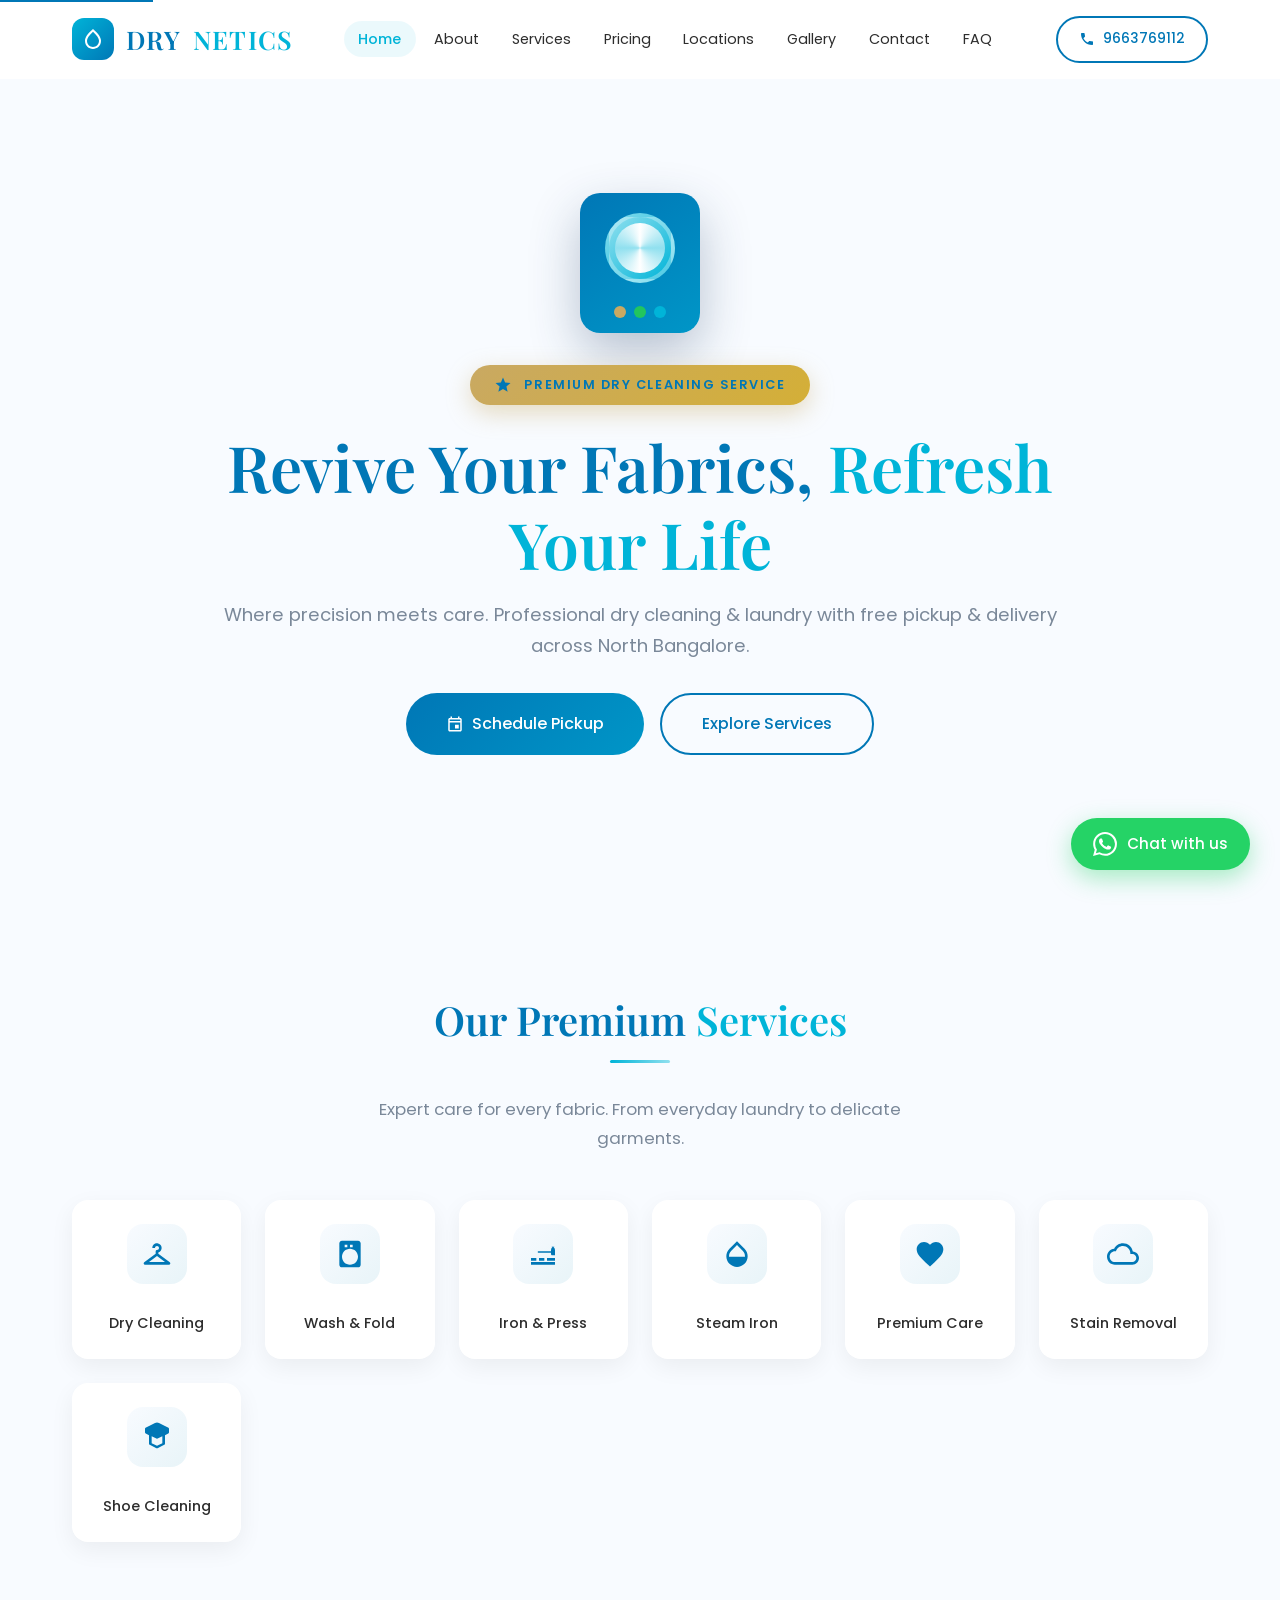
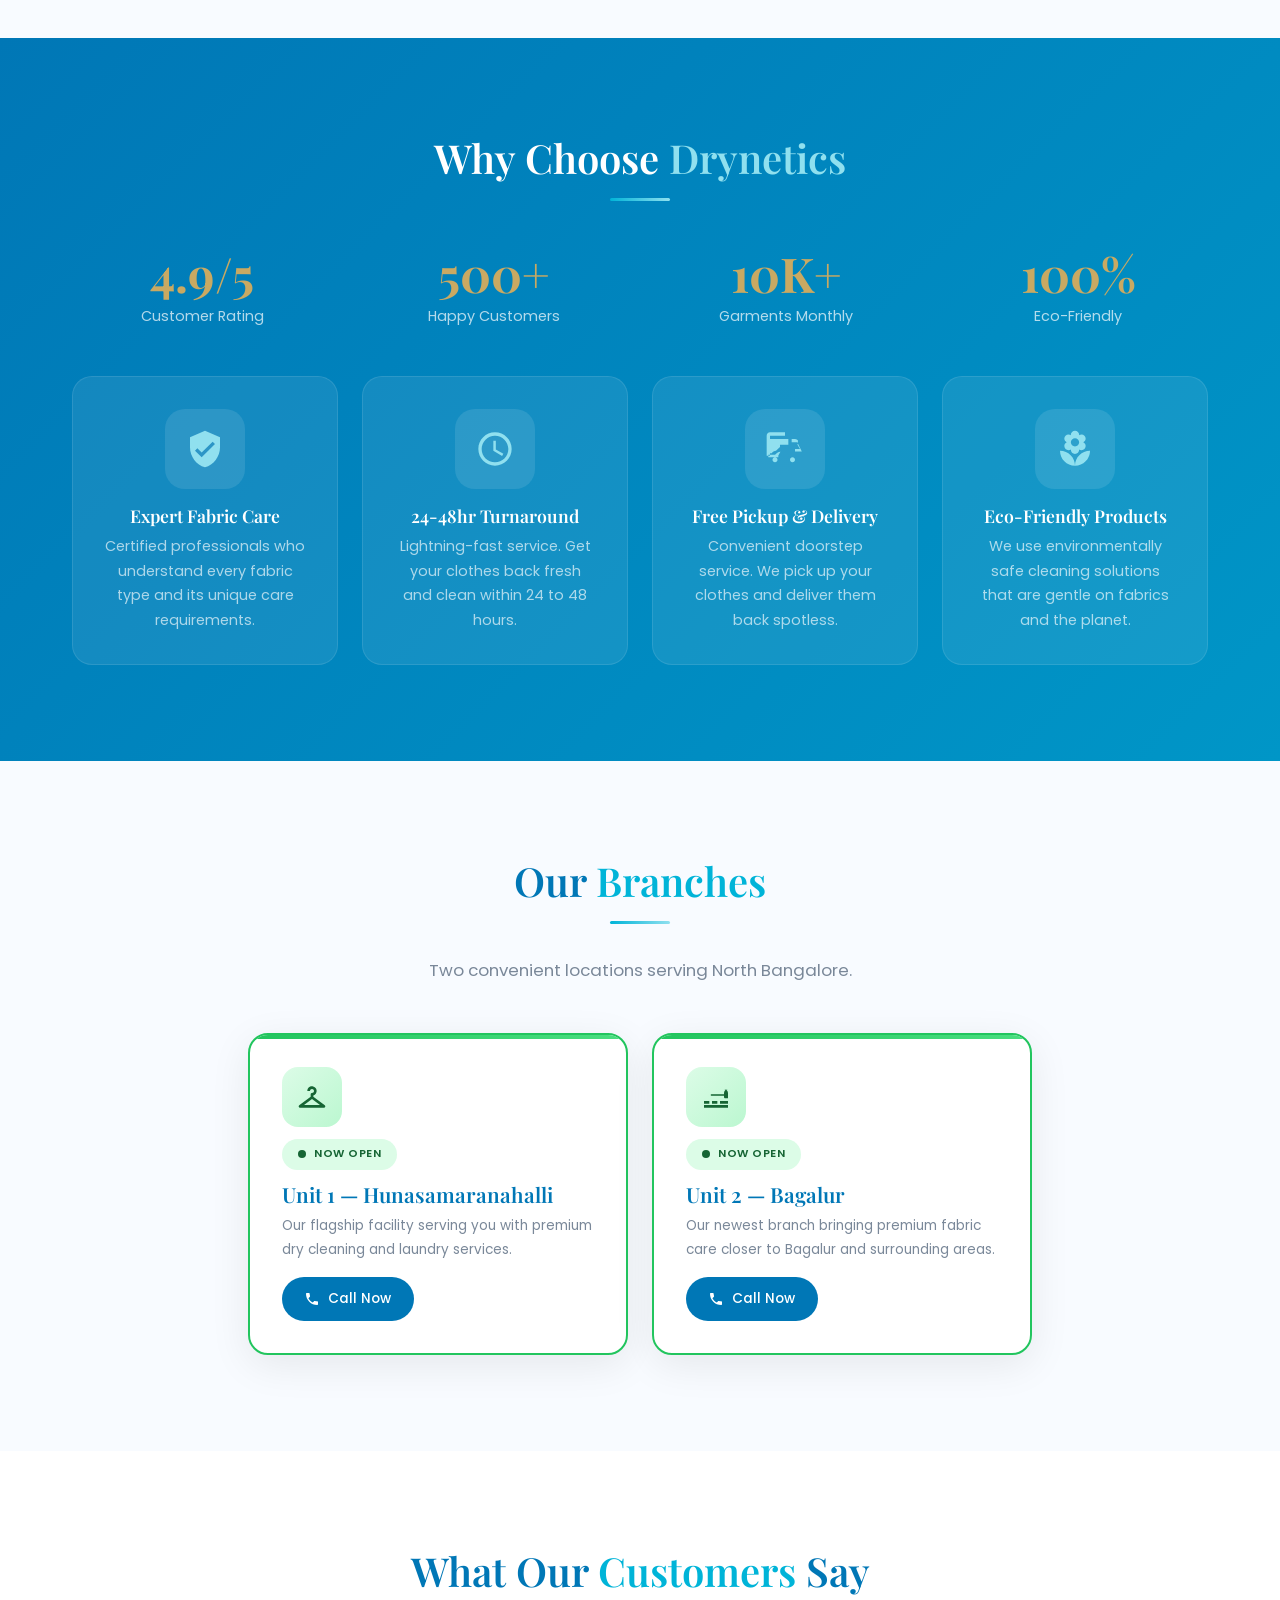
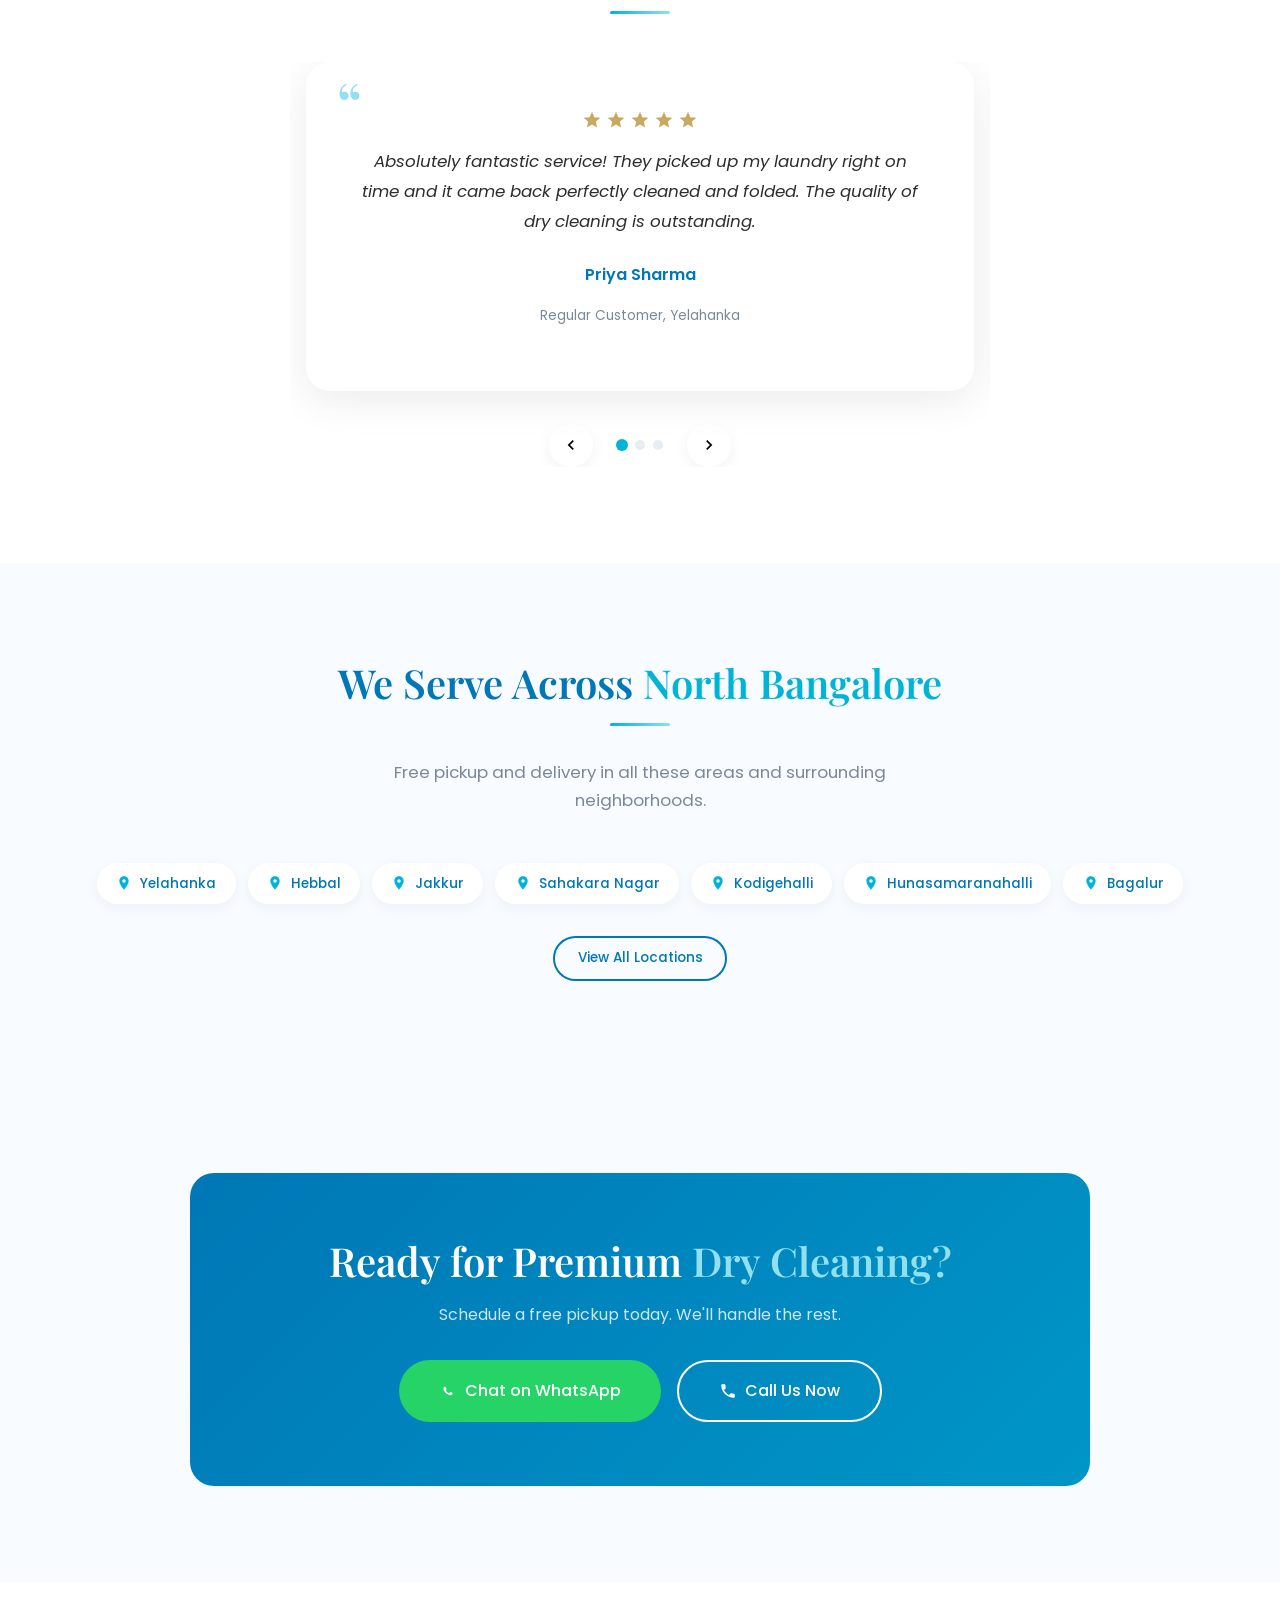
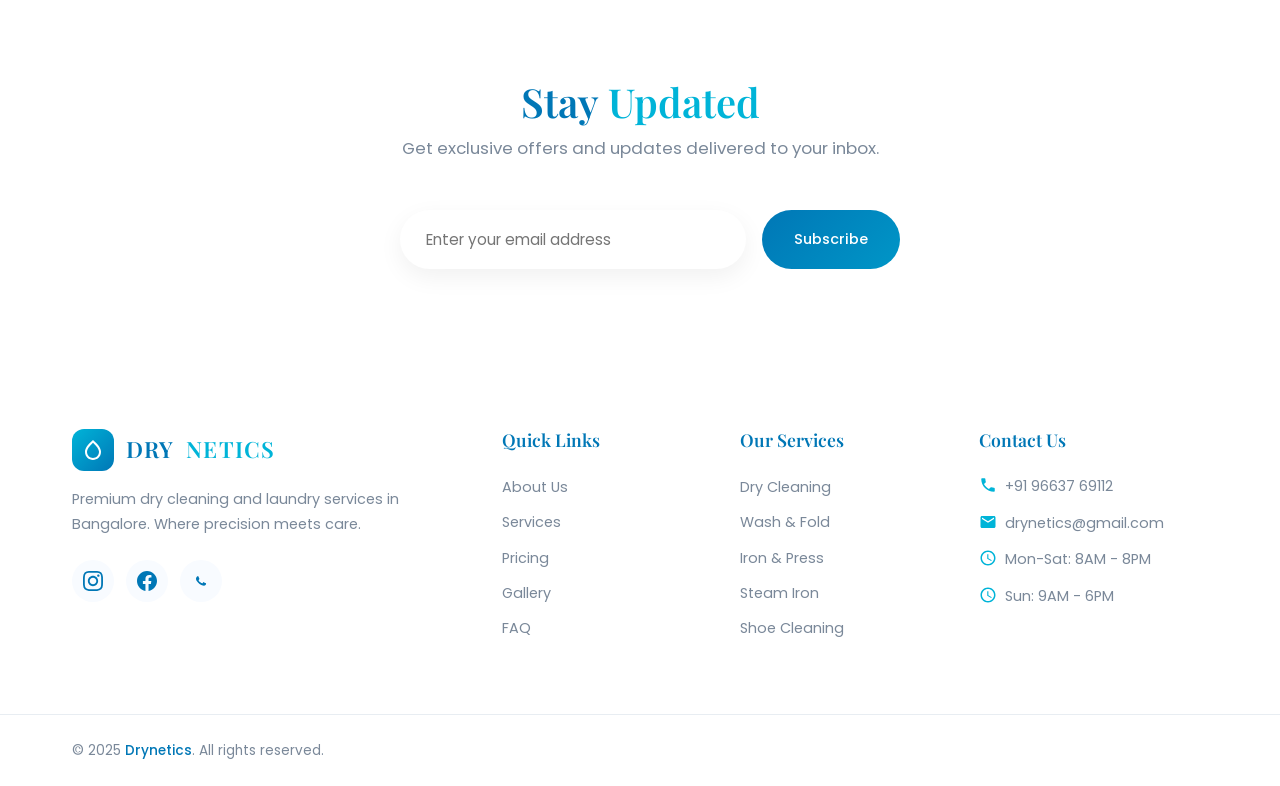
<file: index.html>
<!DOCTYPE html>
<html lang="en">
<head>
    <meta charset="UTF-8">
    <meta name="viewport" content="width=device-width, initial-scale=1.0">
    <meta name="description" content="Drynetics - Bangalore's premium dry cleaning and laundry service. Expert fabric care with free pickup & delivery across North Bangalore. Wash & Fold, Dry Cleaning, Iron & Press, and more.">
    <meta name="keywords" content="dry cleaning Bangalore, laundry service, premium dry cleaning, wash and fold, iron press, Yelahanka, Hebbal, Bagalur">
    <meta property="og:title" content="Drynetics - Premium Dry Cleaning in Bangalore">
    <meta property="og:description" content="Where precision meets care. Expert dry cleaning with free pickup & delivery across North Bangalore.">
    <meta property="og:type" content="website">
    <meta property="og:url" content="https://drynetics.com">
    <link rel="canonical" href="https://drynetics.com">
    <title>Drynetics | Premium Dry Cleaning & Laundry Service in Bangalore</title>

    <link rel="preconnect" href="https://fonts.googleapis.com">
    <link rel="preconnect" href="https://fonts.gstatic.com" crossorigin>
    <link href="https://fonts.googleapis.com/css2?family=Playfair+Display:wght@400;500;600;700&family=Poppins:wght@300;400;500;600&display=swap" rel="stylesheet">

    <link rel="stylesheet" href="css/variables.css">
    <link rel="stylesheet" href="css/reset.css">
    <link rel="stylesheet" href="css/typography.css">
    <link rel="stylesheet" href="css/layout.css">
    <link rel="stylesheet" href="css/components.css">
    <link rel="stylesheet" href="css/header.css">
    <link rel="stylesheet" href="css/footer.css">
    <link rel="stylesheet" href="css/whatsapp.css">
    <link rel="stylesheet" href="css/animations.css">
    <link rel="stylesheet" href="css/home.css">
</head>
<body>
    <a href="#main-content" class="skip-link">Skip to content</a>

    <!-- Animated Bubbles (homepage only) -->
    <div class="bubbles-bg">
        <div class="bubble"></div><div class="bubble"></div><div class="bubble"></div><div class="bubble"></div>
        <div class="bubble"></div><div class="bubble"></div><div class="bubble"></div><div class="bubble"></div>
    </div>

    <!-- HEADER -->
    <header class="site-header" id="site-header">
        <div class="header-container">
            <a href="index.html" class="logo">
                <div class="logo-icon">
                    <svg viewBox="0 0 24 24"><path d="M12 2c-5.33 4.55-8 8.48-8 11.8 0 4.98 3.8 8.2 8 8.2s8-3.22 8-8.2c0-3.32-2.67-7.25-8-11.8zm0 18c-3.35 0-6-2.57-6-6.2 0-2.34 1.95-5.44 6-9.14 4.05 3.7 6 6.79 6 9.14 0 3.63-2.65 6.2-6 6.2z"/></svg>
                </div>
                DRY<span>NETICS</span>
            </a>
            <nav class="main-nav" id="main-nav">
                <ul class="nav-list">
                    <li><a href="index.html" class="nav-link active">Home</a></li>
                    <li><a href="about.html" class="nav-link">About</a></li>
                    <li><a href="services.html" class="nav-link">Services</a></li>
                    <li><a href="pricing.html" class="nav-link">Pricing</a></li>
                    <li><a href="locations.html" class="nav-link">Locations</a></li>
                    <li><a href="gallery.html" class="nav-link">Gallery</a></li>
                    <li><a href="contact.html" class="nav-link">Contact</a></li>
                    <li><a href="faq.html" class="nav-link">FAQ</a></li>
                </ul>
                <a href="tel:+919663769112" class="mobile-phone-link">
                    <svg viewBox="0 0 24 24"><path d="M6.62 10.79c1.44 2.83 3.76 5.14 6.59 6.59l2.2-2.2c.27-.27.67-.36 1.02-.24 1.12.37 2.33.57 3.57.57.55 0 1 .45 1 1V20c0 .55-.45 1-1 1-9.39 0-17-7.61-17-17 0-.55.45-1 1-1h3.5c.55 0 1 .45 1 1 0 1.25.2 2.45.57 3.57.11.35.03.74-.25 1.02l-2.2 2.2z"/></svg>
                    Call: 9663769112
                </a>
            </nav>
            <a href="tel:+919663769112" class="header-cta">
                <svg viewBox="0 0 24 24"><path d="M6.62 10.79c1.44 2.83 3.76 5.14 6.59 6.59l2.2-2.2c.27-.27.67-.36 1.02-.24 1.12.37 2.33.57 3.57.57.55 0 1 .45 1 1V20c0 .55-.45 1-1 1-9.39 0-17-7.61-17-17 0-.55.45-1 1-1h3.5c.55 0 1 .45 1 1 0 1.25.2 2.45.57 3.57.11.35.03.74-.25 1.02l-2.2 2.2z"/></svg>
                9663769112
            </a>
            <button class="menu-toggle" id="menu-toggle" aria-label="Toggle navigation" aria-expanded="false">
                <span class="hamburger-line"></span>
                <span class="hamburger-line"></span>
                <span class="hamburger-line"></span>
            </button>
        </div>
        <div class="nav-overlay" id="nav-overlay"></div>
    </header>

    <!-- MAIN CONTENT -->
    <main id="main-content">

        <!-- HERO -->
        <section class="hero">
            <div class="hero-content">
                <div class="hero-icon">
                    <div class="washing-machine">
                        <div class="machine-buttons">
                            <div class="machine-btn"></div>
                            <div class="machine-btn"></div>
                            <div class="machine-btn"></div>
                        </div>
                    </div>
                </div>
                <div class="hero-badge">
                    <svg viewBox="0 0 24 24"><path d="M12 17.27L18.18 21l-1.64-7.03L22 9.24l-7.19-.61L12 2 9.19 8.63 2 9.24l5.46 4.73L5.82 21z"/></svg>
                    Premium Dry Cleaning Service
                </div>
                <h1>Revive Your Fabrics, <span class="text-accent">Refresh Your Life</span></h1>
                <p class="tagline">Where precision meets care. Professional dry cleaning &amp; laundry with free pickup &amp; delivery across North Bangalore.</p>
                <div class="hero-buttons">
                    <a href="contact.html" class="btn btn-primary btn-lg">
                        <svg viewBox="0 0 24 24"><path d="M19 4h-1V2h-2v2H8V2H6v2H5c-1.11 0-1.99.9-1.99 2L3 20c0 1.1.89 2 2 2h14c1.1 0 2-.9 2-2V6c0-1.1-.9-2-2-2zm0 16H5V10h14v10zm0-12H5V6h14v2zm-7 5h5v5h-5v-5z"/></svg>
                        Schedule Pickup
                    </a>
                    <a href="services.html" class="btn btn-outline btn-lg">
                        Explore Services
                    </a>
                </div>
            </div>
        </section>

        <!-- SERVICES OVERVIEW -->
        <section class="section" id="services">
            <div class="container">
                <div class="section-heading reveal">
                    <h2>Our Premium <span class="text-accent">Services</span></h2>
                    <div class="divider"></div>
                    <p>Expert care for every fabric. From everyday laundry to delicate garments.</p>
                </div>
                <div class="services-grid reveal">
                    <a href="services.html#dry-cleaning" class="service-card">
                        <div class="icon-box icon-box-primary">
                            <svg viewBox="0 0 24 24"><path d="M21.6 18.2L13 11.75v-.91c1.65-.49 2.8-2.17 2.43-4.05-.26-1.31-1.3-2.4-2.61-2.7C10.54 3.57 8.5 5.3 8.5 7.5h2c0-.83.67-1.5 1.5-1.5s1.5.67 1.5 1.5c0 .84-.69 1.52-1.53 1.5-.54-.01-.97.45-.97.99v1.76L2.4 18.2c-.77.58-.36 1.8.6 1.8h18c.96 0 1.37-1.22.6-1.8zM6 18l6-4.5 6 4.5H6z"/></svg>
                        </div>
                        <span>Dry Cleaning</span>
                    </a>
                    <a href="services.html#wash-fold" class="service-card">
                        <div class="icon-box icon-box-primary">
                            <svg viewBox="0 0 24 24"><path d="M18 2H6c-1.1 0-2 .9-2 2v16c0 1.1.9 2 2 2h12c1.1 0 2-.9 2-2V4c0-1.1-.9-2-2-2zm-6 18c-3.31 0-6-2.69-6-6s2.69-6 6-6 6 2.69 6 6-2.69 6-6 6zM8 5h2v2H8V5zm4 0h2v2h-2V5z"/></svg>
                        </div>
                        <span>Wash &amp; Fold</span>
                    </a>
                    <a href="services.html#iron-press" class="service-card">
                        <div class="icon-box icon-box-primary">
                            <svg viewBox="0 0 24 24"><path d="M21 6c-1.66 0-3 1.34-3 3v1H8.5c-.28 0-.5.22-.5.5s.22.5.5.5H18v1c0 .55.45 1 1 1h2V9c0-1.66-1.34-3-3-3zM3 18h18v2H3v-2zm0-3h4v2H3v-2zm6 0h4v2H9v-2zm6 0h6v2h-6v-2z"/></svg>
                        </div>
                        <span>Iron &amp; Press</span>
                    </a>
                    <a href="services.html#steam-iron" class="service-card">
                        <div class="icon-box icon-box-primary">
                            <svg viewBox="0 0 24 24"><path d="M17.66 8L12 2.35 6.34 8C4.78 9.56 4 11.64 4 13.64s.78 4.11 2.34 5.67 3.61 2.35 5.66 2.35 4.1-.79 5.66-2.35S20 15.64 20 13.64 19.22 9.56 17.66 8zM6 14c.01-2 .62-3.27 1.76-4.4L12 5.27l4.24 4.38C17.38 10.77 17.99 12 18 14H6z"/></svg>
                        </div>
                        <span>Steam Iron</span>
                    </a>
                    <a href="services.html#premium-care" class="service-card">
                        <div class="icon-box icon-box-primary">
                            <svg viewBox="0 0 24 24"><path d="M12 21.35l-1.45-1.32C5.4 15.36 2 12.28 2 8.5 2 5.42 4.42 3 7.5 3c1.74 0 3.41.81 4.5 2.09C13.09 3.81 14.76 3 16.5 3 19.58 3 22 5.42 22 8.5c0 3.78-3.4 6.86-8.55 11.54L12 21.35z"/></svg>
                        </div>
                        <span>Premium Care</span>
                    </a>
                    <a href="services.html#stain-removal" class="service-card">
                        <div class="icon-box icon-box-primary">
                            <svg viewBox="0 0 24 24"><path d="M19.36 10.04C18.67 6.59 15.64 4 12 4 9.11 4 6.6 5.64 5.35 8.04 2.34 8.36 0 10.91 0 14c0 3.31 2.69 6 6 6h13c2.76 0 5-2.24 5-5 0-2.64-2.05-4.78-4.64-4.96zM19 18H6c-2.21 0-4-1.79-4-4s1.79-4 4-4h.71C7.37 7.69 9.48 6 12 6c3.04 0 5.5 2.46 5.5 5.5v.5H19c1.66 0 3 1.34 3 3s-1.34 3-3 3z"/></svg>
                        </div>
                        <span>Stain Removal</span>
                    </a>
                    <a href="services.html#shoe-cleaning" class="service-card">
                        <div class="icon-box icon-box-primary">
                            <svg viewBox="0 0 24 24"><path d="M13.5 1.515a3 3 0 0 0-3 0L3.39 5.09a1 1 0 0 0-.39.79v2.62a1 1 0 0 0 .55.89l2.45 1.23V17a1 1 0 0 0 .55.89l5 2.5a1 1 0 0 0 .89 0l5-2.5A1 1 0 0 0 18 17v-6.38l2.45-1.23a1 1 0 0 0 .55-.89V5.88a1 1 0 0 0-.39-.79L13.5 1.515zM16 16.62l-4 2-4-2v-5.26l3.55 1.78a1 1 0 0 0 .9 0L16 11.36v5.26z"/></svg>
                        </div>
                        <span>Shoe Cleaning</span>
                    </a>
                </div>
            </div>
        </section>

        <!-- TRUST / STATS -->
        <section class="section section-dark" id="why-us">
            <div class="container">
                <div class="section-heading reveal">
                    <h2>Why Choose <span style="color: var(--accent-light)">Drynetics</span></h2>
                    <div class="divider"></div>
                </div>
                <div class="stats-row reveal">
                    <div class="stat-item">
                        <div class="stat-number">4.9/5</div>
                        <div class="stat-label">Customer Rating</div>
                    </div>
                    <div class="stat-item">
                        <div class="stat-number">500+</div>
                        <div class="stat-label">Happy Customers</div>
                    </div>
                    <div class="stat-item">
                        <div class="stat-number">10K+</div>
                        <div class="stat-label">Garments Monthly</div>
                    </div>
                    <div class="stat-item">
                        <div class="stat-number">100%</div>
                        <div class="stat-label">Eco-Friendly</div>
                    </div>
                </div>
                <div class="trust-grid reveal">
                    <div class="trust-card">
                        <div class="icon-box icon-box-lg">
                            <svg viewBox="0 0 24 24"><path d="M12 1L3 5v6c0 5.55 3.84 10.74 9 12 5.16-1.26 9-6.45 9-12V5l-9-4zm-2 16l-4-4 1.41-1.41L10 14.17l6.59-6.59L18 9l-8 8z"/></svg>
                        </div>
                        <h3>Expert Fabric Care</h3>
                        <p>Certified professionals who understand every fabric type and its unique care requirements.</p>
                    </div>
                    <div class="trust-card">
                        <div class="icon-box icon-box-lg">
                            <svg viewBox="0 0 24 24"><path d="M11.99 2C6.47 2 2 6.48 2 12s4.47 10 9.99 10C17.52 22 22 17.52 22 12S17.52 2 11.99 2zM12 20c-4.42 0-8-3.58-8-8s3.58-8 8-8 8 3.58 8 8-3.58 8-8 8zm.5-13H11v6l5.25 3.15.75-1.23-4.5-2.67z"/></svg>
                        </div>
                        <h3>24-48hr Turnaround</h3>
                        <p>Lightning-fast service. Get your clothes back fresh and clean within 24 to 48 hours.</p>
                    </div>
                    <div class="trust-card">
                        <div class="icon-box icon-box-lg">
                            <svg viewBox="0 0 24 24"><path d="M18 18.5c0 .83-.67 1.5-1.5 1.5S15 19.33 15 18.5s.67-1.5 1.5-1.5 1.5.67 1.5 1.5zM19.5 9.5L21 12h-3v1.5h4.08L19.37 8H16V6h2.02c.76 0 1.45.43 1.79 1.11L19.5 9.5zM7.5 18.5c0 .83-.67 1.5-1.5 1.5s-1.5-.67-1.5-1.5S5.17 17 6 17s1.5.67 1.5 1.5zM8 15.86V17H2v-1.5h4.06c.69-1.04 1.86-1.72 3.19-1.86L8 15.86zM14 9.5V6H3v8.5h1.05c.5-.87 1.44-1.5 2.53-1.5h.01l2.41-2.14V9.5h5zM12 4V2H3c-1.1 0-2 .9-2 2v12h2V4h9z"/></svg>
                        </div>
                        <h3>Free Pickup &amp; Delivery</h3>
                        <p>Convenient doorstep service. We pick up your clothes and deliver them back spotless.</p>
                    </div>
                    <div class="trust-card">
                        <div class="icon-box icon-box-lg">
                            <svg viewBox="0 0 24 24"><path d="M12 22c4.97 0 9-4.03 9-9-4.97 0-9 4.03-9 9zM5.6 10.25c0 1.38 1.12 2.5 2.5 2.5.53 0 1.01-.16 1.42-.44l-.02.19c0 1.38 1.12 2.5 2.5 2.5s2.5-1.12 2.5-2.5l-.02-.19c.4.28.89.44 1.42.44 1.38 0 2.5-1.12 2.5-2.5 0-1-.59-1.85-1.43-2.25.84-.4 1.43-1.25 1.43-2.25 0-1.38-1.12-2.5-2.5-2.5-.53 0-1.01.16-1.42.44l.02-.19C14.5 2.12 13.38 1 12 1S9.5 2.12 9.5 3.5l.02.19c-.4-.28-.89-.44-1.42-.44-1.38 0-2.5 1.12-2.5 2.5 0 1 .59 1.85 1.43 2.25-.84.4-1.43 1.25-1.43 2.25zM12 5.5c1.38 0 2.5 1.12 2.5 2.5s-1.12 2.5-2.5 2.5S9.5 9.38 9.5 8s1.12-2.5 2.5-2.5zM3 13c0 4.97 4.03 9 9 9 0-4.97-4.03-9-9-9z"/></svg>
                        </div>
                        <h3>Eco-Friendly Products</h3>
                        <p>We use environmentally safe cleaning solutions that are gentle on fabrics and the planet.</p>
                    </div>
                </div>
            </div>
        </section>

        <!-- BRANCHES -->
        <section class="section" id="branches">
            <div class="container">
                <div class="section-heading reveal">
                    <h2>Our <span class="text-accent">Branches</span></h2>
                    <div class="divider"></div>
                    <p>Two convenient locations serving North Bangalore.</p>
                </div>
                <div class="branches-row reveal">
                    <div class="branch-card">
                        <div class="icon-box icon-box-success" style="margin-bottom: 0.75rem;">
                            <svg viewBox="0 0 24 24"><path d="M21.6 18.2L13 11.75v-.91c1.65-.49 2.8-2.17 2.43-4.05-.26-1.31-1.3-2.4-2.61-2.7C10.54 3.57 8.5 5.3 8.5 7.5h2c0-.83.67-1.5 1.5-1.5s1.5.67 1.5 1.5c0 .84-.69 1.52-1.53 1.5-.54-.01-.97.45-.97.99v1.76L2.4 18.2c-.77.58-.36 1.8.6 1.8h18c.96 0 1.37-1.22.6-1.8zM6 18l6-4.5 6 4.5H6z"/></svg>
                        </div>
                        <div class="branch-status"><span class="status-dot"></span> Now Open</div>
                        <h3>Unit 1 — Hunasamaranahalli</h3>
                        <p>Our flagship facility serving you with premium dry cleaning and laundry services.</p>
                        <a href="tel:+919663769112" class="branch-cta">
                            <svg viewBox="0 0 24 24"><path d="M6.62 10.79c1.44 2.83 3.76 5.14 6.59 6.59l2.2-2.2c.27-.27.67-.36 1.02-.24 1.12.37 2.33.57 3.57.57.55 0 1 .45 1 1V20c0 .55-.45 1-1 1-9.39 0-17-7.61-17-17 0-.55.45-1 1-1h3.5c.55 0 1 .45 1 1 0 1.25.2 2.45.57 3.57.11.35.03.74-.25 1.02l-2.2 2.2z"/></svg>
                            Call Now
                        </a>
                    </div>
                    <div class="branch-card">
                        <div class="icon-box icon-box-success" style="margin-bottom: 0.75rem;">
                            <svg viewBox="0 0 24 24"><path d="M21 6c-1.66 0-3 1.34-3 3v1H8.5c-.28 0-.5.22-.5.5s.22.5.5.5H18v1c0 .55.45 1 1 1h2V9c0-1.66-1.34-3-3-3zM3 18h18v2H3v-2zm0-3h4v2H3v-2zm6 0h4v2H9v-2zm6 0h6v2h-6v-2z"/></svg>
                        </div>
                        <div class="branch-status"><span class="status-dot"></span> Now Open</div>
                        <h3>Unit 2 — Bagalur</h3>
                        <p>Our newest branch bringing premium fabric care closer to Bagalur and surrounding areas.</p>
                        <a href="tel:+919663769112" class="branch-cta">
                            <svg viewBox="0 0 24 24"><path d="M6.62 10.79c1.44 2.83 3.76 5.14 6.59 6.59l2.2-2.2c.27-.27.67-.36 1.02-.24 1.12.37 2.33.57 3.57.57.55 0 1 .45 1 1V20c0 .55-.45 1-1 1-9.39 0-17-7.61-17-17 0-.55.45-1 1-1h3.5c.55 0 1 .45 1 1 0 1.25.2 2.45.57 3.57.11.35.03.74-.25 1.02l-2.2 2.2z"/></svg>
                            Call Now
                        </a>
                    </div>
                </div>
            </div>
        </section>

        <!-- TESTIMONIALS -->
        <section class="section section-alt" id="testimonials">
            <div class="container">
                <div class="section-heading reveal">
                    <h2>What Our <span class="text-accent">Customers</span> Say</h2>
                    <div class="divider"></div>
                </div>
                <div class="testimonials-wrapper reveal">
                    <div class="testimonials-track">
                        <div class="testimonial-slide">
                            <div class="testimonial-card">
                                <div class="testimonial-stars">
                                    <svg viewBox="0 0 24 24"><path d="M12 17.27L18.18 21l-1.64-7.03L22 9.24l-7.19-.61L12 2 9.19 8.63 2 9.24l5.46 4.73L5.82 21z"/></svg>
                                    <svg viewBox="0 0 24 24"><path d="M12 17.27L18.18 21l-1.64-7.03L22 9.24l-7.19-.61L12 2 9.19 8.63 2 9.24l5.46 4.73L5.82 21z"/></svg>
                                    <svg viewBox="0 0 24 24"><path d="M12 17.27L18.18 21l-1.64-7.03L22 9.24l-7.19-.61L12 2 9.19 8.63 2 9.24l5.46 4.73L5.82 21z"/></svg>
                                    <svg viewBox="0 0 24 24"><path d="M12 17.27L18.18 21l-1.64-7.03L22 9.24l-7.19-.61L12 2 9.19 8.63 2 9.24l5.46 4.73L5.82 21z"/></svg>
                                    <svg viewBox="0 0 24 24"><path d="M12 17.27L18.18 21l-1.64-7.03L22 9.24l-7.19-.61L12 2 9.19 8.63 2 9.24l5.46 4.73L5.82 21z"/></svg>
                                </div>
                                <p class="testimonial-text">Absolutely fantastic service! They picked up my laundry right on time and it came back perfectly cleaned and folded. The quality of dry cleaning is outstanding.</p>
                                <p class="testimonial-author">Priya Sharma</p>
                                <p class="testimonial-role">Regular Customer, Yelahanka</p>
                            </div>
                        </div>
                        <div class="testimonial-slide">
                            <div class="testimonial-card">
                                <div class="testimonial-stars">
                                    <svg viewBox="0 0 24 24"><path d="M12 17.27L18.18 21l-1.64-7.03L22 9.24l-7.19-.61L12 2 9.19 8.63 2 9.24l5.46 4.73L5.82 21z"/></svg>
                                    <svg viewBox="0 0 24 24"><path d="M12 17.27L18.18 21l-1.64-7.03L22 9.24l-7.19-.61L12 2 9.19 8.63 2 9.24l5.46 4.73L5.82 21z"/></svg>
                                    <svg viewBox="0 0 24 24"><path d="M12 17.27L18.18 21l-1.64-7.03L22 9.24l-7.19-.61L12 2 9.19 8.63 2 9.24l5.46 4.73L5.82 21z"/></svg>
                                    <svg viewBox="0 0 24 24"><path d="M12 17.27L18.18 21l-1.64-7.03L22 9.24l-7.19-.61L12 2 9.19 8.63 2 9.24l5.46 4.73L5.82 21z"/></svg>
                                    <svg viewBox="0 0 24 24"><path d="M12 17.27L18.18 21l-1.64-7.03L22 9.24l-7.19-.61L12 2 9.19 8.63 2 9.24l5.46 4.73L5.82 21z"/></svg>
                                </div>
                                <p class="testimonial-text">We've been using Drynetics for our hotel linen service and the results are consistently excellent. Their corporate service is professional and reliable.</p>
                                <p class="testimonial-author">Rajesh Kumar</p>
                                <p class="testimonial-role">Hotel Manager, Hebbal</p>
                            </div>
                        </div>
                        <div class="testimonial-slide">
                            <div class="testimonial-card">
                                <div class="testimonial-stars">
                                    <svg viewBox="0 0 24 24"><path d="M12 17.27L18.18 21l-1.64-7.03L22 9.24l-7.19-.61L12 2 9.19 8.63 2 9.24l5.46 4.73L5.82 21z"/></svg>
                                    <svg viewBox="0 0 24 24"><path d="M12 17.27L18.18 21l-1.64-7.03L22 9.24l-7.19-.61L12 2 9.19 8.63 2 9.24l5.46 4.73L5.82 21z"/></svg>
                                    <svg viewBox="0 0 24 24"><path d="M12 17.27L18.18 21l-1.64-7.03L22 9.24l-7.19-.61L12 2 9.19 8.63 2 9.24l5.46 4.73L5.82 21z"/></svg>
                                    <svg viewBox="0 0 24 24"><path d="M12 17.27L18.18 21l-1.64-7.03L22 9.24l-7.19-.61L12 2 9.19 8.63 2 9.24l5.46 4.73L5.82 21z"/></svg>
                                    <svg viewBox="0 0 24 24"><path d="M12 17.27L18.18 21l-1.64-7.03L22 9.24l-7.19-.61L12 2 9.19 8.63 2 9.24l5.46 4.73L5.82 21z"/></svg>
                                </div>
                                <p class="testimonial-text">The stain removal service saved my favourite silk saree! I was amazed at how they restored it. Highly recommend Drynetics for delicate garments.</p>
                                <p class="testimonial-author">Anitha Reddy</p>
                                <p class="testimonial-role">Customer, Jakkur</p>
                            </div>
                        </div>
                    </div>
                    <div class="testimonial-nav">
                        <button class="testimonial-btn testimonial-prev" aria-label="Previous testimonial">
                            <svg viewBox="0 0 24 24"><path d="M15.41 7.41L14 6l-6 6 6 6 1.41-1.41L10.83 12z"/></svg>
                        </button>
                        <div class="testimonial-dots">
                            <button class="testimonial-dot active" aria-label="Testimonial 1"></button>
                            <button class="testimonial-dot" aria-label="Testimonial 2"></button>
                            <button class="testimonial-dot" aria-label="Testimonial 3"></button>
                        </div>
                        <button class="testimonial-btn testimonial-next" aria-label="Next testimonial">
                            <svg viewBox="0 0 24 24"><path d="M10 6L8.59 7.41 13.17 12l-4.58 4.59L10 18l6-6z"/></svg>
                        </button>
                    </div>
                </div>
            </div>
        </section>

        <!-- SERVICE AREAS -->
        <section class="section" id="areas">
            <div class="container">
                <div class="section-heading reveal">
                    <h2>We Serve Across <span class="text-accent">North Bangalore</span></h2>
                    <div class="divider"></div>
                    <p>Free pickup and delivery in all these areas and surrounding neighborhoods.</p>
                </div>
                <div class="areas-list reveal">
                    <span class="pill">
                        <svg viewBox="0 0 24 24"><path d="M12 2C8.13 2 5 5.13 5 9c0 5.25 7 13 7 13s7-7.75 7-13c0-3.87-3.13-7-7-7zm0 9.5c-1.38 0-2.5-1.12-2.5-2.5s1.12-2.5 2.5-2.5 2.5 1.12 2.5 2.5-1.12 2.5-2.5 2.5z"/></svg>
                        Yelahanka
                    </span>
                    <span class="pill">
                        <svg viewBox="0 0 24 24"><path d="M12 2C8.13 2 5 5.13 5 9c0 5.25 7 13 7 13s7-7.75 7-13c0-3.87-3.13-7-7-7zm0 9.5c-1.38 0-2.5-1.12-2.5-2.5s1.12-2.5 2.5-2.5 2.5 1.12 2.5 2.5-1.12 2.5-2.5 2.5z"/></svg>
                        Hebbal
                    </span>
                    <span class="pill">
                        <svg viewBox="0 0 24 24"><path d="M12 2C8.13 2 5 5.13 5 9c0 5.25 7 13 7 13s7-7.75 7-13c0-3.87-3.13-7-7-7zm0 9.5c-1.38 0-2.5-1.12-2.5-2.5s1.12-2.5 2.5-2.5 2.5 1.12 2.5 2.5-1.12 2.5-2.5 2.5z"/></svg>
                        Jakkur
                    </span>
                    <span class="pill">
                        <svg viewBox="0 0 24 24"><path d="M12 2C8.13 2 5 5.13 5 9c0 5.25 7 13 7 13s7-7.75 7-13c0-3.87-3.13-7-7-7zm0 9.5c-1.38 0-2.5-1.12-2.5-2.5s1.12-2.5 2.5-2.5 2.5 1.12 2.5 2.5-1.12 2.5-2.5 2.5z"/></svg>
                        Sahakara Nagar
                    </span>
                    <span class="pill">
                        <svg viewBox="0 0 24 24"><path d="M12 2C8.13 2 5 5.13 5 9c0 5.25 7 13 7 13s7-7.75 7-13c0-3.87-3.13-7-7-7zm0 9.5c-1.38 0-2.5-1.12-2.5-2.5s1.12-2.5 2.5-2.5 2.5 1.12 2.5 2.5-1.12 2.5-2.5 2.5z"/></svg>
                        Kodigehalli
                    </span>
                    <span class="pill">
                        <svg viewBox="0 0 24 24"><path d="M12 2C8.13 2 5 5.13 5 9c0 5.25 7 13 7 13s7-7.75 7-13c0-3.87-3.13-7-7-7zm0 9.5c-1.38 0-2.5-1.12-2.5-2.5s1.12-2.5 2.5-2.5 2.5 1.12 2.5 2.5-1.12 2.5-2.5 2.5z"/></svg>
                        Hunasamaranahalli
                    </span>
                    <span class="pill">
                        <svg viewBox="0 0 24 24"><path d="M12 2C8.13 2 5 5.13 5 9c0 5.25 7 13 7 13s7-7.75 7-13c0-3.87-3.13-7-7-7zm0 9.5c-1.38 0-2.5-1.12-2.5-2.5s1.12-2.5 2.5-2.5 2.5 1.12 2.5 2.5-1.12 2.5-2.5 2.5z"/></svg>
                        Bagalur
                    </span>
                </div>
                <div class="text-center">
                    <a href="locations.html" class="btn btn-outline btn-sm">View All Locations</a>
                </div>
            </div>
        </section>

        <!-- CTA -->
        <section class="section">
            <div class="container">
                <div class="cta-section reveal">
                    <h2>Ready for Premium <span style="color: var(--accent-light)">Dry Cleaning?</span></h2>
                    <p>Schedule a free pickup today. We'll handle the rest.</p>
                    <div class="cta-buttons">
                        <a href="https://wa.me/919663769112?text=Hi%20Drynetics!%20I'd%20like%20to%20schedule%20a%20pickup." class="btn btn-whatsapp btn-lg" target="_blank" rel="noopener">
                            <svg viewBox="0 0 24 24"><path d="M17.472 14.382c-.297-.149-1.758-.867-2.03-.967-.273-.099-.471-.148-.67.15-.197.297-.767.966-.94 1.164-.173.199-.347.223-.644.075-.297-.15-1.255-.463-2.39-1.475-.883-.788-1.48-1.761-1.653-2.059-.173-.297-.018-.458.13-.606.134-.133.298-.347.446-.52.149-.174.198-.298.298-.497.099-.198.05-.371-.025-.52-.075-.149-.669-1.612-.916-2.207-.242-.579-.487-.5-.669-.51-.173-.008-.371-.01-.57-.01-.198 0-.52.074-.792.372-.272.297-1.04 1.016-1.04 2.479 0 1.462 1.065 2.875 1.213 3.074.149.198 2.096 3.2 5.077 4.487.709.306 1.262.489 1.694.625.712.227 1.36.195 1.871.118.571-.085 1.758-.719 2.006-1.413.248-.694.248-1.289.173-1.413-.074-.124-.272-.198-.57-.347z"/></svg>
                            Chat on WhatsApp
                        </a>
                        <a href="tel:+919663769112" class="btn btn-outline-white btn-lg">
                            <svg viewBox="0 0 24 24"><path d="M6.62 10.79c1.44 2.83 3.76 5.14 6.59 6.59l2.2-2.2c.27-.27.67-.36 1.02-.24 1.12.37 2.33.57 3.57.57.55 0 1 .45 1 1V20c0 .55-.45 1-1 1-9.39 0-17-7.61-17-17 0-.55.45-1 1-1h3.5c.55 0 1 .45 1 1 0 1.25.2 2.45.57 3.57.11.35.03.74-.25 1.02l-2.2 2.2z"/></svg>
                            Call Us Now
                        </a>
                    </div>
                </div>
            </div>
        </section>

        <!-- NEWSLETTER -->
        <section class="section section-alt newsletter-section" id="newsletter">
            <div class="container">
                <div class="section-heading reveal">
                    <h2>Stay <span class="text-accent">Updated</span></h2>
                    <p>Get exclusive offers and updates delivered to your inbox.</p>
                </div>
                <div class="reveal">
                    <form class="newsletter-form" onsubmit="event.preventDefault(); this.querySelector('button').textContent='Thank you!'; this.querySelector('input').value='';">
                        <input type="email" placeholder="Enter your email address" required>
                        <button type="submit">Subscribe</button>
                    </form>
                </div>
            </div>
        </section>
    </main>

    <!-- WHATSAPP FLOAT -->
    <a href="https://wa.me/919663769112?text=Hi%20Drynetics!%20I'm%20interested%20in%20your%20dry%20cleaning%20services." class="whatsapp-float" target="_blank" rel="noopener" aria-label="Chat on WhatsApp">
        <svg viewBox="0 0 24 24"><path d="M17.472 14.382c-.297-.149-1.758-.867-2.03-.967-.273-.099-.471-.148-.67.15-.197.297-.767.966-.94 1.164-.173.199-.347.223-.644.075-.297-.15-1.255-.463-2.39-1.475-.883-.788-1.48-1.761-1.653-2.059-.173-.297-.018-.458.13-.606.134-.133.298-.347.446-.52.149-.174.198-.298.298-.497.099-.198.05-.371-.025-.52-.075-.149-.669-1.612-.916-2.207-.242-.579-.487-.5-.669-.51-.173-.008-.371-.01-.57-.01-.198 0-.52.074-.792.372-.272.297-1.04 1.016-1.04 2.479 0 1.462 1.065 2.875 1.213 3.074.149.198 2.096 3.2 5.077 4.487.709.306 1.262.489 1.694.625.712.227 1.36.195 1.871.118.571-.085 1.758-.719 2.006-1.413.248-.694.248-1.289.173-1.413-.074-.124-.272-.198-.57-.347m-5.421 7.403h-.004a9.87 9.87 0 01-5.031-1.378l-.361-.214-3.741.982.998-3.648-.235-.374a9.86 9.86 0 01-1.51-5.26c.001-5.45 4.436-9.884 9.888-9.884 2.64 0 5.122 1.03 6.988 2.898a9.825 9.825 0 012.893 6.994c-.003 5.45-4.437 9.884-9.885 9.884m8.413-18.297A11.815 11.815 0 0012.05 0C5.495 0 .16 5.335.157 11.892c0 2.096.547 4.142 1.588 5.945L.057 24l6.305-1.654a11.882 11.882 0 005.683 1.448h.005c6.554 0 11.89-5.335 11.893-11.893a11.821 11.821 0 00-3.48-8.413z"/></svg>
        <span>Chat with us</span>
    </a>

    <!-- FOOTER -->
    <footer class="site-footer">
        <div class="footer-top">
            <div class="footer-grid">
                <div class="footer-col footer-brand">
                    <a href="index.html" class="logo">
                        <div class="logo-icon">
                            <svg viewBox="0 0 24 24"><path d="M12 2c-5.33 4.55-8 8.48-8 11.8 0 4.98 3.8 8.2 8 8.2s8-3.22 8-8.2c0-3.32-2.67-7.25-8-11.8zm0 18c-3.35 0-6-2.57-6-6.2 0-2.34 1.95-5.44 6-9.14 4.05 3.7 6 6.79 6 9.14 0 3.63-2.65 6.2-6 6.2z"/></svg>
                        </div>
                        DRY<span>NETICS</span>
                    </a>
                    <p>Premium dry cleaning and laundry services in Bangalore. Where precision meets care.</p>
                    <div class="footer-social">
                        <a href="#" aria-label="Instagram">
                            <svg viewBox="0 0 24 24"><path d="M12 2.163c3.204 0 3.584.012 4.85.07 3.252.148 4.771 1.691 4.919 4.919.058 1.265.069 1.645.069 4.849 0 3.205-.012 3.584-.069 4.849-.149 3.225-1.664 4.771-4.919 4.919-1.266.058-1.644.07-4.85.07-3.204 0-3.584-.012-4.849-.07-3.26-.149-4.771-1.699-4.919-4.92-.058-1.265-.07-1.644-.07-4.849 0-3.204.013-3.583.07-4.849.149-3.227 1.664-4.771 4.919-4.919 1.266-.057 1.645-.069 4.849-.069zm0-2.163c-3.259 0-3.667.014-4.947.072-4.358.2-6.78 2.618-6.98 6.98-.059 1.281-.073 1.689-.073 4.948 0 3.259.014 3.668.072 4.948.2 4.358 2.618 6.78 6.98 6.98 1.281.058 1.689.072 4.948.072 3.259 0 3.668-.014 4.948-.072 4.354-.2 6.782-2.618 6.979-6.98.059-1.28.073-1.689.073-4.948 0-3.259-.014-3.667-.072-4.947-.196-4.354-2.617-6.78-6.979-6.98-1.281-.059-1.69-.073-4.949-.073zm0 5.838c-3.403 0-6.162 2.759-6.162 6.162s2.759 6.163 6.162 6.163 6.162-2.759 6.162-6.163c0-3.403-2.759-6.162-6.162-6.162zm0 10.162c-2.209 0-4-1.79-4-4 0-2.209 1.791-4 4-4s4 1.791 4 4c0 2.21-1.791 4-4 4zm6.406-11.845c-.796 0-1.441.645-1.441 1.44s.645 1.44 1.441 1.44c.795 0 1.439-.645 1.439-1.44s-.644-1.44-1.439-1.44z"/></svg>
                        </a>
                        <a href="#" aria-label="Facebook">
                            <svg viewBox="0 0 24 24"><path d="M24 12.073c0-6.627-5.373-12-12-12s-12 5.373-12 12c0 5.99 4.388 10.954 10.125 11.854v-8.385H7.078v-3.47h3.047V9.43c0-3.007 1.792-4.669 4.533-4.669 1.312 0 2.686.235 2.686.235v2.953H15.83c-1.491 0-1.956.925-1.956 1.874v2.25h3.328l-.532 3.47h-2.796v8.385C19.612 23.027 24 18.062 24 12.073z"/></svg>
                        </a>
                        <a href="https://wa.me/919663769112" target="_blank" rel="noopener" aria-label="WhatsApp">
                            <svg viewBox="0 0 24 24"><path d="M17.472 14.382c-.297-.149-1.758-.867-2.03-.967-.273-.099-.471-.148-.67.15-.197.297-.767.966-.94 1.164-.173.199-.347.223-.644.075-.297-.15-1.255-.463-2.39-1.475-.883-.788-1.48-1.761-1.653-2.059-.173-.297-.018-.458.13-.606.134-.133.298-.347.446-.52.149-.174.198-.298.298-.497.099-.198.05-.371-.025-.52-.075-.149-.669-1.612-.916-2.207-.242-.579-.487-.5-.669-.51-.173-.008-.371-.01-.57-.01-.198 0-.52.074-.792.372-.272.297-1.04 1.016-1.04 2.479 0 1.462 1.065 2.875 1.213 3.074.149.198 2.096 3.2 5.077 4.487.709.306 1.262.489 1.694.625.712.227 1.36.195 1.871.118.571-.085 1.758-.719 2.006-1.413.248-.694.248-1.289.173-1.413-.074-.124-.272-.198-.57-.347z"/></svg>
                        </a>
                    </div>
                </div>
                <div class="footer-col">
                    <h4>Quick Links</h4>
                    <ul>
                        <li><a href="about.html">About Us</a></li>
                        <li><a href="services.html">Services</a></li>
                        <li><a href="pricing.html">Pricing</a></li>
                        <li><a href="gallery.html">Gallery</a></li>
                        <li><a href="faq.html">FAQ</a></li>
                    </ul>
                </div>
                <div class="footer-col">
                    <h4>Our Services</h4>
                    <ul>
                        <li><a href="services.html#dry-cleaning">Dry Cleaning</a></li>
                        <li><a href="services.html#wash-fold">Wash &amp; Fold</a></li>
                        <li><a href="services.html#iron-press">Iron &amp; Press</a></li>
                        <li><a href="services.html#steam-iron">Steam Iron</a></li>
                        <li><a href="services.html#shoe-cleaning">Shoe Cleaning</a></li>
                    </ul>
                </div>
                <div class="footer-col footer-contact-info">
                    <h4>Contact Us</h4>
                    <p>
                        <svg viewBox="0 0 24 24"><path d="M6.62 10.79c1.44 2.83 3.76 5.14 6.59 6.59l2.2-2.2c.27-.27.67-.36 1.02-.24 1.12.37 2.33.57 3.57.57.55 0 1 .45 1 1V20c0 .55-.45 1-1 1-9.39 0-17-7.61-17-17 0-.55.45-1 1-1h3.5c.55 0 1 .45 1 1 0 1.25.2 2.45.57 3.57.11.35.03.74-.25 1.02l-2.2 2.2z"/></svg>
                        <a href="tel:+919663769112">+91 96637 69112</a>
                    </p>
                    <p>
                        <svg viewBox="0 0 24 24"><path d="M20 4H4c-1.1 0-1.99.9-1.99 2L2 18c0 1.1.9 2 2 2h16c1.1 0 2-.9 2-2V6c0-1.1-.9-2-2-2zm0 4l-8 5-8-5V6l8 5 8-5v2z"/></svg>
                        <a href="mailto:drynetics@gmail.com">drynetics@gmail.com</a>
                    </p>
                    <p>
                        <svg viewBox="0 0 24 24"><path d="M11.99 2C6.47 2 2 6.48 2 12s4.47 10 9.99 10C17.52 22 22 17.52 22 12S17.52 2 11.99 2zM12 20c-4.42 0-8-3.58-8-8s3.58-8 8-8 8 3.58 8 8-3.58 8-8 8zm.5-13H11v6l5.25 3.15.75-1.23-4.5-2.67z"/></svg>
                        Mon-Sat: 8AM - 8PM
                    </p>
                    <p>
                        <svg viewBox="0 0 24 24"><path d="M11.99 2C6.47 2 2 6.48 2 12s4.47 10 9.99 10C17.52 22 22 17.52 22 12S17.52 2 11.99 2zM12 20c-4.42 0-8-3.58-8-8s3.58-8 8-8 8 3.58 8 8-3.58 8-8 8zm.5-13H11v6l5.25 3.15.75-1.23-4.5-2.67z"/></svg>
                        Sun: 9AM - 6PM
                    </p>
                </div>
            </div>
        </div>
        <div class="footer-bottom">
            <p>&copy; 2025 <a href="index.html">Drynetics</a>. All rights reserved.</p>
        </div>
    </footer>

    <script src="js/main.js"></script>
    <script src="js/scroll-reveal.js"></script>
    <script src="js/testimonials.js"></script>
</body>
</html>
</file>
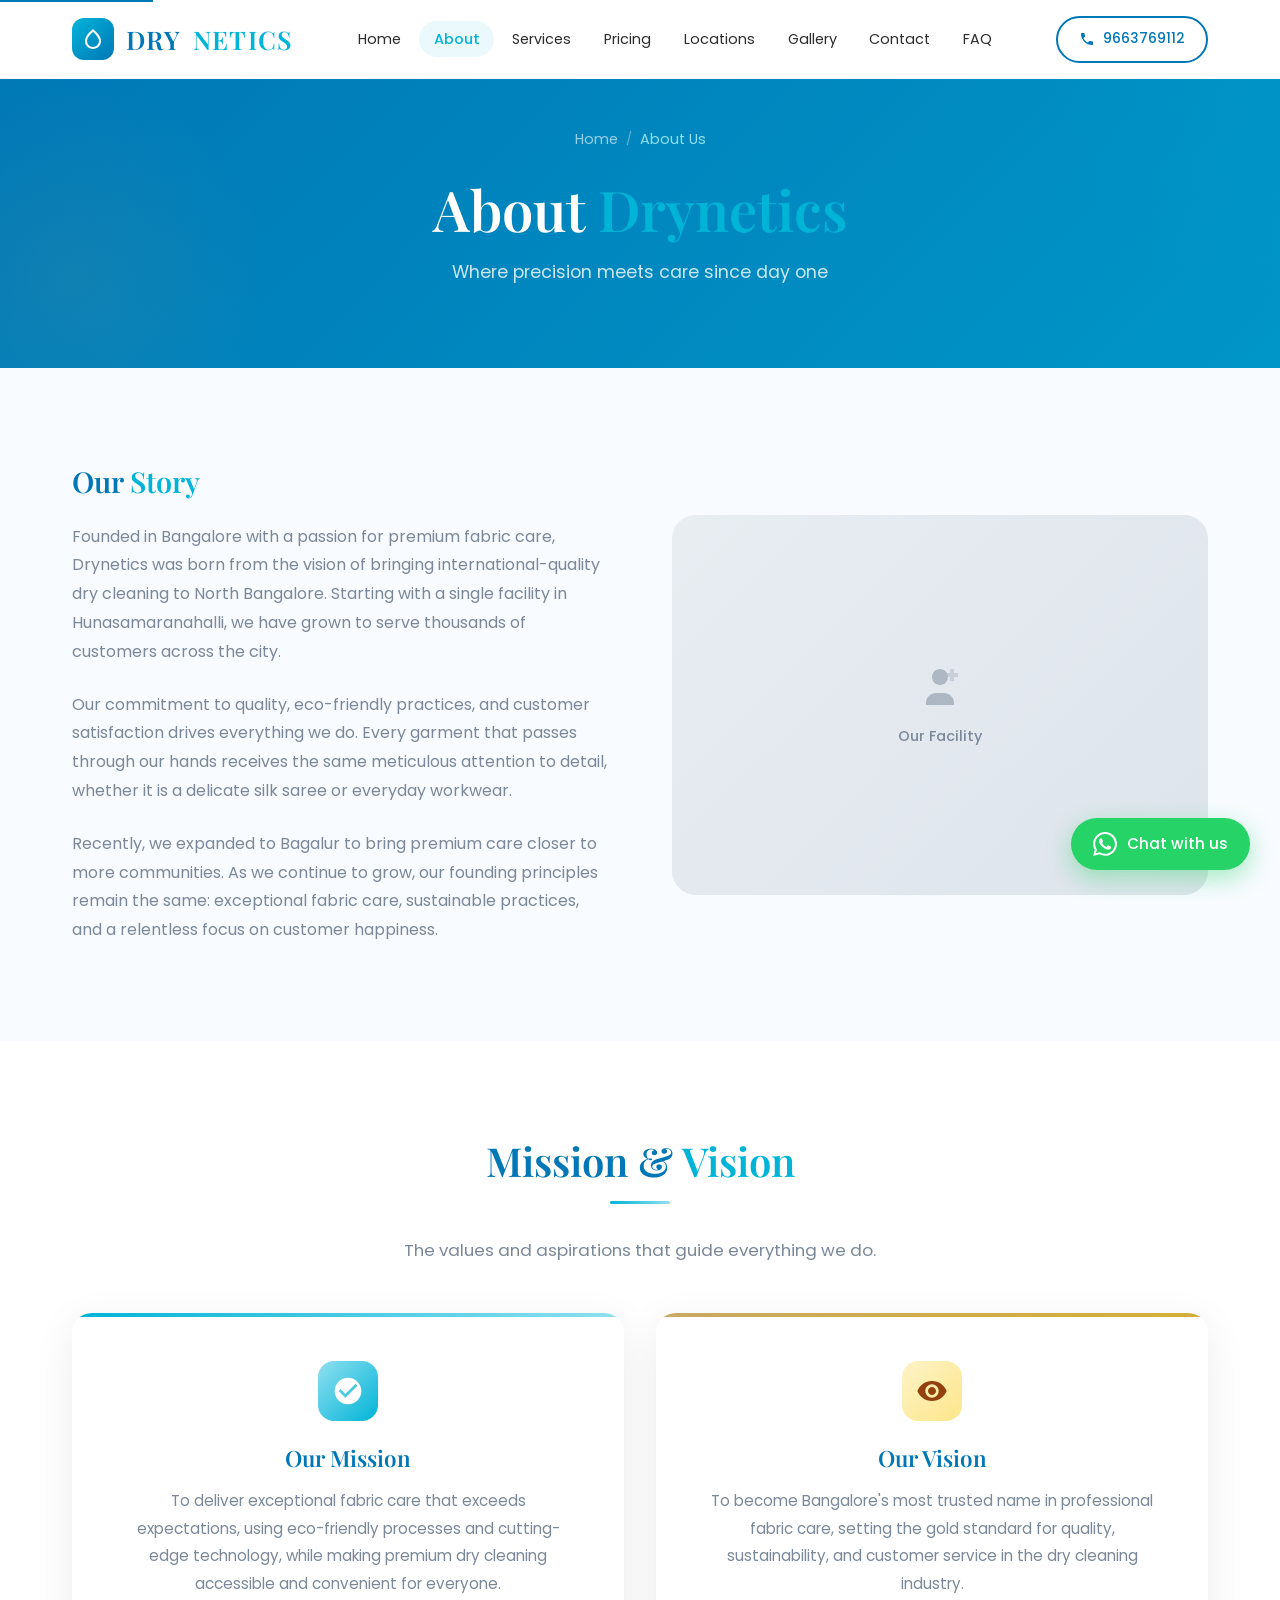
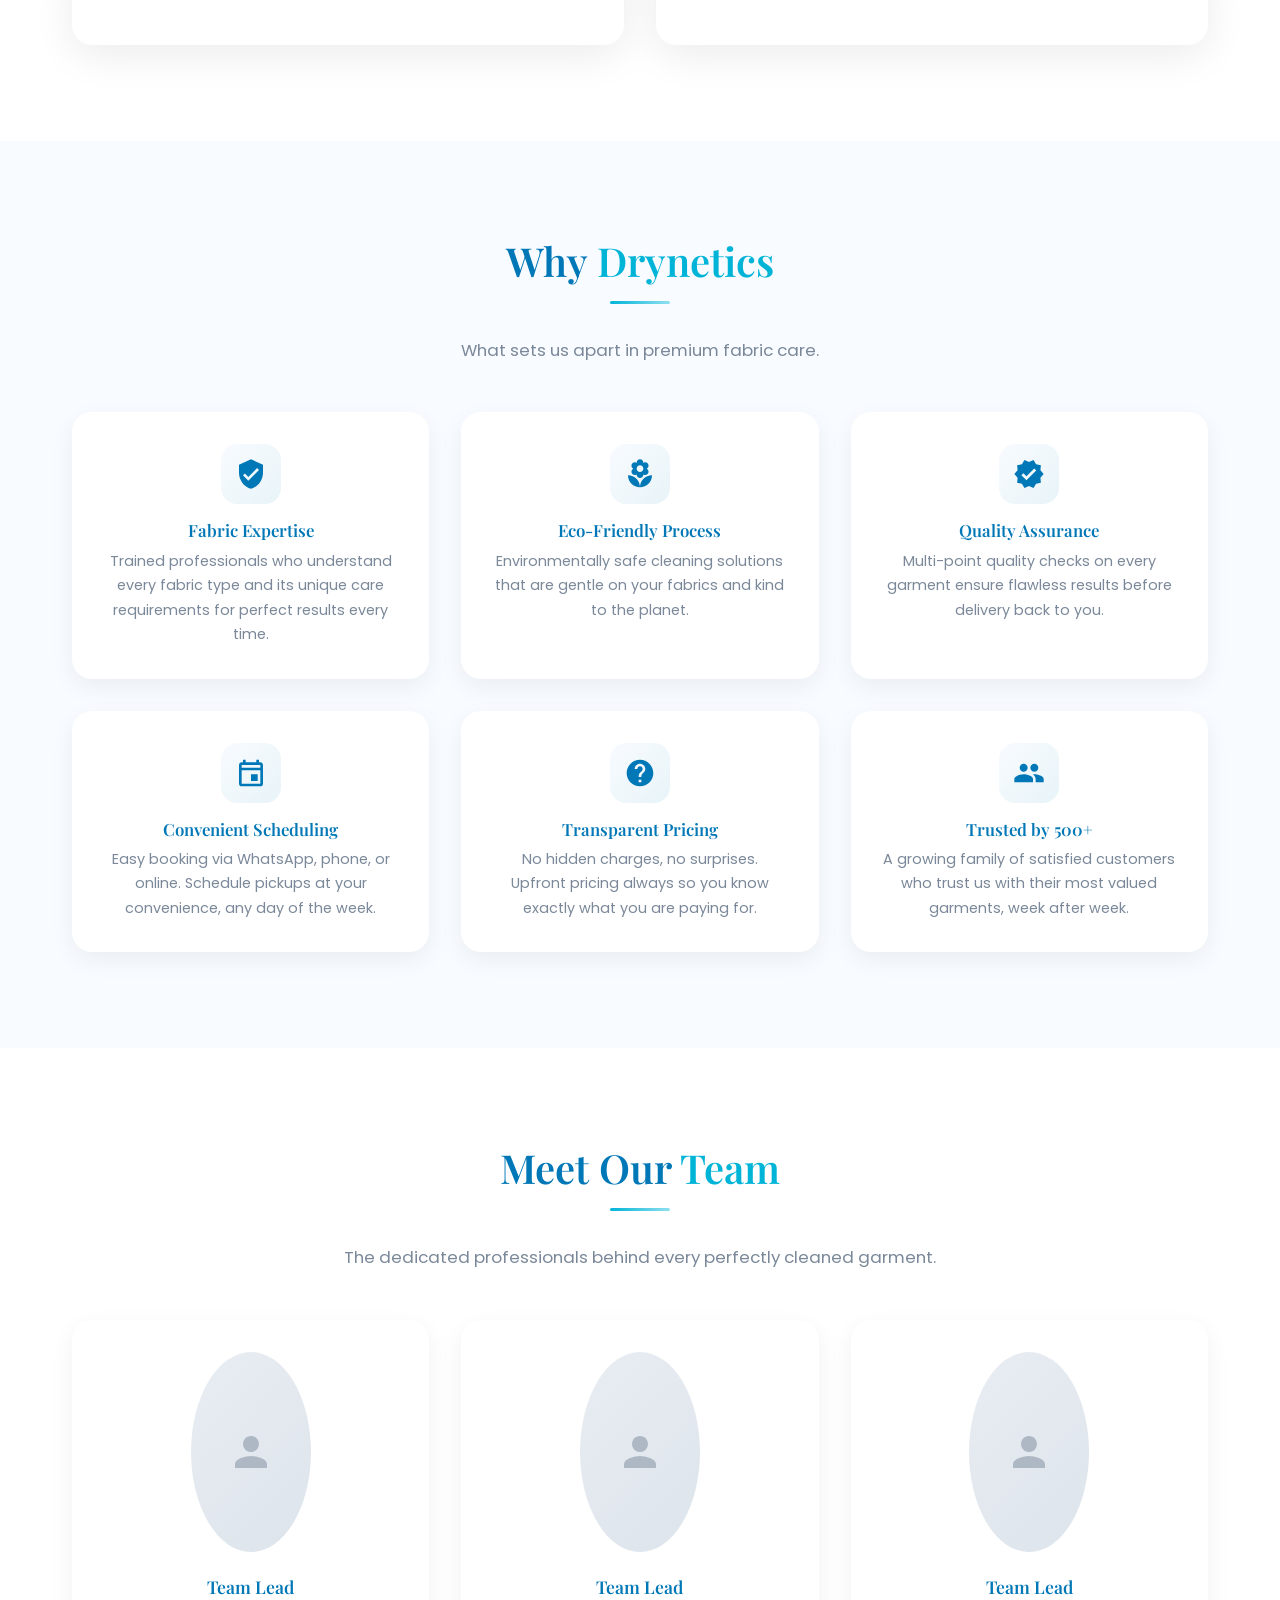
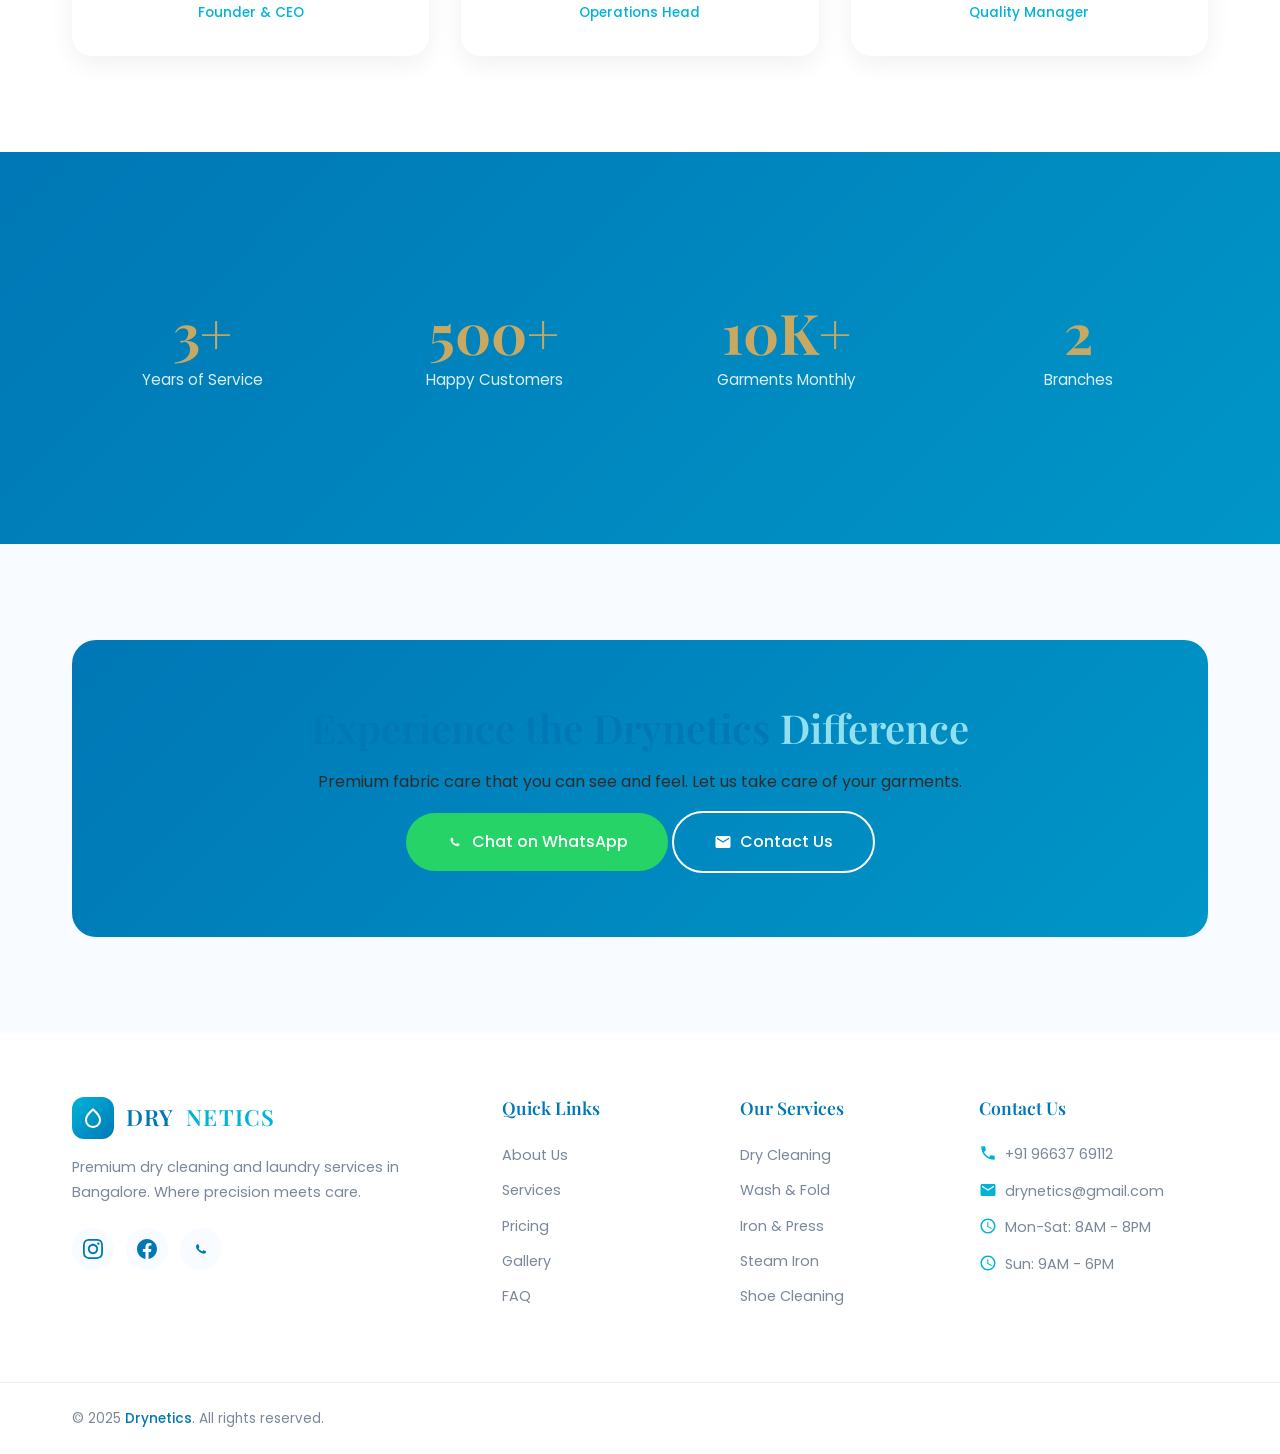
<file: about.html>
<!DOCTYPE html>
<html lang="en">
<head>
    <meta charset="UTF-8">
    <meta name="viewport" content="width=device-width, initial-scale=1.0">
    <meta name="description" content="Learn about Drynetics - Bangalore's premium dry cleaning service. Our story, mission, values, and the team behind North Bangalore's most trusted fabric care brand.">
    <meta name="keywords" content="about Drynetics, dry cleaning Bangalore, premium laundry service, eco-friendly dry cleaning, North Bangalore, fabric care experts">
    <meta property="og:title" content="About Drynetics - Premium Dry Cleaning in Bangalore">
    <meta property="og:description" content="Where precision meets care since day one. Discover the story, mission, and team behind Bangalore's trusted dry cleaning brand.">
    <meta property="og:type" content="website">
    <meta property="og:url" content="https://drynetics.com/about">
    <link rel="canonical" href="https://drynetics.com/about">
    <title>About Us | Drynetics - Premium Dry Cleaning &amp; Laundry Service in Bangalore</title>

    <link rel="preconnect" href="https://fonts.googleapis.com">
    <link rel="preconnect" href="https://fonts.gstatic.com" crossorigin>
    <link href="https://fonts.googleapis.com/css2?family=Playfair+Display:wght@400;500;600;700&family=Poppins:wght@300;400;500;600&display=swap" rel="stylesheet">

    <link rel="stylesheet" href="css/variables.css">
    <link rel="stylesheet" href="css/reset.css">
    <link rel="stylesheet" href="css/typography.css">
    <link rel="stylesheet" href="css/layout.css">
    <link rel="stylesheet" href="css/components.css">
    <link rel="stylesheet" href="css/header.css">
    <link rel="stylesheet" href="css/footer.css">
    <link rel="stylesheet" href="css/whatsapp.css">
    <link rel="stylesheet" href="css/animations.css">
    <link rel="stylesheet" href="css/about.css">
</head>
<body>
    <a href="#main-content" class="skip-link">Skip to content</a>

    <!-- HEADER -->
    <header class="site-header" id="site-header">
        <div class="header-container">
            <a href="index.html" class="logo">
                <div class="logo-icon">
                    <svg viewBox="0 0 24 24"><path d="M12 2c-5.33 4.55-8 8.48-8 11.8 0 4.98 3.8 8.2 8 8.2s8-3.22 8-8.2c0-3.32-2.67-7.25-8-11.8zm0 18c-3.35 0-6-2.57-6-6.2 0-2.34 1.95-5.44 6-9.14 4.05 3.7 6 6.79 6 9.14 0 3.63-2.65 6.2-6 6.2z"/></svg>
                </div>
                DRY<span>NETICS</span>
            </a>
            <nav class="main-nav" id="main-nav">
                <ul class="nav-list">
                    <li><a href="index.html" class="nav-link">Home</a></li>
                    <li><a href="about.html" class="nav-link active">About</a></li>
                    <li><a href="services.html" class="nav-link">Services</a></li>
                    <li><a href="pricing.html" class="nav-link">Pricing</a></li>
                    <li><a href="locations.html" class="nav-link">Locations</a></li>
                    <li><a href="gallery.html" class="nav-link">Gallery</a></li>
                    <li><a href="contact.html" class="nav-link">Contact</a></li>
                    <li><a href="faq.html" class="nav-link">FAQ</a></li>
                </ul>
                <a href="tel:+919663769112" class="mobile-phone-link">
                    <svg viewBox="0 0 24 24"><path d="M6.62 10.79c1.44 2.83 3.76 5.14 6.59 6.59l2.2-2.2c.27-.27.67-.36 1.02-.24 1.12.37 2.33.57 3.57.57.55 0 1 .45 1 1V20c0 .55-.45 1-1 1-9.39 0-17-7.61-17-17 0-.55.45-1 1-1h3.5c.55 0 1 .45 1 1 0 1.25.2 2.45.57 3.57.11.35.03.74-.25 1.02l-2.2 2.2z"/></svg>
                    Call: 9663769112
                </a>
            </nav>
            <a href="tel:+919663769112" class="header-cta">
                <svg viewBox="0 0 24 24"><path d="M6.62 10.79c1.44 2.83 3.76 5.14 6.59 6.59l2.2-2.2c.27-.27.67-.36 1.02-.24 1.12.37 2.33.57 3.57.57.55 0 1 .45 1 1V20c0 .55-.45 1-1 1-9.39 0-17-7.61-17-17 0-.55.45-1 1-1h3.5c.55 0 1 .45 1 1 0 1.25.2 2.45.57 3.57.11.35.03.74-.25 1.02l-2.2 2.2z"/></svg>
                9663769112
            </a>
            <button class="menu-toggle" id="menu-toggle" aria-label="Toggle navigation" aria-expanded="false">
                <span class="hamburger-line"></span>
                <span class="hamburger-line"></span>
                <span class="hamburger-line"></span>
            </button>
        </div>
        <div class="nav-overlay" id="nav-overlay"></div>
    </header>

    <!-- MAIN CONTENT -->
    <main id="main-content">

        <!-- PAGE HERO -->
        <section class="page-hero">
            <div class="breadcrumb">
                <a href="index.html">Home</a>
                <span>/</span>
                <span class="current">About Us</span>
            </div>
            <h1>About <span class="text-accent">Drynetics</span></h1>
            <p>Where precision meets care since day one</p>
        </section>

        <!-- COMPANY STORY -->
        <section class="section" id="our-story">
            <div class="container">
                <div class="story-grid">
                    <div class="story-content reveal-left">
                        <h3>Our <span class="text-accent">Story</span></h3>
                        <p>Founded in Bangalore with a passion for premium fabric care, Drynetics was born from the vision of bringing international-quality dry cleaning to North Bangalore. Starting with a single facility in Hunasamaranahalli, we have grown to serve thousands of customers across the city.</p>
                        <p>Our commitment to quality, eco-friendly practices, and customer satisfaction drives everything we do. Every garment that passes through our hands receives the same meticulous attention to detail, whether it is a delicate silk saree or everyday workwear.</p>
                        <p>Recently, we expanded to Bagalur to bring premium care closer to more communities. As we continue to grow, our founding principles remain the same: exceptional fabric care, sustainable practices, and a relentless focus on customer happiness.</p>
                    </div>
                    <div class="story-image reveal-right">
                        <div class="img-placeholder">
                            <svg viewBox="0 0 24 24"><path d="M12 12c2.21 0 4-1.79 4-4s-1.79-4-4-4-4 1.79-4 4 1.79 4 4 4zm-7 9c0-2.76 2.24-5 5-5h4c2.76 0 5 2.24 5 5v1H5v-1z"/><path d="M21 6h-2V4h-2v2h-2v2h2v2h2V8h2z" opacity=".5"/></svg>
                            <span>Our Facility</span>
                        </div>
                    </div>
                </div>
            </div>
        </section>

        <!-- MISSION & VISION -->
        <section class="section section-alt" id="mission-vision">
            <div class="container">
                <div class="section-heading reveal">
                    <h2>Mission &amp; <span class="text-accent">Vision</span></h2>
                    <div class="divider"></div>
                    <p>The values and aspirations that guide everything we do.</p>
                </div>
                <div class="mv-grid reveal">
                    <div class="mv-card mission">
                        <div class="icon-box icon-box-accent">
                            <svg viewBox="0 0 24 24"><path d="M12 2C6.48 2 2 6.48 2 12s4.48 10 10 10 10-4.48 10-10S17.52 2 12 2zm-2 15l-5-5 1.41-1.41L10 14.17l7.59-7.59L19 8l-9 9z"/></svg>
                        </div>
                        <h3>Our Mission</h3>
                        <p>To deliver exceptional fabric care that exceeds expectations, using eco-friendly processes and cutting-edge technology, while making premium dry cleaning accessible and convenient for everyone.</p>
                    </div>
                    <div class="mv-card vision">
                        <div class="icon-box icon-box-gold">
                            <svg viewBox="0 0 24 24"><path d="M12 4.5C7 4.5 2.73 7.61 1 12c1.73 4.39 6 7.5 11 7.5s9.27-3.11 11-7.5c-1.73-4.39-6-7.5-11-7.5zM12 17c-2.76 0-5-2.24-5-5s2.24-5 5-5 5 2.24 5 5-2.24 5-5 5zm0-8c-1.66 0-3 1.34-3 3s1.34 3 3 3 3-1.34 3-3-1.34-3-3-3z"/></svg>
                        </div>
                        <h3>Our Vision</h3>
                        <p>To become Bangalore's most trusted name in professional fabric care, setting the gold standard for quality, sustainability, and customer service in the dry cleaning industry.</p>
                    </div>
                </div>
            </div>
        </section>

        <!-- WHY DRYNETICS (USPs) -->
        <section class="section" id="why-drynetics">
            <div class="container">
                <div class="section-heading reveal">
                    <h2>Why <span class="text-accent">Drynetics</span></h2>
                    <div class="divider"></div>
                    <p>What sets us apart in premium fabric care.</p>
                </div>
                <div class="usp-grid">
                    <div class="usp-item reveal reveal-delay-1">
                        <div class="icon-box icon-box-primary">
                            <svg viewBox="0 0 24 24"><path d="M12 1L3 5v6c0 5.55 3.84 10.74 9 12 5.16-1.26 9-6.45 9-12V5l-9-4zm-2 16l-4-4 1.41-1.41L10 14.17l6.59-6.59L18 9l-8 8z"/></svg>
                        </div>
                        <h4>Fabric Expertise</h4>
                        <p>Trained professionals who understand every fabric type and its unique care requirements for perfect results every time.</p>
                    </div>
                    <div class="usp-item reveal reveal-delay-2">
                        <div class="icon-box icon-box-primary">
                            <svg viewBox="0 0 24 24"><path d="M12 22c4.97 0 9-4.03 9-9-4.97 0-9 4.03-9 9zM5.6 10.25c0 1.38 1.12 2.5 2.5 2.5.53 0 1.01-.16 1.42-.44l-.02.19c0 1.38 1.12 2.5 2.5 2.5s2.5-1.12 2.5-2.5l-.02-.19c.4.28.89.44 1.42.44 1.38 0 2.5-1.12 2.5-2.5 0-1-.59-1.85-1.43-2.25.84-.4 1.43-1.25 1.43-2.25 0-1.38-1.12-2.5-2.5-2.5-.53 0-1.01.16-1.42.44l.02-.19C14.5 2.12 13.38 1 12 1S9.5 2.12 9.5 3.5l.02.19c-.4-.28-.89-.44-1.42-.44-1.38 0-2.5 1.12-2.5 2.5 0 1 .59 1.85 1.43 2.25-.84.4-1.43 1.25-1.43 2.25zM12 5.5c1.38 0 2.5 1.12 2.5 2.5s-1.12 2.5-2.5 2.5S9.5 9.38 9.5 8s1.12-2.5 2.5-2.5zM3 13c0 4.97 4.03 9 9 9 0-4.97-4.03-9-9-9z"/></svg>
                        </div>
                        <h4>Eco-Friendly Process</h4>
                        <p>Environmentally safe cleaning solutions that are gentle on your fabrics and kind to the planet.</p>
                    </div>
                    <div class="usp-item reveal reveal-delay-3">
                        <div class="icon-box icon-box-primary">
                            <svg viewBox="0 0 24 24"><path d="M23 12l-2.44-2.79.34-3.69-3.61-.82-1.89-3.2L12 2.96 8.6 1.5 6.71 4.69 3.1 5.5l.34 3.7L1 12l2.44 2.79-.34 3.7 3.61.82 1.89 3.2L12 21.04l3.4 1.46 1.89-3.2 3.61-.82-.34-3.69L23 12zm-12.91 4.72l-3.8-3.81 1.48-1.48 2.32 2.33 5.85-5.87 1.48 1.48-7.33 7.35z"/></svg>
                        </div>
                        <h4>Quality Assurance</h4>
                        <p>Multi-point quality checks on every garment ensure flawless results before delivery back to you.</p>
                    </div>
                    <div class="usp-item reveal reveal-delay-1">
                        <div class="icon-box icon-box-primary">
                            <svg viewBox="0 0 24 24"><path d="M19 4h-1V2h-2v2H8V2H6v2H5c-1.11 0-1.99.9-1.99 2L3 20c0 1.1.89 2 2 2h14c1.1 0 2-.9 2-2V6c0-1.1-.9-2-2-2zm0 16H5V10h14v10zm0-12H5V6h14v2zm-7 5h5v5h-5v-5z"/></svg>
                        </div>
                        <h4>Convenient Scheduling</h4>
                        <p>Easy booking via WhatsApp, phone, or online. Schedule pickups at your convenience, any day of the week.</p>
                    </div>
                    <div class="usp-item reveal reveal-delay-2">
                        <div class="icon-box icon-box-primary">
                            <svg viewBox="0 0 24 24"><path d="M12 2C6.48 2 2 6.48 2 12s4.48 10 10 10 10-4.48 10-10S17.52 2 12 2zm1 17h-2v-2h2v2zm2.07-7.75l-.9.92C13.45 12.9 13 13.5 13 15h-2v-.5c0-1.1.45-2.1 1.17-2.83l1.24-1.26c.37-.36.59-.86.59-1.41 0-1.1-.9-2-2-2s-2 .9-2 2H8c0-2.21 1.79-4 4-4s4 1.79 4 4c0 .88-.36 1.68-.93 2.25z"/></svg>
                        </div>
                        <h4>Transparent Pricing</h4>
                        <p>No hidden charges, no surprises. Upfront pricing always so you know exactly what you are paying for.</p>
                    </div>
                    <div class="usp-item reveal reveal-delay-3">
                        <div class="icon-box icon-box-primary">
                            <svg viewBox="0 0 24 24"><path d="M16 11c1.66 0 2.99-1.34 2.99-3S17.66 5 16 5c-1.66 0-3 1.34-3 3s1.34 3 3 3zm-8 0c1.66 0 2.99-1.34 2.99-3S9.66 5 8 5C6.34 5 5 6.34 5 8s1.34 3 3 3zm0 2c-2.33 0-7 1.17-7 3.5V19h14v-2.5c0-2.33-4.67-3.5-7-3.5zm8 0c-.29 0-.62.02-.97.05 1.16.84 1.97 1.97 1.97 3.45V19h6v-2.5c0-2.33-4.67-3.5-7-3.5z"/></svg>
                        </div>
                        <h4>Trusted by 500+</h4>
                        <p>A growing family of satisfied customers who trust us with their most valued garments, week after week.</p>
                    </div>
                </div>
            </div>
        </section>

        <!-- TEAM SECTION -->
        <section class="section section-alt" id="our-team">
            <div class="container">
                <div class="section-heading reveal">
                    <h2>Meet Our <span class="text-accent">Team</span></h2>
                    <div class="divider"></div>
                    <p>The dedicated professionals behind every perfectly cleaned garment.</p>
                </div>
                <div class="team-grid reveal">
                    <div class="team-card">
                        <div class="team-photo img-placeholder">
                            <svg viewBox="0 0 24 24"><path d="M12 12c2.21 0 4-1.79 4-4s-1.79-4-4-4-4 1.79-4 4 1.79 4 4 4zm0 2c-2.67 0-8 1.34-8 4v2h16v-2c0-2.66-5.33-4-8-4z"/></svg>
                        </div>
                        <h4>Team Lead</h4>
                        <p class="team-role">Founder &amp; CEO</p>
                    </div>
                    <div class="team-card">
                        <div class="team-photo img-placeholder">
                            <svg viewBox="0 0 24 24"><path d="M12 12c2.21 0 4-1.79 4-4s-1.79-4-4-4-4 1.79-4 4 1.79 4 4 4zm0 2c-2.67 0-8 1.34-8 4v2h16v-2c0-2.66-5.33-4-8-4z"/></svg>
                        </div>
                        <h4>Team Lead</h4>
                        <p class="team-role">Operations Head</p>
                    </div>
                    <div class="team-card">
                        <div class="team-photo img-placeholder">
                            <svg viewBox="0 0 24 24"><path d="M12 12c2.21 0 4-1.79 4-4s-1.79-4-4-4-4 1.79-4 4 1.79 4 4 4zm0 2c-2.67 0-8 1.34-8 4v2h16v-2c0-2.66-5.33-4-8-4z"/></svg>
                        </div>
                        <h4>Team Lead</h4>
                        <p class="team-role">Quality Manager</p>
                    </div>
                </div>
            </div>
        </section>

        <!-- STATS SECTION -->
        <section class="section section-dark" id="about-stats">
            <div class="container">
                <div class="about-stats-row reveal">
                    <div class="about-stat-item">
                        <div class="about-stat-number">3+</div>
                        <div class="about-stat-label">Years of Service</div>
                    </div>
                    <div class="about-stat-item">
                        <div class="about-stat-number">500+</div>
                        <div class="about-stat-label">Happy Customers</div>
                    </div>
                    <div class="about-stat-item">
                        <div class="about-stat-number">10K+</div>
                        <div class="about-stat-label">Garments Monthly</div>
                    </div>
                    <div class="about-stat-item">
                        <div class="about-stat-number">2</div>
                        <div class="about-stat-label">Branches</div>
                    </div>
                </div>
            </div>
        </section>

        <!-- CTA SECTION -->
        <section class="section about-cta">
            <div class="container">
                <div class="cta-section reveal">
                    <h2>Experience the Drynetics <span style="color: var(--accent-light)">Difference</span></h2>
                    <p>Premium fabric care that you can see and feel. Let us take care of your garments.</p>
                    <div class="cta-buttons">
                        <a href="https://wa.me/919663769112?text=Hi%20Drynetics!%20I'd%20like%20to%20know%20more%20about%20your%20services." class="btn btn-whatsapp btn-lg" target="_blank" rel="noopener">
                            <svg viewBox="0 0 24 24"><path d="M17.472 14.382c-.297-.149-1.758-.867-2.03-.967-.273-.099-.471-.148-.67.15-.197.297-.767.966-.94 1.164-.173.199-.347.223-.644.075-.297-.15-1.255-.463-2.39-1.475-.883-.788-1.48-1.761-1.653-2.059-.173-.297-.018-.458.13-.606.134-.133.298-.347.446-.52.149-.174.198-.298.298-.497.099-.198.05-.371-.025-.52-.075-.149-.669-1.612-.916-2.207-.242-.579-.487-.5-.669-.51-.173-.008-.371-.01-.57-.01-.198 0-.52.074-.792.372-.272.297-1.04 1.016-1.04 2.479 0 1.462 1.065 2.875 1.213 3.074.149.198 2.096 3.2 5.077 4.487.709.306 1.262.489 1.694.625.712.227 1.36.195 1.871.118.571-.085 1.758-.719 2.006-1.413.248-.694.248-1.289.173-1.413-.074-.124-.272-.198-.57-.347z"/></svg>
                            Chat on WhatsApp
                        </a>
                        <a href="contact.html" class="btn btn-outline-white btn-lg">
                            <svg viewBox="0 0 24 24"><path d="M20 4H4c-1.1 0-1.99.9-1.99 2L2 18c0 1.1.9 2 2 2h16c1.1 0 2-.9 2-2V6c0-1.1-.9-2-2-2zm0 4l-8 5-8-5V6l8 5 8-5v2z"/></svg>
                            Contact Us
                        </a>
                    </div>
                </div>
            </div>
        </section>

    </main>

    <!-- WHATSAPP FLOAT -->
    <a href="https://wa.me/919663769112?text=Hi%20Drynetics!%20I'm%20interested%20in%20your%20dry%20cleaning%20services." class="whatsapp-float" target="_blank" rel="noopener" aria-label="Chat on WhatsApp">
        <svg viewBox="0 0 24 24"><path d="M17.472 14.382c-.297-.149-1.758-.867-2.03-.967-.273-.099-.471-.148-.67.15-.197.297-.767.966-.94 1.164-.173.199-.347.223-.644.075-.297-.15-1.255-.463-2.39-1.475-.883-.788-1.48-1.761-1.653-2.059-.173-.297-.018-.458.13-.606.134-.133.298-.347.446-.52.149-.174.198-.298.298-.497.099-.198.05-.371-.025-.52-.075-.149-.669-1.612-.916-2.207-.242-.579-.487-.5-.669-.51-.173-.008-.371-.01-.57-.01-.198 0-.52.074-.792.372-.272.297-1.04 1.016-1.04 2.479 0 1.462 1.065 2.875 1.213 3.074.149.198 2.096 3.2 5.077 4.487.709.306 1.262.489 1.694.625.712.227 1.36.195 1.871.118.571-.085 1.758-.719 2.006-1.413.248-.694.248-1.289.173-1.413-.074-.124-.272-.198-.57-.347m-5.421 7.403h-.004a9.87 9.87 0 01-5.031-1.378l-.361-.214-3.741.982.998-3.648-.235-.374a9.86 9.86 0 01-1.51-5.26c.001-5.45 4.436-9.884 9.888-9.884 2.64 0 5.122 1.03 6.988 2.898a9.825 9.825 0 012.893 6.994c-.003 5.45-4.437 9.884-9.885 9.884m8.413-18.297A11.815 11.815 0 0012.05 0C5.495 0 .16 5.335.157 11.892c0 2.096.547 4.142 1.588 5.945L.057 24l6.305-1.654a11.882 11.882 0 005.683 1.448h.005c6.554 0 11.89-5.335 11.893-11.893a11.821 11.821 0 00-3.48-8.413z"/></svg>
        <span>Chat with us</span>
    </a>

    <!-- FOOTER -->
    <footer class="site-footer">
        <div class="footer-top">
            <div class="footer-grid">
                <div class="footer-col footer-brand">
                    <a href="index.html" class="logo">
                        <div class="logo-icon">
                            <svg viewBox="0 0 24 24"><path d="M12 2c-5.33 4.55-8 8.48-8 11.8 0 4.98 3.8 8.2 8 8.2s8-3.22 8-8.2c0-3.32-2.67-7.25-8-11.8zm0 18c-3.35 0-6-2.57-6-6.2 0-2.34 1.95-5.44 6-9.14 4.05 3.7 6 6.79 6 9.14 0 3.63-2.65 6.2-6 6.2z"/></svg>
                        </div>
                        DRY<span>NETICS</span>
                    </a>
                    <p>Premium dry cleaning and laundry services in Bangalore. Where precision meets care.</p>
                    <div class="footer-social">
                        <a href="#" aria-label="Instagram">
                            <svg viewBox="0 0 24 24"><path d="M12 2.163c3.204 0 3.584.012 4.85.07 3.252.148 4.771 1.691 4.919 4.919.058 1.265.069 1.645.069 4.849 0 3.205-.012 3.584-.069 4.849-.149 3.225-1.664 4.771-4.919 4.919-1.266.058-1.644.07-4.85.07-3.204 0-3.584-.012-4.849-.07-3.26-.149-4.771-1.699-4.919-4.92-.058-1.265-.07-1.644-.07-4.849 0-3.204.013-3.583.07-4.849.149-3.227 1.664-4.771 4.919-4.919 1.266-.057 1.645-.069 4.849-.069zm0-2.163c-3.259 0-3.667.014-4.947.072-4.358.2-6.78 2.618-6.98 6.98-.059 1.281-.073 1.689-.073 4.948 0 3.259.014 3.668.072 4.948.2 4.358 2.618 6.78 6.98 6.98 1.281.058 1.689.072 4.948.072 3.259 0 3.668-.014 4.948-.072 4.354-.2 6.782-2.618 6.979-6.98.059-1.28.073-1.689.073-4.948 0-3.259-.014-3.667-.072-4.947-.196-4.354-2.617-6.78-6.979-6.98-1.281-.059-1.69-.073-4.949-.073zm0 5.838c-3.403 0-6.162 2.759-6.162 6.162s2.759 6.163 6.162 6.163 6.162-2.759 6.162-6.163c0-3.403-2.759-6.162-6.162-6.162zm0 10.162c-2.209 0-4-1.79-4-4 0-2.209 1.791-4 4-4s4 1.791 4 4c0 2.21-1.791 4-4 4zm6.406-11.845c-.796 0-1.441.645-1.441 1.44s.645 1.44 1.441 1.44c.795 0 1.439-.645 1.439-1.44s-.644-1.44-1.439-1.44z"/></svg>
                        </a>
                        <a href="#" aria-label="Facebook">
                            <svg viewBox="0 0 24 24"><path d="M24 12.073c0-6.627-5.373-12-12-12s-12 5.373-12 12c0 5.99 4.388 10.954 10.125 11.854v-8.385H7.078v-3.47h3.047V9.43c0-3.007 1.792-4.669 4.533-4.669 1.312 0 2.686.235 2.686.235v2.953H15.83c-1.491 0-1.956.925-1.956 1.874v2.25h3.328l-.532 3.47h-2.796v8.385C19.612 23.027 24 18.062 24 12.073z"/></svg>
                        </a>
                        <a href="https://wa.me/919663769112" target="_blank" rel="noopener" aria-label="WhatsApp">
                            <svg viewBox="0 0 24 24"><path d="M17.472 14.382c-.297-.149-1.758-.867-2.03-.967-.273-.099-.471-.148-.67.15-.197.297-.767.966-.94 1.164-.173.199-.347.223-.644.075-.297-.15-1.255-.463-2.39-1.475-.883-.788-1.48-1.761-1.653-2.059-.173-.297-.018-.458.13-.606.134-.133.298-.347.446-.52.149-.174.198-.298.298-.497.099-.198.05-.371-.025-.52-.075-.149-.669-1.612-.916-2.207-.242-.579-.487-.5-.669-.51-.173-.008-.371-.01-.57-.01-.198 0-.52.074-.792.372-.272.297-1.04 1.016-1.04 2.479 0 1.462 1.065 2.875 1.213 3.074.149.198 2.096 3.2 5.077 4.487.709.306 1.262.489 1.694.625.712.227 1.36.195 1.871.118.571-.085 1.758-.719 2.006-1.413.248-.694.248-1.289.173-1.413-.074-.124-.272-.198-.57-.347z"/></svg>
                        </a>
                    </div>
                </div>
                <div class="footer-col">
                    <h4>Quick Links</h4>
                    <ul>
                        <li><a href="about.html">About Us</a></li>
                        <li><a href="services.html">Services</a></li>
                        <li><a href="pricing.html">Pricing</a></li>
                        <li><a href="gallery.html">Gallery</a></li>
                        <li><a href="faq.html">FAQ</a></li>
                    </ul>
                </div>
                <div class="footer-col">
                    <h4>Our Services</h4>
                    <ul>
                        <li><a href="services.html#dry-cleaning">Dry Cleaning</a></li>
                        <li><a href="services.html#wash-fold">Wash &amp; Fold</a></li>
                        <li><a href="services.html#iron-press">Iron &amp; Press</a></li>
                        <li><a href="services.html#steam-iron">Steam Iron</a></li>
                        <li><a href="services.html#shoe-cleaning">Shoe Cleaning</a></li>
                    </ul>
                </div>
                <div class="footer-col footer-contact-info">
                    <h4>Contact Us</h4>
                    <p>
                        <svg viewBox="0 0 24 24"><path d="M6.62 10.79c1.44 2.83 3.76 5.14 6.59 6.59l2.2-2.2c.27-.27.67-.36 1.02-.24 1.12.37 2.33.57 3.57.57.55 0 1 .45 1 1V20c0 .55-.45 1-1 1-9.39 0-17-7.61-17-17 0-.55.45-1 1-1h3.5c.55 0 1 .45 1 1 0 1.25.2 2.45.57 3.57.11.35.03.74-.25 1.02l-2.2 2.2z"/></svg>
                        <a href="tel:+919663769112">+91 96637 69112</a>
                    </p>
                    <p>
                        <svg viewBox="0 0 24 24"><path d="M20 4H4c-1.1 0-1.99.9-1.99 2L2 18c0 1.1.9 2 2 2h16c1.1 0 2-.9 2-2V6c0-1.1-.9-2-2-2zm0 4l-8 5-8-5V6l8 5 8-5v2z"/></svg>
                        <a href="mailto:drynetics@gmail.com">drynetics@gmail.com</a>
                    </p>
                    <p>
                        <svg viewBox="0 0 24 24"><path d="M11.99 2C6.47 2 2 6.48 2 12s4.47 10 9.99 10C17.52 22 22 17.52 22 12S17.52 2 11.99 2zM12 20c-4.42 0-8-3.58-8-8s3.58-8 8-8 8 3.58 8 8-3.58 8-8 8zm.5-13H11v6l5.25 3.15.75-1.23-4.5-2.67z"/></svg>
                        Mon-Sat: 8AM - 8PM
                    </p>
                    <p>
                        <svg viewBox="0 0 24 24"><path d="M11.99 2C6.47 2 2 6.48 2 12s4.47 10 9.99 10C17.52 22 22 17.52 22 12S17.52 2 11.99 2zM12 20c-4.42 0-8-3.58-8-8s3.58-8 8-8 8 3.58 8 8-3.58 8-8 8zm.5-13H11v6l5.25 3.15.75-1.23-4.5-2.67z"/></svg>
                        Sun: 9AM - 6PM
                    </p>
                </div>
            </div>
        </div>
        <div class="footer-bottom">
            <p>&copy; 2025 <a href="index.html">Drynetics</a>. All rights reserved.</p>
        </div>
    </footer>

    <script src="js/main.js"></script>
    <script src="js/scroll-reveal.js"></script>
</body>
</html>
</file>
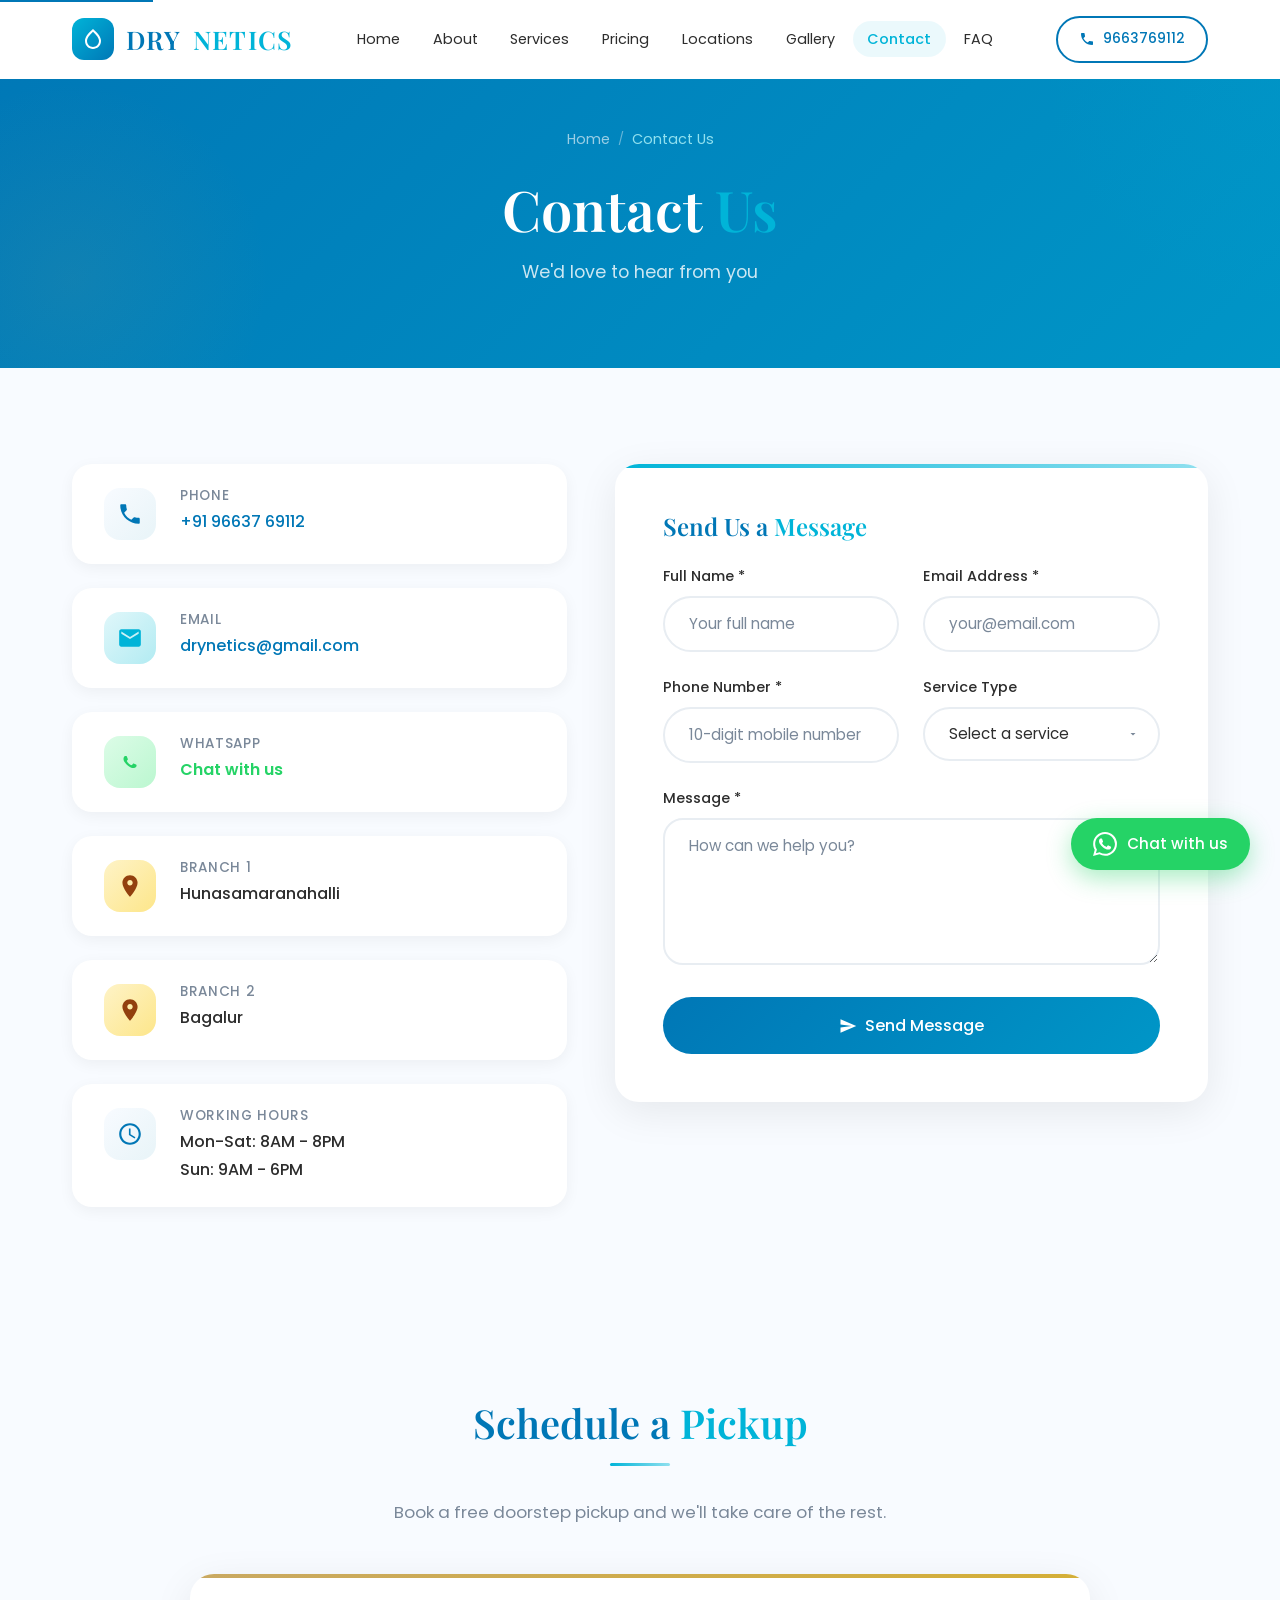
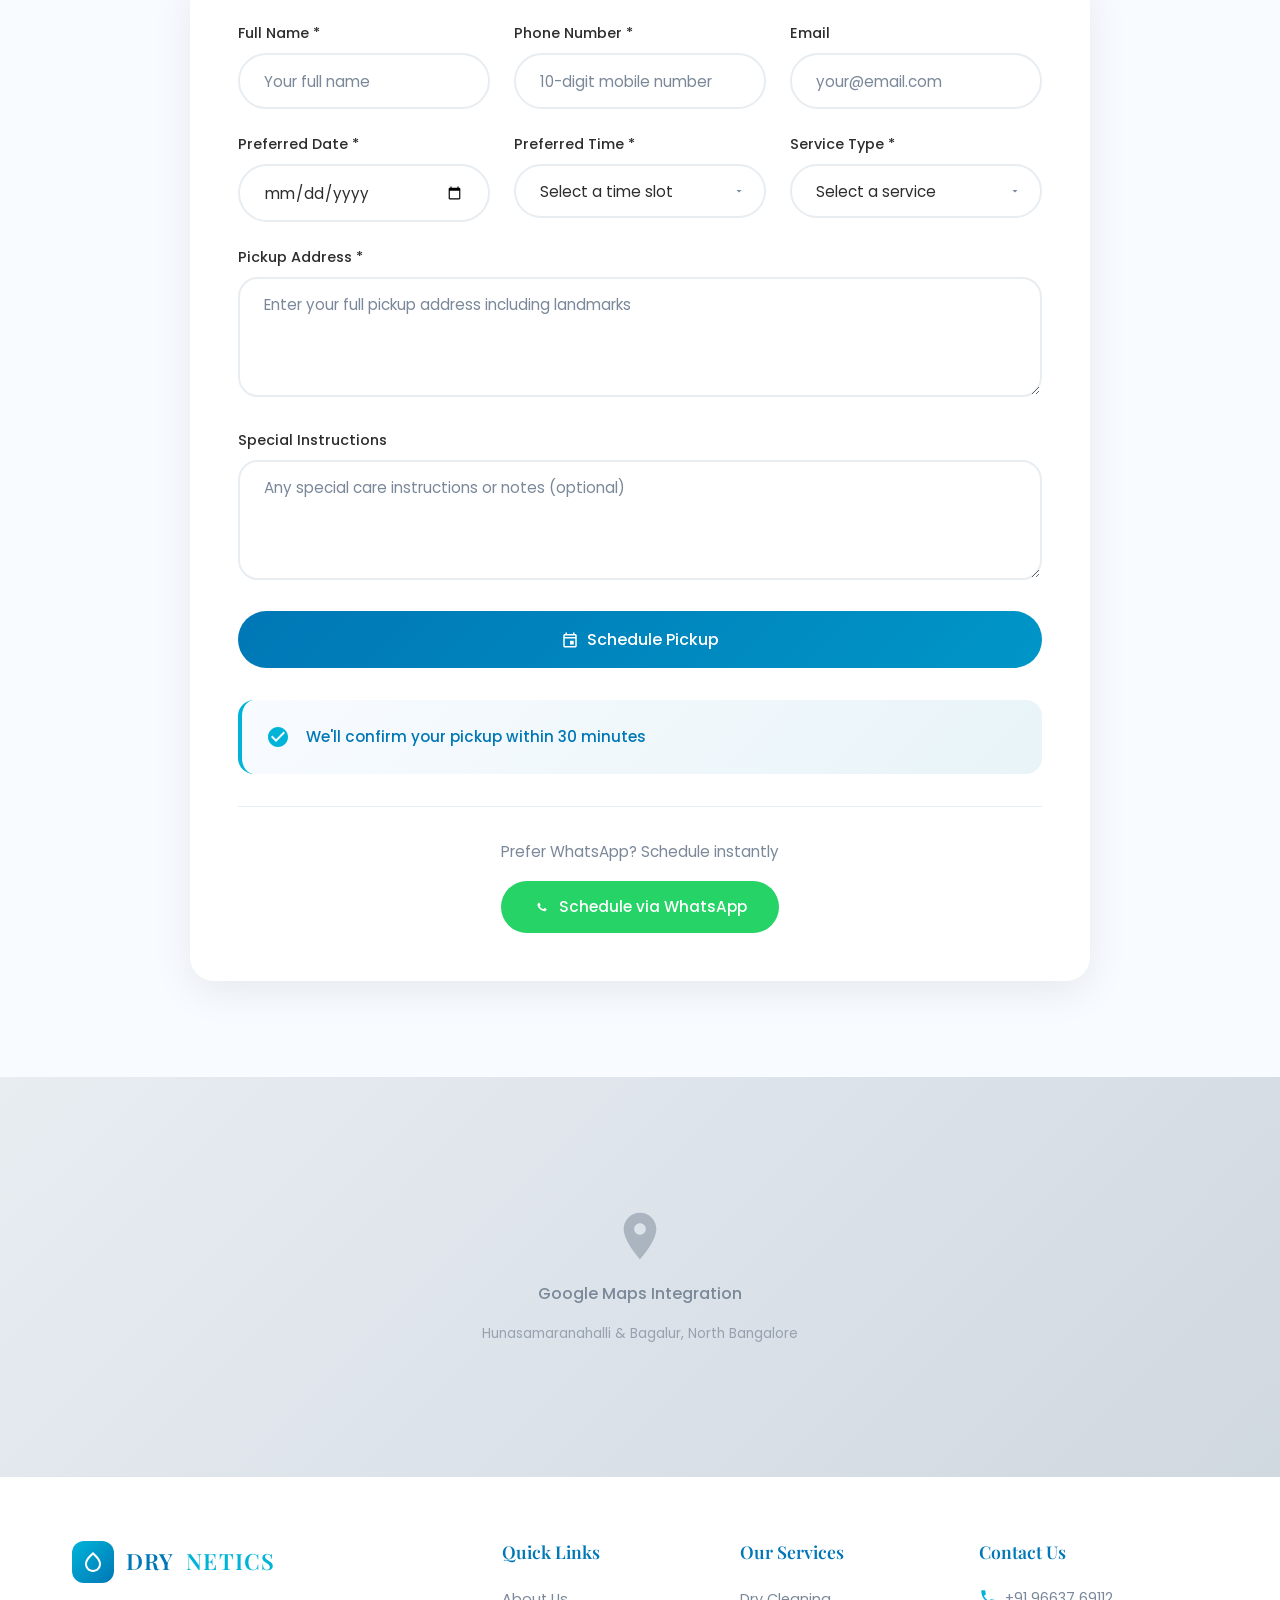
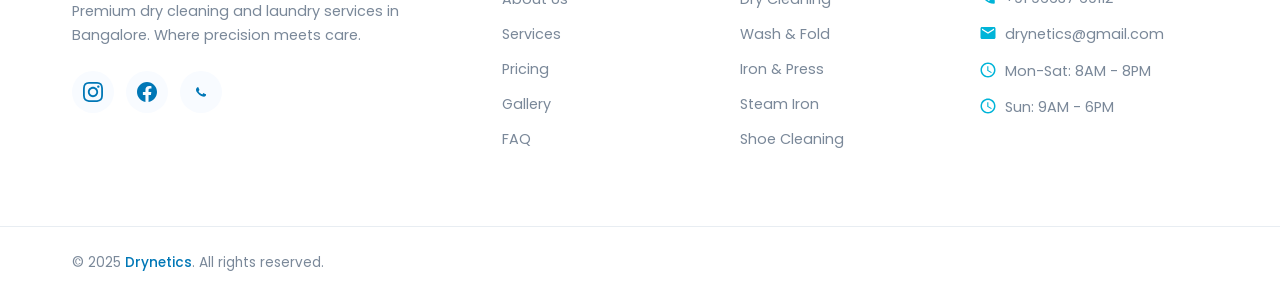
<file: contact.html>
<!DOCTYPE html>
<html lang="en">
<head>
    <meta charset="UTF-8">
    <meta name="viewport" content="width=device-width, initial-scale=1.0">
    <meta name="description" content="Contact Drynetics for premium dry cleaning and laundry services in Bangalore. Schedule a pickup, call us, or visit our branches in Hunasamaranahalli and Bagalur.">
    <meta name="keywords" content="contact Drynetics, dry cleaning Bangalore, laundry pickup, schedule pickup, Hunasamaranahalli, Bagalur, dry cleaning near me">
    <meta property="og:title" content="Contact Us - Drynetics Premium Dry Cleaning">
    <meta property="og:description" content="Get in touch with Drynetics. Schedule a free pickup, call us, or chat on WhatsApp for premium dry cleaning services in North Bangalore.">
    <meta property="og:type" content="website">
    <meta property="og:url" content="https://drynetics.com/contact.html">
    <link rel="canonical" href="https://drynetics.com/contact.html">
    <title>Contact Us | Drynetics - Premium Dry Cleaning & Laundry in Bangalore</title>

    <link rel="preconnect" href="https://fonts.googleapis.com">
    <link rel="preconnect" href="https://fonts.gstatic.com" crossorigin>
    <link href="https://fonts.googleapis.com/css2?family=Playfair+Display:wght@400;500;600;700&family=Poppins:wght@300;400;500;600&display=swap" rel="stylesheet">

    <link rel="stylesheet" href="css/variables.css">
    <link rel="stylesheet" href="css/reset.css">
    <link rel="stylesheet" href="css/typography.css">
    <link rel="stylesheet" href="css/layout.css">
    <link rel="stylesheet" href="css/components.css">
    <link rel="stylesheet" href="css/header.css">
    <link rel="stylesheet" href="css/footer.css">
    <link rel="stylesheet" href="css/whatsapp.css">
    <link rel="stylesheet" href="css/animations.css">
    <link rel="stylesheet" href="css/contact.css">
</head>
<body>
    <a href="#main-content" class="skip-link">Skip to content</a>

    <!-- HEADER -->
    <header class="site-header" id="site-header">
        <div class="header-container">
            <a href="index.html" class="logo">
                <div class="logo-icon">
                    <svg viewBox="0 0 24 24"><path d="M12 2c-5.33 4.55-8 8.48-8 11.8 0 4.98 3.8 8.2 8 8.2s8-3.22 8-8.2c0-3.32-2.67-7.25-8-11.8zm0 18c-3.35 0-6-2.57-6-6.2 0-2.34 1.95-5.44 6-9.14 4.05 3.7 6 6.79 6 9.14 0 3.63-2.65 6.2-6 6.2z"/></svg>
                </div>
                DRY<span>NETICS</span>
            </a>
            <nav class="main-nav" id="main-nav">
                <ul class="nav-list">
                    <li><a href="index.html" class="nav-link">Home</a></li>
                    <li><a href="about.html" class="nav-link">About</a></li>
                    <li><a href="services.html" class="nav-link">Services</a></li>
                    <li><a href="pricing.html" class="nav-link">Pricing</a></li>
                    <li><a href="locations.html" class="nav-link">Locations</a></li>
                    <li><a href="gallery.html" class="nav-link">Gallery</a></li>
                    <li><a href="contact.html" class="nav-link active">Contact</a></li>
                    <li><a href="faq.html" class="nav-link">FAQ</a></li>
                </ul>
                <a href="tel:+919663769112" class="mobile-phone-link">
                    <svg viewBox="0 0 24 24"><path d="M6.62 10.79c1.44 2.83 3.76 5.14 6.59 6.59l2.2-2.2c.27-.27.67-.36 1.02-.24 1.12.37 2.33.57 3.57.57.55 0 1 .45 1 1V20c0 .55-.45 1-1 1-9.39 0-17-7.61-17-17 0-.55.45-1 1-1h3.5c.55 0 1 .45 1 1 0 1.25.2 2.45.57 3.57.11.35.03.74-.25 1.02l-2.2 2.2z"/></svg>
                    Call: 9663769112
                </a>
            </nav>
            <a href="tel:+919663769112" class="header-cta">
                <svg viewBox="0 0 24 24"><path d="M6.62 10.79c1.44 2.83 3.76 5.14 6.59 6.59l2.2-2.2c.27-.27.67-.36 1.02-.24 1.12.37 2.33.57 3.57.57.55 0 1 .45 1 1V20c0 .55-.45 1-1 1-9.39 0-17-7.61-17-17 0-.55.45-1 1-1h3.5c.55 0 1 .45 1 1 0 1.25.2 2.45.57 3.57.11.35.03.74-.25 1.02l-2.2 2.2z"/></svg>
                9663769112
            </a>
            <button class="menu-toggle" id="menu-toggle" aria-label="Toggle navigation" aria-expanded="false">
                <span class="hamburger-line"></span>
                <span class="hamburger-line"></span>
                <span class="hamburger-line"></span>
            </button>
        </div>
        <div class="nav-overlay" id="nav-overlay"></div>
    </header>

    <!-- MAIN CONTENT -->
    <main id="main-content">

        <!-- PAGE HERO -->
        <section class="page-hero">
            <nav class="breadcrumb" aria-label="Breadcrumb">
                <a href="index.html">Home</a>
                <span>/</span>
                <span class="current">Contact Us</span>
            </nav>
            <h1>Contact <span class="text-accent">Us</span></h1>
            <p>We'd love to hear from you</p>
        </section>

        <!-- CONTACT INFO + FORM -->
        <section class="section" id="contact">
            <div class="container">
                <div class="contact-section">

                    <!-- LEFT: Contact Information -->
                    <div class="contact-info reveal-left">

                        <!-- Phone -->
                        <div class="contact-info-card">
                            <div class="info-icon">
                                <svg viewBox="0 0 24 24"><path d="M6.62 10.79c1.44 2.83 3.76 5.14 6.59 6.59l2.2-2.2c.27-.27.67-.36 1.02-.24 1.12.37 2.33.57 3.57.57.55 0 1 .45 1 1V20c0 .55-.45 1-1 1-9.39 0-17-7.61-17-17 0-.55.45-1 1-1h3.5c.55 0 1 .45 1 1 0 1.25.2 2.45.57 3.57.11.35.03.74-.25 1.02l-2.2 2.2z"/></svg>
                            </div>
                            <div class="info-content">
                                <h4>Phone</h4>
                                <p><a href="tel:+919663769112">+91 96637 69112</a></p>
                            </div>
                        </div>

                        <!-- Email -->
                        <div class="contact-info-card">
                            <div class="info-icon icon-accent">
                                <svg viewBox="0 0 24 24"><path d="M20 4H4c-1.1 0-1.99.9-1.99 2L2 18c0 1.1.9 2 2 2h16c1.1 0 2-.9 2-2V6c0-1.1-.9-2-2-2zm0 4l-8 5-8-5V6l8 5 8-5v2z"/></svg>
                            </div>
                            <div class="info-content">
                                <h4>Email</h4>
                                <p><a href="mailto:drynetics@gmail.com">drynetics@gmail.com</a></p>
                            </div>
                        </div>

                        <!-- WhatsApp -->
                        <div class="contact-info-card">
                            <div class="info-icon icon-whatsapp">
                                <svg viewBox="0 0 24 24"><path d="M17.472 14.382c-.297-.149-1.758-.867-2.03-.967-.273-.099-.471-.148-.67.15-.197.297-.767.966-.94 1.164-.173.199-.347.223-.644.075-.297-.15-1.255-.463-2.39-1.475-.883-.788-1.48-1.761-1.653-2.059-.173-.297-.018-.458.13-.606.134-.133.298-.347.446-.52.149-.174.198-.298.298-.497.099-.198.05-.371-.025-.52-.075-.149-.669-1.612-.916-2.207-.242-.579-.487-.5-.669-.51-.173-.008-.371-.01-.57-.01-.198 0-.52.074-.792.372-.272.297-1.04 1.016-1.04 2.479 0 1.462 1.065 2.875 1.213 3.074.149.198 2.096 3.2 5.077 4.487.709.306 1.262.489 1.694.625.712.227 1.36.195 1.871.118.571-.085 1.758-.719 2.006-1.413.248-.694.248-1.289.173-1.413-.074-.124-.272-.198-.57-.347z"/></svg>
                            </div>
                            <div class="info-content">
                                <h4>WhatsApp</h4>
                                <p><a href="https://wa.me/919663769112?text=Hi%20Drynetics!%20I'd%20like%20to%20know%20more%20about%20your%20services." target="_blank" rel="noopener" class="whatsapp-link">Chat with us</a></p>
                            </div>
                        </div>

                        <!-- Branch 1 -->
                        <div class="contact-info-card">
                            <div class="info-icon icon-gold">
                                <svg viewBox="0 0 24 24"><path d="M12 2C8.13 2 5 5.13 5 9c0 5.25 7 13 7 13s7-7.75 7-13c0-3.87-3.13-7-7-7zm0 9.5c-1.38 0-2.5-1.12-2.5-2.5s1.12-2.5 2.5-2.5 2.5 1.12 2.5 2.5-1.12 2.5-2.5 2.5z"/></svg>
                            </div>
                            <div class="info-content">
                                <h4>Branch 1</h4>
                                <p>Hunasamaranahalli</p>
                            </div>
                        </div>

                        <!-- Branch 2 -->
                        <div class="contact-info-card">
                            <div class="info-icon icon-gold">
                                <svg viewBox="0 0 24 24"><path d="M12 2C8.13 2 5 5.13 5 9c0 5.25 7 13 7 13s7-7.75 7-13c0-3.87-3.13-7-7-7zm0 9.5c-1.38 0-2.5-1.12-2.5-2.5s1.12-2.5 2.5-2.5 2.5 1.12 2.5 2.5-1.12 2.5-2.5 2.5z"/></svg>
                            </div>
                            <div class="info-content">
                                <h4>Branch 2</h4>
                                <p>Bagalur</p>
                            </div>
                        </div>

                        <!-- Hours -->
                        <div class="contact-info-card">
                            <div class="info-icon">
                                <svg viewBox="0 0 24 24"><path d="M11.99 2C6.47 2 2 6.48 2 12s4.47 10 9.99 10C17.52 22 22 17.52 22 12S17.52 2 11.99 2zM12 20c-4.42 0-8-3.58-8-8s3.58-8 8-8 8 3.58 8 8-3.58 8-8 8zm.5-13H11v6l5.25 3.15.75-1.23-4.5-2.67z"/></svg>
                            </div>
                            <div class="info-content">
                                <h4>Working Hours</h4>
                                <p>Mon-Sat: 8AM - 8PM</p>
                                <p>Sun: 9AM - 6PM</p>
                            </div>
                        </div>

                    </div>

                    <!-- RIGHT: Contact Form -->
                    <div class="contact-form-wrapper reveal-right">
                        <h3>Send Us a <span class="text-accent">Message</span></h3>
                        <form id="contact-form" novalidate>

                            <div class="form-row">
                                <div class="form-group">
                                    <label for="contact-name" class="form-label">Full Name *</label>
                                    <input type="text" id="contact-name" name="name" class="form-input" placeholder="Your full name" required>
                                    <span class="form-error">This field is required.</span>
                                </div>
                                <div class="form-group">
                                    <label for="contact-email" class="form-label">Email Address *</label>
                                    <input type="email" id="contact-email" name="email" class="form-input" placeholder="your@email.com" required>
                                    <span class="form-error">Please enter a valid email address.</span>
                                </div>
                            </div>

                            <div class="form-row">
                                <div class="form-group">
                                    <label for="contact-phone" class="form-label">Phone Number *</label>
                                    <input type="tel" id="contact-phone" name="phone" class="form-input" placeholder="10-digit mobile number" required>
                                    <span class="form-error">Please enter a valid 10-digit mobile number.</span>
                                </div>
                                <div class="form-group">
                                    <label for="contact-service" class="form-label">Service Type</label>
                                    <select id="contact-service" name="service" class="form-select">
                                        <option value="">Select a service</option>
                                        <option value="Dry Cleaning">Dry Cleaning</option>
                                        <option value="Wash & Fold">Wash &amp; Fold</option>
                                        <option value="Iron & Press">Iron &amp; Press</option>
                                        <option value="Steam Iron">Steam Iron</option>
                                        <option value="Premium Care">Premium Care</option>
                                        <option value="Stain Removal">Stain Removal</option>
                                        <option value="Shoe Cleaning">Shoe Cleaning</option>
                                        <option value="Other">Other</option>
                                    </select>
                                    <span class="form-error">Please select a service.</span>
                                </div>
                            </div>

                            <div class="form-group">
                                <label for="contact-message" class="form-label">Message *</label>
                                <textarea id="contact-message" name="message" class="form-textarea" placeholder="How can we help you?" rows="5" required></textarea>
                                <span class="form-error">This field is required.</span>
                            </div>

                            <div class="form-submit-row">
                                <button type="submit" class="btn btn-primary">
                                    <svg viewBox="0 0 24 24"><path d="M2.01 21L23 12 2.01 3 2 10l15 2-15 2z"/></svg>
                                    Send Message
                                </button>
                            </div>

                        </form>
                    </div>

                </div>
            </div>
        </section>

        <!-- PICKUP SCHEDULER -->
        <section class="section pickup-section" id="schedule-pickup">
            <div class="container">
                <div class="section-heading reveal">
                    <h2>Schedule a <span class="text-accent">Pickup</span></h2>
                    <div class="divider"></div>
                    <p>Book a free doorstep pickup and we'll take care of the rest.</p>
                </div>

                <div class="pickup-wrapper reveal">
                    <div class="pickup-form-card">
                        <form id="pickup-form" novalidate>

                            <div class="form-row-3">
                                <div class="form-group">
                                    <label for="pickup-name" class="form-label">Full Name *</label>
                                    <input type="text" id="pickup-name" name="name" class="form-input" placeholder="Your full name" required>
                                    <span class="form-error">This field is required.</span>
                                </div>
                                <div class="form-group">
                                    <label for="pickup-phone" class="form-label">Phone Number *</label>
                                    <input type="tel" id="pickup-phone" name="phone" class="form-input" placeholder="10-digit mobile number" required>
                                    <span class="form-error">Please enter a valid 10-digit mobile number.</span>
                                </div>
                                <div class="form-group">
                                    <label for="pickup-email" class="form-label">Email</label>
                                    <input type="email" id="pickup-email" name="email" class="form-input" placeholder="your@email.com">
                                    <span class="form-error">Please enter a valid email address.</span>
                                </div>
                            </div>

                            <div class="form-row-3">
                                <div class="form-group">
                                    <label for="pickup-date" class="form-label">Preferred Date *</label>
                                    <input type="date" id="pickup-date" name="date" class="form-input" required>
                                    <span class="form-error">Please select a date.</span>
                                </div>
                                <div class="form-group">
                                    <label for="pickup-time" class="form-label">Preferred Time *</label>
                                    <select id="pickup-time" name="time" class="form-select" required>
                                        <option value="">Select a time slot</option>
                                        <option value="8AM-10AM">8AM - 10AM</option>
                                        <option value="10AM-12PM">10AM - 12PM</option>
                                        <option value="12PM-2PM">12PM - 2PM</option>
                                        <option value="2PM-4PM">2PM - 4PM</option>
                                        <option value="4PM-6PM">4PM - 6PM</option>
                                        <option value="6PM-8PM">6PM - 8PM</option>
                                    </select>
                                    <span class="form-error">Please select a time slot.</span>
                                </div>
                                <div class="form-group">
                                    <label for="pickup-service" class="form-label">Service Type *</label>
                                    <select id="pickup-service" name="service" class="form-select" required>
                                        <option value="">Select a service</option>
                                        <option value="Dry Cleaning">Dry Cleaning</option>
                                        <option value="Wash & Fold">Wash &amp; Fold</option>
                                        <option value="Iron & Press">Iron &amp; Press</option>
                                        <option value="Steam Iron">Steam Iron</option>
                                        <option value="Premium Care">Premium Care</option>
                                        <option value="Stain Removal">Stain Removal</option>
                                        <option value="Shoe Cleaning">Shoe Cleaning</option>
                                        <option value="Other">Other</option>
                                    </select>
                                    <span class="form-error">Please select a service.</span>
                                </div>
                            </div>

                            <div class="form-group">
                                <label for="pickup-address" class="form-label">Pickup Address *</label>
                                <textarea id="pickup-address" name="address" class="form-textarea" placeholder="Enter your full pickup address including landmarks" rows="3" required></textarea>
                                <span class="form-error">This field is required.</span>
                            </div>

                            <div class="form-group">
                                <label for="pickup-instructions" class="form-label">Special Instructions</label>
                                <textarea id="pickup-instructions" name="instructions" class="form-textarea" placeholder="Any special care instructions or notes (optional)" rows="3"></textarea>
                                <span class="form-error"></span>
                            </div>

                            <div class="form-submit-row">
                                <button type="submit" class="btn btn-primary">
                                    <svg viewBox="0 0 24 24"><path d="M19 4h-1V2h-2v2H8V2H6v2H5c-1.11 0-1.99.9-1.99 2L3 20c0 1.1.89 2 2 2h14c1.1 0 2-.9 2-2V6c0-1.1-.9-2-2-2zm0 16H5V10h14v10zm0-12H5V6h14v2zm-7 5h5v5h-5v-5z"/></svg>
                                    Schedule Pickup
                                </button>
                            </div>

                        </form>

                        <!-- Confirmation Note -->
                        <div class="pickup-note">
                            <svg viewBox="0 0 24 24"><path d="M12 2C6.48 2 2 6.48 2 12s4.48 10 10 10 10-4.48 10-10S17.52 2 12 2zm-2 15l-5-5 1.41-1.41L10 14.17l7.59-7.59L19 8l-9 9z"/></svg>
                            <p>We'll confirm your pickup within 30 minutes</p>
                        </div>

                        <!-- WhatsApp Alternative -->
                        <div class="pickup-whatsapp-alt">
                            <p>Prefer WhatsApp? Schedule instantly</p>
                            <a href="https://wa.me/919663769112?text=Hi%20Drynetics!%20I'd%20like%20to%20schedule%20a%20pickup." class="btn btn-whatsapp" target="_blank" rel="noopener">
                                <svg viewBox="0 0 24 24"><path d="M17.472 14.382c-.297-.149-1.758-.867-2.03-.967-.273-.099-.471-.148-.67.15-.197.297-.767.966-.94 1.164-.173.199-.347.223-.644.075-.297-.15-1.255-.463-2.39-1.475-.883-.788-1.48-1.761-1.653-2.059-.173-.297-.018-.458.13-.606.134-.133.298-.347.446-.52.149-.174.198-.298.298-.497.099-.198.05-.371-.025-.52-.075-.149-.669-1.612-.916-2.207-.242-.579-.487-.5-.669-.51-.173-.008-.371-.01-.57-.01-.198 0-.52.074-.792.372-.272.297-1.04 1.016-1.04 2.479 0 1.462 1.065 2.875 1.213 3.074.149.198 2.096 3.2 5.077 4.487.709.306 1.262.489 1.694.625.712.227 1.36.195 1.871.118.571-.085 1.758-.719 2.006-1.413.248-.694.248-1.289.173-1.413-.074-.124-.272-.198-.57-.347z"/></svg>
                                Schedule via WhatsApp
                            </a>
                        </div>
                    </div>
                </div>
            </div>
        </section>

        <!-- MAP PLACEHOLDER -->
        <section class="map-section">
            <div class="map-placeholder">
                <svg viewBox="0 0 24 24"><path d="M12 2C8.13 2 5 5.13 5 9c0 5.25 7 13 7 13s7-7.75 7-13c0-3.87-3.13-7-7-7zm0 9.5c-1.38 0-2.5-1.12-2.5-2.5s1.12-2.5 2.5-2.5 2.5 1.12 2.5 2.5-1.12 2.5-2.5 2.5z"/></svg>
                <p>Google Maps Integration</p>
                <span>Hunasamaranahalli &amp; Bagalur, North Bangalore</span>
            </div>
        </section>

    </main>

    <!-- SUCCESS OVERLAY -->
    <div class="form-success-overlay" id="form-success-overlay">
        <div class="form-success-card">
            <button class="form-success-close" aria-label="Close">
                <svg viewBox="0 0 24 24"><path d="M19 6.41L17.59 5 12 10.59 6.41 5 5 6.41 10.59 12 5 17.59 6.41 19 12 13.41 17.59 19 19 17.59 13.41 12z"/></svg>
            </button>
            <div class="form-success-icon">
                <svg viewBox="0 0 24 24"><path d="M12 2C6.48 2 2 6.48 2 12s4.48 10 10 10 10-4.48 10-10S17.52 2 12 2zm-2 15l-5-5 1.41-1.41L10 14.17l7.59-7.59L19 8l-9 9z"/></svg>
            </div>
            <h3>Message Sent!</h3>
            <p>Thank you for reaching out. We'll get back to you within 24 hours.</p>
            <div class="success-actions">
                <button type="button" class="btn btn-primary" id="success-close-btn">Got it</button>
                <button type="button" class="btn btn-whatsapp" id="success-whatsapp-btn">
                    <svg viewBox="0 0 24 24"><path d="M17.472 14.382c-.297-.149-1.758-.867-2.03-.967-.273-.099-.471-.148-.67.15-.197.297-.767.966-.94 1.164-.173.199-.347.223-.644.075-.297-.15-1.255-.463-2.39-1.475-.883-.788-1.48-1.761-1.653-2.059-.173-.297-.018-.458.13-.606.134-.133.298-.347.446-.52.149-.174.198-.298.298-.497.099-.198.05-.371-.025-.52-.075-.149-.669-1.612-.916-2.207-.242-.579-.487-.5-.669-.51-.173-.008-.371-.01-.57-.01-.198 0-.52.074-.792.372-.272.297-1.04 1.016-1.04 2.479 0 1.462 1.065 2.875 1.213 3.074.149.198 2.096 3.2 5.077 4.487.709.306 1.262.489 1.694.625.712.227 1.36.195 1.871.118.571-.085 1.758-.719 2.006-1.413.248-.694.248-1.289.173-1.413-.074-.124-.272-.198-.57-.347z"/></svg>
                    Also send via WhatsApp
                </button>
            </div>
        </div>
    </div>

    <!-- WHATSAPP FLOAT -->
    <a href="https://wa.me/919663769112?text=Hi%20Drynetics!%20I'm%20interested%20in%20your%20dry%20cleaning%20services." class="whatsapp-float" target="_blank" rel="noopener" aria-label="Chat on WhatsApp">
        <svg viewBox="0 0 24 24"><path d="M17.472 14.382c-.297-.149-1.758-.867-2.03-.967-.273-.099-.471-.148-.67.15-.197.297-.767.966-.94 1.164-.173.199-.347.223-.644.075-.297-.15-1.255-.463-2.39-1.475-.883-.788-1.48-1.761-1.653-2.059-.173-.297-.018-.458.13-.606.134-.133.298-.347.446-.52.149-.174.198-.298.298-.497.099-.198.05-.371-.025-.52-.075-.149-.669-1.612-.916-2.207-.242-.579-.487-.5-.669-.51-.173-.008-.371-.01-.57-.01-.198 0-.52.074-.792.372-.272.297-1.04 1.016-1.04 2.479 0 1.462 1.065 2.875 1.213 3.074.149.198 2.096 3.2 5.077 4.487.709.306 1.262.489 1.694.625.712.227 1.36.195 1.871.118.571-.085 1.758-.719 2.006-1.413.248-.694.248-1.289.173-1.413-.074-.124-.272-.198-.57-.347m-5.421 7.403h-.004a9.87 9.87 0 01-5.031-1.378l-.361-.214-3.741.982.998-3.648-.235-.374a9.86 9.86 0 01-1.51-5.26c.001-5.45 4.436-9.884 9.888-9.884 2.64 0 5.122 1.03 6.988 2.898a9.825 9.825 0 012.893 6.994c-.003 5.45-4.437 9.884-9.885 9.884m8.413-18.297A11.815 11.815 0 0012.05 0C5.495 0 .16 5.335.157 11.892c0 2.096.547 4.142 1.588 5.945L.057 24l6.305-1.654a11.882 11.882 0 005.683 1.448h.005c6.554 0 11.89-5.335 11.893-11.893a11.821 11.821 0 00-3.48-8.413z"/></svg>
        <span>Chat with us</span>
    </a>

    <!-- FOOTER -->
    <footer class="site-footer">
        <div class="footer-top">
            <div class="footer-grid">
                <div class="footer-col footer-brand">
                    <a href="index.html" class="logo">
                        <div class="logo-icon">
                            <svg viewBox="0 0 24 24"><path d="M12 2c-5.33 4.55-8 8.48-8 11.8 0 4.98 3.8 8.2 8 8.2s8-3.22 8-8.2c0-3.32-2.67-7.25-8-11.8zm0 18c-3.35 0-6-2.57-6-6.2 0-2.34 1.95-5.44 6-9.14 4.05 3.7 6 6.79 6 9.14 0 3.63-2.65 6.2-6 6.2z"/></svg>
                        </div>
                        DRY<span>NETICS</span>
                    </a>
                    <p>Premium dry cleaning and laundry services in Bangalore. Where precision meets care.</p>
                    <div class="footer-social">
                        <a href="#" aria-label="Instagram">
                            <svg viewBox="0 0 24 24"><path d="M12 2.163c3.204 0 3.584.012 4.85.07 3.252.148 4.771 1.691 4.919 4.919.058 1.265.069 1.645.069 4.849 0 3.205-.012 3.584-.069 4.849-.149 3.225-1.664 4.771-4.919 4.919-1.266.058-1.644.07-4.85.07-3.204 0-3.584-.012-4.849-.07-3.26-.149-4.771-1.699-4.919-4.92-.058-1.265-.07-1.644-.07-4.849 0-3.204.013-3.583.07-4.849.149-3.227 1.664-4.771 4.919-4.919 1.266-.057 1.645-.069 4.849-.069zm0-2.163c-3.259 0-3.667.014-4.947.072-4.358.2-6.78 2.618-6.98 6.98-.059 1.281-.073 1.689-.073 4.948 0 3.259.014 3.668.072 4.948.2 4.358 2.618 6.78 6.98 6.98 1.281.058 1.689.072 4.948.072 3.259 0 3.668-.014 4.948-.072 4.354-.2 6.782-2.618 6.979-6.98.059-1.28.073-1.689.073-4.948 0-3.259-.014-3.667-.072-4.947-.196-4.354-2.617-6.78-6.979-6.98-1.281-.059-1.69-.073-4.949-.073zm0 5.838c-3.403 0-6.162 2.759-6.162 6.162s2.759 6.163 6.162 6.163 6.162-2.759 6.162-6.163c0-3.403-2.759-6.162-6.162-6.162zm0 10.162c-2.209 0-4-1.79-4-4 0-2.209 1.791-4 4-4s4 1.791 4 4c0 2.21-1.791 4-4 4zm6.406-11.845c-.796 0-1.441.645-1.441 1.44s.645 1.44 1.441 1.44c.795 0 1.439-.645 1.439-1.44s-.644-1.44-1.439-1.44z"/></svg>
                        </a>
                        <a href="#" aria-label="Facebook">
                            <svg viewBox="0 0 24 24"><path d="M24 12.073c0-6.627-5.373-12-12-12s-12 5.373-12 12c0 5.99 4.388 10.954 10.125 11.854v-8.385H7.078v-3.47h3.047V9.43c0-3.007 1.792-4.669 4.533-4.669 1.312 0 2.686.235 2.686.235v2.953H15.83c-1.491 0-1.956.925-1.956 1.874v2.25h3.328l-.532 3.47h-2.796v8.385C19.612 23.027 24 18.062 24 12.073z"/></svg>
                        </a>
                        <a href="https://wa.me/919663769112" target="_blank" rel="noopener" aria-label="WhatsApp">
                            <svg viewBox="0 0 24 24"><path d="M17.472 14.382c-.297-.149-1.758-.867-2.03-.967-.273-.099-.471-.148-.67.15-.197.297-.767.966-.94 1.164-.173.199-.347.223-.644.075-.297-.15-1.255-.463-2.39-1.475-.883-.788-1.48-1.761-1.653-2.059-.173-.297-.018-.458.13-.606.134-.133.298-.347.446-.52.149-.174.198-.298.298-.497.099-.198.05-.371-.025-.52-.075-.149-.669-1.612-.916-2.207-.242-.579-.487-.5-.669-.51-.173-.008-.371-.01-.57-.01-.198 0-.52.074-.792.372-.272.297-1.04 1.016-1.04 2.479 0 1.462 1.065 2.875 1.213 3.074.149.198 2.096 3.2 5.077 4.487.709.306 1.262.489 1.694.625.712.227 1.36.195 1.871.118.571-.085 1.758-.719 2.006-1.413.248-.694.248-1.289.173-1.413-.074-.124-.272-.198-.57-.347z"/></svg>
                        </a>
                    </div>
                </div>
                <div class="footer-col">
                    <h4>Quick Links</h4>
                    <ul>
                        <li><a href="about.html">About Us</a></li>
                        <li><a href="services.html">Services</a></li>
                        <li><a href="pricing.html">Pricing</a></li>
                        <li><a href="gallery.html">Gallery</a></li>
                        <li><a href="faq.html">FAQ</a></li>
                    </ul>
                </div>
                <div class="footer-col">
                    <h4>Our Services</h4>
                    <ul>
                        <li><a href="services.html#dry-cleaning">Dry Cleaning</a></li>
                        <li><a href="services.html#wash-fold">Wash &amp; Fold</a></li>
                        <li><a href="services.html#iron-press">Iron &amp; Press</a></li>
                        <li><a href="services.html#steam-iron">Steam Iron</a></li>
                        <li><a href="services.html#shoe-cleaning">Shoe Cleaning</a></li>
                    </ul>
                </div>
                <div class="footer-col footer-contact-info">
                    <h4>Contact Us</h4>
                    <p>
                        <svg viewBox="0 0 24 24"><path d="M6.62 10.79c1.44 2.83 3.76 5.14 6.59 6.59l2.2-2.2c.27-.27.67-.36 1.02-.24 1.12.37 2.33.57 3.57.57.55 0 1 .45 1 1V20c0 .55-.45 1-1 1-9.39 0-17-7.61-17-17 0-.55.45-1 1-1h3.5c.55 0 1 .45 1 1 0 1.25.2 2.45.57 3.57.11.35.03.74-.25 1.02l-2.2 2.2z"/></svg>
                        <a href="tel:+919663769112">+91 96637 69112</a>
                    </p>
                    <p>
                        <svg viewBox="0 0 24 24"><path d="M20 4H4c-1.1 0-1.99.9-1.99 2L2 18c0 1.1.9 2 2 2h16c1.1 0 2-.9 2-2V6c0-1.1-.9-2-2-2zm0 4l-8 5-8-5V6l8 5 8-5v2z"/></svg>
                        <a href="mailto:drynetics@gmail.com">drynetics@gmail.com</a>
                    </p>
                    <p>
                        <svg viewBox="0 0 24 24"><path d="M11.99 2C6.47 2 2 6.48 2 12s4.47 10 9.99 10C17.52 22 22 17.52 22 12S17.52 2 11.99 2zM12 20c-4.42 0-8-3.58-8-8s3.58-8 8-8 8 3.58 8 8-3.58 8-8 8zm.5-13H11v6l5.25 3.15.75-1.23-4.5-2.67z"/></svg>
                        Mon-Sat: 8AM - 8PM
                    </p>
                    <p>
                        <svg viewBox="0 0 24 24"><path d="M11.99 2C6.47 2 2 6.48 2 12s4.47 10 9.99 10C17.52 22 22 17.52 22 12S17.52 2 11.99 2zM12 20c-4.42 0-8-3.58-8-8s3.58-8 8-8 8 3.58 8 8-3.58 8-8 8zm.5-13H11v6l5.25 3.15.75-1.23-4.5-2.67z"/></svg>
                        Sun: 9AM - 6PM
                    </p>
                </div>
            </div>
        </div>
        <div class="footer-bottom">
            <p>&copy; 2025 <a href="index.html">Drynetics</a>. All rights reserved.</p>
        </div>
    </footer>

    <script src="js/main.js"></script>
    <script src="js/scroll-reveal.js"></script>
    <script src="js/forms.js"></script>
</body>
</html>
</file>
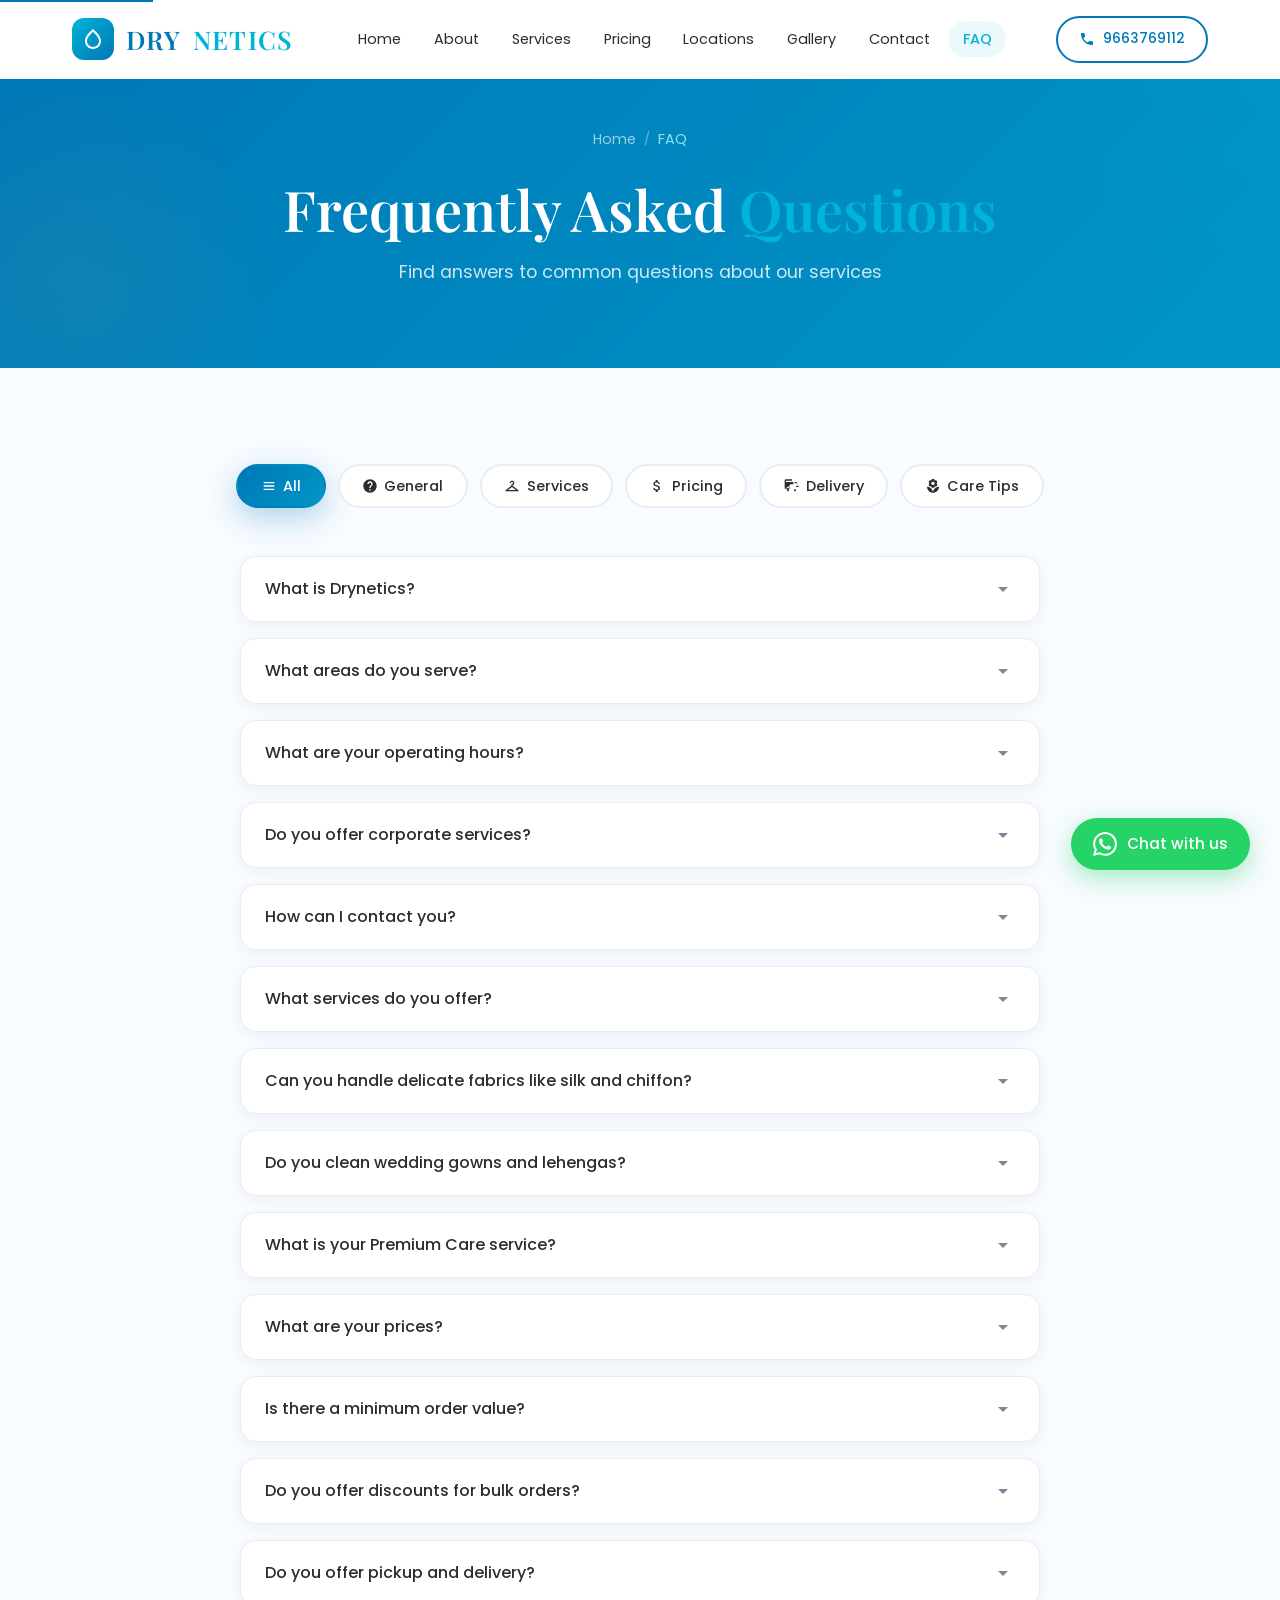
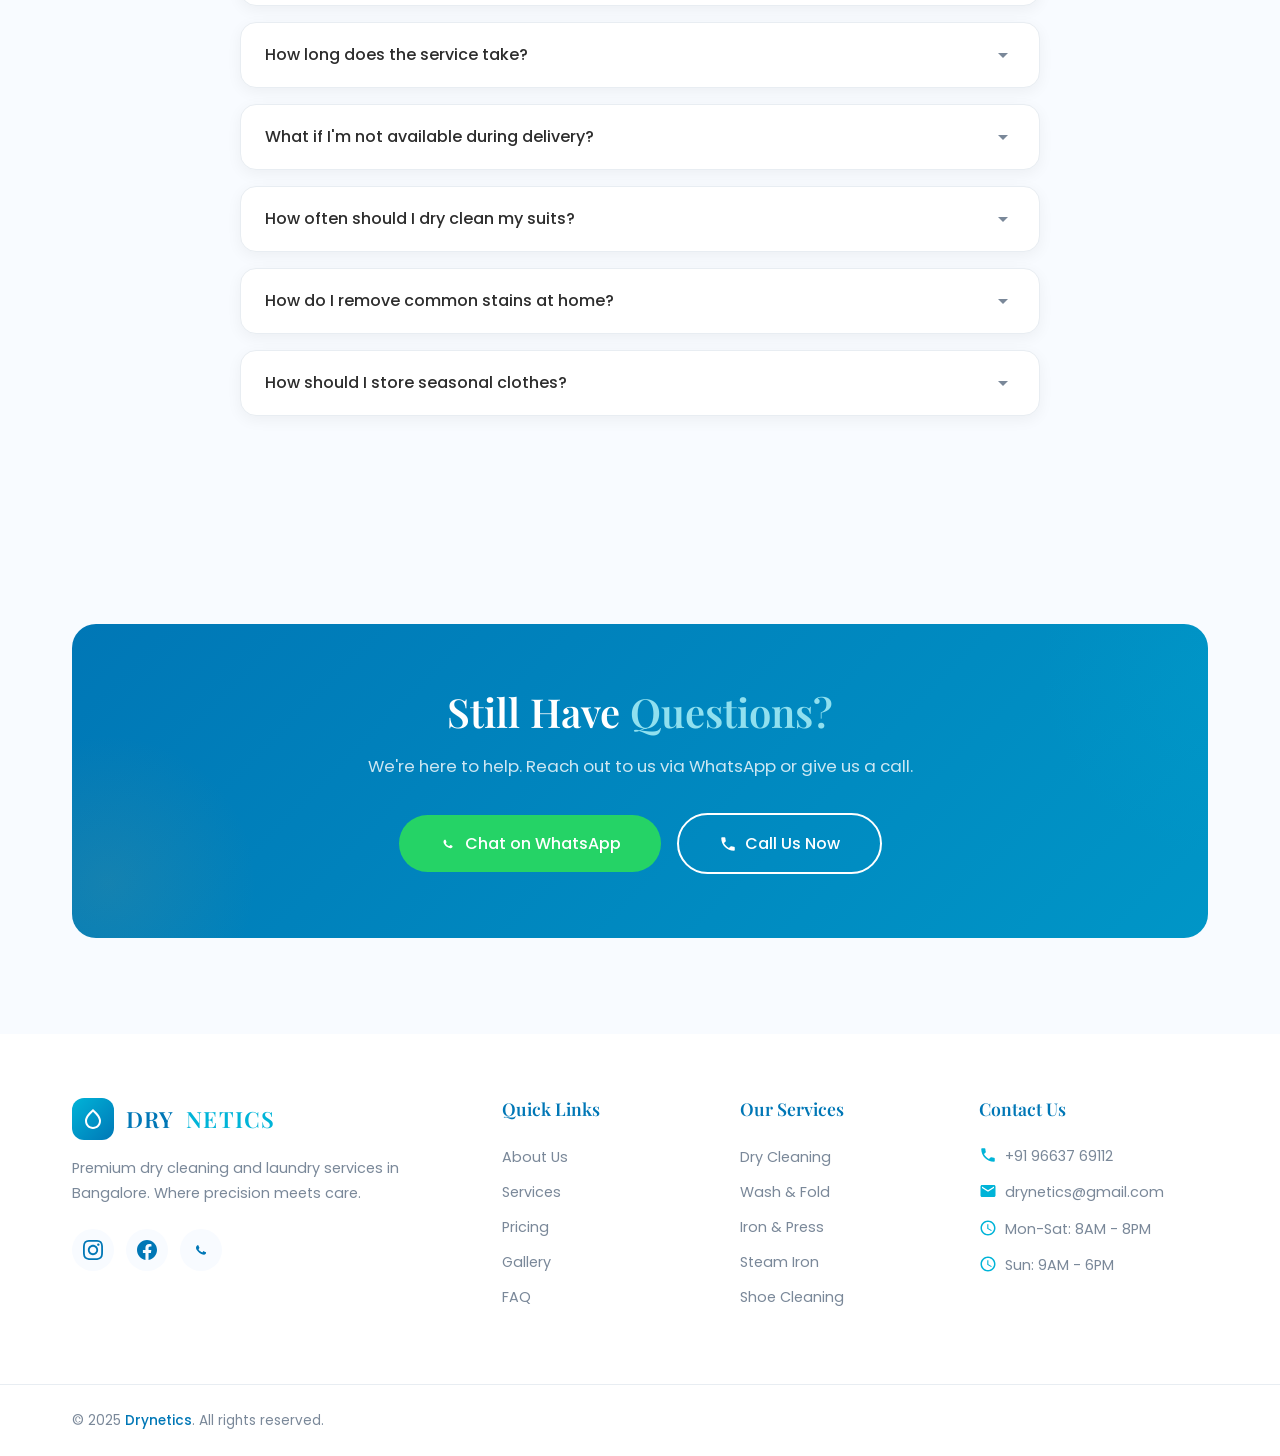
<file: faq.html>
<!DOCTYPE html>
<html lang="en">
<head>
    <meta charset="UTF-8">
    <meta name="viewport" content="width=device-width, initial-scale=1.0">
    <meta name="description" content="Frequently asked questions about Drynetics dry cleaning and laundry services in Bangalore. Find answers about pricing, delivery, services, and fabric care tips.">
    <meta name="keywords" content="FAQ dry cleaning, laundry questions, Drynetics FAQ, dry cleaning Bangalore, fabric care tips, pickup delivery FAQ">
    <meta property="og:title" content="FAQ - Drynetics Premium Dry Cleaning">
    <meta property="og:description" content="Find answers to common questions about Drynetics dry cleaning services, pricing, delivery, and fabric care tips.">
    <meta property="og:type" content="website">
    <meta property="og:url" content="https://drynetics.com/faq.html">
    <link rel="canonical" href="https://drynetics.com/faq.html">
    <title>FAQ | Drynetics - Premium Dry Cleaning & Laundry in Bangalore</title>

    <link rel="preconnect" href="https://fonts.googleapis.com">
    <link rel="preconnect" href="https://fonts.gstatic.com" crossorigin>
    <link href="https://fonts.googleapis.com/css2?family=Playfair+Display:wght@400;500;600;700&family=Poppins:wght@300;400;500;600&display=swap" rel="stylesheet">

    <link rel="stylesheet" href="css/variables.css">
    <link rel="stylesheet" href="css/reset.css">
    <link rel="stylesheet" href="css/typography.css">
    <link rel="stylesheet" href="css/layout.css">
    <link rel="stylesheet" href="css/components.css">
    <link rel="stylesheet" href="css/header.css">
    <link rel="stylesheet" href="css/footer.css">
    <link rel="stylesheet" href="css/whatsapp.css">
    <link rel="stylesheet" href="css/animations.css">
    <link rel="stylesheet" href="css/faq.css">
</head>
<body>
    <a href="#main-content" class="skip-link">Skip to content</a>

    <!-- HEADER -->
    <header class="site-header" id="site-header">
        <div class="header-container">
            <a href="index.html" class="logo">
                <div class="logo-icon">
                    <svg viewBox="0 0 24 24"><path d="M12 2c-5.33 4.55-8 8.48-8 11.8 0 4.98 3.8 8.2 8 8.2s8-3.22 8-8.2c0-3.32-2.67-7.25-8-11.8zm0 18c-3.35 0-6-2.57-6-6.2 0-2.34 1.95-5.44 6-9.14 4.05 3.7 6 6.79 6 9.14 0 3.63-2.65 6.2-6 6.2z"/></svg>
                </div>
                DRY<span>NETICS</span>
            </a>
            <nav class="main-nav" id="main-nav">
                <ul class="nav-list">
                    <li><a href="index.html" class="nav-link">Home</a></li>
                    <li><a href="about.html" class="nav-link">About</a></li>
                    <li><a href="services.html" class="nav-link">Services</a></li>
                    <li><a href="pricing.html" class="nav-link">Pricing</a></li>
                    <li><a href="locations.html" class="nav-link">Locations</a></li>
                    <li><a href="gallery.html" class="nav-link">Gallery</a></li>
                    <li><a href="contact.html" class="nav-link">Contact</a></li>
                    <li><a href="faq.html" class="nav-link active">FAQ</a></li>
                </ul>
                <a href="tel:+919663769112" class="mobile-phone-link">
                    <svg viewBox="0 0 24 24"><path d="M6.62 10.79c1.44 2.83 3.76 5.14 6.59 6.59l2.2-2.2c.27-.27.67-.36 1.02-.24 1.12.37 2.33.57 3.57.57.55 0 1 .45 1 1V20c0 .55-.45 1-1 1-9.39 0-17-7.61-17-17 0-.55.45-1 1-1h3.5c.55 0 1 .45 1 1 0 1.25.2 2.45.57 3.57.11.35.03.74-.25 1.02l-2.2 2.2z"/></svg>
                    Call: 9663769112
                </a>
            </nav>
            <a href="tel:+919663769112" class="header-cta">
                <svg viewBox="0 0 24 24"><path d="M6.62 10.79c1.44 2.83 3.76 5.14 6.59 6.59l2.2-2.2c.27-.27.67-.36 1.02-.24 1.12.37 2.33.57 3.57.57.55 0 1 .45 1 1V20c0 .55-.45 1-1 1-9.39 0-17-7.61-17-17 0-.55.45-1 1-1h3.5c.55 0 1 .45 1 1 0 1.25.2 2.45.57 3.57.11.35.03.74-.25 1.02l-2.2 2.2z"/></svg>
                9663769112
            </a>
            <button class="menu-toggle" id="menu-toggle" aria-label="Toggle navigation" aria-expanded="false">
                <span class="hamburger-line"></span>
                <span class="hamburger-line"></span>
                <span class="hamburger-line"></span>
            </button>
        </div>
        <div class="nav-overlay" id="nav-overlay"></div>
    </header>

    <!-- MAIN CONTENT -->
    <main id="main-content">

        <!-- PAGE HERO -->
        <section class="page-hero">
            <nav class="breadcrumb" aria-label="Breadcrumb">
                <a href="index.html">Home</a>
                <span>/</span>
                <span class="current">FAQ</span>
            </nav>
            <h1>Frequently Asked <span class="text-accent">Questions</span></h1>
            <p>Find answers to common questions about our services</p>
        </section>

        <!-- FAQ SECTION -->
        <section class="section faq-section">
            <div class="container">

                <!-- Category Filter Tabs -->
                <div class="faq-categories reveal">
                    <button class="faq-category-btn active" data-category="all">
                        <svg viewBox="0 0 24 24"><path d="M4 6h16v2H4zm0 5h16v2H4zm0 5h16v2H4z"/></svg>
                        All
                    </button>
                    <button class="faq-category-btn" data-category="general">
                        <svg viewBox="0 0 24 24"><path d="M12 2C6.48 2 2 6.48 2 12s4.48 10 10 10 10-4.48 10-10S17.52 2 12 2zm1 17h-2v-2h2v2zm2.07-7.75l-.9.92C13.45 12.9 13 13.5 13 15h-2v-.5c0-1.1.45-2.1 1.17-2.83l1.24-1.26c.37-.36.59-.86.59-1.41 0-1.1-.9-2-2-2s-2 .9-2 2H8c0-2.21 1.79-4 4-4s4 1.79 4 4c0 .88-.36 1.68-.93 2.25z"/></svg>
                        General
                    </button>
                    <button class="faq-category-btn" data-category="services">
                        <svg viewBox="0 0 24 24"><path d="M21.6 18.2L13 11.75v-.91c1.65-.49 2.8-2.17 2.43-4.05-.26-1.31-1.3-2.4-2.61-2.7C10.54 3.57 8.5 5.3 8.5 7.5h2c0-.83.67-1.5 1.5-1.5s1.5.67 1.5 1.5c0 .84-.69 1.52-1.53 1.5-.54-.01-.97.45-.97.99v1.76L2.4 18.2c-.77.58-.36 1.8.6 1.8h18c.96 0 1.37-1.22.6-1.8zM6 18l6-4.5 6 4.5H6z"/></svg>
                        Services
                    </button>
                    <button class="faq-category-btn" data-category="pricing">
                        <svg viewBox="0 0 24 24"><path d="M11.8 10.9c-2.27-.59-3-1.2-3-2.15 0-1.09 1.01-1.85 2.7-1.85 1.78 0 2.44.85 2.5 2.1h2.21c-.07-1.72-1.12-3.3-3.21-3.81V3h-3v2.16c-1.94.42-3.5 1.68-3.5 3.61 0 2.31 1.91 3.46 4.7 4.13 2.5.6 3 1.48 3 2.41 0 .69-.49 1.79-2.7 1.79-2.06 0-2.87-.92-2.98-2.1h-2.2c.12 2.19 1.76 3.42 3.68 3.83V21h3v-2.15c1.95-.37 3.5-1.5 3.5-3.55 0-2.84-2.43-3.81-4.7-4.4z"/></svg>
                        Pricing
                    </button>
                    <button class="faq-category-btn" data-category="delivery">
                        <svg viewBox="0 0 24 24"><path d="M18 18.5c0 .83-.67 1.5-1.5 1.5S15 19.33 15 18.5s.67-1.5 1.5-1.5 1.5.67 1.5 1.5zM19.5 9.5L21 12h-3v1.5h4.08L19.37 8H16V6h2.02c.76 0 1.45.43 1.79 1.11L19.5 9.5zM7.5 18.5c0 .83-.67 1.5-1.5 1.5s-1.5-.67-1.5-1.5S5.17 17 6 17s1.5.67 1.5 1.5zM8 15.86V17H2v-1.5h4.06c.69-1.04 1.86-1.72 3.19-1.86L8 15.86zM14 9.5V6H3v8.5h1.05c.5-.87 1.44-1.5 2.53-1.5h.01l2.41-2.14V9.5h5zM12 4V2H3c-1.1 0-2 .9-2 2v12h2V4h9z"/></svg>
                        Delivery
                    </button>
                    <button class="faq-category-btn" data-category="care-tips">
                        <svg viewBox="0 0 24 24"><path d="M12 22c4.97 0 9-4.03 9-9-4.97 0-9 4.03-9 9zM5.6 10.25c0 1.38 1.12 2.5 2.5 2.5.53 0 1.01-.16 1.42-.44l-.02.19c0 1.38 1.12 2.5 2.5 2.5s2.5-1.12 2.5-2.5l-.02-.19c.4.28.89.44 1.42.44 1.38 0 2.5-1.12 2.5-2.5 0-1-.59-1.85-1.43-2.25.84-.4 1.43-1.25 1.43-2.25 0-1.38-1.12-2.5-2.5-2.5-.53 0-1.01.16-1.42.44l.02-.19C14.5 2.12 13.38 1 12 1S9.5 2.12 9.5 3.5l.02.19c-.4-.28-.89-.44-1.42-.44-1.38 0-2.5 1.12-2.5 2.5 0 1 .59 1.85 1.43 2.25-.84.4-1.43 1.25-1.43 2.25zM12 5.5c1.38 0 2.5 1.12 2.5 2.5s-1.12 2.5-2.5 2.5S9.5 9.38 9.5 8s1.12-2.5 2.5-2.5zM3 13c0 4.97 4.03 9 9 9 0-4.97-4.03-9-9-9z"/></svg>
                        Care Tips
                    </button>
                </div>

                <!-- FAQ List -->
                <div class="faq-list">

                    <!-- ===== GENERAL ===== -->
                    <div class="faq-item reveal" data-category="general">
                        <button class="faq-question" aria-expanded="false">
                            <span>What is Drynetics?</span>
                            <svg class="faq-chevron" viewBox="0 0 24 24"><path d="M7 10l5 5 5-5z"/></svg>
                        </button>
                        <div class="faq-answer">
                            <p>Drynetics is Bangalore's premium dry cleaning and laundry service, operating from two branches in Hunasamaranahalli and Bagalur. We offer professional fabric care including dry cleaning, wash &amp; fold, ironing, stain removal, and more.</p>
                        </div>
                    </div>

                    <div class="faq-item reveal" data-category="general">
                        <button class="faq-question" aria-expanded="false">
                            <span>What areas do you serve?</span>
                            <svg class="faq-chevron" viewBox="0 0 24 24"><path d="M7 10l5 5 5-5z"/></svg>
                        </button>
                        <div class="faq-answer">
                            <p>We serve across North Bangalore including Yelahanka, Hebbal, Jakkur, Sahakara Nagar, Kodigehalli, Hunasamaranahalli, Bagalur, and surrounding areas. Contact us to check if we deliver to your location.</p>
                        </div>
                    </div>

                    <div class="faq-item reveal" data-category="general">
                        <button class="faq-question" aria-expanded="false">
                            <span>What are your operating hours?</span>
                            <svg class="faq-chevron" viewBox="0 0 24 24"><path d="M7 10l5 5 5-5z"/></svg>
                        </button>
                        <div class="faq-answer">
                            <p>We're open Monday to Saturday from 8:00 AM to 8:00 PM, and Sunday from 9:00 AM to 6:00 PM.</p>
                        </div>
                    </div>

                    <div class="faq-item reveal" data-category="general">
                        <button class="faq-question" aria-expanded="false">
                            <span>Do you offer corporate services?</span>
                            <svg class="faq-chevron" viewBox="0 0 24 24"><path d="M7 10l5 5 5-5z"/></svg>
                        </button>
                        <div class="faq-answer">
                            <p>Yes! We offer dedicated B2B services for hotels, hospitals, offices, gyms, and other businesses. This includes bulk pricing, scheduled pickups, dedicated account management, and monthly invoicing.</p>
                        </div>
                    </div>

                    <div class="faq-item reveal" data-category="general">
                        <button class="faq-question" aria-expanded="false">
                            <span>How can I contact you?</span>
                            <svg class="faq-chevron" viewBox="0 0 24 24"><path d="M7 10l5 5 5-5z"/></svg>
                        </button>
                        <div class="faq-answer">
                            <p>You can reach us via phone at +91 96637 69112, WhatsApp, or email at drynetics@gmail.com. You can also visit either of our branches.</p>
                        </div>
                    </div>

                    <!-- ===== SERVICES ===== -->
                    <div class="faq-item reveal" data-category="services">
                        <button class="faq-question" aria-expanded="false">
                            <span>What services do you offer?</span>
                            <svg class="faq-chevron" viewBox="0 0 24 24"><path d="M7 10l5 5 5-5z"/></svg>
                        </button>
                        <div class="faq-answer">
                            <p>We offer Dry Cleaning, Wash &amp; Fold, Iron &amp; Press, Steam Iron, Premium Care for designer garments, Stain Removal, and Shoe Cleaning.</p>
                        </div>
                    </div>

                    <div class="faq-item reveal" data-category="services">
                        <button class="faq-question" aria-expanded="false">
                            <span>Can you handle delicate fabrics like silk and chiffon?</span>
                            <svg class="faq-chevron" viewBox="0 0 24 24"><path d="M7 10l5 5 5-5z"/></svg>
                        </button>
                        <div class="faq-answer">
                            <p>Absolutely. Our trained professionals specialize in caring for delicate fabrics including silk, chiffon, cashmere, wool, and lace. We use appropriate cleaning methods for each fabric type.</p>
                        </div>
                    </div>

                    <div class="faq-item reveal" data-category="services">
                        <button class="faq-question" aria-expanded="false">
                            <span>Do you clean wedding gowns and lehengas?</span>
                            <svg class="faq-chevron" viewBox="0 0 24 24"><path d="M7 10l5 5 5-5z"/></svg>
                        </button>
                        <div class="faq-answer">
                            <p>Yes, we provide premium care for wedding gowns, lehengas, sherwanis, and other special occasion garments. We recommend bringing them in as soon as possible after the event for best results.</p>
                        </div>
                    </div>

                    <div class="faq-item reveal" data-category="services">
                        <button class="faq-question" aria-expanded="false">
                            <span>What is your Premium Care service?</span>
                            <svg class="faq-chevron" viewBox="0 0 24 24"><path d="M7 10l5 5 5-5z"/></svg>
                        </button>
                        <div class="faq-answer">
                            <p>Premium Care is our specialized treatment for luxury, designer, and delicate garments. It includes individual attention, hand-finishing, and specialized cleaning solutions to preserve the quality of your finest clothes.</p>
                        </div>
                    </div>

                    <!-- ===== PRICING ===== -->
                    <div class="faq-item reveal" data-category="pricing">
                        <button class="faq-question" aria-expanded="false">
                            <span>What are your prices?</span>
                            <svg class="faq-chevron" viewBox="0 0 24 24"><path d="M7 10l5 5 5-5z"/></svg>
                        </button>
                        <div class="faq-answer">
                            <p>Our starting prices are: Wash &amp; Fold at &#8377;150/kg, Dry Cleaning from &#8377;100/piece, Iron &amp; Press at &#8377;15/piece, and Shoe Cleaning from &#8377;300/pair. Prices may vary based on garment type and condition.</p>
                        </div>
                    </div>

                    <div class="faq-item reveal" data-category="pricing">
                        <button class="faq-question" aria-expanded="false">
                            <span>Is there a minimum order value?</span>
                            <svg class="faq-chevron" viewBox="0 0 24 24"><path d="M7 10l5 5 5-5z"/></svg>
                        </button>
                        <div class="faq-answer">
                            <p>No minimum order for individual services. For corporate/bulk orders, please contact us for custom pricing and packages.</p>
                        </div>
                    </div>

                    <div class="faq-item reveal" data-category="pricing">
                        <button class="faq-question" aria-expanded="false">
                            <span>Do you offer discounts for bulk orders?</span>
                            <svg class="faq-chevron" viewBox="0 0 24 24"><path d="M7 10l5 5 5-5z"/></svg>
                        </button>
                        <div class="faq-answer">
                            <p>Yes! We offer special pricing for bulk and corporate orders. Contact us via WhatsApp or phone to get a custom quote based on your requirements.</p>
                        </div>
                    </div>

                    <!-- ===== DELIVERY ===== -->
                    <div class="faq-item reveal" data-category="delivery">
                        <button class="faq-question" aria-expanded="false">
                            <span>Do you offer pickup and delivery?</span>
                            <svg class="faq-chevron" viewBox="0 0 24 24"><path d="M7 10l5 5 5-5z"/></svg>
                        </button>
                        <div class="faq-answer">
                            <p>Yes! We offer free pickup and delivery across all our service areas in North Bangalore. Simply schedule a pickup via WhatsApp, phone, or our website.</p>
                        </div>
                    </div>

                    <div class="faq-item reveal" data-category="delivery">
                        <button class="faq-question" aria-expanded="false">
                            <span>How long does the service take?</span>
                            <svg class="faq-chevron" viewBox="0 0 24 24"><path d="M7 10l5 5 5-5z"/></svg>
                        </button>
                        <div class="faq-answer">
                            <p>Standard turnaround is 24-48 hours for most services. Express service is available for urgent requirements. Pickup and delivery are typically scheduled within the same day.</p>
                        </div>
                    </div>

                    <div class="faq-item reveal" data-category="delivery">
                        <button class="faq-question" aria-expanded="false">
                            <span>What if I'm not available during delivery?</span>
                            <svg class="faq-chevron" viewBox="0 0 24 24"><path d="M7 10l5 5 5-5z"/></svg>
                        </button>
                        <div class="faq-answer">
                            <p>We coordinate delivery timing with you via WhatsApp or phone. If you're not available, we can reschedule or leave the garments with a designated person at your address.</p>
                        </div>
                    </div>

                    <!-- ===== CARE TIPS ===== -->
                    <div class="faq-item reveal" data-category="care-tips">
                        <button class="faq-question" aria-expanded="false">
                            <span>How often should I dry clean my suits?</span>
                            <svg class="faq-chevron" viewBox="0 0 24 24"><path d="M7 10l5 5 5-5z"/></svg>
                        </button>
                        <div class="faq-answer">
                            <p>We recommend dry cleaning suits every 3-4 wears, or immediately if there are visible stains or odors. Regular brushing and proper hanging between wears can extend the time between cleanings.</p>
                        </div>
                    </div>

                    <div class="faq-item reveal" data-category="care-tips">
                        <button class="faq-question" aria-expanded="false">
                            <span>How do I remove common stains at home?</span>
                            <svg class="faq-chevron" viewBox="0 0 24 24"><path d="M7 10l5 5 5-5z"/></svg>
                        </button>
                        <div class="faq-answer">
                            <p>For fresh stains, blot (don't rub) with a clean cloth. For oil stains, apply talcum powder. For coffee/tea, rinse with cold water immediately. For stubborn stains, it's best to bring the garment to us for professional treatment.</p>
                        </div>
                    </div>

                    <div class="faq-item reveal" data-category="care-tips">
                        <button class="faq-question" aria-expanded="false">
                            <span>How should I store seasonal clothes?</span>
                            <svg class="faq-chevron" viewBox="0 0 24 24"><path d="M7 10l5 5 5-5z"/></svg>
                        </button>
                        <div class="faq-answer">
                            <p>Clean all garments before storage. Use breathable garment bags (not plastic). Store in a cool, dry place away from direct sunlight. Add cedar blocks or lavender sachets to repel moths.</p>
                        </div>
                    </div>

                    <!-- No Results -->
                    <div class="faq-no-results">
                        <p>No questions found in this category.</p>
                    </div>

                </div>
            </div>
        </section>

        <!-- CTA SECTION -->
        <section class="section">
            <div class="container">
                <div class="faq-cta reveal">
                    <h2>Still Have <span style="color: var(--accent-light)">Questions?</span></h2>
                    <p>We're here to help. Reach out to us via WhatsApp or give us a call.</p>
                    <div class="faq-cta-buttons">
                        <a href="https://wa.me/919663769112?text=Hi%20Drynetics!%20I%20have%20a%20question%20about%20your%20services." class="btn btn-whatsapp btn-lg" target="_blank" rel="noopener">
                            <svg viewBox="0 0 24 24"><path d="M17.472 14.382c-.297-.149-1.758-.867-2.03-.967-.273-.099-.471-.148-.67.15-.197.297-.767.966-.94 1.164-.173.199-.347.223-.644.075-.297-.15-1.255-.463-2.39-1.475-.883-.788-1.48-1.761-1.653-2.059-.173-.297-.018-.458.13-.606.134-.133.298-.347.446-.52.149-.174.198-.298.298-.497.099-.198.05-.371-.025-.52-.075-.149-.669-1.612-.916-2.207-.242-.579-.487-.5-.669-.51-.173-.008-.371-.01-.57-.01-.198 0-.52.074-.792.372-.272.297-1.04 1.016-1.04 2.479 0 1.462 1.065 2.875 1.213 3.074.149.198 2.096 3.2 5.077 4.487.709.306 1.262.489 1.694.625.712.227 1.36.195 1.871.118.571-.085 1.758-.719 2.006-1.413.248-.694.248-1.289.173-1.413-.074-.124-.272-.198-.57-.347z"/></svg>
                            Chat on WhatsApp
                        </a>
                        <a href="tel:+919663769112" class="btn btn-outline-white btn-lg">
                            <svg viewBox="0 0 24 24"><path d="M6.62 10.79c1.44 2.83 3.76 5.14 6.59 6.59l2.2-2.2c.27-.27.67-.36 1.02-.24 1.12.37 2.33.57 3.57.57.55 0 1 .45 1 1V20c0 .55-.45 1-1 1-9.39 0-17-7.61-17-17 0-.55.45-1 1-1h3.5c.55 0 1 .45 1 1 0 1.25.2 2.45.57 3.57.11.35.03.74-.25 1.02l-2.2 2.2z"/></svg>
                            Call Us Now
                        </a>
                    </div>
                </div>
            </div>
        </section>

    </main>

    <!-- WHATSAPP FLOAT -->
    <a href="https://wa.me/919663769112?text=Hi%20Drynetics!%20I'm%20interested%20in%20your%20dry%20cleaning%20services." class="whatsapp-float" target="_blank" rel="noopener" aria-label="Chat on WhatsApp">
        <svg viewBox="0 0 24 24"><path d="M17.472 14.382c-.297-.149-1.758-.867-2.03-.967-.273-.099-.471-.148-.67.15-.197.297-.767.966-.94 1.164-.173.199-.347.223-.644.075-.297-.15-1.255-.463-2.39-1.475-.883-.788-1.48-1.761-1.653-2.059-.173-.297-.018-.458.13-.606.134-.133.298-.347.446-.52.149-.174.198-.298.298-.497.099-.198.05-.371-.025-.52-.075-.149-.669-1.612-.916-2.207-.242-.579-.487-.5-.669-.51-.173-.008-.371-.01-.57-.01-.198 0-.52.074-.792.372-.272.297-1.04 1.016-1.04 2.479 0 1.462 1.065 2.875 1.213 3.074.149.198 2.096 3.2 5.077 4.487.709.306 1.262.489 1.694.625.712.227 1.36.195 1.871.118.571-.085 1.758-.719 2.006-1.413.248-.694.248-1.289.173-1.413-.074-.124-.272-.198-.57-.347m-5.421 7.403h-.004a9.87 9.87 0 01-5.031-1.378l-.361-.214-3.741.982.998-3.648-.235-.374a9.86 9.86 0 01-1.51-5.26c.001-5.45 4.436-9.884 9.888-9.884 2.64 0 5.122 1.03 6.988 2.898a9.825 9.825 0 012.893 6.994c-.003 5.45-4.437 9.884-9.885 9.884m8.413-18.297A11.815 11.815 0 0012.05 0C5.495 0 .16 5.335.157 11.892c0 2.096.547 4.142 1.588 5.945L.057 24l6.305-1.654a11.882 11.882 0 005.683 1.448h.005c6.554 0 11.89-5.335 11.893-11.893a11.821 11.821 0 00-3.48-8.413z"/></svg>
        <span>Chat with us</span>
    </a>

    <!-- FOOTER -->
    <footer class="site-footer">
        <div class="footer-top">
            <div class="footer-grid">
                <div class="footer-col footer-brand">
                    <a href="index.html" class="logo">
                        <div class="logo-icon">
                            <svg viewBox="0 0 24 24"><path d="M12 2c-5.33 4.55-8 8.48-8 11.8 0 4.98 3.8 8.2 8 8.2s8-3.22 8-8.2c0-3.32-2.67-7.25-8-11.8zm0 18c-3.35 0-6-2.57-6-6.2 0-2.34 1.95-5.44 6-9.14 4.05 3.7 6 6.79 6 9.14 0 3.63-2.65 6.2-6 6.2z"/></svg>
                        </div>
                        DRY<span>NETICS</span>
                    </a>
                    <p>Premium dry cleaning and laundry services in Bangalore. Where precision meets care.</p>
                    <div class="footer-social">
                        <a href="#" aria-label="Instagram">
                            <svg viewBox="0 0 24 24"><path d="M12 2.163c3.204 0 3.584.012 4.85.07 3.252.148 4.771 1.691 4.919 4.919.058 1.265.069 1.645.069 4.849 0 3.205-.012 3.584-.069 4.849-.149 3.225-1.664 4.771-4.919 4.919-1.266.058-1.644.07-4.85.07-3.204 0-3.584-.012-4.849-.07-3.26-.149-4.771-1.699-4.919-4.92-.058-1.265-.07-1.644-.07-4.849 0-3.204.013-3.583.07-4.849.149-3.227 1.664-4.771 4.919-4.919 1.266-.057 1.645-.069 4.849-.069zm0-2.163c-3.259 0-3.667.014-4.947.072-4.358.2-6.78 2.618-6.98 6.98-.059 1.281-.073 1.689-.073 4.948 0 3.259.014 3.668.072 4.948.2 4.358 2.618 6.78 6.98 6.98 1.281.058 1.689.072 4.948.072 3.259 0 3.668-.014 4.948-.072 4.354-.2 6.782-2.618 6.979-6.98.059-1.28.073-1.689.073-4.948 0-3.259-.014-3.667-.072-4.947-.196-4.354-2.617-6.78-6.979-6.98-1.281-.059-1.69-.073-4.949-.073zm0 5.838c-3.403 0-6.162 2.759-6.162 6.162s2.759 6.163 6.162 6.163 6.162-2.759 6.162-6.163c0-3.403-2.759-6.162-6.162-6.162zm0 10.162c-2.209 0-4-1.79-4-4 0-2.209 1.791-4 4-4s4 1.791 4 4c0 2.21-1.791 4-4 4zm6.406-11.845c-.796 0-1.441.645-1.441 1.44s.645 1.44 1.441 1.44c.795 0 1.439-.645 1.439-1.44s-.644-1.44-1.439-1.44z"/></svg>
                        </a>
                        <a href="#" aria-label="Facebook">
                            <svg viewBox="0 0 24 24"><path d="M24 12.073c0-6.627-5.373-12-12-12s-12 5.373-12 12c0 5.99 4.388 10.954 10.125 11.854v-8.385H7.078v-3.47h3.047V9.43c0-3.007 1.792-4.669 4.533-4.669 1.312 0 2.686.235 2.686.235v2.953H15.83c-1.491 0-1.956.925-1.956 1.874v2.25h3.328l-.532 3.47h-2.796v8.385C19.612 23.027 24 18.062 24 12.073z"/></svg>
                        </a>
                        <a href="https://wa.me/919663769112" target="_blank" rel="noopener" aria-label="WhatsApp">
                            <svg viewBox="0 0 24 24"><path d="M17.472 14.382c-.297-.149-1.758-.867-2.03-.967-.273-.099-.471-.148-.67.15-.197.297-.767.966-.94 1.164-.173.199-.347.223-.644.075-.297-.15-1.255-.463-2.39-1.475-.883-.788-1.48-1.761-1.653-2.059-.173-.297-.018-.458.13-.606.134-.133.298-.347.446-.52.149-.174.198-.298.298-.497.099-.198.05-.371-.025-.52-.075-.149-.669-1.612-.916-2.207-.242-.579-.487-.5-.669-.51-.173-.008-.371-.01-.57-.01-.198 0-.52.074-.792.372-.272.297-1.04 1.016-1.04 2.479 0 1.462 1.065 2.875 1.213 3.074.149.198 2.096 3.2 5.077 4.487.709.306 1.262.489 1.694.625.712.227 1.36.195 1.871.118.571-.085 1.758-.719 2.006-1.413.248-.694.248-1.289.173-1.413-.074-.124-.272-.198-.57-.347z"/></svg>
                        </a>
                    </div>
                </div>
                <div class="footer-col">
                    <h4>Quick Links</h4>
                    <ul>
                        <li><a href="about.html">About Us</a></li>
                        <li><a href="services.html">Services</a></li>
                        <li><a href="pricing.html">Pricing</a></li>
                        <li><a href="gallery.html">Gallery</a></li>
                        <li><a href="faq.html">FAQ</a></li>
                    </ul>
                </div>
                <div class="footer-col">
                    <h4>Our Services</h4>
                    <ul>
                        <li><a href="services.html#dry-cleaning">Dry Cleaning</a></li>
                        <li><a href="services.html#wash-fold">Wash &amp; Fold</a></li>
                        <li><a href="services.html#iron-press">Iron &amp; Press</a></li>
                        <li><a href="services.html#steam-iron">Steam Iron</a></li>
                        <li><a href="services.html#shoe-cleaning">Shoe Cleaning</a></li>
                    </ul>
                </div>
                <div class="footer-col footer-contact-info">
                    <h4>Contact Us</h4>
                    <p>
                        <svg viewBox="0 0 24 24"><path d="M6.62 10.79c1.44 2.83 3.76 5.14 6.59 6.59l2.2-2.2c.27-.27.67-.36 1.02-.24 1.12.37 2.33.57 3.57.57.55 0 1 .45 1 1V20c0 .55-.45 1-1 1-9.39 0-17-7.61-17-17 0-.55.45-1 1-1h3.5c.55 0 1 .45 1 1 0 1.25.2 2.45.57 3.57.11.35.03.74-.25 1.02l-2.2 2.2z"/></svg>
                        <a href="tel:+919663769112">+91 96637 69112</a>
                    </p>
                    <p>
                        <svg viewBox="0 0 24 24"><path d="M20 4H4c-1.1 0-1.99.9-1.99 2L2 18c0 1.1.9 2 2 2h16c1.1 0 2-.9 2-2V6c0-1.1-.9-2-2-2zm0 4l-8 5-8-5V6l8 5 8-5v2z"/></svg>
                        <a href="mailto:drynetics@gmail.com">drynetics@gmail.com</a>
                    </p>
                    <p>
                        <svg viewBox="0 0 24 24"><path d="M11.99 2C6.47 2 2 6.48 2 12s4.47 10 9.99 10C17.52 22 22 17.52 22 12S17.52 2 11.99 2zM12 20c-4.42 0-8-3.58-8-8s3.58-8 8-8 8 3.58 8 8-3.58 8-8 8zm.5-13H11v6l5.25 3.15.75-1.23-4.5-2.67z"/></svg>
                        Mon-Sat: 8AM - 8PM
                    </p>
                    <p>
                        <svg viewBox="0 0 24 24"><path d="M11.99 2C6.47 2 2 6.48 2 12s4.47 10 9.99 10C17.52 22 22 17.52 22 12S17.52 2 11.99 2zM12 20c-4.42 0-8-3.58-8-8s3.58-8 8-8 8 3.58 8 8-3.58 8-8 8zm.5-13H11v6l5.25 3.15.75-1.23-4.5-2.67z"/></svg>
                        Sun: 9AM - 6PM
                    </p>
                </div>
            </div>
        </div>
        <div class="footer-bottom">
            <p>&copy; 2025 <a href="index.html">Drynetics</a>. All rights reserved.</p>
        </div>
    </footer>

    <script src="js/main.js"></script>
    <script src="js/scroll-reveal.js"></script>
    <script src="js/faq.js"></script>
</body>
</html>
</file>
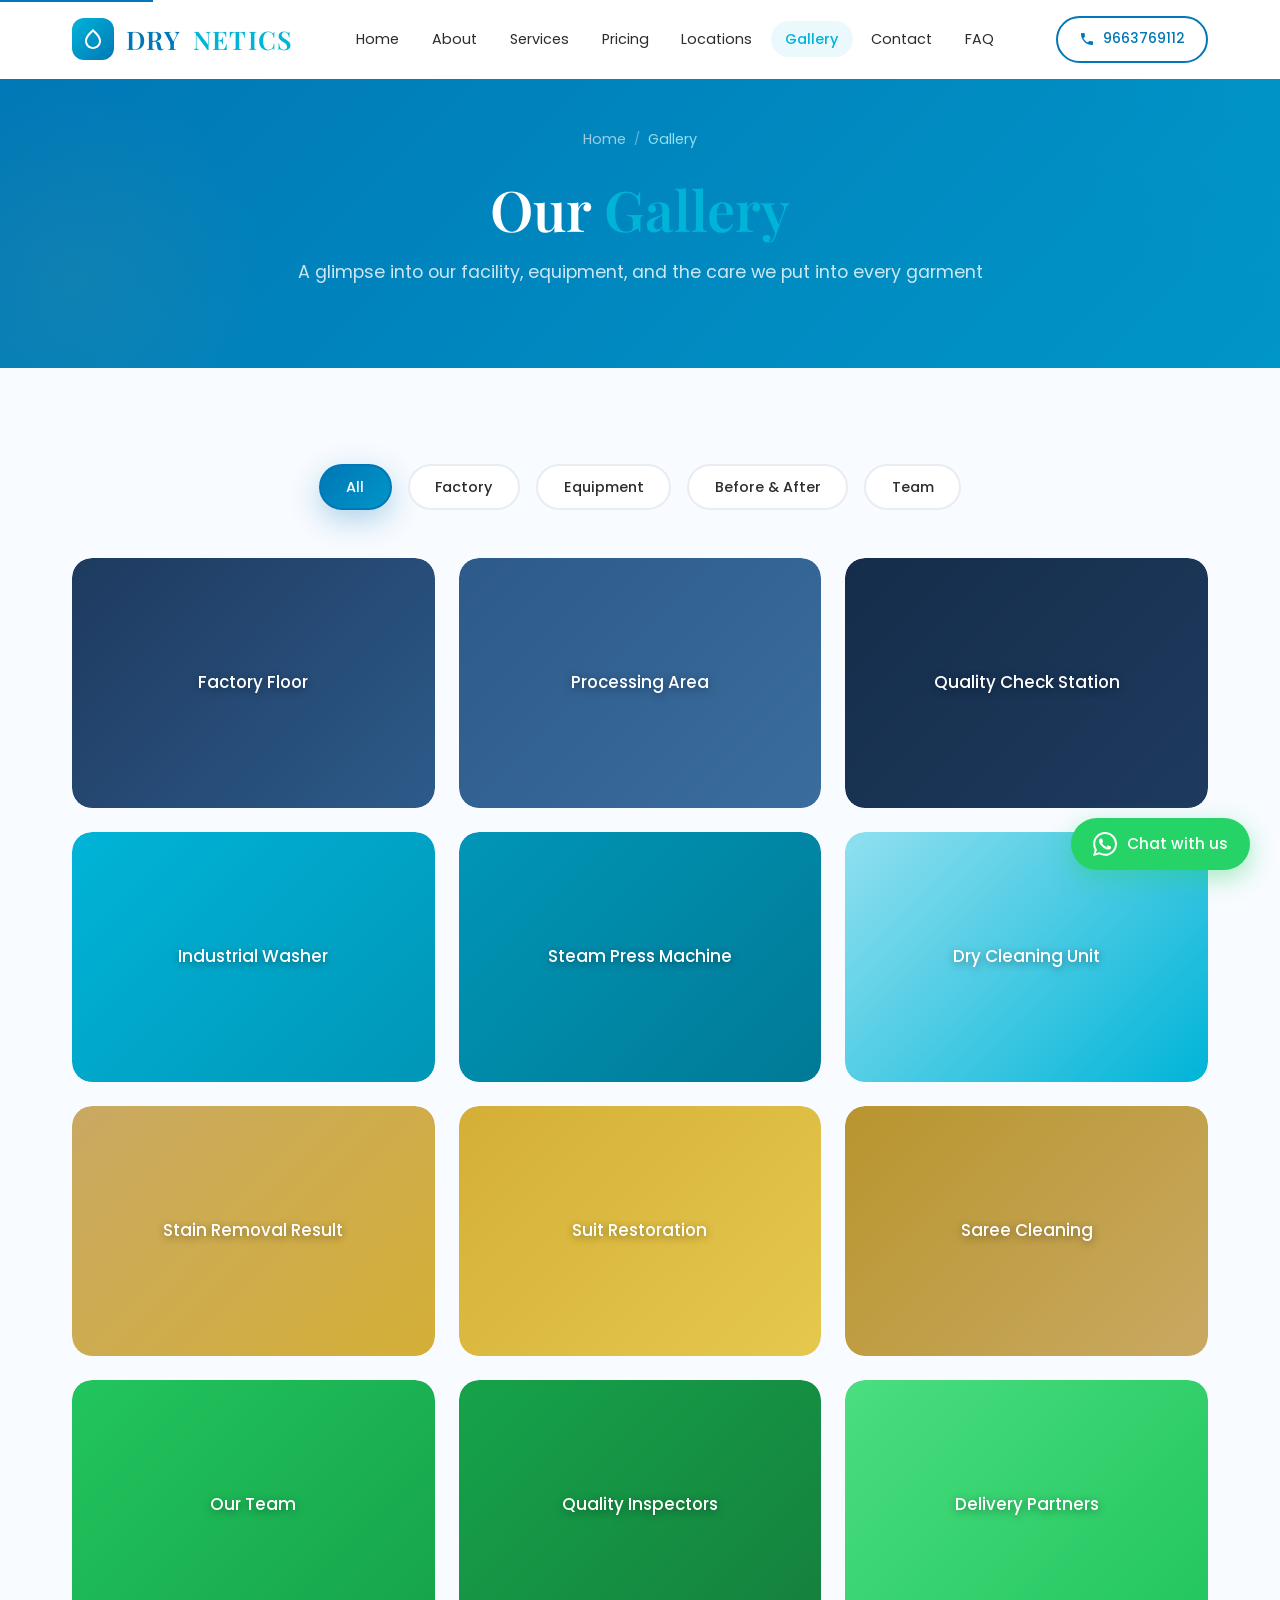
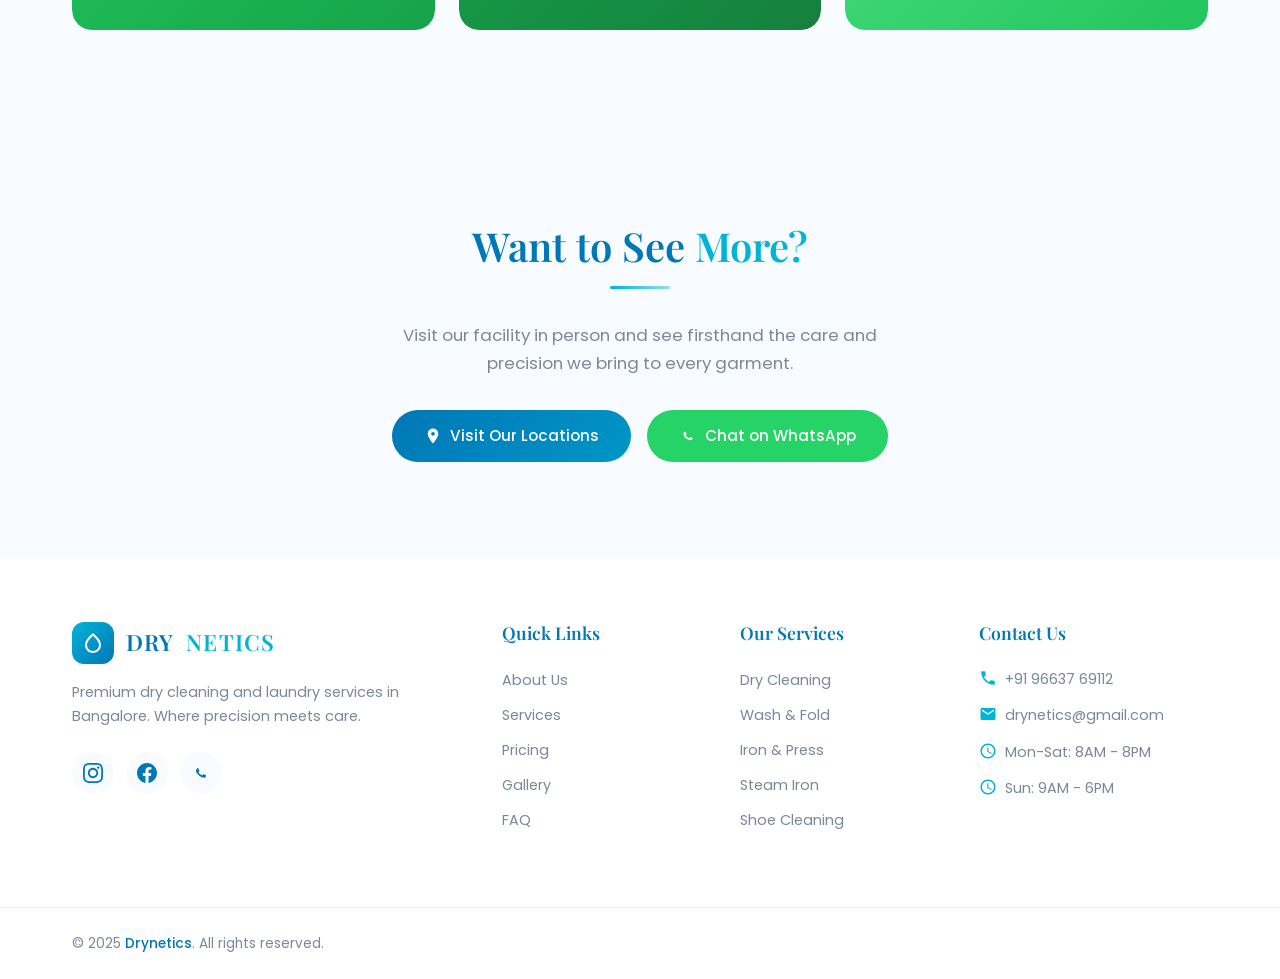
<file: gallery.html>
<!DOCTYPE html>
<html lang="en">
<head>
    <meta charset="UTF-8">
    <meta name="viewport" content="width=device-width, initial-scale=1.0">
    <meta name="description" content="Explore the Drynetics gallery. See our factory, professional equipment, before & after results, and the dedicated team behind our premium dry cleaning services in Bangalore.">
    <meta name="keywords" content="Drynetics gallery, dry cleaning facility, laundry equipment, before after cleaning, dry cleaning team, Bangalore dry cleaning">
    <meta property="og:title" content="Gallery - Drynetics Premium Dry Cleaning">
    <meta property="og:description" content="A glimpse into our facility, equipment, and the care we put into every garment. Explore the Drynetics gallery.">
    <meta property="og:type" content="website">
    <meta property="og:url" content="https://drynetics.com/gallery.html">
    <link rel="canonical" href="https://drynetics.com/gallery.html">
    <title>Gallery | Drynetics - Premium Dry Cleaning & Laundry in Bangalore</title>

    <link rel="preconnect" href="https://fonts.googleapis.com">
    <link rel="preconnect" href="https://fonts.gstatic.com" crossorigin>
    <link href="https://fonts.googleapis.com/css2?family=Playfair+Display:wght@400;500;600;700&family=Poppins:wght@300;400;500;600&display=swap" rel="stylesheet">

    <link rel="stylesheet" href="css/variables.css">
    <link rel="stylesheet" href="css/reset.css">
    <link rel="stylesheet" href="css/typography.css">
    <link rel="stylesheet" href="css/layout.css">
    <link rel="stylesheet" href="css/components.css">
    <link rel="stylesheet" href="css/header.css">
    <link rel="stylesheet" href="css/footer.css">
    <link rel="stylesheet" href="css/whatsapp.css">
    <link rel="stylesheet" href="css/animations.css">
    <link rel="stylesheet" href="css/gallery.css">
</head>
<body>
    <a href="#main-content" class="skip-link">Skip to content</a>

    <!-- HEADER -->
    <header class="site-header" id="site-header">
        <div class="header-container">
            <a href="index.html" class="logo">
                <div class="logo-icon">
                    <svg viewBox="0 0 24 24"><path d="M12 2c-5.33 4.55-8 8.48-8 11.8 0 4.98 3.8 8.2 8 8.2s8-3.22 8-8.2c0-3.32-2.67-7.25-8-11.8zm0 18c-3.35 0-6-2.57-6-6.2 0-2.34 1.95-5.44 6-9.14 4.05 3.7 6 6.79 6 9.14 0 3.63-2.65 6.2-6 6.2z"/></svg>
                </div>
                DRY<span>NETICS</span>
            </a>
            <nav class="main-nav" id="main-nav">
                <ul class="nav-list">
                    <li><a href="index.html" class="nav-link">Home</a></li>
                    <li><a href="about.html" class="nav-link">About</a></li>
                    <li><a href="services.html" class="nav-link">Services</a></li>
                    <li><a href="pricing.html" class="nav-link">Pricing</a></li>
                    <li><a href="locations.html" class="nav-link">Locations</a></li>
                    <li><a href="gallery.html" class="nav-link active">Gallery</a></li>
                    <li><a href="contact.html" class="nav-link">Contact</a></li>
                    <li><a href="faq.html" class="nav-link">FAQ</a></li>
                </ul>
                <a href="tel:+919663769112" class="mobile-phone-link">
                    <svg viewBox="0 0 24 24"><path d="M6.62 10.79c1.44 2.83 3.76 5.14 6.59 6.59l2.2-2.2c.27-.27.67-.36 1.02-.24 1.12.37 2.33.57 3.57.57.55 0 1 .45 1 1V20c0 .55-.45 1-1 1-9.39 0-17-7.61-17-17 0-.55.45-1 1-1h3.5c.55 0 1 .45 1 1 0 1.25.2 2.45.57 3.57.11.35.03.74-.25 1.02l-2.2 2.2z"/></svg>
                    Call: 9663769112
                </a>
            </nav>
            <a href="tel:+919663769112" class="header-cta">
                <svg viewBox="0 0 24 24"><path d="M6.62 10.79c1.44 2.83 3.76 5.14 6.59 6.59l2.2-2.2c.27-.27.67-.36 1.02-.24 1.12.37 2.33.57 3.57.57.55 0 1 .45 1 1V20c0 .55-.45 1-1 1-9.39 0-17-7.61-17-17 0-.55.45-1 1-1h3.5c.55 0 1 .45 1 1 0 1.25.2 2.45.57 3.57.11.35.03.74-.25 1.02l-2.2 2.2z"/></svg>
                9663769112
            </a>
            <button class="menu-toggle" id="menu-toggle" aria-label="Toggle navigation" aria-expanded="false">
                <span class="hamburger-line"></span>
                <span class="hamburger-line"></span>
                <span class="hamburger-line"></span>
            </button>
        </div>
        <div class="nav-overlay" id="nav-overlay"></div>
    </header>

    <!-- MAIN CONTENT -->
    <main id="main-content">

        <!-- PAGE HERO -->
        <section class="page-hero">
            <nav class="breadcrumb" aria-label="Breadcrumb">
                <a href="index.html">Home</a>
                <span>/</span>
                <span class="current">Gallery</span>
            </nav>
            <h1>Our <span class="text-accent">Gallery</span></h1>
            <p>A glimpse into our facility, equipment, and the care we put into every garment</p>
        </section>

        <!-- FILTER TABS + GALLERY GRID -->
        <section class="section" id="gallery">
            <div class="container">

                <!-- Filter Tabs -->
                <div class="gallery-filters reveal">
                    <button class="gallery-filter-btn active" data-filter="all">All</button>
                    <button class="gallery-filter-btn" data-filter="factory">Factory</button>
                    <button class="gallery-filter-btn" data-filter="equipment">Equipment</button>
                    <button class="gallery-filter-btn" data-filter="before-after">Before &amp; After</button>
                    <button class="gallery-filter-btn" data-filter="team">Team</button>
                </div>

                <!-- Gallery Grid -->
                <div class="gallery-grid">

                    <!-- FACTORY ITEMS -->
                    <div class="gallery-item reveal" data-category="factory">
                        <div class="gallery-placeholder" style="background: linear-gradient(135deg, #1e3a5f, #2d5a8a)">
                            <span class="gallery-label">Factory Floor</span>
                            <div class="gallery-overlay">
                                <svg viewBox="0 0 24 24"><path d="M15.5 14h-.79l-.28-.27C15.41 12.59 16 11.11 16 9.5 16 5.91 13.09 3 9.5 3S3 5.91 3 9.5 5.91 16 9.5 16c1.61 0 3.09-.59 4.23-1.57l.27.28v.79l5 4.99L20.49 19l-4.99-5zm-6 0C7.01 14 5 11.99 5 9.5S7.01 5 9.5 5 14 7.01 14 9.5 11.99 14 9.5 14zM12 10h-2v2H9v-2H7V9h2V7h1v2h2v1z"/></svg>
                            </div>
                        </div>
                    </div>

                    <div class="gallery-item reveal" data-category="factory">
                        <div class="gallery-placeholder" style="background: linear-gradient(135deg, #2d5a8a, #3a6d9e)">
                            <span class="gallery-label">Processing Area</span>
                            <div class="gallery-overlay">
                                <svg viewBox="0 0 24 24"><path d="M15.5 14h-.79l-.28-.27C15.41 12.59 16 11.11 16 9.5 16 5.91 13.09 3 9.5 3S3 5.91 3 9.5 5.91 16 9.5 16c1.61 0 3.09-.59 4.23-1.57l.27.28v.79l5 4.99L20.49 19l-4.99-5zm-6 0C7.01 14 5 11.99 5 9.5S7.01 5 9.5 5 14 7.01 14 9.5 11.99 14 9.5 14zM12 10h-2v2H9v-2H7V9h2V7h1v2h2v1z"/></svg>
                            </div>
                        </div>
                    </div>

                    <div class="gallery-item reveal" data-category="factory">
                        <div class="gallery-placeholder" style="background: linear-gradient(135deg, #152d4a, #1e3a5f)">
                            <span class="gallery-label">Quality Check Station</span>
                            <div class="gallery-overlay">
                                <svg viewBox="0 0 24 24"><path d="M15.5 14h-.79l-.28-.27C15.41 12.59 16 11.11 16 9.5 16 5.91 13.09 3 9.5 3S3 5.91 3 9.5 5.91 16 9.5 16c1.61 0 3.09-.59 4.23-1.57l.27.28v.79l5 4.99L20.49 19l-4.99-5zm-6 0C7.01 14 5 11.99 5 9.5S7.01 5 9.5 5 14 7.01 14 9.5 11.99 14 9.5 14zM12 10h-2v2H9v-2H7V9h2V7h1v2h2v1z"/></svg>
                            </div>
                        </div>
                    </div>

                    <!-- EQUIPMENT ITEMS -->
                    <div class="gallery-item reveal" data-category="equipment">
                        <div class="gallery-placeholder" style="background: linear-gradient(135deg, #00b4d8, #0096b7)">
                            <span class="gallery-label">Industrial Washer</span>
                            <div class="gallery-overlay">
                                <svg viewBox="0 0 24 24"><path d="M15.5 14h-.79l-.28-.27C15.41 12.59 16 11.11 16 9.5 16 5.91 13.09 3 9.5 3S3 5.91 3 9.5 5.91 16 9.5 16c1.61 0 3.09-.59 4.23-1.57l.27.28v.79l5 4.99L20.49 19l-4.99-5zm-6 0C7.01 14 5 11.99 5 9.5S7.01 5 9.5 5 14 7.01 14 9.5 11.99 14 9.5 14zM12 10h-2v2H9v-2H7V9h2V7h1v2h2v1z"/></svg>
                            </div>
                        </div>
                    </div>

                    <div class="gallery-item reveal" data-category="equipment">
                        <div class="gallery-placeholder" style="background: linear-gradient(135deg, #0096b7, #007a96)">
                            <span class="gallery-label">Steam Press Machine</span>
                            <div class="gallery-overlay">
                                <svg viewBox="0 0 24 24"><path d="M15.5 14h-.79l-.28-.27C15.41 12.59 16 11.11 16 9.5 16 5.91 13.09 3 9.5 3S3 5.91 3 9.5 5.91 16 9.5 16c1.61 0 3.09-.59 4.23-1.57l.27.28v.79l5 4.99L20.49 19l-4.99-5zm-6 0C7.01 14 5 11.99 5 9.5S7.01 5 9.5 5 14 7.01 14 9.5 11.99 14 9.5 14zM12 10h-2v2H9v-2H7V9h2V7h1v2h2v1z"/></svg>
                            </div>
                        </div>
                    </div>

                    <div class="gallery-item reveal" data-category="equipment">
                        <div class="gallery-placeholder" style="background: linear-gradient(135deg, #90e0ef, #00b4d8)">
                            <span class="gallery-label">Dry Cleaning Unit</span>
                            <div class="gallery-overlay">
                                <svg viewBox="0 0 24 24"><path d="M15.5 14h-.79l-.28-.27C15.41 12.59 16 11.11 16 9.5 16 5.91 13.09 3 9.5 3S3 5.91 3 9.5 5.91 16 9.5 16c1.61 0 3.09-.59 4.23-1.57l.27.28v.79l5 4.99L20.49 19l-4.99-5zm-6 0C7.01 14 5 11.99 5 9.5S7.01 5 9.5 5 14 7.01 14 9.5 11.99 14 9.5 14zM12 10h-2v2H9v-2H7V9h2V7h1v2h2v1z"/></svg>
                            </div>
                        </div>
                    </div>

                    <!-- BEFORE & AFTER ITEMS -->
                    <div class="gallery-item reveal" data-category="before-after">
                        <div class="gallery-placeholder" style="background: linear-gradient(135deg, #c9a962, #d4af37)">
                            <span class="gallery-label">Stain Removal Result</span>
                            <div class="gallery-overlay">
                                <svg viewBox="0 0 24 24"><path d="M15.5 14h-.79l-.28-.27C15.41 12.59 16 11.11 16 9.5 16 5.91 13.09 3 9.5 3S3 5.91 3 9.5 5.91 16 9.5 16c1.61 0 3.09-.59 4.23-1.57l.27.28v.79l5 4.99L20.49 19l-4.99-5zm-6 0C7.01 14 5 11.99 5 9.5S7.01 5 9.5 5 14 7.01 14 9.5 11.99 14 9.5 14zM12 10h-2v2H9v-2H7V9h2V7h1v2h2v1z"/></svg>
                            </div>
                        </div>
                    </div>

                    <div class="gallery-item reveal" data-category="before-after">
                        <div class="gallery-placeholder" style="background: linear-gradient(135deg, #d4af37, #e6c84e)">
                            <span class="gallery-label">Suit Restoration</span>
                            <div class="gallery-overlay">
                                <svg viewBox="0 0 24 24"><path d="M15.5 14h-.79l-.28-.27C15.41 12.59 16 11.11 16 9.5 16 5.91 13.09 3 9.5 3S3 5.91 3 9.5 5.91 16 9.5 16c1.61 0 3.09-.59 4.23-1.57l.27.28v.79l5 4.99L20.49 19l-4.99-5zm-6 0C7.01 14 5 11.99 5 9.5S7.01 5 9.5 5 14 7.01 14 9.5 11.99 14 9.5 14zM12 10h-2v2H9v-2H7V9h2V7h1v2h2v1z"/></svg>
                            </div>
                        </div>
                    </div>

                    <div class="gallery-item reveal" data-category="before-after">
                        <div class="gallery-placeholder" style="background: linear-gradient(135deg, #b8952e, #c9a962)">
                            <span class="gallery-label">Saree Cleaning</span>
                            <div class="gallery-overlay">
                                <svg viewBox="0 0 24 24"><path d="M15.5 14h-.79l-.28-.27C15.41 12.59 16 11.11 16 9.5 16 5.91 13.09 3 9.5 3S3 5.91 3 9.5 5.91 16 9.5 16c1.61 0 3.09-.59 4.23-1.57l.27.28v.79l5 4.99L20.49 19l-4.99-5zm-6 0C7.01 14 5 11.99 5 9.5S7.01 5 9.5 5 14 7.01 14 9.5 11.99 14 9.5 14zM12 10h-2v2H9v-2H7V9h2V7h1v2h2v1z"/></svg>
                            </div>
                        </div>
                    </div>

                    <!-- TEAM ITEMS -->
                    <div class="gallery-item reveal" data-category="team">
                        <div class="gallery-placeholder" style="background: linear-gradient(135deg, #22c55e, #16a34a)">
                            <span class="gallery-label">Our Team</span>
                            <div class="gallery-overlay">
                                <svg viewBox="0 0 24 24"><path d="M15.5 14h-.79l-.28-.27C15.41 12.59 16 11.11 16 9.5 16 5.91 13.09 3 9.5 3S3 5.91 3 9.5 5.91 16 9.5 16c1.61 0 3.09-.59 4.23-1.57l.27.28v.79l5 4.99L20.49 19l-4.99-5zm-6 0C7.01 14 5 11.99 5 9.5S7.01 5 9.5 5 14 7.01 14 9.5 11.99 14 9.5 14zM12 10h-2v2H9v-2H7V9h2V7h1v2h2v1z"/></svg>
                            </div>
                        </div>
                    </div>

                    <div class="gallery-item reveal" data-category="team">
                        <div class="gallery-placeholder" style="background: linear-gradient(135deg, #16a34a, #15803d)">
                            <span class="gallery-label">Quality Inspectors</span>
                            <div class="gallery-overlay">
                                <svg viewBox="0 0 24 24"><path d="M15.5 14h-.79l-.28-.27C15.41 12.59 16 11.11 16 9.5 16 5.91 13.09 3 9.5 3S3 5.91 3 9.5 5.91 16 9.5 16c1.61 0 3.09-.59 4.23-1.57l.27.28v.79l5 4.99L20.49 19l-4.99-5zm-6 0C7.01 14 5 11.99 5 9.5S7.01 5 9.5 5 14 7.01 14 9.5 11.99 14 9.5 14zM12 10h-2v2H9v-2H7V9h2V7h1v2h2v1z"/></svg>
                            </div>
                        </div>
                    </div>

                    <div class="gallery-item reveal" data-category="team">
                        <div class="gallery-placeholder" style="background: linear-gradient(135deg, #4ade80, #22c55e)">
                            <span class="gallery-label">Delivery Partners</span>
                            <div class="gallery-overlay">
                                <svg viewBox="0 0 24 24"><path d="M15.5 14h-.79l-.28-.27C15.41 12.59 16 11.11 16 9.5 16 5.91 13.09 3 9.5 3S3 5.91 3 9.5 5.91 16 9.5 16c1.61 0 3.09-.59 4.23-1.57l.27.28v.79l5 4.99L20.49 19l-4.99-5zm-6 0C7.01 14 5 11.99 5 9.5S7.01 5 9.5 5 14 7.01 14 9.5 11.99 14 9.5 14zM12 10h-2v2H9v-2H7V9h2V7h1v2h2v1z"/></svg>
                            </div>
                        </div>
                    </div>

                </div>
            </div>
        </section>

        <!-- LIGHTBOX -->
        <div class="lightbox" id="lightbox">
            <button class="lightbox-close" aria-label="Close">&times;</button>
            <button class="lightbox-prev" aria-label="Previous">
                <svg viewBox="0 0 24 24"><path d="M15.41 7.41L14 6l-6 6 6 6 1.41-1.41L10.83 12z"/></svg>
            </button>
            <div class="lightbox-content">
                <div class="lightbox-placeholder" id="lightbox-image"></div>
                <p class="lightbox-caption" id="lightbox-caption"></p>
            </div>
            <button class="lightbox-next" aria-label="Next">
                <svg viewBox="0 0 24 24"><path d="M10 6L8.59 7.41 13.17 12l-4.58 4.59L10 18l6-6z"/></svg>
            </button>
            <div class="lightbox-counter" id="lightbox-counter"></div>
        </div>

        <!-- CTA SECTION -->
        <section class="gallery-cta">
            <div class="container">
                <div class="reveal">
                    <h2>Want to See <span class="text-accent">More?</span></h2>
                    <div class="divider"></div>
                    <p>Visit our facility in person and see firsthand the care and precision we bring to every garment.</p>
                    <div class="gallery-cta-buttons">
                        <a href="locations.html" class="btn btn-primary">
                            <svg viewBox="0 0 24 24"><path d="M12 2C8.13 2 5 5.13 5 9c0 5.25 7 13 7 13s7-7.75 7-13c0-3.87-3.13-7-7-7zm0 9.5c-1.38 0-2.5-1.12-2.5-2.5s1.12-2.5 2.5-2.5 2.5 1.12 2.5 2.5-1.12 2.5-2.5 2.5z"/></svg>
                            Visit Our Locations
                        </a>
                        <a href="https://wa.me/919663769112?text=Hi%20Drynetics!%20I'd%20like%20to%20visit%20your%20facility." class="btn btn-whatsapp" target="_blank" rel="noopener">
                            <svg viewBox="0 0 24 24"><path d="M17.472 14.382c-.297-.149-1.758-.867-2.03-.967-.273-.099-.471-.148-.67.15-.197.297-.767.966-.94 1.164-.173.199-.347.223-.644.075-.297-.15-1.255-.463-2.39-1.475-.883-.788-1.48-1.761-1.653-2.059-.173-.297-.018-.458.13-.606.134-.133.298-.347.446-.52.149-.174.198-.298.298-.497.099-.198.05-.371-.025-.52-.075-.149-.669-1.612-.916-2.207-.242-.579-.487-.5-.669-.51-.173-.008-.371-.01-.57-.01-.198 0-.52.074-.792.372-.272.297-1.04 1.016-1.04 2.479 0 1.462 1.065 2.875 1.213 3.074.149.198 2.096 3.2 5.077 4.487.709.306 1.262.489 1.694.625.712.227 1.36.195 1.871.118.571-.085 1.758-.719 2.006-1.413.248-.694.248-1.289.173-1.413-.074-.124-.272-.198-.57-.347z"/></svg>
                            Chat on WhatsApp
                        </a>
                    </div>
                </div>
            </div>
        </section>

    </main>

    <!-- WHATSAPP FLOAT -->
    <a href="https://wa.me/919663769112?text=Hi%20Drynetics!%20I'm%20interested%20in%20your%20dry%20cleaning%20services." class="whatsapp-float" target="_blank" rel="noopener" aria-label="Chat on WhatsApp">
        <svg viewBox="0 0 24 24"><path d="M17.472 14.382c-.297-.149-1.758-.867-2.03-.967-.273-.099-.471-.148-.67.15-.197.297-.767.966-.94 1.164-.173.199-.347.223-.644.075-.297-.15-1.255-.463-2.39-1.475-.883-.788-1.48-1.761-1.653-2.059-.173-.297-.018-.458.13-.606.134-.133.298-.347.446-.52.149-.174.198-.298.298-.497.099-.198.05-.371-.025-.52-.075-.149-.669-1.612-.916-2.207-.242-.579-.487-.5-.669-.51-.173-.008-.371-.01-.57-.01-.198 0-.52.074-.792.372-.272.297-1.04 1.016-1.04 2.479 0 1.462 1.065 2.875 1.213 3.074.149.198 2.096 3.2 5.077 4.487.709.306 1.262.489 1.694.625.712.227 1.36.195 1.871.118.571-.085 1.758-.719 2.006-1.413.248-.694.248-1.289.173-1.413-.074-.124-.272-.198-.57-.347m-5.421 7.403h-.004a9.87 9.87 0 01-5.031-1.378l-.361-.214-3.741.982.998-3.648-.235-.374a9.86 9.86 0 01-1.51-5.26c.001-5.45 4.436-9.884 9.888-9.884 2.64 0 5.122 1.03 6.988 2.898a9.825 9.825 0 012.893 6.994c-.003 5.45-4.437 9.884-9.885 9.884m8.413-18.297A11.815 11.815 0 0012.05 0C5.495 0 .16 5.335.157 11.892c0 2.096.547 4.142 1.588 5.945L.057 24l6.305-1.654a11.882 11.882 0 005.683 1.448h.005c6.554 0 11.89-5.335 11.893-11.893a11.821 11.821 0 00-3.48-8.413z"/></svg>
        <span>Chat with us</span>
    </a>

    <!-- FOOTER -->
    <footer class="site-footer">
        <div class="footer-top">
            <div class="footer-grid">
                <div class="footer-col footer-brand">
                    <a href="index.html" class="logo">
                        <div class="logo-icon">
                            <svg viewBox="0 0 24 24"><path d="M12 2c-5.33 4.55-8 8.48-8 11.8 0 4.98 3.8 8.2 8 8.2s8-3.22 8-8.2c0-3.32-2.67-7.25-8-11.8zm0 18c-3.35 0-6-2.57-6-6.2 0-2.34 1.95-5.44 6-9.14 4.05 3.7 6 6.79 6 9.14 0 3.63-2.65 6.2-6 6.2z"/></svg>
                        </div>
                        DRY<span>NETICS</span>
                    </a>
                    <p>Premium dry cleaning and laundry services in Bangalore. Where precision meets care.</p>
                    <div class="footer-social">
                        <a href="#" aria-label="Instagram">
                            <svg viewBox="0 0 24 24"><path d="M12 2.163c3.204 0 3.584.012 4.85.07 3.252.148 4.771 1.691 4.919 4.919.058 1.265.069 1.645.069 4.849 0 3.205-.012 3.584-.069 4.849-.149 3.225-1.664 4.771-4.919 4.919-1.266.058-1.644.07-4.85.07-3.204 0-3.584-.012-4.849-.07-3.26-.149-4.771-1.699-4.919-4.92-.058-1.265-.07-1.644-.07-4.849 0-3.204.013-3.583.07-4.849.149-3.227 1.664-4.771 4.919-4.919 1.266-.057 1.645-.069 4.849-.069zm0-2.163c-3.259 0-3.667.014-4.947.072-4.358.2-6.78 2.618-6.98 6.98-.059 1.281-.073 1.689-.073 4.948 0 3.259.014 3.668.072 4.948.2 4.358 2.618 6.78 6.98 6.98 1.281.058 1.689.072 4.948.072 3.259 0 3.668-.014 4.948-.072 4.354-.2 6.782-2.618 6.979-6.98.059-1.28.073-1.689.073-4.948 0-3.259-.014-3.667-.072-4.947-.196-4.354-2.617-6.78-6.979-6.98-1.281-.059-1.69-.073-4.949-.073zm0 5.838c-3.403 0-6.162 2.759-6.162 6.162s2.759 6.163 6.162 6.163 6.162-2.759 6.162-6.163c0-3.403-2.759-6.162-6.162-6.162zm0 10.162c-2.209 0-4-1.79-4-4 0-2.209 1.791-4 4-4s4 1.791 4 4c0 2.21-1.791 4-4 4zm6.406-11.845c-.796 0-1.441.645-1.441 1.44s.645 1.44 1.441 1.44c.795 0 1.439-.645 1.439-1.44s-.644-1.44-1.439-1.44z"/></svg>
                        </a>
                        <a href="#" aria-label="Facebook">
                            <svg viewBox="0 0 24 24"><path d="M24 12.073c0-6.627-5.373-12-12-12s-12 5.373-12 12c0 5.99 4.388 10.954 10.125 11.854v-8.385H7.078v-3.47h3.047V9.43c0-3.007 1.792-4.669 4.533-4.669 1.312 0 2.686.235 2.686.235v2.953H15.83c-1.491 0-1.956.925-1.956 1.874v2.25h3.328l-.532 3.47h-2.796v8.385C19.612 23.027 24 18.062 24 12.073z"/></svg>
                        </a>
                        <a href="https://wa.me/919663769112" target="_blank" rel="noopener" aria-label="WhatsApp">
                            <svg viewBox="0 0 24 24"><path d="M17.472 14.382c-.297-.149-1.758-.867-2.03-.967-.273-.099-.471-.148-.67.15-.197.297-.767.966-.94 1.164-.173.199-.347.223-.644.075-.297-.15-1.255-.463-2.39-1.475-.883-.788-1.48-1.761-1.653-2.059-.173-.297-.018-.458.13-.606.134-.133.298-.347.446-.52.149-.174.198-.298.298-.497.099-.198.05-.371-.025-.52-.075-.149-.669-1.612-.916-2.207-.242-.579-.487-.5-.669-.51-.173-.008-.371-.01-.57-.01-.198 0-.52.074-.792.372-.272.297-1.04 1.016-1.04 2.479 0 1.462 1.065 2.875 1.213 3.074.149.198 2.096 3.2 5.077 4.487.709.306 1.262.489 1.694.625.712.227 1.36.195 1.871.118.571-.085 1.758-.719 2.006-1.413.248-.694.248-1.289.173-1.413-.074-.124-.272-.198-.57-.347z"/></svg>
                        </a>
                    </div>
                </div>
                <div class="footer-col">
                    <h4>Quick Links</h4>
                    <ul>
                        <li><a href="about.html">About Us</a></li>
                        <li><a href="services.html">Services</a></li>
                        <li><a href="pricing.html">Pricing</a></li>
                        <li><a href="gallery.html">Gallery</a></li>
                        <li><a href="faq.html">FAQ</a></li>
                    </ul>
                </div>
                <div class="footer-col">
                    <h4>Our Services</h4>
                    <ul>
                        <li><a href="services.html#dry-cleaning">Dry Cleaning</a></li>
                        <li><a href="services.html#wash-fold">Wash &amp; Fold</a></li>
                        <li><a href="services.html#iron-press">Iron &amp; Press</a></li>
                        <li><a href="services.html#steam-iron">Steam Iron</a></li>
                        <li><a href="services.html#shoe-cleaning">Shoe Cleaning</a></li>
                    </ul>
                </div>
                <div class="footer-col footer-contact-info">
                    <h4>Contact Us</h4>
                    <p>
                        <svg viewBox="0 0 24 24"><path d="M6.62 10.79c1.44 2.83 3.76 5.14 6.59 6.59l2.2-2.2c.27-.27.67-.36 1.02-.24 1.12.37 2.33.57 3.57.57.55 0 1 .45 1 1V20c0 .55-.45 1-1 1-9.39 0-17-7.61-17-17 0-.55.45-1 1-1h3.5c.55 0 1 .45 1 1 0 1.25.2 2.45.57 3.57.11.35.03.74-.25 1.02l-2.2 2.2z"/></svg>
                        <a href="tel:+919663769112">+91 96637 69112</a>
                    </p>
                    <p>
                        <svg viewBox="0 0 24 24"><path d="M20 4H4c-1.1 0-1.99.9-1.99 2L2 18c0 1.1.9 2 2 2h16c1.1 0 2-.9 2-2V6c0-1.1-.9-2-2-2zm0 4l-8 5-8-5V6l8 5 8-5v2z"/></svg>
                        <a href="mailto:drynetics@gmail.com">drynetics@gmail.com</a>
                    </p>
                    <p>
                        <svg viewBox="0 0 24 24"><path d="M11.99 2C6.47 2 2 6.48 2 12s4.47 10 9.99 10C17.52 22 22 17.52 22 12S17.52 2 11.99 2zM12 20c-4.42 0-8-3.58-8-8s3.58-8 8-8 8 3.58 8 8-3.58 8-8 8zm.5-13H11v6l5.25 3.15.75-1.23-4.5-2.67z"/></svg>
                        Mon-Sat: 8AM - 8PM
                    </p>
                    <p>
                        <svg viewBox="0 0 24 24"><path d="M11.99 2C6.47 2 2 6.48 2 12s4.47 10 9.99 10C17.52 22 22 17.52 22 12S17.52 2 11.99 2zM12 20c-4.42 0-8-3.58-8-8s3.58-8 8-8 8 3.58 8 8-3.58 8-8 8zm.5-13H11v6l5.25 3.15.75-1.23-4.5-2.67z"/></svg>
                        Sun: 9AM - 6PM
                    </p>
                </div>
            </div>
        </div>
        <div class="footer-bottom">
            <p>&copy; 2025 <a href="index.html">Drynetics</a>. All rights reserved.</p>
        </div>
    </footer>

    <script src="js/main.js"></script>
    <script src="js/scroll-reveal.js"></script>
    <script src="js/gallery.js"></script>
</body>
</html>
</file>
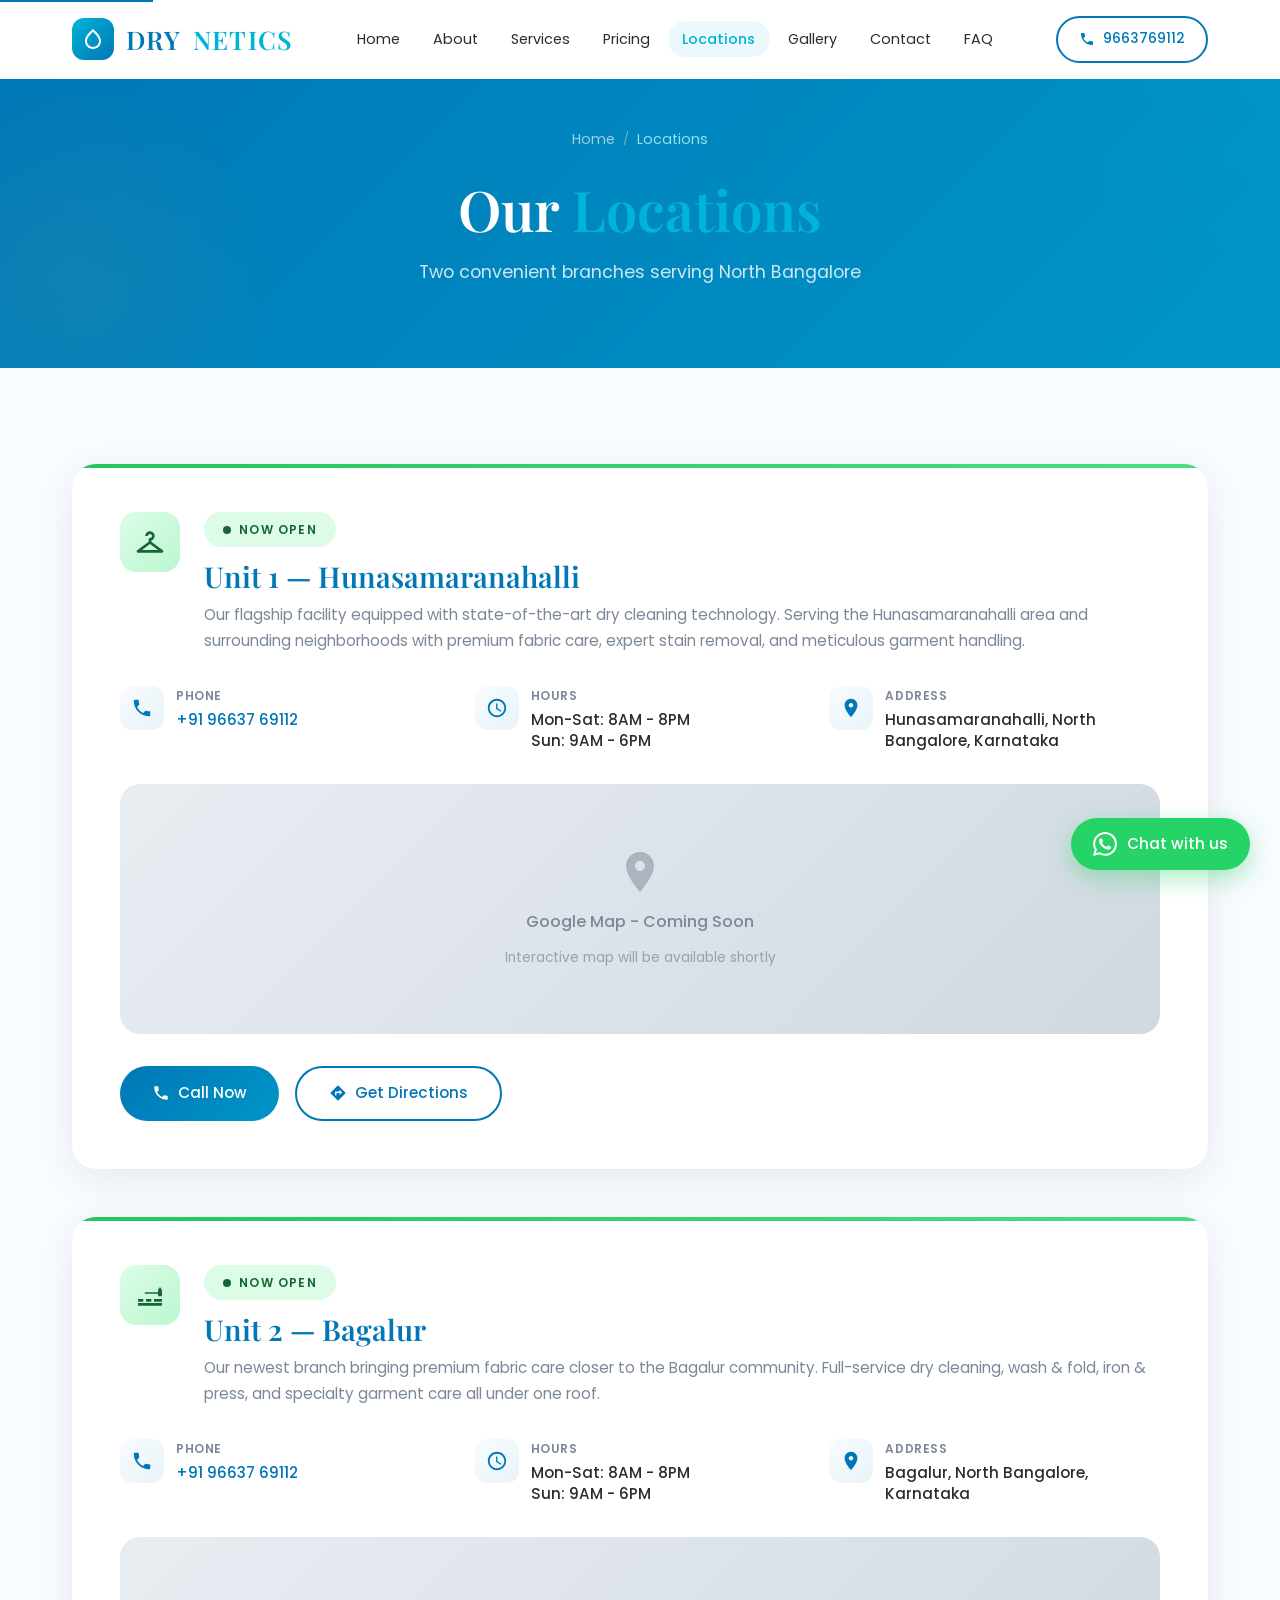
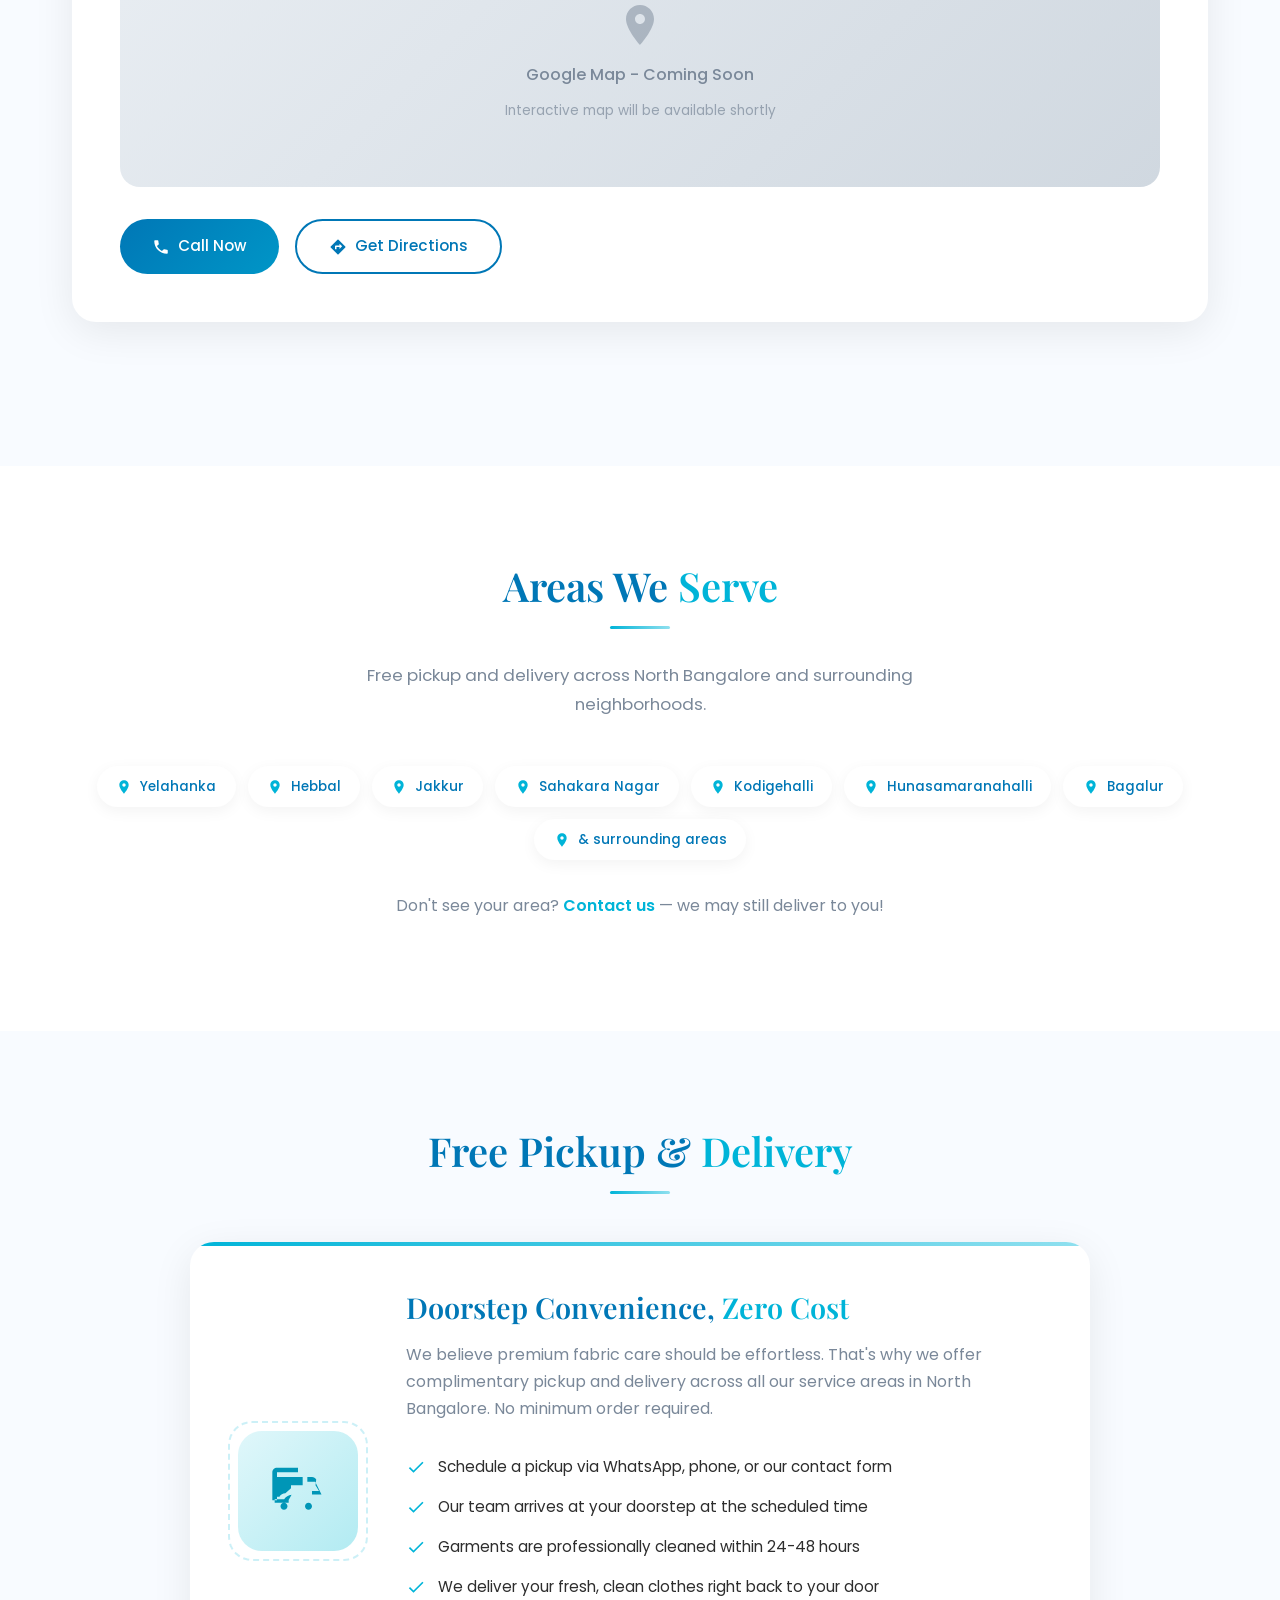
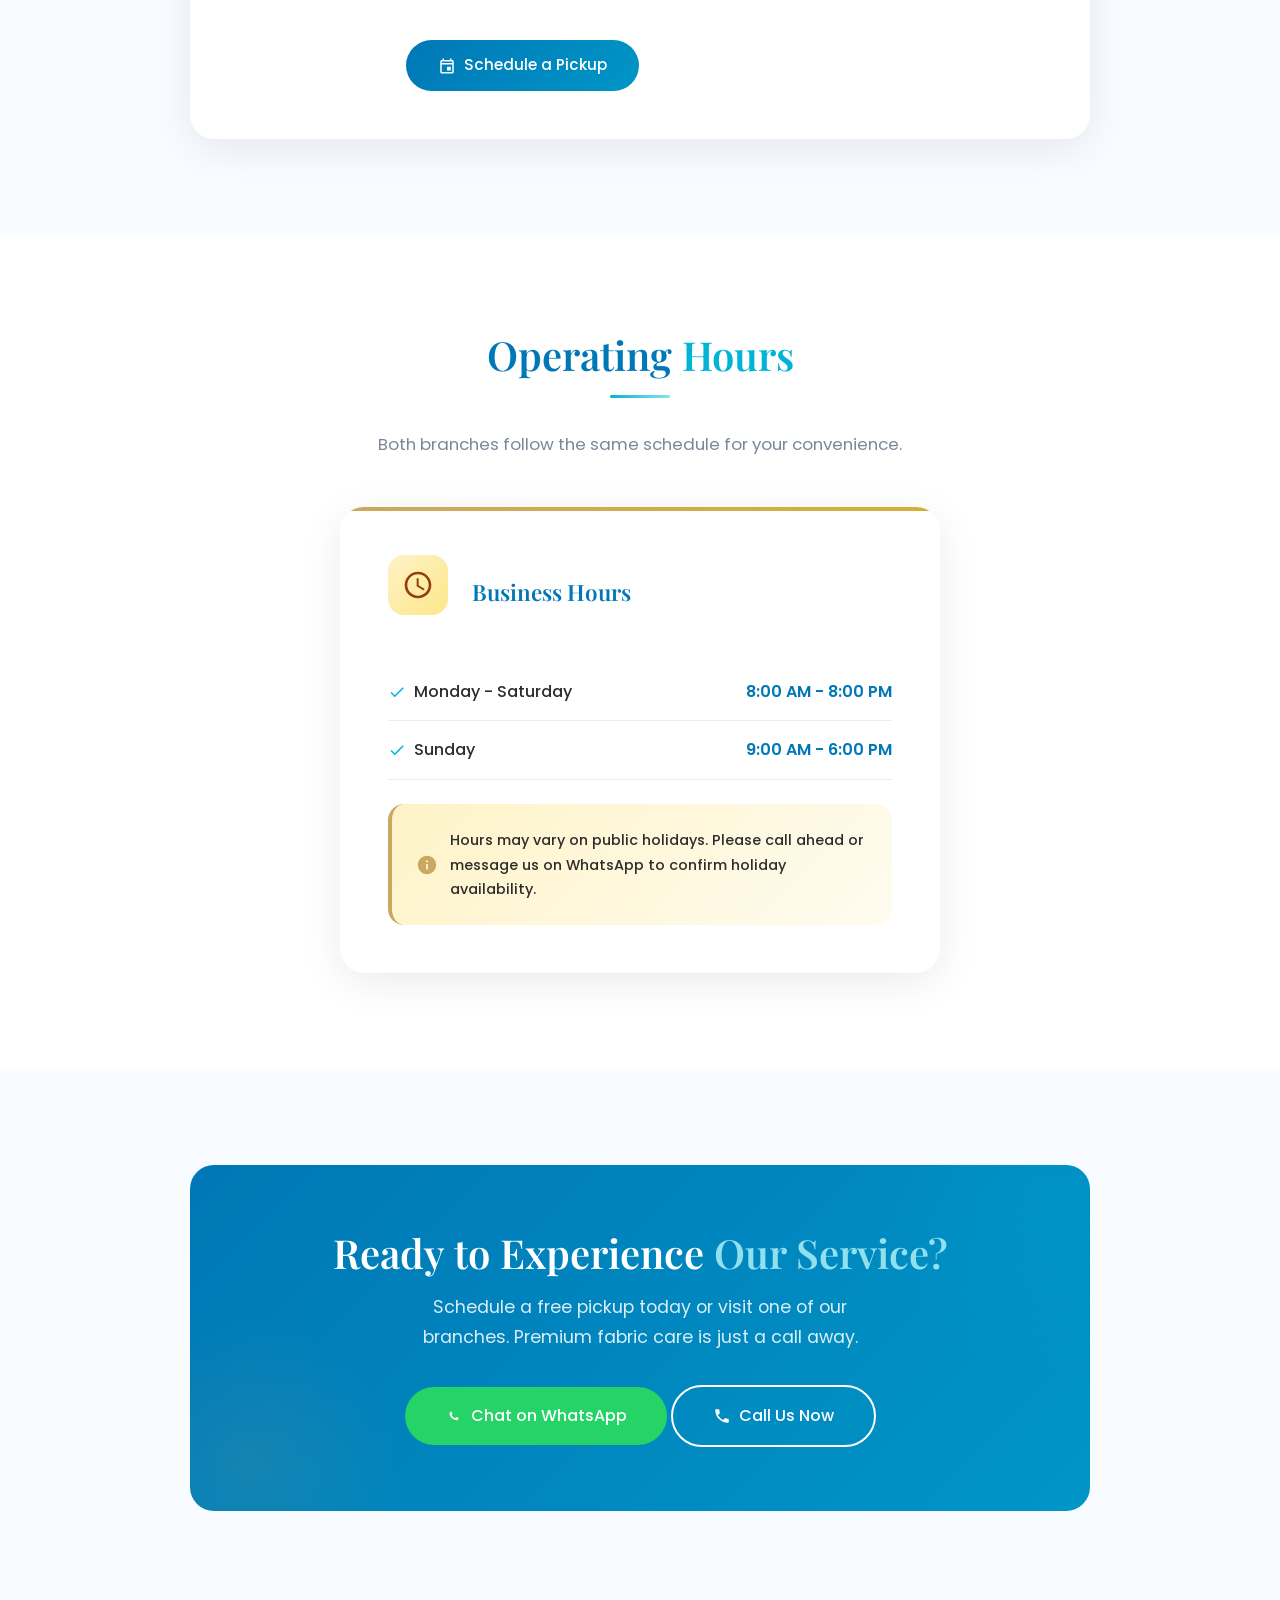
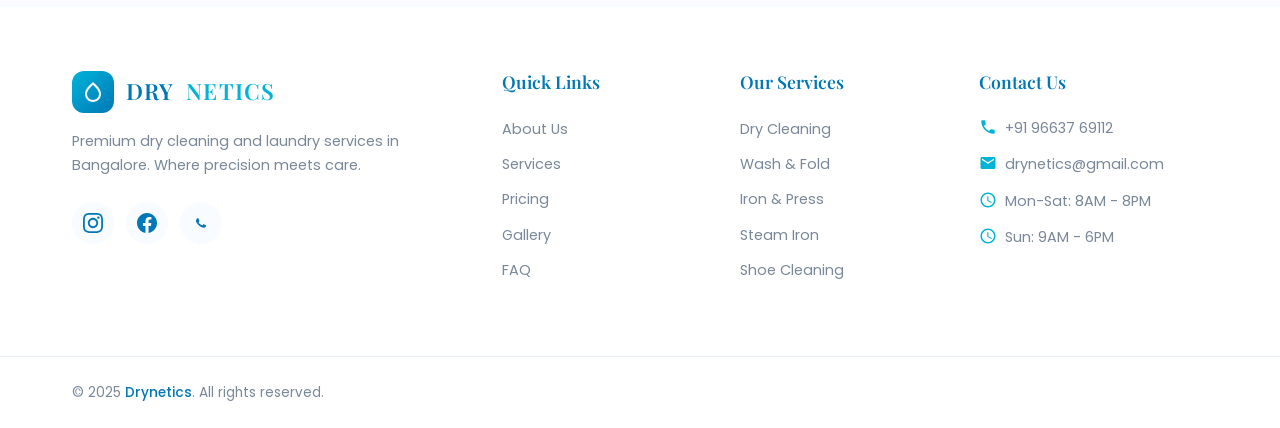
<file: locations.html>
<!DOCTYPE html>
<html lang="en">
<head>
    <meta charset="UTF-8">
    <meta name="viewport" content="width=device-width, initial-scale=1.0">
    <meta name="description" content="Find Drynetics dry cleaning locations in North Bangalore. Two branches at Hunasamaranahalli and Bagalur with free pickup & delivery across Yelahanka, Hebbal, Jakkur, and surrounding areas.">
    <meta name="keywords" content="dry cleaning locations Bangalore, Drynetics branches, Hunasamaranahalli dry cleaning, Bagalur laundry, North Bangalore dry cleaning, pickup delivery laundry">
    <meta property="og:title" content="Our Locations - Drynetics Premium Dry Cleaning">
    <meta property="og:description" content="Two convenient branches serving North Bangalore with free pickup & delivery. Visit us at Hunasamaranahalli or Bagalur.">
    <meta property="og:type" content="website">
    <meta property="og:url" content="https://drynetics.com/locations">
    <link rel="canonical" href="https://drynetics.com/locations">
    <title>Our Locations | Drynetics - Premium Dry Cleaning in North Bangalore</title>

    <link rel="preconnect" href="https://fonts.googleapis.com">
    <link rel="preconnect" href="https://fonts.gstatic.com" crossorigin>
    <link href="https://fonts.googleapis.com/css2?family=Playfair+Display:wght@400;500;600;700&family=Poppins:wght@300;400;500;600&display=swap" rel="stylesheet">

    <link rel="stylesheet" href="css/variables.css">
    <link rel="stylesheet" href="css/reset.css">
    <link rel="stylesheet" href="css/typography.css">
    <link rel="stylesheet" href="css/layout.css">
    <link rel="stylesheet" href="css/components.css">
    <link rel="stylesheet" href="css/header.css">
    <link rel="stylesheet" href="css/footer.css">
    <link rel="stylesheet" href="css/whatsapp.css">
    <link rel="stylesheet" href="css/animations.css">
    <link rel="stylesheet" href="css/locations.css">
</head>
<body>
    <a href="#main-content" class="skip-link">Skip to content</a>

    <!-- HEADER -->
    <header class="site-header" id="site-header">
        <div class="header-container">
            <a href="index.html" class="logo">
                <div class="logo-icon">
                    <svg viewBox="0 0 24 24"><path d="M12 2c-5.33 4.55-8 8.48-8 11.8 0 4.98 3.8 8.2 8 8.2s8-3.22 8-8.2c0-3.32-2.67-7.25-8-11.8zm0 18c-3.35 0-6-2.57-6-6.2 0-2.34 1.95-5.44 6-9.14 4.05 3.7 6 6.79 6 9.14 0 3.63-2.65 6.2-6 6.2z"/></svg>
                </div>
                DRY<span>NETICS</span>
            </a>
            <nav class="main-nav" id="main-nav">
                <ul class="nav-list">
                    <li><a href="index.html" class="nav-link">Home</a></li>
                    <li><a href="about.html" class="nav-link">About</a></li>
                    <li><a href="services.html" class="nav-link">Services</a></li>
                    <li><a href="pricing.html" class="nav-link">Pricing</a></li>
                    <li><a href="locations.html" class="nav-link active">Locations</a></li>
                    <li><a href="gallery.html" class="nav-link">Gallery</a></li>
                    <li><a href="contact.html" class="nav-link">Contact</a></li>
                    <li><a href="faq.html" class="nav-link">FAQ</a></li>
                </ul>
                <a href="tel:+919663769112" class="mobile-phone-link">
                    <svg viewBox="0 0 24 24"><path d="M6.62 10.79c1.44 2.83 3.76 5.14 6.59 6.59l2.2-2.2c.27-.27.67-.36 1.02-.24 1.12.37 2.33.57 3.57.57.55 0 1 .45 1 1V20c0 .55-.45 1-1 1-9.39 0-17-7.61-17-17 0-.55.45-1 1-1h3.5c.55 0 1 .45 1 1 0 1.25.2 2.45.57 3.57.11.35.03.74-.25 1.02l-2.2 2.2z"/></svg>
                    Call: 9663769112
                </a>
            </nav>
            <a href="tel:+919663769112" class="header-cta">
                <svg viewBox="0 0 24 24"><path d="M6.62 10.79c1.44 2.83 3.76 5.14 6.59 6.59l2.2-2.2c.27-.27.67-.36 1.02-.24 1.12.37 2.33.57 3.57.57.55 0 1 .45 1 1V20c0 .55-.45 1-1 1-9.39 0-17-7.61-17-17 0-.55.45-1 1-1h3.5c.55 0 1 .45 1 1 0 1.25.2 2.45.57 3.57.11.35.03.74-.25 1.02l-2.2 2.2z"/></svg>
                9663769112
            </a>
            <button class="menu-toggle" id="menu-toggle" aria-label="Toggle navigation" aria-expanded="false">
                <span class="hamburger-line"></span>
                <span class="hamburger-line"></span>
                <span class="hamburger-line"></span>
            </button>
        </div>
        <div class="nav-overlay" id="nav-overlay"></div>
    </header>

    <!-- MAIN CONTENT -->
    <main id="main-content">

        <!-- PAGE HERO -->
        <section class="page-hero">
            <nav class="breadcrumb" aria-label="Breadcrumb">
                <a href="index.html">Home</a>
                <span>/</span>
                <span class="current">Locations</span>
            </nav>
            <h1>Our <span class="text-accent">Locations</span></h1>
            <p>Two convenient branches serving North Bangalore</p>
        </section>

        <!-- BRANCH DETAIL CARDS -->
        <section class="section" id="branches">
            <div class="container">

                <!-- Unit 1 — Hunasamaranahalli -->
                <div class="branch-detail-card reveal">
                    <div class="branch-detail-header">
                        <div class="icon-box icon-box-success">
                            <svg viewBox="0 0 24 24"><path d="M21.6 18.2L13 11.75v-.91c1.65-.49 2.8-2.17 2.43-4.05-.26-1.31-1.3-2.4-2.61-2.7C10.54 3.57 8.5 5.3 8.5 7.5h2c0-.83.67-1.5 1.5-1.5s1.5.67 1.5 1.5c0 .84-.69 1.52-1.53 1.5-.54-.01-.97.45-.97.99v1.76L2.4 18.2c-.77.58-.36 1.8.6 1.8h18c.96 0 1.37-1.22.6-1.8zM6 18l6-4.5 6 4.5H6z"/></svg>
                        </div>
                        <div class="branch-detail-title">
                            <div class="badge badge-success">
                                <span class="status-dot"></span>
                                Now Open
                            </div>
                            <h3>Unit 1 &mdash; Hunasamaranahalli</h3>
                            <p>Our flagship facility equipped with state-of-the-art dry cleaning technology. Serving the Hunasamaranahalli area and surrounding neighborhoods with premium fabric care, expert stain removal, and meticulous garment handling.</p>
                        </div>
                    </div>

                    <div class="branch-info-grid">
                        <div class="branch-info-item">
                            <div class="info-icon">
                                <svg viewBox="0 0 24 24"><path d="M6.62 10.79c1.44 2.83 3.76 5.14 6.59 6.59l2.2-2.2c.27-.27.67-.36 1.02-.24 1.12.37 2.33.57 3.57.57.55 0 1 .45 1 1V20c0 .55-.45 1-1 1-9.39 0-17-7.61-17-17 0-.55.45-1 1-1h3.5c.55 0 1 .45 1 1 0 1.25.2 2.45.57 3.57.11.35.03.74-.25 1.02l-2.2 2.2z"/></svg>
                            </div>
                            <div>
                                <p class="info-label">Phone</p>
                                <p class="info-value"><a href="tel:+919663769112">+91 96637 69112</a></p>
                            </div>
                        </div>
                        <div class="branch-info-item">
                            <div class="info-icon">
                                <svg viewBox="0 0 24 24"><path d="M11.99 2C6.47 2 2 6.48 2 12s4.47 10 9.99 10C17.52 22 22 17.52 22 12S17.52 2 11.99 2zM12 20c-4.42 0-8-3.58-8-8s3.58-8 8-8 8 3.58 8 8-3.58 8-8 8zm.5-13H11v6l5.25 3.15.75-1.23-4.5-2.67z"/></svg>
                            </div>
                            <div>
                                <p class="info-label">Hours</p>
                                <p class="info-value">Mon-Sat: 8AM - 8PM<br>Sun: 9AM - 6PM</p>
                            </div>
                        </div>
                        <div class="branch-info-item">
                            <div class="info-icon">
                                <svg viewBox="0 0 24 24"><path d="M12 2C8.13 2 5 5.13 5 9c0 5.25 7 13 7 13s7-7.75 7-13c0-3.87-3.13-7-7-7zm0 9.5c-1.38 0-2.5-1.12-2.5-2.5s1.12-2.5 2.5-2.5 2.5 1.12 2.5 2.5-1.12 2.5-2.5 2.5z"/></svg>
                            </div>
                            <div>
                                <p class="info-label">Address</p>
                                <p class="info-value">Hunasamaranahalli, North Bangalore, Karnataka</p>
                            </div>
                        </div>
                    </div>

                    <div class="branch-map-placeholder">
                        <svg viewBox="0 0 24 24"><path d="M12 2C8.13 2 5 5.13 5 9c0 5.25 7 13 7 13s7-7.75 7-13c0-3.87-3.13-7-7-7zm0 9.5c-1.38 0-2.5-1.12-2.5-2.5s1.12-2.5 2.5-2.5 2.5 1.12 2.5 2.5-1.12 2.5-2.5 2.5z"/></svg>
                        <p>Google Map - Coming Soon</p>
                        <span>Interactive map will be available shortly</span>
                    </div>

                    <div class="branch-cta-buttons">
                        <a href="tel:+919663769112" class="btn btn-primary">
                            <svg viewBox="0 0 24 24"><path d="M6.62 10.79c1.44 2.83 3.76 5.14 6.59 6.59l2.2-2.2c.27-.27.67-.36 1.02-.24 1.12.37 2.33.57 3.57.57.55 0 1 .45 1 1V20c0 .55-.45 1-1 1-9.39 0-17-7.61-17-17 0-.55.45-1 1-1h3.5c.55 0 1 .45 1 1 0 1.25.2 2.45.57 3.57.11.35.03.74-.25 1.02l-2.2 2.2z"/></svg>
                            Call Now
                        </a>
                        <a href="https://www.google.com/maps/search/Drynetics+Hunasamaranahalli+Bangalore" class="btn btn-outline" target="_blank" rel="noopener">
                            <svg viewBox="0 0 24 24"><path d="M21.71 11.29l-9-9a.996.996 0 00-1.41 0l-9 9a.996.996 0 000 1.41l9 9c.39.39 1.02.39 1.41 0l9-9a.996.996 0 000-1.41zM14 14.5V12h-4v3H8v-4c0-.55.45-1 1-1h5V7.5l3.5 3.5-3.5 3.5z"/></svg>
                            Get Directions
                        </a>
                    </div>
                </div>

                <!-- Unit 2 — Bagalur -->
                <div class="branch-detail-card reveal">
                    <div class="branch-detail-header">
                        <div class="icon-box icon-box-success">
                            <svg viewBox="0 0 24 24"><path d="M21 6c-1.66 0-3 1.34-3 3v1H8.5c-.28 0-.5.22-.5.5s.22.5.5.5H18v1c0 .55.45 1 1 1h2V9c0-1.66-1.34-3-3-3zM3 18h18v2H3v-2zm0-3h4v2H3v-2zm6 0h4v2H9v-2zm6 0h6v2h-6v-2z"/></svg>
                        </div>
                        <div class="branch-detail-title">
                            <div class="badge badge-success">
                                <span class="status-dot"></span>
                                Now Open
                            </div>
                            <h3>Unit 2 &mdash; Bagalur</h3>
                            <p>Our newest branch bringing premium fabric care closer to the Bagalur community. Full-service dry cleaning, wash &amp; fold, iron &amp; press, and specialty garment care all under one roof.</p>
                        </div>
                    </div>

                    <div class="branch-info-grid">
                        <div class="branch-info-item">
                            <div class="info-icon">
                                <svg viewBox="0 0 24 24"><path d="M6.62 10.79c1.44 2.83 3.76 5.14 6.59 6.59l2.2-2.2c.27-.27.67-.36 1.02-.24 1.12.37 2.33.57 3.57.57.55 0 1 .45 1 1V20c0 .55-.45 1-1 1-9.39 0-17-7.61-17-17 0-.55.45-1 1-1h3.5c.55 0 1 .45 1 1 0 1.25.2 2.45.57 3.57.11.35.03.74-.25 1.02l-2.2 2.2z"/></svg>
                            </div>
                            <div>
                                <p class="info-label">Phone</p>
                                <p class="info-value"><a href="tel:+919663769112">+91 96637 69112</a></p>
                            </div>
                        </div>
                        <div class="branch-info-item">
                            <div class="info-icon">
                                <svg viewBox="0 0 24 24"><path d="M11.99 2C6.47 2 2 6.48 2 12s4.47 10 9.99 10C17.52 22 22 17.52 22 12S17.52 2 11.99 2zM12 20c-4.42 0-8-3.58-8-8s3.58-8 8-8 8 3.58 8 8-3.58 8-8 8zm.5-13H11v6l5.25 3.15.75-1.23-4.5-2.67z"/></svg>
                            </div>
                            <div>
                                <p class="info-label">Hours</p>
                                <p class="info-value">Mon-Sat: 8AM - 8PM<br>Sun: 9AM - 6PM</p>
                            </div>
                        </div>
                        <div class="branch-info-item">
                            <div class="info-icon">
                                <svg viewBox="0 0 24 24"><path d="M12 2C8.13 2 5 5.13 5 9c0 5.25 7 13 7 13s7-7.75 7-13c0-3.87-3.13-7-7-7zm0 9.5c-1.38 0-2.5-1.12-2.5-2.5s1.12-2.5 2.5-2.5 2.5 1.12 2.5 2.5-1.12 2.5-2.5 2.5z"/></svg>
                            </div>
                            <div>
                                <p class="info-label">Address</p>
                                <p class="info-value">Bagalur, North Bangalore, Karnataka</p>
                            </div>
                        </div>
                    </div>

                    <div class="branch-map-placeholder">
                        <svg viewBox="0 0 24 24"><path d="M12 2C8.13 2 5 5.13 5 9c0 5.25 7 13 7 13s7-7.75 7-13c0-3.87-3.13-7-7-7zm0 9.5c-1.38 0-2.5-1.12-2.5-2.5s1.12-2.5 2.5-2.5 2.5 1.12 2.5 2.5-1.12 2.5-2.5 2.5z"/></svg>
                        <p>Google Map - Coming Soon</p>
                        <span>Interactive map will be available shortly</span>
                    </div>

                    <div class="branch-cta-buttons">
                        <a href="tel:+919663769112" class="btn btn-primary">
                            <svg viewBox="0 0 24 24"><path d="M6.62 10.79c1.44 2.83 3.76 5.14 6.59 6.59l2.2-2.2c.27-.27.67-.36 1.02-.24 1.12.37 2.33.57 3.57.57.55 0 1 .45 1 1V20c0 .55-.45 1-1 1-9.39 0-17-7.61-17-17 0-.55.45-1 1-1h3.5c.55 0 1 .45 1 1 0 1.25.2 2.45.57 3.57.11.35.03.74-.25 1.02l-2.2 2.2z"/></svg>
                            Call Now
                        </a>
                        <a href="https://www.google.com/maps/search/Drynetics+Bagalur+Bangalore" class="btn btn-outline" target="_blank" rel="noopener">
                            <svg viewBox="0 0 24 24"><path d="M21.71 11.29l-9-9a.996.996 0 00-1.41 0l-9 9a.996.996 0 000 1.41l9 9c.39.39 1.02.39 1.41 0l9-9a.996.996 0 000-1.41zM14 14.5V12h-4v3H8v-4c0-.55.45-1 1-1h5V7.5l3.5 3.5-3.5 3.5z"/></svg>
                            Get Directions
                        </a>
                    </div>
                </div>

            </div>
        </section>

        <!-- SERVICE AREAS -->
        <section class="section section-alt" id="service-areas">
            <div class="container">
                <div class="section-heading reveal">
                    <h2>Areas We <span class="text-accent">Serve</span></h2>
                    <div class="divider"></div>
                    <p>Free pickup and delivery across North Bangalore and surrounding neighborhoods.</p>
                </div>
                <div class="areas-grid reveal">
                    <span class="pill">
                        <svg viewBox="0 0 24 24"><path d="M12 2C8.13 2 5 5.13 5 9c0 5.25 7 13 7 13s7-7.75 7-13c0-3.87-3.13-7-7-7zm0 9.5c-1.38 0-2.5-1.12-2.5-2.5s1.12-2.5 2.5-2.5 2.5 1.12 2.5 2.5-1.12 2.5-2.5 2.5z"/></svg>
                        Yelahanka
                    </span>
                    <span class="pill">
                        <svg viewBox="0 0 24 24"><path d="M12 2C8.13 2 5 5.13 5 9c0 5.25 7 13 7 13s7-7.75 7-13c0-3.87-3.13-7-7-7zm0 9.5c-1.38 0-2.5-1.12-2.5-2.5s1.12-2.5 2.5-2.5 2.5 1.12 2.5 2.5-1.12 2.5-2.5 2.5z"/></svg>
                        Hebbal
                    </span>
                    <span class="pill">
                        <svg viewBox="0 0 24 24"><path d="M12 2C8.13 2 5 5.13 5 9c0 5.25 7 13 7 13s7-7.75 7-13c0-3.87-3.13-7-7-7zm0 9.5c-1.38 0-2.5-1.12-2.5-2.5s1.12-2.5 2.5-2.5 2.5 1.12 2.5 2.5-1.12 2.5-2.5 2.5z"/></svg>
                        Jakkur
                    </span>
                    <span class="pill">
                        <svg viewBox="0 0 24 24"><path d="M12 2C8.13 2 5 5.13 5 9c0 5.25 7 13 7 13s7-7.75 7-13c0-3.87-3.13-7-7-7zm0 9.5c-1.38 0-2.5-1.12-2.5-2.5s1.12-2.5 2.5-2.5 2.5 1.12 2.5 2.5-1.12 2.5-2.5 2.5z"/></svg>
                        Sahakara Nagar
                    </span>
                    <span class="pill">
                        <svg viewBox="0 0 24 24"><path d="M12 2C8.13 2 5 5.13 5 9c0 5.25 7 13 7 13s7-7.75 7-13c0-3.87-3.13-7-7-7zm0 9.5c-1.38 0-2.5-1.12-2.5-2.5s1.12-2.5 2.5-2.5 2.5 1.12 2.5 2.5-1.12 2.5-2.5 2.5z"/></svg>
                        Kodigehalli
                    </span>
                    <span class="pill">
                        <svg viewBox="0 0 24 24"><path d="M12 2C8.13 2 5 5.13 5 9c0 5.25 7 13 7 13s7-7.75 7-13c0-3.87-3.13-7-7-7zm0 9.5c-1.38 0-2.5-1.12-2.5-2.5s1.12-2.5 2.5-2.5 2.5 1.12 2.5 2.5-1.12 2.5-2.5 2.5z"/></svg>
                        Hunasamaranahalli
                    </span>
                    <span class="pill">
                        <svg viewBox="0 0 24 24"><path d="M12 2C8.13 2 5 5.13 5 9c0 5.25 7 13 7 13s7-7.75 7-13c0-3.87-3.13-7-7-7zm0 9.5c-1.38 0-2.5-1.12-2.5-2.5s1.12-2.5 2.5-2.5 2.5 1.12 2.5 2.5-1.12 2.5-2.5 2.5z"/></svg>
                        Bagalur
                    </span>
                    <span class="pill">
                        <svg viewBox="0 0 24 24"><path d="M12 2C8.13 2 5 5.13 5 9c0 5.25 7 13 7 13s7-7.75 7-13c0-3.87-3.13-7-7-7zm0 9.5c-1.38 0-2.5-1.12-2.5-2.5s1.12-2.5 2.5-2.5 2.5 1.12 2.5 2.5-1.12 2.5-2.5 2.5z"/></svg>
                        &amp; surrounding areas
                    </span>
                </div>
                <div class="areas-note reveal">
                    <p>Don't see your area? <a href="contact.html">Contact us</a> &mdash; we may still deliver to you!</p>
                </div>
            </div>
        </section>

        <!-- FREE PICKUP & DELIVERY -->
        <section class="section" id="pickup-delivery">
            <div class="container">
                <div class="section-heading reveal">
                    <h2>Free Pickup &amp; <span class="text-accent">Delivery</span></h2>
                    <div class="divider"></div>
                </div>
                <div class="pickup-info-card reveal">
                    <div class="pickup-info-icon">
                        <svg viewBox="0 0 24 24"><path d="M18 18.5c0 .83-.67 1.5-1.5 1.5S15 19.33 15 18.5s.67-1.5 1.5-1.5 1.5.67 1.5 1.5zM19.5 9.5L21 12h-3v1.5h4.08L19.37 8H16V6h2.02c.76 0 1.45.43 1.79 1.11L19.5 9.5zM7.5 18.5c0 .83-.67 1.5-1.5 1.5s-1.5-.67-1.5-1.5S5.17 17 6 17s1.5.67 1.5 1.5zM8 15.86V17H2v-1.5h4.06c.69-1.04 1.86-1.72 3.19-1.86L8 15.86zM14 9.5V6H3v8.5h1.05c.5-.87 1.44-1.5 2.53-1.5h.01l2.41-2.14V9.5h5zM12 4V2H3c-1.1 0-2 .9-2 2v12h2V4h9z"/></svg>
                    </div>
                    <div class="pickup-info-content">
                        <h3>Doorstep Convenience, <span class="text-accent">Zero Cost</span></h3>
                        <p>We believe premium fabric care should be effortless. That's why we offer complimentary pickup and delivery across all our service areas in North Bangalore. No minimum order required.</p>
                        <ul class="pickup-steps">
                            <li>
                                <svg viewBox="0 0 24 24"><path d="M9 16.17L4.83 12l-1.42 1.41L9 19 21 7l-1.41-1.41z"/></svg>
                                Schedule a pickup via WhatsApp, phone, or our contact form
                            </li>
                            <li>
                                <svg viewBox="0 0 24 24"><path d="M9 16.17L4.83 12l-1.42 1.41L9 19 21 7l-1.41-1.41z"/></svg>
                                Our team arrives at your doorstep at the scheduled time
                            </li>
                            <li>
                                <svg viewBox="0 0 24 24"><path d="M9 16.17L4.83 12l-1.42 1.41L9 19 21 7l-1.41-1.41z"/></svg>
                                Garments are professionally cleaned within 24-48 hours
                            </li>
                            <li>
                                <svg viewBox="0 0 24 24"><path d="M9 16.17L4.83 12l-1.42 1.41L9 19 21 7l-1.41-1.41z"/></svg>
                                We deliver your fresh, clean clothes right back to your door
                            </li>
                        </ul>
                        <a href="contact.html" class="btn btn-primary">
                            <svg viewBox="0 0 24 24"><path d="M19 4h-1V2h-2v2H8V2H6v2H5c-1.11 0-1.99.9-1.99 2L3 20c0 1.1.89 2 2 2h14c1.1 0 2-.9 2-2V6c0-1.1-.9-2-2-2zm0 16H5V10h14v10zm0-12H5V6h14v2zm-7 5h5v5h-5v-5z"/></svg>
                            Schedule a Pickup
                        </a>
                    </div>
                </div>
            </div>
        </section>

        <!-- OPERATING HOURS -->
        <section class="section section-alt" id="hours">
            <div class="container">
                <div class="section-heading reveal">
                    <h2>Operating <span class="text-accent">Hours</span></h2>
                    <div class="divider"></div>
                    <p>Both branches follow the same schedule for your convenience.</p>
                </div>
                <div class="hours-card reveal">
                    <div class="hours-card-header">
                        <div class="icon-box icon-box-gold">
                            <svg viewBox="0 0 24 24"><path d="M11.99 2C6.47 2 2 6.48 2 12s4.47 10 9.99 10C17.52 22 22 17.52 22 12S17.52 2 11.99 2zM12 20c-4.42 0-8-3.58-8-8s3.58-8 8-8 8 3.58 8 8-3.58 8-8 8zm.5-13H11v6l5.25 3.15.75-1.23-4.5-2.67z"/></svg>
                        </div>
                        <h3>Business Hours</h3>
                    </div>
                    <div class="hours-row">
                        <span class="hours-day">
                            <svg viewBox="0 0 24 24"><path d="M9 16.17L4.83 12l-1.42 1.41L9 19 21 7l-1.41-1.41z"/></svg>
                            Monday - Saturday
                        </span>
                        <span class="hours-time">8:00 AM - 8:00 PM</span>
                    </div>
                    <div class="hours-row">
                        <span class="hours-day">
                            <svg viewBox="0 0 24 24"><path d="M9 16.17L4.83 12l-1.42 1.41L9 19 21 7l-1.41-1.41z"/></svg>
                            Sunday
                        </span>
                        <span class="hours-time">9:00 AM - 6:00 PM</span>
                    </div>
                    <div class="hours-note">
                        <svg viewBox="0 0 24 24"><path d="M12 2C6.48 2 2 6.48 2 12s4.48 10 10 10 10-4.48 10-10S17.52 2 12 2zm1 15h-2v-6h2v6zm0-8h-2V7h2v2z"/></svg>
                        <p>Hours may vary on public holidays. Please call ahead or message us on WhatsApp to confirm holiday availability.</p>
                    </div>
                </div>
            </div>
        </section>

        <!-- CTA -->
        <section class="section">
            <div class="container">
                <div class="locations-cta reveal">
                    <h2>Ready to Experience <span style="color: var(--accent-light)">Our Service?</span></h2>
                    <p>Schedule a free pickup today or visit one of our branches. Premium fabric care is just a call away.</p>
                    <div class="cta-buttons">
                        <a href="https://wa.me/919663769112?text=Hi%20Drynetics!%20I'd%20like%20to%20schedule%20a%20pickup." class="btn btn-whatsapp btn-lg" target="_blank" rel="noopener">
                            <svg viewBox="0 0 24 24"><path d="M17.472 14.382c-.297-.149-1.758-.867-2.03-.967-.273-.099-.471-.148-.67.15-.197.297-.767.966-.94 1.164-.173.199-.347.223-.644.075-.297-.15-1.255-.463-2.39-1.475-.883-.788-1.48-1.761-1.653-2.059-.173-.297-.018-.458.13-.606.134-.133.298-.347.446-.52.149-.174.198-.298.298-.497.099-.198.05-.371-.025-.52-.075-.149-.669-1.612-.916-2.207-.242-.579-.487-.5-.669-.51-.173-.008-.371-.01-.57-.01-.198 0-.52.074-.792.372-.272.297-1.04 1.016-1.04 2.479 0 1.462 1.065 2.875 1.213 3.074.149.198 2.096 3.2 5.077 4.487.709.306 1.262.489 1.694.625.712.227 1.36.195 1.871.118.571-.085 1.758-.719 2.006-1.413.248-.694.248-1.289.173-1.413-.074-.124-.272-.198-.57-.347z"/></svg>
                            Chat on WhatsApp
                        </a>
                        <a href="tel:+919663769112" class="btn btn-outline-white btn-lg">
                            <svg viewBox="0 0 24 24"><path d="M6.62 10.79c1.44 2.83 3.76 5.14 6.59 6.59l2.2-2.2c.27-.27.67-.36 1.02-.24 1.12.37 2.33.57 3.57.57.55 0 1 .45 1 1V20c0 .55-.45 1-1 1-9.39 0-17-7.61-17-17 0-.55.45-1 1-1h3.5c.55 0 1 .45 1 1 0 1.25.2 2.45.57 3.57.11.35.03.74-.25 1.02l-2.2 2.2z"/></svg>
                            Call Us Now
                        </a>
                    </div>
                </div>
            </div>
        </section>

    </main>

    <!-- WHATSAPP FLOAT -->
    <a href="https://wa.me/919663769112?text=Hi%20Drynetics!%20I'm%20interested%20in%20your%20dry%20cleaning%20services." class="whatsapp-float" target="_blank" rel="noopener" aria-label="Chat on WhatsApp">
        <svg viewBox="0 0 24 24"><path d="M17.472 14.382c-.297-.149-1.758-.867-2.03-.967-.273-.099-.471-.148-.67.15-.197.297-.767.966-.94 1.164-.173.199-.347.223-.644.075-.297-.15-1.255-.463-2.39-1.475-.883-.788-1.48-1.761-1.653-2.059-.173-.297-.018-.458.13-.606.134-.133.298-.347.446-.52.149-.174.198-.298.298-.497.099-.198.05-.371-.025-.52-.075-.149-.669-1.612-.916-2.207-.242-.579-.487-.5-.669-.51-.173-.008-.371-.01-.57-.01-.198 0-.52.074-.792.372-.272.297-1.04 1.016-1.04 2.479 0 1.462 1.065 2.875 1.213 3.074.149.198 2.096 3.2 5.077 4.487.709.306 1.262.489 1.694.625.712.227 1.36.195 1.871.118.571-.085 1.758-.719 2.006-1.413.248-.694.248-1.289.173-1.413-.074-.124-.272-.198-.57-.347m-5.421 7.403h-.004a9.87 9.87 0 01-5.031-1.378l-.361-.214-3.741.982.998-3.648-.235-.374a9.86 9.86 0 01-1.51-5.26c.001-5.45 4.436-9.884 9.888-9.884 2.64 0 5.122 1.03 6.988 2.898a9.825 9.825 0 012.893 6.994c-.003 5.45-4.437 9.884-9.885 9.884m8.413-18.297A11.815 11.815 0 0012.05 0C5.495 0 .16 5.335.157 11.892c0 2.096.547 4.142 1.588 5.945L.057 24l6.305-1.654a11.882 11.882 0 005.683 1.448h.005c6.554 0 11.89-5.335 11.893-11.893a11.821 11.821 0 00-3.48-8.413z"/></svg>
        <span>Chat with us</span>
    </a>

    <!-- FOOTER -->
    <footer class="site-footer">
        <div class="footer-top">
            <div class="footer-grid">
                <div class="footer-col footer-brand">
                    <a href="index.html" class="logo">
                        <div class="logo-icon">
                            <svg viewBox="0 0 24 24"><path d="M12 2c-5.33 4.55-8 8.48-8 11.8 0 4.98 3.8 8.2 8 8.2s8-3.22 8-8.2c0-3.32-2.67-7.25-8-11.8zm0 18c-3.35 0-6-2.57-6-6.2 0-2.34 1.95-5.44 6-9.14 4.05 3.7 6 6.79 6 9.14 0 3.63-2.65 6.2-6 6.2z"/></svg>
                        </div>
                        DRY<span>NETICS</span>
                    </a>
                    <p>Premium dry cleaning and laundry services in Bangalore. Where precision meets care.</p>
                    <div class="footer-social">
                        <a href="#" aria-label="Instagram">
                            <svg viewBox="0 0 24 24"><path d="M12 2.163c3.204 0 3.584.012 4.85.07 3.252.148 4.771 1.691 4.919 4.919.058 1.265.069 1.645.069 4.849 0 3.205-.012 3.584-.069 4.849-.149 3.225-1.664 4.771-4.919 4.919-1.266.058-1.644.07-4.85.07-3.204 0-3.584-.012-4.849-.07-3.26-.149-4.771-1.699-4.919-4.92-.058-1.265-.07-1.644-.07-4.849 0-3.204.013-3.583.07-4.849.149-3.227 1.664-4.771 4.919-4.919 1.266-.057 1.645-.069 4.849-.069zm0-2.163c-3.259 0-3.667.014-4.947.072-4.358.2-6.78 2.618-6.98 6.98-.059 1.281-.073 1.689-.073 4.948 0 3.259.014 3.668.072 4.948.2 4.358 2.618 6.78 6.98 6.98 1.281.058 1.689.072 4.948.072 3.259 0 3.668-.014 4.948-.072 4.354-.2 6.782-2.618 6.979-6.98.059-1.28.073-1.689.073-4.948 0-3.259-.014-3.667-.072-4.947-.196-4.354-2.617-6.78-6.979-6.98-1.281-.059-1.69-.073-4.949-.073zm0 5.838c-3.403 0-6.162 2.759-6.162 6.162s2.759 6.163 6.162 6.163 6.162-2.759 6.162-6.163c0-3.403-2.759-6.162-6.162-6.162zm0 10.162c-2.209 0-4-1.79-4-4 0-2.209 1.791-4 4-4s4 1.791 4 4c0 2.21-1.791 4-4 4zm6.406-11.845c-.796 0-1.441.645-1.441 1.44s.645 1.44 1.441 1.44c.795 0 1.439-.645 1.439-1.44s-.644-1.44-1.439-1.44z"/></svg>
                        </a>
                        <a href="#" aria-label="Facebook">
                            <svg viewBox="0 0 24 24"><path d="M24 12.073c0-6.627-5.373-12-12-12s-12 5.373-12 12c0 5.99 4.388 10.954 10.125 11.854v-8.385H7.078v-3.47h3.047V9.43c0-3.007 1.792-4.669 4.533-4.669 1.312 0 2.686.235 2.686.235v2.953H15.83c-1.491 0-1.956.925-1.956 1.874v2.25h3.328l-.532 3.47h-2.796v8.385C19.612 23.027 24 18.062 24 12.073z"/></svg>
                        </a>
                        <a href="https://wa.me/919663769112" target="_blank" rel="noopener" aria-label="WhatsApp">
                            <svg viewBox="0 0 24 24"><path d="M17.472 14.382c-.297-.149-1.758-.867-2.03-.967-.273-.099-.471-.148-.67.15-.197.297-.767.966-.94 1.164-.173.199-.347.223-.644.075-.297-.15-1.255-.463-2.39-1.475-.883-.788-1.48-1.761-1.653-2.059-.173-.297-.018-.458.13-.606.134-.133.298-.347.446-.52.149-.174.198-.298.298-.497.099-.198.05-.371-.025-.52-.075-.149-.669-1.612-.916-2.207-.242-.579-.487-.5-.669-.51-.173-.008-.371-.01-.57-.01-.198 0-.52.074-.792.372-.272.297-1.04 1.016-1.04 2.479 0 1.462 1.065 2.875 1.213 3.074.149.198 2.096 3.2 5.077 4.487.709.306 1.262.489 1.694.625.712.227 1.36.195 1.871.118.571-.085 1.758-.719 2.006-1.413.248-.694.248-1.289.173-1.413-.074-.124-.272-.198-.57-.347z"/></svg>
                        </a>
                    </div>
                </div>
                <div class="footer-col">
                    <h4>Quick Links</h4>
                    <ul>
                        <li><a href="about.html">About Us</a></li>
                        <li><a href="services.html">Services</a></li>
                        <li><a href="pricing.html">Pricing</a></li>
                        <li><a href="gallery.html">Gallery</a></li>
                        <li><a href="faq.html">FAQ</a></li>
                    </ul>
                </div>
                <div class="footer-col">
                    <h4>Our Services</h4>
                    <ul>
                        <li><a href="services.html#dry-cleaning">Dry Cleaning</a></li>
                        <li><a href="services.html#wash-fold">Wash &amp; Fold</a></li>
                        <li><a href="services.html#iron-press">Iron &amp; Press</a></li>
                        <li><a href="services.html#steam-iron">Steam Iron</a></li>
                        <li><a href="services.html#shoe-cleaning">Shoe Cleaning</a></li>
                    </ul>
                </div>
                <div class="footer-col footer-contact-info">
                    <h4>Contact Us</h4>
                    <p>
                        <svg viewBox="0 0 24 24"><path d="M6.62 10.79c1.44 2.83 3.76 5.14 6.59 6.59l2.2-2.2c.27-.27.67-.36 1.02-.24 1.12.37 2.33.57 3.57.57.55 0 1 .45 1 1V20c0 .55-.45 1-1 1-9.39 0-17-7.61-17-17 0-.55.45-1 1-1h3.5c.55 0 1 .45 1 1 0 1.25.2 2.45.57 3.57.11.35.03.74-.25 1.02l-2.2 2.2z"/></svg>
                        <a href="tel:+919663769112">+91 96637 69112</a>
                    </p>
                    <p>
                        <svg viewBox="0 0 24 24"><path d="M20 4H4c-1.1 0-1.99.9-1.99 2L2 18c0 1.1.9 2 2 2h16c1.1 0 2-.9 2-2V6c0-1.1-.9-2-2-2zm0 4l-8 5-8-5V6l8 5 8-5v2z"/></svg>
                        <a href="mailto:drynetics@gmail.com">drynetics@gmail.com</a>
                    </p>
                    <p>
                        <svg viewBox="0 0 24 24"><path d="M11.99 2C6.47 2 2 6.48 2 12s4.47 10 9.99 10C17.52 22 22 17.52 22 12S17.52 2 11.99 2zM12 20c-4.42 0-8-3.58-8-8s3.58-8 8-8 8 3.58 8 8-3.58 8-8 8zm.5-13H11v6l5.25 3.15.75-1.23-4.5-2.67z"/></svg>
                        Mon-Sat: 8AM - 8PM
                    </p>
                    <p>
                        <svg viewBox="0 0 24 24"><path d="M11.99 2C6.47 2 2 6.48 2 12s4.47 10 9.99 10C17.52 22 22 17.52 22 12S17.52 2 11.99 2zM12 20c-4.42 0-8-3.58-8-8s3.58-8 8-8 8 3.58 8 8-3.58 8-8 8zm.5-13H11v6l5.25 3.15.75-1.23-4.5-2.67z"/></svg>
                        Sun: 9AM - 6PM
                    </p>
                </div>
            </div>
        </div>
        <div class="footer-bottom">
            <p>&copy; 2025 <a href="index.html">Drynetics</a>. All rights reserved.</p>
        </div>
    </footer>

    <script src="js/main.js"></script>
    <script src="js/scroll-reveal.js"></script>
</body>
</html>
</file>
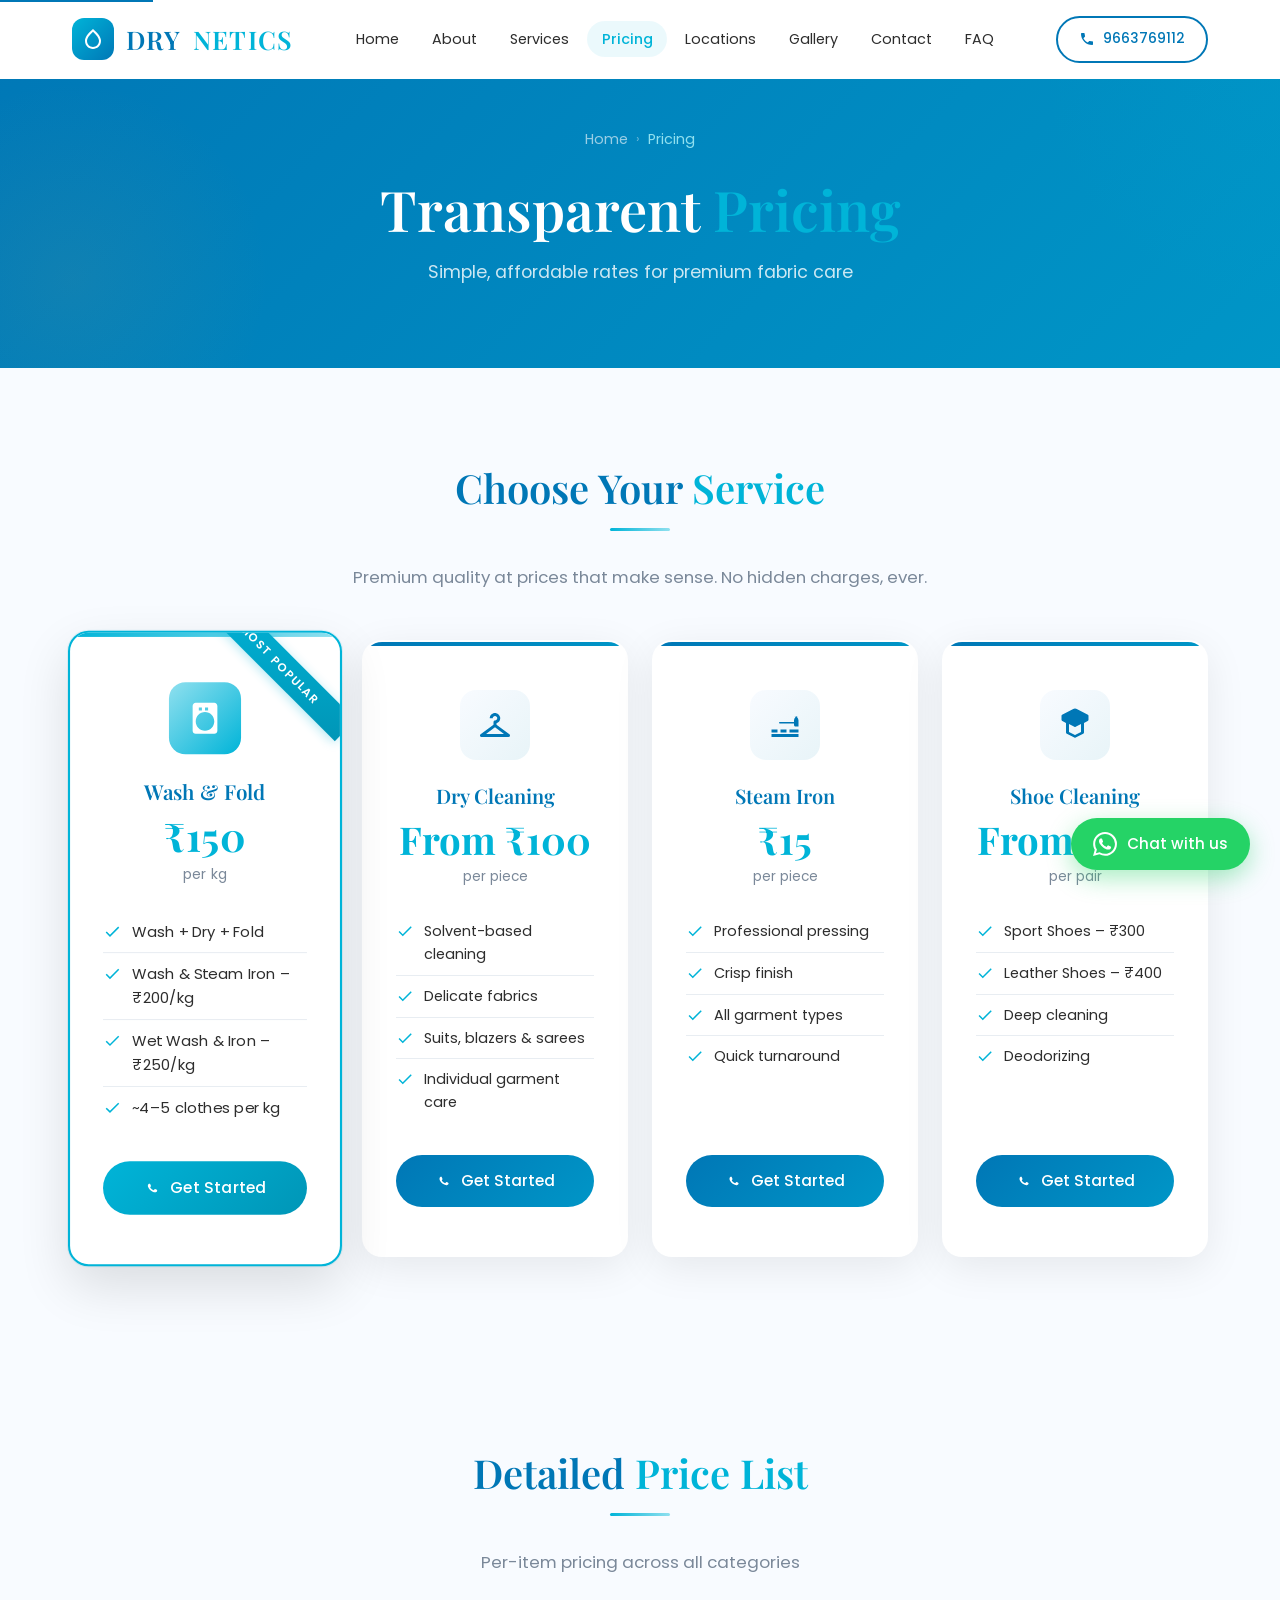
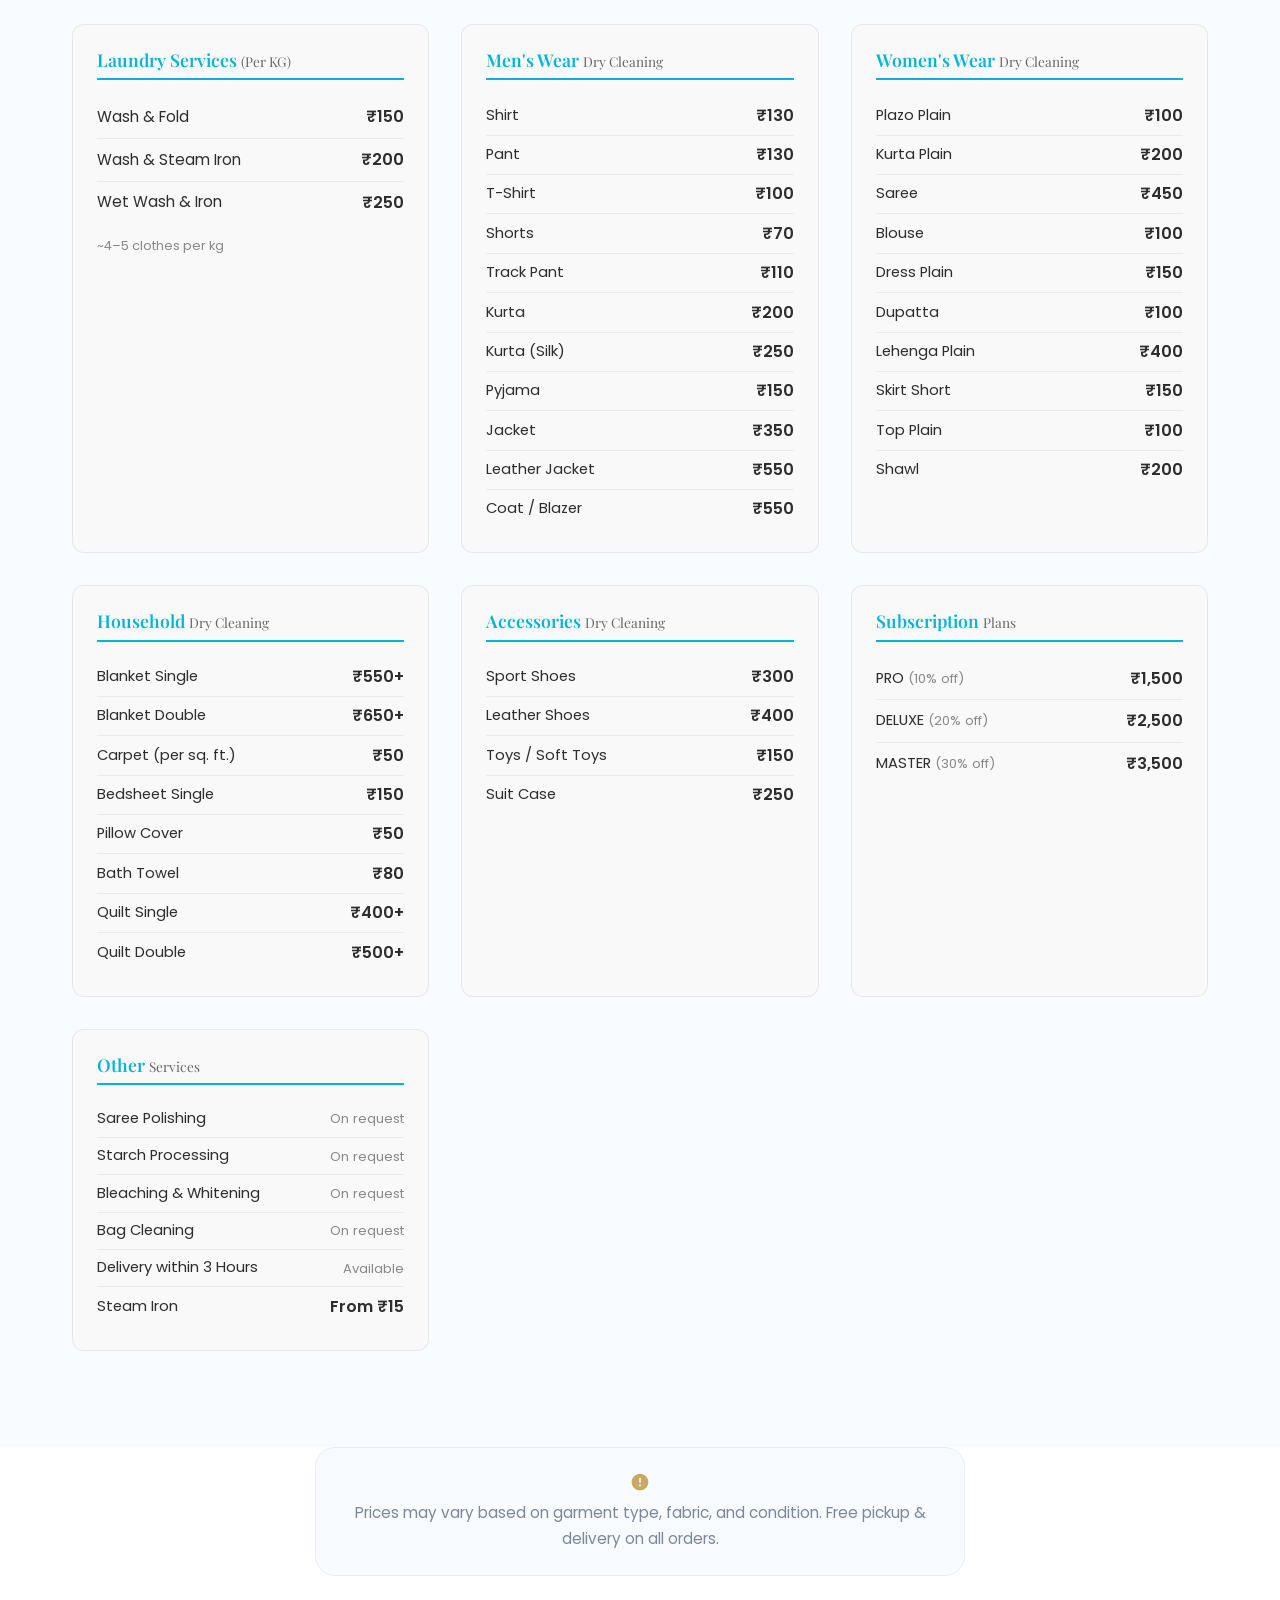
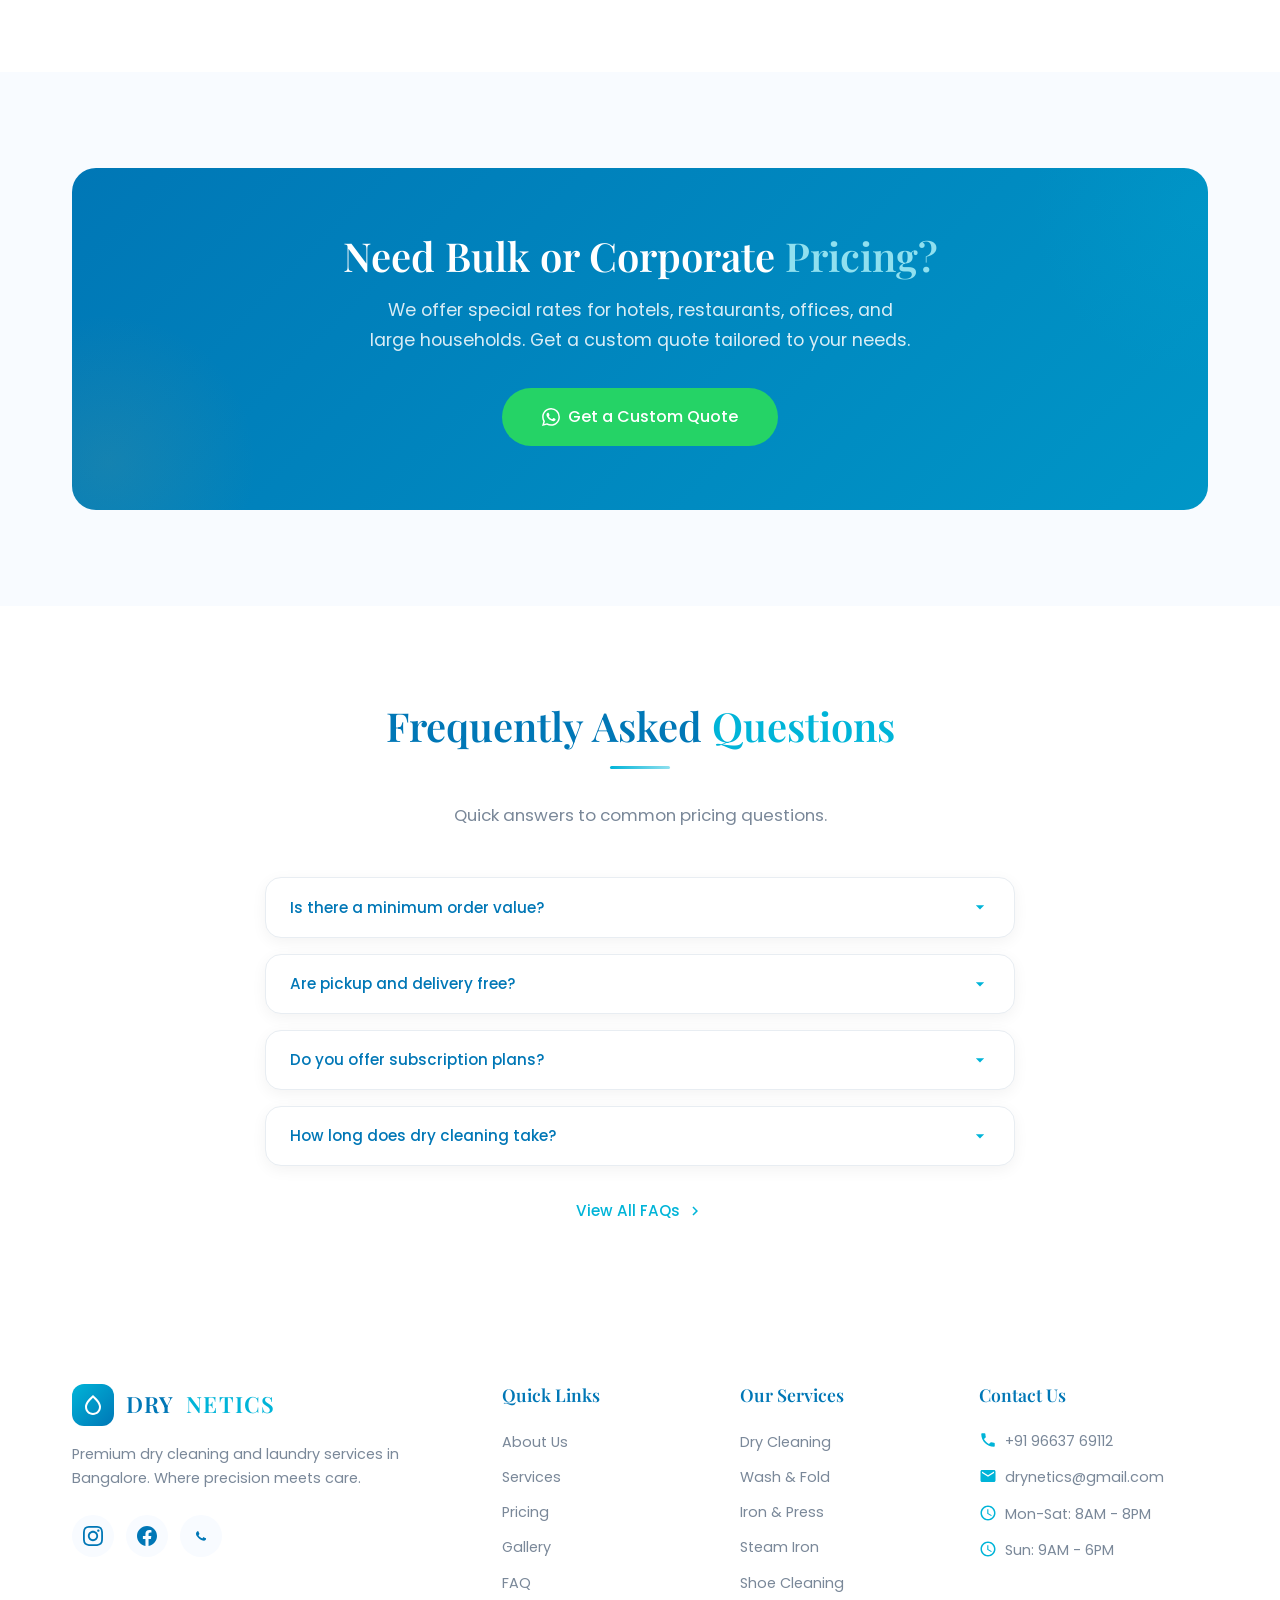
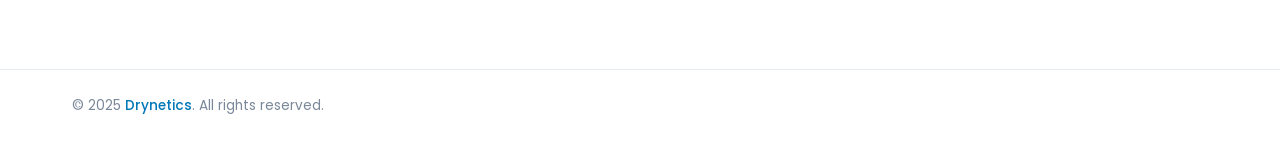
<file: pricing.html>
<!DOCTYPE html>
<html lang="en">
<head>
    <meta charset="UTF-8">
    <meta name="viewport" content="width=device-width, initial-scale=1.0">
    <meta name="description" content="Drynetics pricing - transparent and affordable rates for dry cleaning, wash & fold, iron & press, and shoe cleaning services in Bangalore. Free pickup & delivery.">
    <meta name="keywords" content="dry cleaning price Bangalore, laundry rates, wash and fold cost, iron press price, affordable dry cleaning, Drynetics pricing">
    <meta property="og:title" content="Pricing - Drynetics Premium Dry Cleaning">
    <meta property="og:description" content="Simple, affordable rates for premium fabric care. Free pickup & delivery on all orders across North Bangalore.">
    <meta property="og:type" content="website">
    <meta property="og:url" content="https://drynetics.com/pricing.html">
    <link rel="canonical" href="https://drynetics.com/pricing.html">
    <title>Pricing | Drynetics - Premium Dry Cleaning & Laundry Service in Bangalore</title>

    <link rel="preconnect" href="https://fonts.googleapis.com">
    <link rel="preconnect" href="https://fonts.gstatic.com" crossorigin>
    <link href="https://fonts.googleapis.com/css2?family=Playfair+Display:wght@400;500;600;700&family=Poppins:wght@300;400;500;600&display=swap" rel="stylesheet">

    <link rel="stylesheet" href="css/variables.css">
    <link rel="stylesheet" href="css/reset.css">
    <link rel="stylesheet" href="css/typography.css">
    <link rel="stylesheet" href="css/layout.css">
    <link rel="stylesheet" href="css/components.css">
    <link rel="stylesheet" href="css/header.css">
    <link rel="stylesheet" href="css/footer.css">
    <link rel="stylesheet" href="css/whatsapp.css">
    <link rel="stylesheet" href="css/animations.css">
    <link rel="stylesheet" href="css/pricing.css">
</head>
<body>
    <a href="#main-content" class="skip-link">Skip to content</a>

    <!-- HEADER -->
    <header class="site-header" id="site-header">
        <div class="header-container">
            <a href="index.html" class="logo">
                <div class="logo-icon"><svg viewBox="0 0 24 24"><path d="M12 2c-5.33 4.55-8 8.48-8 11.8 0 4.98 3.8 8.2 8 8.2s8-3.22 8-8.2c0-3.32-2.67-7.25-8-11.8zm0 18c-3.35 0-6-2.57-6-6.2 0-2.34 1.95-5.44 6-9.14 4.05 3.7 6 6.79 6 9.14 0 3.63-2.65 6.2-6 6.2z"/></svg></div>
                DRY<span>NETICS</span>
            </a>
            <nav class="main-nav" id="main-nav">
                <ul class="nav-list">
                    <li><a href="index.html" class="nav-link">Home</a></li>
                    <li><a href="about.html" class="nav-link">About</a></li>
                    <li><a href="services.html" class="nav-link">Services</a></li>
                    <li><a href="pricing.html" class="nav-link active">Pricing</a></li>
                    <li><a href="locations.html" class="nav-link">Locations</a></li>
                    <li><a href="gallery.html" class="nav-link">Gallery</a></li>
                    <li><a href="contact.html" class="nav-link">Contact</a></li>
                    <li><a href="faq.html" class="nav-link">FAQ</a></li>
                </ul>
                <a href="tel:+919663769112" class="mobile-phone-link"><svg viewBox="0 0 24 24"><path d="M6.62 10.79c1.44 2.83 3.76 5.14 6.59 6.59l2.2-2.2c.27-.27.67-.36 1.02-.24 1.12.37 2.33.57 3.57.57.55 0 1 .45 1 1V20c0 .55-.45 1-1 1-9.39 0-17-7.61-17-17 0-.55.45-1 1-1h3.5c.55 0 1 .45 1 1 0 1.25.2 2.45.57 3.57.11.35.03.74-.25 1.02l-2.2 2.2z"/></svg>Call: 9663769112</a>
            </nav>
            <a href="tel:+919663769112" class="header-cta"><svg viewBox="0 0 24 24"><path d="M6.62 10.79c1.44 2.83 3.76 5.14 6.59 6.59l2.2-2.2c.27-.27.67-.36 1.02-.24 1.12.37 2.33.57 3.57.57.55 0 1 .45 1 1V20c0 .55-.45 1-1 1-9.39 0-17-7.61-17-17 0-.55.45-1 1-1h3.5c.55 0 1 .45 1 1 0 1.25.2 2.45.57 3.57.11.35.03.74-.25 1.02l-2.2 2.2z"/></svg>9663769112</a>
            <button class="menu-toggle" id="menu-toggle" aria-label="Toggle navigation" aria-expanded="false"><span class="hamburger-line"></span><span class="hamburger-line"></span><span class="hamburger-line"></span></button>
        </div>
        <div class="nav-overlay" id="nav-overlay"></div>
    </header>

    <!-- MAIN CONTENT -->
    <main id="main-content">

        <!-- PAGE HERO -->
        <section class="page-hero">
            <nav class="breadcrumb" aria-label="Breadcrumb">
                <a href="index.html">Home</a>
                <span>&#8250;</span>
                <span class="current">Pricing</span>
            </nav>
            <h1>Transparent <span class="text-accent">Pricing</span></h1>
            <p>Simple, affordable rates for premium fabric care</p>
        </section>

        <!-- PRICING CARDS -->
        <section class="section" id="pricing-cards">
            <div class="container">
                <div class="section-heading reveal">
                    <h2>Choose Your <span class="text-accent">Service</span></h2>
                    <div class="divider"></div>
                    <p>Premium quality at prices that make sense. No hidden charges, ever.</p>
                </div>
                <div class="pricing-grid">

                    <!-- Wash & Fold - Most Popular -->
                    <div class="pricing-card featured reveal reveal-delay-1">
                        <div class="pricing-badge">Most Popular</div>
                        <div class="pricing-icon">
                            <svg viewBox="0 0 24 24"><path d="M18 2H6c-1.1 0-2 .9-2 2v16c0 1.1.9 2 2 2h12c1.1 0 2-.9 2-2V4c0-1.1-.9-2-2-2zm-6 18c-3.31 0-6-2.69-6-6s2.69-6 6-6 6 2.69 6 6-2.69 6-6 6zM8 5h2v2H8V5zm4 0h2v2h-2V5z"/></svg>
                        </div>
                        <h3>Wash &amp; Fold</h3>
                        <div class="pricing-amount">&#8377;150</div>
                        <span class="pricing-unit">per kg</span>
                        <ul class="pricing-features">
    <li><svg viewBox="0 0 24 24"><path d="M9 16.17L4.83 12l-1.42 1.41L9 19 21 7l-1.41-1.41z"/></svg>Wash + Dry + Fold</li>
    <li><svg viewBox="0 0 24 24"><path d="M9 16.17L4.83 12l-1.42 1.41L9 19 21 7l-1.41-1.41z"/></svg>Wash &amp; Steam Iron – &#8377;200/kg</li>
    <li><svg viewBox="0 0 24 24"><path d="M9 16.17L4.83 12l-1.42 1.41L9 19 21 7l-1.41-1.41z"/></svg>Wet Wash &amp; Iron – &#8377;250/kg</li>
    <li><svg viewBox="0 0 24 24"><path d="M9 16.17L4.83 12l-1.42 1.41L9 19 21 7l-1.41-1.41z"/></svg>~4–5 clothes per kg</li>
</ul>
                        <a href="https://wa.me/919663769112?text=Hi%20Drynetics!%20I'm%20interested%20in%20your%20Wash%20%26%20Fold%20service." class="btn btn-accent" target="_blank" rel="noopener">
                            <svg viewBox="0 0 24 24"><path d="M17.472 14.382c-.297-.149-1.758-.867-2.03-.967-.273-.099-.471-.148-.67.15-.197.297-.767.966-.94 1.164-.173.199-.347.223-.644.075-.297-.15-1.255-.463-2.39-1.475-.883-.788-1.48-1.761-1.653-2.059-.173-.297-.018-.458.13-.606.134-.133.298-.347.446-.52.149-.174.198-.298.298-.497.099-.198.05-.371-.025-.52-.075-.149-.669-1.612-.916-2.207-.242-.579-.487-.5-.669-.51-.173-.008-.371-.01-.57-.01-.198 0-.52.074-.792.372-.272.297-1.04 1.016-1.04 2.479 0 1.462 1.065 2.875 1.213 3.074.149.198 2.096 3.2 5.077 4.487.709.306 1.262.489 1.694.625.712.227 1.36.195 1.871.118.571-.085 1.758-.719 2.006-1.413.248-.694.248-1.289.173-1.413-.074-.124-.272-.198-.57-.347z"/></svg>
                            Get Started
                        </a>
                    </div>

                    <!-- Dry Cleaning -->
                    <div class="pricing-card reveal reveal-delay-2">
                        <div class="pricing-icon">
                            <svg viewBox="0 0 24 24"><path d="M21.6 18.2L13 11.75v-.91c1.65-.49 2.8-2.17 2.43-4.05-.26-1.31-1.3-2.4-2.61-2.7C10.54 3.57 8.5 5.3 8.5 7.5h2c0-.83.67-1.5 1.5-1.5s1.5.67 1.5 1.5c0 .84-.69 1.52-1.53 1.5-.54-.01-.97.45-.97.99v1.76L2.4 18.2c-.77.58-.36 1.8.6 1.8h18c.96 0 1.37-1.22.6-1.8zM6 18l6-4.5 6 4.5H6z"/></svg>
                        </div>
                        <h3>Dry Cleaning</h3>
                        <div class="pricing-amount">From &#8377;100</div>
                        <span class="pricing-unit">per piece</span>
                        <ul class="pricing-features">
                            <li>
                                <svg viewBox="0 0 24 24"><path d="M9 16.17L4.83 12l-1.42 1.41L9 19 21 7l-1.41-1.41z"/></svg>
                                Solvent-based cleaning
                            </li>
                            <li>
                                <svg viewBox="0 0 24 24"><path d="M9 16.17L4.83 12l-1.42 1.41L9 19 21 7l-1.41-1.41z"/></svg>
                                Delicate fabrics
                            </li>
                            <li>
                                <svg viewBox="0 0 24 24"><path d="M9 16.17L4.83 12l-1.42 1.41L9 19 21 7l-1.41-1.41z"/></svg>
                                Suits, blazers &amp; sarees
                            </li>
                            <li>
                                <svg viewBox="0 0 24 24"><path d="M9 16.17L4.83 12l-1.42 1.41L9 19 21 7l-1.41-1.41z"/></svg>
                                Individual garment care
                            </li>
                        </ul>
                        <a href="https://wa.me/919663769112?text=Hi%20Drynetics!%20I'm%20interested%20in%20your%20Dry%20Cleaning%20service." class="btn btn-primary" target="_blank" rel="noopener">
                            <svg viewBox="0 0 24 24"><path d="M17.472 14.382c-.297-.149-1.758-.867-2.03-.967-.273-.099-.471-.148-.67.15-.197.297-.767.966-.94 1.164-.173.199-.347.223-.644.075-.297-.15-1.255-.463-2.39-1.475-.883-.788-1.48-1.761-1.653-2.059-.173-.297-.018-.458.13-.606.134-.133.298-.347.446-.52.149-.174.198-.298.298-.497.099-.198.05-.371-.025-.52-.075-.149-.669-1.612-.916-2.207-.242-.579-.487-.5-.669-.51-.173-.008-.371-.01-.57-.01-.198 0-.52.074-.792.372-.272.297-1.04 1.016-1.04 2.479 0 1.462 1.065 2.875 1.213 3.074.149.198 2.096 3.2 5.077 4.487.709.306 1.262.489 1.694.625.712.227 1.36.195 1.871.118.571-.085 1.758-.719 2.006-1.413.248-.694.248-1.289.173-1.413-.074-.124-.272-.198-.57-.347z"/></svg>
                            Get Started
                        </a>
                    </div>

                    <!-- Iron & Press -->
                    <div class="pricing-card reveal reveal-delay-3">
                        <div class="pricing-icon">
                            <svg viewBox="0 0 24 24"><path d="M21 6c-1.66 0-3 1.34-3 3v1H8.5c-.28 0-.5.22-.5.5s.22.5.5.5H18v1c0 .55.45 1 1 1h2V9c0-1.66-1.34-3-3-3zM3 18h18v2H3v-2zm0-3h4v2H3v-2zm6 0h4v2H9v-2zm6 0h6v2h-6v-2z"/></svg>
                        </div>
                        <h3>Steam Iron</h3>
                        <div class="pricing-amount">&#8377;15</div>
                        <span class="pricing-unit">per piece</span>
                        <ul class="pricing-features">
                            <li>
                                <svg viewBox="0 0 24 24"><path d="M9 16.17L4.83 12l-1.42 1.41L9 19 21 7l-1.41-1.41z"/></svg>
                                Professional pressing
                            </li>
                            <li>
                                <svg viewBox="0 0 24 24"><path d="M9 16.17L4.83 12l-1.42 1.41L9 19 21 7l-1.41-1.41z"/></svg>
                                Crisp finish
                            </li>
                            <li>
                                <svg viewBox="0 0 24 24"><path d="M9 16.17L4.83 12l-1.42 1.41L9 19 21 7l-1.41-1.41z"/></svg>
                                All garment types
                            </li>
                            <li>
                                <svg viewBox="0 0 24 24"><path d="M9 16.17L4.83 12l-1.42 1.41L9 19 21 7l-1.41-1.41z"/></svg>
                                Quick turnaround
                            </li>
                        </ul>
                        <a href="https://wa.me/919663769112?text=Hi%20Drynetics!%20I'm%20interested%20in%20your%20Iron%20%26%20Press%20service." class="btn btn-primary" target="_blank" rel="noopener">
                            <svg viewBox="0 0 24 24"><path d="M17.472 14.382c-.297-.149-1.758-.867-2.03-.967-.273-.099-.471-.148-.67.15-.197.297-.767.966-.94 1.164-.173.199-.347.223-.644.075-.297-.15-1.255-.463-2.39-1.475-.883-.788-1.48-1.761-1.653-2.059-.173-.297-.018-.458.13-.606.134-.133.298-.347.446-.52.149-.174.198-.298.298-.497.099-.198.05-.371-.025-.52-.075-.149-.669-1.612-.916-2.207-.242-.579-.487-.5-.669-.51-.173-.008-.371-.01-.57-.01-.198 0-.52.074-.792.372-.272.297-1.04 1.016-1.04 2.479 0 1.462 1.065 2.875 1.213 3.074.149.198 2.096 3.2 5.077 4.487.709.306 1.262.489 1.694.625.712.227 1.36.195 1.871.118.571-.085 1.758-.719 2.006-1.413.248-.694.248-1.289.173-1.413-.074-.124-.272-.198-.57-.347z"/></svg>
                            Get Started
                        </a>
                    </div>

                    <!-- Shoe Cleaning -->
                    <div class="pricing-card reveal reveal-delay-4">
                        <div class="pricing-icon">
                            <svg viewBox="0 0 24 24"><path d="M13.5 1.515a3 3 0 0 0-3 0L3.39 5.09a1 1 0 0 0-.39.79v2.62a1 1 0 0 0 .55.89l2.45 1.23V17a1 1 0 0 0 .55.89l5 2.5a1 1 0 0 0 .89 0l5-2.5A1 1 0 0 0 18 17v-6.38l2.45-1.23a1 1 0 0 0 .55-.89V5.88a1 1 0 0 0-.39-.79L13.5 1.515zM16 16.62l-4 2-4-2v-5.26l3.55 1.78a1 1 0 0 0 .9 0L16 11.36v5.26z"/></svg>
                        </div>
                        <h3>Shoe Cleaning</h3>
                        <div class="pricing-amount">From &#8377;300</div>
                        <span class="pricing-unit">per pair</span>
                        <ul class="pricing-features">
    <li><svg viewBox="0 0 24 24"><path d="M9 16.17L4.83 12l-1.42 1.41L9 19 21 7l-1.41-1.41z"/></svg>Sport Shoes – &#8377;300</li>
    <li><svg viewBox="0 0 24 24"><path d="M9 16.17L4.83 12l-1.42 1.41L9 19 21 7l-1.41-1.41z"/></svg>Leather Shoes – &#8377;400</li>
    <li><svg viewBox="0 0 24 24"><path d="M9 16.17L4.83 12l-1.42 1.41L9 19 21 7l-1.41-1.41z"/></svg>Deep cleaning</li>
    <li><svg viewBox="0 0 24 24"><path d="M9 16.17L4.83 12l-1.42 1.41L9 19 21 7l-1.41-1.41z"/></svg>Deodorizing</li>
</ul>
                        <a href="https://wa.me/919663769112?text=Hi%20Drynetics!%20I'm%20interested%20in%20your%20Shoe%20Cleaning%20service." class="btn btn-primary" target="_blank" rel="noopener">
                            <svg viewBox="0 0 24 24"><path d="M17.472 14.382c-.297-.149-1.758-.867-2.03-.967-.273-.099-.471-.148-.67.15-.197.297-.767.966-.94 1.164-.173.199-.347.223-.644.075-.297-.15-1.255-.463-2.39-1.475-.883-.788-1.48-1.761-1.653-2.059-.173-.297-.018-.458.13-.606.134-.133.298-.347.446-.52.149-.174.198-.298.298-.497.099-.198.05-.371-.025-.52-.075-.149-.669-1.612-.916-2.207-.242-.579-.487-.5-.669-.51-.173-.008-.371-.01-.57-.01-.198 0-.52.074-.792.372-.272.297-1.04 1.016-1.04 2.479 0 1.462 1.065 2.875 1.213 3.074.149.198 2.096 3.2 5.077 4.487.709.306 1.262.489 1.694.625.712.227 1.36.195 1.871.118.571-.085 1.758-.719 2.006-1.413.248-.694.248-1.289.173-1.413-.074-.124-.272-.198-.57-.347z"/></svg>
                            Get Started
                        </a>
                    </div>

                </div>
            </div>
        </section>

        <!-- DETAILED PRICE LIST -->
        <section class="section" id="detailed-pricing">
            <div class="container">
                <div class="section-heading reveal">
                    <h2>Detailed <span class="text-accent">Price List</span></h2>
                    <div class="divider"></div>
                    <p>Per-item pricing across all categories</p>
                </div>

                <div class="pricing-tables reveal" style="display:grid;grid-template-columns:repeat(auto-fit,minmax(300px,1fr));gap:2rem;margin-top:2rem;">

                    <!-- Laundry Services -->
                    <div class="pricing-table-card" style="background:var(--bg-secondary,#f9f9f9);border-radius:12px;padding:1.5rem;border:1px solid rgba(0,0,0,0.07);">
                        <h3 style="font-size:1.1rem;font-weight:600;margin-bottom:1rem;color:var(--accent,#8B6914);border-bottom:2px solid var(--accent,#8B6914);padding-bottom:0.5rem;">Laundry Services <span style="font-size:0.85rem;font-weight:400;color:#666;">(Per KG)</span></h3>
                        <table style="width:100%;border-collapse:collapse;">
                            <tr style="border-bottom:1px solid rgba(0,0,0,0.06);"><td style="padding:0.5rem 0;font-size:0.95rem;">Wash &amp; Fold</td><td style="padding:0.5rem 0;text-align:right;font-weight:600;">&#8377;150</td></tr>
                            <tr style="border-bottom:1px solid rgba(0,0,0,0.06);"><td style="padding:0.5rem 0;font-size:0.95rem;">Wash &amp; Steam Iron</td><td style="padding:0.5rem 0;text-align:right;font-weight:600;">&#8377;200</td></tr>
                            <tr><td style="padding:0.5rem 0;font-size:0.95rem;">Wet Wash &amp; Iron</td><td style="padding:0.5rem 0;text-align:right;font-weight:600;">&#8377;250</td></tr>
                        </table>
                        <p style="font-size:0.8rem;color:#888;margin-top:0.75rem;">&#126;4–5 clothes per kg</p>
                    </div>

                    <!-- Men's Wear -->
                    <div class="pricing-table-card" style="background:var(--bg-secondary,#f9f9f9);border-radius:12px;padding:1.5rem;border:1px solid rgba(0,0,0,0.07);">
                        <h3 style="font-size:1.1rem;font-weight:600;margin-bottom:1rem;color:var(--accent,#8B6914);border-bottom:2px solid var(--accent,#8B6914);padding-bottom:0.5rem;">Men's Wear <span style="font-size:0.85rem;font-weight:400;color:#666;">Dry Cleaning</span></h3>
                        <table style="width:100%;border-collapse:collapse;">
                            <tr style="border-bottom:1px solid rgba(0,0,0,0.06);"><td style="padding:0.4rem 0;font-size:0.92rem;">Shirt</td><td style="padding:0.4rem 0;text-align:right;font-weight:600;">&#8377;130</td></tr>
                            <tr style="border-bottom:1px solid rgba(0,0,0,0.06);"><td style="padding:0.4rem 0;font-size:0.92rem;">Pant</td><td style="padding:0.4rem 0;text-align:right;font-weight:600;">&#8377;130</td></tr>
                            <tr style="border-bottom:1px solid rgba(0,0,0,0.06);"><td style="padding:0.4rem 0;font-size:0.92rem;">T-Shirt</td><td style="padding:0.4rem 0;text-align:right;font-weight:600;">&#8377;100</td></tr>
                            <tr style="border-bottom:1px solid rgba(0,0,0,0.06);"><td style="padding:0.4rem 0;font-size:0.92rem;">Shorts</td><td style="padding:0.4rem 0;text-align:right;font-weight:600;">&#8377;70</td></tr>
                            <tr style="border-bottom:1px solid rgba(0,0,0,0.06);"><td style="padding:0.4rem 0;font-size:0.92rem;">Track Pant</td><td style="padding:0.4rem 0;text-align:right;font-weight:600;">&#8377;110</td></tr>
                            <tr style="border-bottom:1px solid rgba(0,0,0,0.06);"><td style="padding:0.4rem 0;font-size:0.92rem;">Kurta</td><td style="padding:0.4rem 0;text-align:right;font-weight:600;">&#8377;200</td></tr>
                            <tr style="border-bottom:1px solid rgba(0,0,0,0.06);"><td style="padding:0.4rem 0;font-size:0.92rem;">Kurta (Silk)</td><td style="padding:0.4rem 0;text-align:right;font-weight:600;">&#8377;250</td></tr>
                            <tr style="border-bottom:1px solid rgba(0,0,0,0.06);"><td style="padding:0.4rem 0;font-size:0.92rem;">Pyjama</td><td style="padding:0.4rem 0;text-align:right;font-weight:600;">&#8377;150</td></tr>
                            <tr style="border-bottom:1px solid rgba(0,0,0,0.06);"><td style="padding:0.4rem 0;font-size:0.92rem;">Jacket</td><td style="padding:0.4rem 0;text-align:right;font-weight:600;">&#8377;350</td></tr>
                            <tr style="border-bottom:1px solid rgba(0,0,0,0.06);"><td style="padding:0.4rem 0;font-size:0.92rem;">Leather Jacket</td><td style="padding:0.4rem 0;text-align:right;font-weight:600;">&#8377;550</td></tr>
                            <tr><td style="padding:0.4rem 0;font-size:0.92rem;">Coat / Blazer</td><td style="padding:0.4rem 0;text-align:right;font-weight:600;">&#8377;550</td></tr>
                        </table>
                    </div>

                    <!-- Women's Wear -->
                    <div class="pricing-table-card" style="background:var(--bg-secondary,#f9f9f9);border-radius:12px;padding:1.5rem;border:1px solid rgba(0,0,0,0.07);">
                        <h3 style="font-size:1.1rem;font-weight:600;margin-bottom:1rem;color:var(--accent,#8B6914);border-bottom:2px solid var(--accent,#8B6914);padding-bottom:0.5rem;">Women's Wear <span style="font-size:0.85rem;font-weight:400;color:#666;">Dry Cleaning</span></h3>
                        <table style="width:100%;border-collapse:collapse;">
                            <tr style="border-bottom:1px solid rgba(0,0,0,0.06);"><td style="padding:0.4rem 0;font-size:0.92rem;">Plazo Plain</td><td style="padding:0.4rem 0;text-align:right;font-weight:600;">&#8377;100</td></tr>
                            <tr style="border-bottom:1px solid rgba(0,0,0,0.06);"><td style="padding:0.4rem 0;font-size:0.92rem;">Kurta Plain</td><td style="padding:0.4rem 0;text-align:right;font-weight:600;">&#8377;200</td></tr>
                            <tr style="border-bottom:1px solid rgba(0,0,0,0.06);"><td style="padding:0.4rem 0;font-size:0.92rem;">Saree</td><td style="padding:0.4rem 0;text-align:right;font-weight:600;">&#8377;450</td></tr>
                            <tr style="border-bottom:1px solid rgba(0,0,0,0.06);"><td style="padding:0.4rem 0;font-size:0.92rem;">Blouse</td><td style="padding:0.4rem 0;text-align:right;font-weight:600;">&#8377;100</td></tr>
                            <tr style="border-bottom:1px solid rgba(0,0,0,0.06);"><td style="padding:0.4rem 0;font-size:0.92rem;">Dress Plain</td><td style="padding:0.4rem 0;text-align:right;font-weight:600;">&#8377;150</td></tr>
                            <tr style="border-bottom:1px solid rgba(0,0,0,0.06);"><td style="padding:0.4rem 0;font-size:0.92rem;">Dupatta</td><td style="padding:0.4rem 0;text-align:right;font-weight:600;">&#8377;100</td></tr>
                            <tr style="border-bottom:1px solid rgba(0,0,0,0.06);"><td style="padding:0.4rem 0;font-size:0.92rem;">Lehenga Plain</td><td style="padding:0.4rem 0;text-align:right;font-weight:600;">&#8377;400</td></tr>
                            <tr style="border-bottom:1px solid rgba(0,0,0,0.06);"><td style="padding:0.4rem 0;font-size:0.92rem;">Skirt Short</td><td style="padding:0.4rem 0;text-align:right;font-weight:600;">&#8377;150</td></tr>
                            <tr style="border-bottom:1px solid rgba(0,0,0,0.06);"><td style="padding:0.4rem 0;font-size:0.92rem;">Top Plain</td><td style="padding:0.4rem 0;text-align:right;font-weight:600;">&#8377;100</td></tr>
                            <tr><td style="padding:0.4rem 0;font-size:0.92rem;">Shawl</td><td style="padding:0.4rem 0;text-align:right;font-weight:600;">&#8377;200</td></tr>
                        </table>
                    </div>

                    <!-- Household -->
                    <div class="pricing-table-card" style="background:var(--bg-secondary,#f9f9f9);border-radius:12px;padding:1.5rem;border:1px solid rgba(0,0,0,0.07);">
                        <h3 style="font-size:1.1rem;font-weight:600;margin-bottom:1rem;color:var(--accent,#8B6914);border-bottom:2px solid var(--accent,#8B6914);padding-bottom:0.5rem;">Household <span style="font-size:0.85rem;font-weight:400;color:#666;">Dry Cleaning</span></h3>
                        <table style="width:100%;border-collapse:collapse;">
                            <tr style="border-bottom:1px solid rgba(0,0,0,0.06);"><td style="padding:0.4rem 0;font-size:0.92rem;">Blanket Single</td><td style="padding:0.4rem 0;text-align:right;font-weight:600;">&#8377;550+</td></tr>
                            <tr style="border-bottom:1px solid rgba(0,0,0,0.06);"><td style="padding:0.4rem 0;font-size:0.92rem;">Blanket Double</td><td style="padding:0.4rem 0;text-align:right;font-weight:600;">&#8377;650+</td></tr>
                            <tr style="border-bottom:1px solid rgba(0,0,0,0.06);"><td style="padding:0.4rem 0;font-size:0.92rem;">Carpet (per sq. ft.)</td><td style="padding:0.4rem 0;text-align:right;font-weight:600;">&#8377;50</td></tr>
                            <tr style="border-bottom:1px solid rgba(0,0,0,0.06);"><td style="padding:0.4rem 0;font-size:0.92rem;">Bedsheet Single</td><td style="padding:0.4rem 0;text-align:right;font-weight:600;">&#8377;150</td></tr>
                            <tr style="border-bottom:1px solid rgba(0,0,0,0.06);"><td style="padding:0.4rem 0;font-size:0.92rem;">Pillow Cover</td><td style="padding:0.4rem 0;text-align:right;font-weight:600;">&#8377;50</td></tr>
                            <tr style="border-bottom:1px solid rgba(0,0,0,0.06);"><td style="padding:0.4rem 0;font-size:0.92rem;">Bath Towel</td><td style="padding:0.4rem 0;text-align:right;font-weight:600;">&#8377;80</td></tr>
                            <tr style="border-bottom:1px solid rgba(0,0,0,0.06);"><td style="padding:0.4rem 0;font-size:0.92rem;">Quilt Single</td><td style="padding:0.4rem 0;text-align:right;font-weight:600;">&#8377;400+</td></tr>
                            <tr><td style="padding:0.4rem 0;font-size:0.92rem;">Quilt Double</td><td style="padding:0.4rem 0;text-align:right;font-weight:600;">&#8377;500+</td></tr>
                        </table>
                    </div>

                    <!-- Accessories -->
                    <div class="pricing-table-card" style="background:var(--bg-secondary,#f9f9f9);border-radius:12px;padding:1.5rem;border:1px solid rgba(0,0,0,0.07);">
                        <h3 style="font-size:1.1rem;font-weight:600;margin-bottom:1rem;color:var(--accent,#8B6914);border-bottom:2px solid var(--accent,#8B6914);padding-bottom:0.5rem;">Accessories <span style="font-size:0.85rem;font-weight:400;color:#666;">Dry Cleaning</span></h3>
                        <table style="width:100%;border-collapse:collapse;">
                            <tr style="border-bottom:1px solid rgba(0,0,0,0.06);"><td style="padding:0.4rem 0;font-size:0.92rem;">Sport Shoes</td><td style="padding:0.4rem 0;text-align:right;font-weight:600;">&#8377;300</td></tr>
                            <tr style="border-bottom:1px solid rgba(0,0,0,0.06);"><td style="padding:0.4rem 0;font-size:0.92rem;">Leather Shoes</td><td style="padding:0.4rem 0;text-align:right;font-weight:600;">&#8377;400</td></tr>
                            <tr style="border-bottom:1px solid rgba(0,0,0,0.06);"><td style="padding:0.4rem 0;font-size:0.92rem;">Toys / Soft Toys</td><td style="padding:0.4rem 0;text-align:right;font-weight:600;">&#8377;150</td></tr>
                            <tr><td style="padding:0.4rem 0;font-size:0.92rem;">Suit Case</td><td style="padding:0.4rem 0;text-align:right;font-weight:600;">&#8377;250</td></tr>
                        </table>
                    </div>

                    <!-- Subscription -->
                    <div class="pricing-table-card" style="background:var(--bg-secondary,#f9f9f9);border-radius:12px;padding:1.5rem;border:1px solid rgba(0,0,0,0.07);">
                        <h3 style="font-size:1.1rem;font-weight:600;margin-bottom:1rem;color:var(--accent,#8B6914);border-bottom:2px solid var(--accent,#8B6914);padding-bottom:0.5rem;">Subscription <span style="font-size:0.85rem;font-weight:400;color:#666;">Plans</span></h3>
                        <table style="width:100%;border-collapse:collapse;">
                            <tr style="border-bottom:1px solid rgba(0,0,0,0.06);"><td style="padding:0.5rem 0;font-size:0.92rem;">PRO <span style="color:#888;font-size:0.82rem;">(10% off)</span></td><td style="padding:0.5rem 0;text-align:right;font-weight:600;">&#8377;1,500</td></tr>
                            <tr style="border-bottom:1px solid rgba(0,0,0,0.06);"><td style="padding:0.5rem 0;font-size:0.92rem;">DELUXE <span style="color:#888;font-size:0.82rem;">(20% off)</span></td><td style="padding:0.5rem 0;text-align:right;font-weight:600;">&#8377;2,500</td></tr>
                            <tr><td style="padding:0.5rem 0;font-size:0.92rem;">MASTER <span style="color:#888;font-size:0.82rem;">(30% off)</span></td><td style="padding:0.5rem 0;text-align:right;font-weight:600;">&#8377;3,500</td></tr>
                        </table>
                    </div>

                    <!-- Other Services -->
                    <div class="pricing-table-card" style="background:var(--bg-secondary,#f9f9f9);border-radius:12px;padding:1.5rem;border:1px solid rgba(0,0,0,0.07);">
                        <h3 style="font-size:1.1rem;font-weight:600;margin-bottom:1rem;color:var(--accent,#8B6914);border-bottom:2px solid var(--accent,#8B6914);padding-bottom:0.5rem;">Other <span style="font-size:0.85rem;font-weight:400;color:#666;">Services</span></h3>
                        <table style="width:100%;border-collapse:collapse;">
                            <tr style="border-bottom:1px solid rgba(0,0,0,0.06);"><td style="padding:0.4rem 0;font-size:0.92rem;">Saree Polishing</td><td style="padding:0.4rem 0;text-align:right;font-size:0.82rem;color:#888;">On request</td></tr>
                            <tr style="border-bottom:1px solid rgba(0,0,0,0.06);"><td style="padding:0.4rem 0;font-size:0.92rem;">Starch Processing</td><td style="padding:0.4rem 0;text-align:right;font-size:0.82rem;color:#888;">On request</td></tr>
                            <tr style="border-bottom:1px solid rgba(0,0,0,0.06);"><td style="padding:0.4rem 0;font-size:0.92rem;">Bleaching &amp; Whitening</td><td style="padding:0.4rem 0;text-align:right;font-size:0.82rem;color:#888;">On request</td></tr>
                            <tr style="border-bottom:1px solid rgba(0,0,0,0.06);"><td style="padding:0.4rem 0;font-size:0.92rem;">Bag Cleaning</td><td style="padding:0.4rem 0;text-align:right;font-size:0.82rem;color:#888;">On request</td></tr>
                            <tr style="border-bottom:1px solid rgba(0,0,0,0.06);"><td style="padding:0.4rem 0;font-size:0.92rem;">Delivery within 3 Hours</td><td style="padding:0.4rem 0;text-align:right;font-size:0.82rem;color:#888;">Available</td></tr>
                            <tr><td style="padding:0.4rem 0;font-size:0.92rem;">Steam Iron</td><td style="padding:0.4rem 0;text-align:right;font-weight:600;">From &#8377;15</td></tr>
                        </table>
                    </div>

                </div>
            </div>
        </section>

        <!-- PRICING NOTE -->
        <section class="section section-alt" style="padding-top: 0;">
            <div class="container">
                <div class="pricing-note reveal">
                    <p>
                        <svg viewBox="0 0 24 24"><path d="M12 2C6.48 2 2 6.48 2 12s4.48 10 10 10 10-4.48 10-10S17.52 2 12 2zm1 15h-2v-2h2v2zm0-4h-2V7h2v6z"/></svg>
                        Prices may vary based on garment type, fabric, and condition. Free pickup &amp; delivery on all orders.
                    </p>
                </div>
            </div>
        </section>

        <!-- BULK / CORPORATE CTA -->
        <section class="section">
            <div class="container">
                <div class="bulk-cta reveal">
                    <h2>Need Bulk or Corporate <span style="color: var(--accent-light)">Pricing?</span></h2>
                    <p>We offer special rates for hotels, restaurants, offices, and large households. Get a custom quote tailored to your needs.</p>
                    <a href="https://wa.me/919663769112?text=Hi!%20I%20need%20a%20bulk%20pricing%20quote." class="btn btn-whatsapp btn-lg" target="_blank" rel="noopener">
                        <svg viewBox="0 0 24 24"><path d="M17.472 14.382c-.297-.149-1.758-.867-2.03-.967-.273-.099-.471-.148-.67.15-.197.297-.767.966-.94 1.164-.173.199-.347.223-.644.075-.297-.15-1.255-.463-2.39-1.475-.883-.788-1.48-1.761-1.653-2.059-.173-.297-.018-.458.13-.606.134-.133.298-.347.446-.52.149-.174.198-.298.298-.497.099-.198.05-.371-.025-.52-.075-.149-.669-1.612-.916-2.207-.242-.579-.487-.5-.669-.51-.173-.008-.371-.01-.57-.01-.198 0-.52.074-.792.372-.272.297-1.04 1.016-1.04 2.479 0 1.462 1.065 2.875 1.213 3.074.149.198 2.096 3.2 5.077 4.487.709.306 1.262.489 1.694.625.712.227 1.36.195 1.871.118.571-.085 1.758-.719 2.006-1.413.248-.694.248-1.289.173-1.413-.074-.124-.272-.198-.57-.347m-5.421 7.403h-.004a9.87 9.87 0 01-5.031-1.378l-.361-.214-3.741.982.998-3.648-.235-.374a9.86 9.86 0 01-1.51-5.26c.001-5.45 4.436-9.884 9.888-9.884 2.64 0 5.122 1.03 6.988 2.898a9.825 9.825 0 012.893 6.994c-.003 5.45-4.437 9.884-9.885 9.884m8.413-18.297A11.815 11.815 0 0012.05 0C5.495 0 .16 5.335.157 11.892c0 2.096.547 4.142 1.588 5.945L.057 24l6.305-1.654a11.882 11.882 0 005.683 1.448h.005c6.554 0 11.89-5.335 11.893-11.893a11.821 11.821 0 00-3.48-8.413z"/></svg>
                        Get a Custom Quote
                    </a>
                </div>
            </div>
        </section>

        <!-- PRICING FAQ -->
        <section class="section section-alt" id="pricing-faq">
            <div class="container">
                <div class="section-heading reveal">
                    <h2>Frequently Asked <span class="text-accent">Questions</span></h2>
                    <div class="divider"></div>
                    <p>Quick answers to common pricing questions.</p>
                </div>
                <div class="pricing-faq reveal">

                    <div class="faq-item">
                        <button class="faq-question" aria-expanded="false">
                            Is there a minimum order value?
                            <svg viewBox="0 0 24 24"><path d="M7 10l5 5 5-5z"/></svg>
                        </button>
                        <div class="faq-answer">
                            <div class="faq-answer-inner">
                                <p>No minimum order for individual services. For bulk/corporate, contact us for custom pricing.</p>
                            </div>
                        </div>
                    </div>

                    <div class="faq-item">
                        <button class="faq-question" aria-expanded="false">
                            Are pickup and delivery free?
                            <svg viewBox="0 0 24 24"><path d="M7 10l5 5 5-5z"/></svg>
                        </button>
                        <div class="faq-answer">
                            <div class="faq-answer-inner">
                                <p>Yes! We offer free pickup and delivery across all our service areas in North Bangalore.</p>
                            </div>
                        </div>
                    </div>

                    <div class="faq-item">
                        <button class="faq-question" aria-expanded="false">
                            Do you offer subscription plans?
                            <svg viewBox="0 0 24 24"><path d="M7 10l5 5 5-5z"/></svg>
                        </button>
                        <div class="faq-answer">
                            <div class="faq-answer-inner">
                                <p>Yes, we offer monthly subscription plans with additional discounts. Contact us for details.</p>
                            </div>
                        </div>
                    </div>

                    <div class="faq-item">
                        <button class="faq-question" aria-expanded="false">
                            How long does dry cleaning take?
                            <svg viewBox="0 0 24 24"><path d="M7 10l5 5 5-5z"/></svg>
                        </button>
                        <div class="faq-answer">
                            <div class="faq-answer-inner">
                                <p>Most dry cleaning orders are completed within 24-48 hours. We also offer express service for urgent requirements.</p>
                            </div>
                        </div>
                    </div>

                    <div class="faq-more">
                        <a href="faq.html">
                            View All FAQs
                            <svg viewBox="0 0 24 24"><path d="M10 6L8.59 7.41 13.17 12l-4.58 4.59L10 18l6-6z"/></svg>
                        </a>
                    </div>

                </div>
            </div>
        </section>

    </main>

    <!-- WHATSAPP FLOAT -->
    <a href="https://wa.me/919663769112?text=Hi%20Drynetics!%20I'm%20interested%20in%20your%20dry%20cleaning%20services." class="whatsapp-float" target="_blank" rel="noopener" aria-label="Chat on WhatsApp">
        <svg viewBox="0 0 24 24"><path d="M17.472 14.382c-.297-.149-1.758-.867-2.03-.967-.273-.099-.471-.148-.67.15-.197.297-.767.966-.94 1.164-.173.199-.347.223-.644.075-.297-.15-1.255-.463-2.39-1.475-.883-.788-1.48-1.761-1.653-2.059-.173-.297-.018-.458.13-.606.134-.133.298-.347.446-.52.149-.174.198-.298.298-.497.099-.198.05-.371-.025-.52-.075-.149-.669-1.612-.916-2.207-.242-.579-.487-.5-.669-.51-.173-.008-.371-.01-.57-.01-.198 0-.52.074-.792.372-.272.297-1.04 1.016-1.04 2.479 0 1.462 1.065 2.875 1.213 3.074.149.198 2.096 3.2 5.077 4.487.709.306 1.262.489 1.694.625.712.227 1.36.195 1.871.118.571-.085 1.758-.719 2.006-1.413.248-.694.248-1.289.173-1.413-.074-.124-.272-.198-.57-.347m-5.421 7.403h-.004a9.87 9.87 0 01-5.031-1.378l-.361-.214-3.741.982.998-3.648-.235-.374a9.86 9.86 0 01-1.51-5.26c.001-5.45 4.436-9.884 9.888-9.884 2.64 0 5.122 1.03 6.988 2.898a9.825 9.825 0 012.893 6.994c-.003 5.45-4.437 9.884-9.885 9.884m8.413-18.297A11.815 11.815 0 0012.05 0C5.495 0 .16 5.335.157 11.892c0 2.096.547 4.142 1.588 5.945L.057 24l6.305-1.654a11.882 11.882 0 005.683 1.448h.005c6.554 0 11.89-5.335 11.893-11.893a11.821 11.821 0 00-3.48-8.413z"/></svg>
        <span>Chat with us</span>
    </a>

    <!-- FOOTER -->
    <footer class="site-footer">
        <div class="footer-top">
            <div class="footer-grid">
                <div class="footer-col footer-brand">
                    <a href="index.html" class="logo"><div class="logo-icon"><svg viewBox="0 0 24 24"><path d="M12 2c-5.33 4.55-8 8.48-8 11.8 0 4.98 3.8 8.2 8 8.2s8-3.22 8-8.2c0-3.32-2.67-7.25-8-11.8zm0 18c-3.35 0-6-2.57-6-6.2 0-2.34 1.95-5.44 6-9.14 4.05 3.7 6 6.79 6 9.14 0 3.63-2.65 6.2-6 6.2z"/></svg></div>DRY<span>NETICS</span></a>
                    <p>Premium dry cleaning and laundry services in Bangalore. Where precision meets care.</p>
                    <div class="footer-social">
                        <a href="#" aria-label="Instagram"><svg viewBox="0 0 24 24"><path d="M12 2.163c3.204 0 3.584.012 4.85.07 3.252.148 4.771 1.691 4.919 4.919.058 1.265.069 1.645.069 4.849 0 3.205-.012 3.584-.069 4.849-.149 3.225-1.664 4.771-4.919 4.919-1.266.058-1.644.07-4.85.07-3.204 0-3.584-.012-4.849-.07-3.26-.149-4.771-1.699-4.919-4.92-.058-1.265-.07-1.644-.07-4.849 0-3.204.013-3.583.07-4.849.149-3.227 1.664-4.771 4.919-4.919 1.266-.057 1.645-.069 4.849-.069zm0-2.163c-3.259 0-3.667.014-4.947.072-4.358.2-6.78 2.618-6.98 6.98-.059 1.281-.073 1.689-.073 4.948 0 3.259.014 3.668.072 4.948.2 4.358 2.618 6.78 6.98 6.98 1.281.058 1.689.072 4.948.072 3.259 0 3.668-.014 4.948-.072 4.354-.2 6.782-2.618 6.979-6.98.059-1.28.073-1.689.073-4.948 0-3.259-.014-3.667-.072-4.947-.196-4.354-2.617-6.78-6.979-6.98-1.281-.059-1.69-.073-4.949-.073zm0 5.838c-3.403 0-6.162 2.759-6.162 6.162s2.759 6.163 6.162 6.163 6.162-2.759 6.162-6.163c0-3.403-2.759-6.162-6.162-6.162zm0 10.162c-2.209 0-4-1.79-4-4 0-2.209 1.791-4 4-4s4 1.791 4 4c0 2.21-1.791 4-4 4zm6.406-11.845c-.796 0-1.441.645-1.441 1.44s.645 1.44 1.441 1.44c.795 0 1.439-.645 1.439-1.44s-.644-1.44-1.439-1.44z"/></svg></a>
                        <a href="#" aria-label="Facebook"><svg viewBox="0 0 24 24"><path d="M24 12.073c0-6.627-5.373-12-12-12s-12 5.373-12 12c0 5.99 4.388 10.954 10.125 11.854v-8.385H7.078v-3.47h3.047V9.43c0-3.007 1.792-4.669 4.533-4.669 1.312 0 2.686.235 2.686.235v2.953H15.83c-1.491 0-1.956.925-1.956 1.874v2.25h3.328l-.532 3.47h-2.796v8.385C19.612 23.027 24 18.062 24 12.073z"/></svg></a>
                        <a href="https://wa.me/919663769112" target="_blank" rel="noopener" aria-label="WhatsApp"><svg viewBox="0 0 24 24"><path d="M17.472 14.382c-.297-.149-1.758-.867-2.03-.967-.273-.099-.471-.148-.67.15-.197.297-.767.966-.94 1.164-.173.199-.347.223-.644.075-.297-.15-1.255-.463-2.39-1.475-.883-.788-1.48-1.761-1.653-2.059-.173-.297-.018-.458.13-.606.134-.133.298-.347.446-.52.149-.174.198-.298.298-.497.099-.198.05-.371-.025-.52-.075-.149-.669-1.612-.916-2.207-.242-.579-.487-.5-.669-.51-.173-.008-.371-.01-.57-.01-.198 0-.52.074-.792.372-.272.297-1.04 1.016-1.04 2.479 0 1.462 1.065 2.875 1.213 3.074.149.198 2.096 3.2 5.077 4.487.709.306 1.262.489 1.694.625.712.227 1.36.195 1.871.118.571-.085 1.758-.719 2.006-1.413.248-.694.248-1.289.173-1.413-.074-.124-.272-.198-.57-.347z"/></svg></a>
                    </div>
                </div>
                <div class="footer-col"><h4>Quick Links</h4><ul><li><a href="about.html">About Us</a></li><li><a href="services.html">Services</a></li><li><a href="pricing.html">Pricing</a></li><li><a href="gallery.html">Gallery</a></li><li><a href="faq.html">FAQ</a></li></ul></div>
                <div class="footer-col"><h4>Our Services</h4><ul><li><a href="services.html#dry-cleaning">Dry Cleaning</a></li><li><a href="services.html#wash-fold">Wash &amp; Fold</a></li><li><a href="services.html#iron-press">Iron &amp; Press</a></li><li><a href="services.html#steam-iron">Steam Iron</a></li><li><a href="services.html#shoe-cleaning">Shoe Cleaning</a></li></ul></div>
                <div class="footer-col footer-contact-info"><h4>Contact Us</h4>
                    <p><svg viewBox="0 0 24 24"><path d="M6.62 10.79c1.44 2.83 3.76 5.14 6.59 6.59l2.2-2.2c.27-.27.67-.36 1.02-.24 1.12.37 2.33.57 3.57.57.55 0 1 .45 1 1V20c0 .55-.45 1-1 1-9.39 0-17-7.61-17-17 0-.55.45-1 1-1h3.5c.55 0 1 .45 1 1 0 1.25.2 2.45.57 3.57.11.35.03.74-.25 1.02l-2.2 2.2z"/></svg><a href="tel:+919663769112">+91 96637 69112</a></p>
                    <p><svg viewBox="0 0 24 24"><path d="M20 4H4c-1.1 0-1.99.9-1.99 2L2 18c0 1.1.9 2 2 2h16c1.1 0 2-.9 2-2V6c0-1.1-.9-2-2-2zm0 4l-8 5-8-5V6l8 5 8-5v2z"/></svg><a href="mailto:drynetics@gmail.com">drynetics@gmail.com</a></p>
                    <p><svg viewBox="0 0 24 24"><path d="M11.99 2C6.47 2 2 6.48 2 12s4.47 10 9.99 10C17.52 22 22 17.52 22 12S17.52 2 11.99 2zM12 20c-4.42 0-8-3.58-8-8s3.58-8 8-8 8 3.58 8 8-3.58 8-8 8zm.5-13H11v6l5.25 3.15.75-1.23-4.5-2.67z"/></svg>Mon-Sat: 8AM - 8PM</p>
                    <p><svg viewBox="0 0 24 24"><path d="M11.99 2C6.47 2 2 6.48 2 12s4.47 10 9.99 10C17.52 22 22 17.52 22 12S17.52 2 11.99 2zM12 20c-4.42 0-8-3.58-8-8s3.58-8 8-8 8 3.58 8 8-3.58 8-8 8zm.5-13H11v6l5.25 3.15.75-1.23-4.5-2.67z"/></svg>Sun: 9AM - 6PM</p>
                </div>
            </div>
        </div>
        <div class="footer-bottom"><p>&copy; 2025 <a href="index.html">Drynetics</a>. All rights reserved.</p></div>
    </footer>

    <script src="js/main.js"></script>
    <script src="js/scroll-reveal.js"></script>
    <script>
        // FAQ Accordion
        document.querySelectorAll('.faq-question').forEach(function(button) {
            button.addEventListener('click', function() {
                var item = this.closest('.faq-item');
                var isActive = item.classList.contains('active');

                // Close all items
                document.querySelectorAll('.faq-item').forEach(function(faq) {
                    faq.classList.remove('active');
                    faq.querySelector('.faq-question').setAttribute('aria-expanded', 'false');
                });

                // Open clicked item if it was closed
                if (!isActive) {
                    item.classList.add('active');
                    this.setAttribute('aria-expanded', 'true');
                }
            });
        });
    </script>
</body>
</html>
</file>
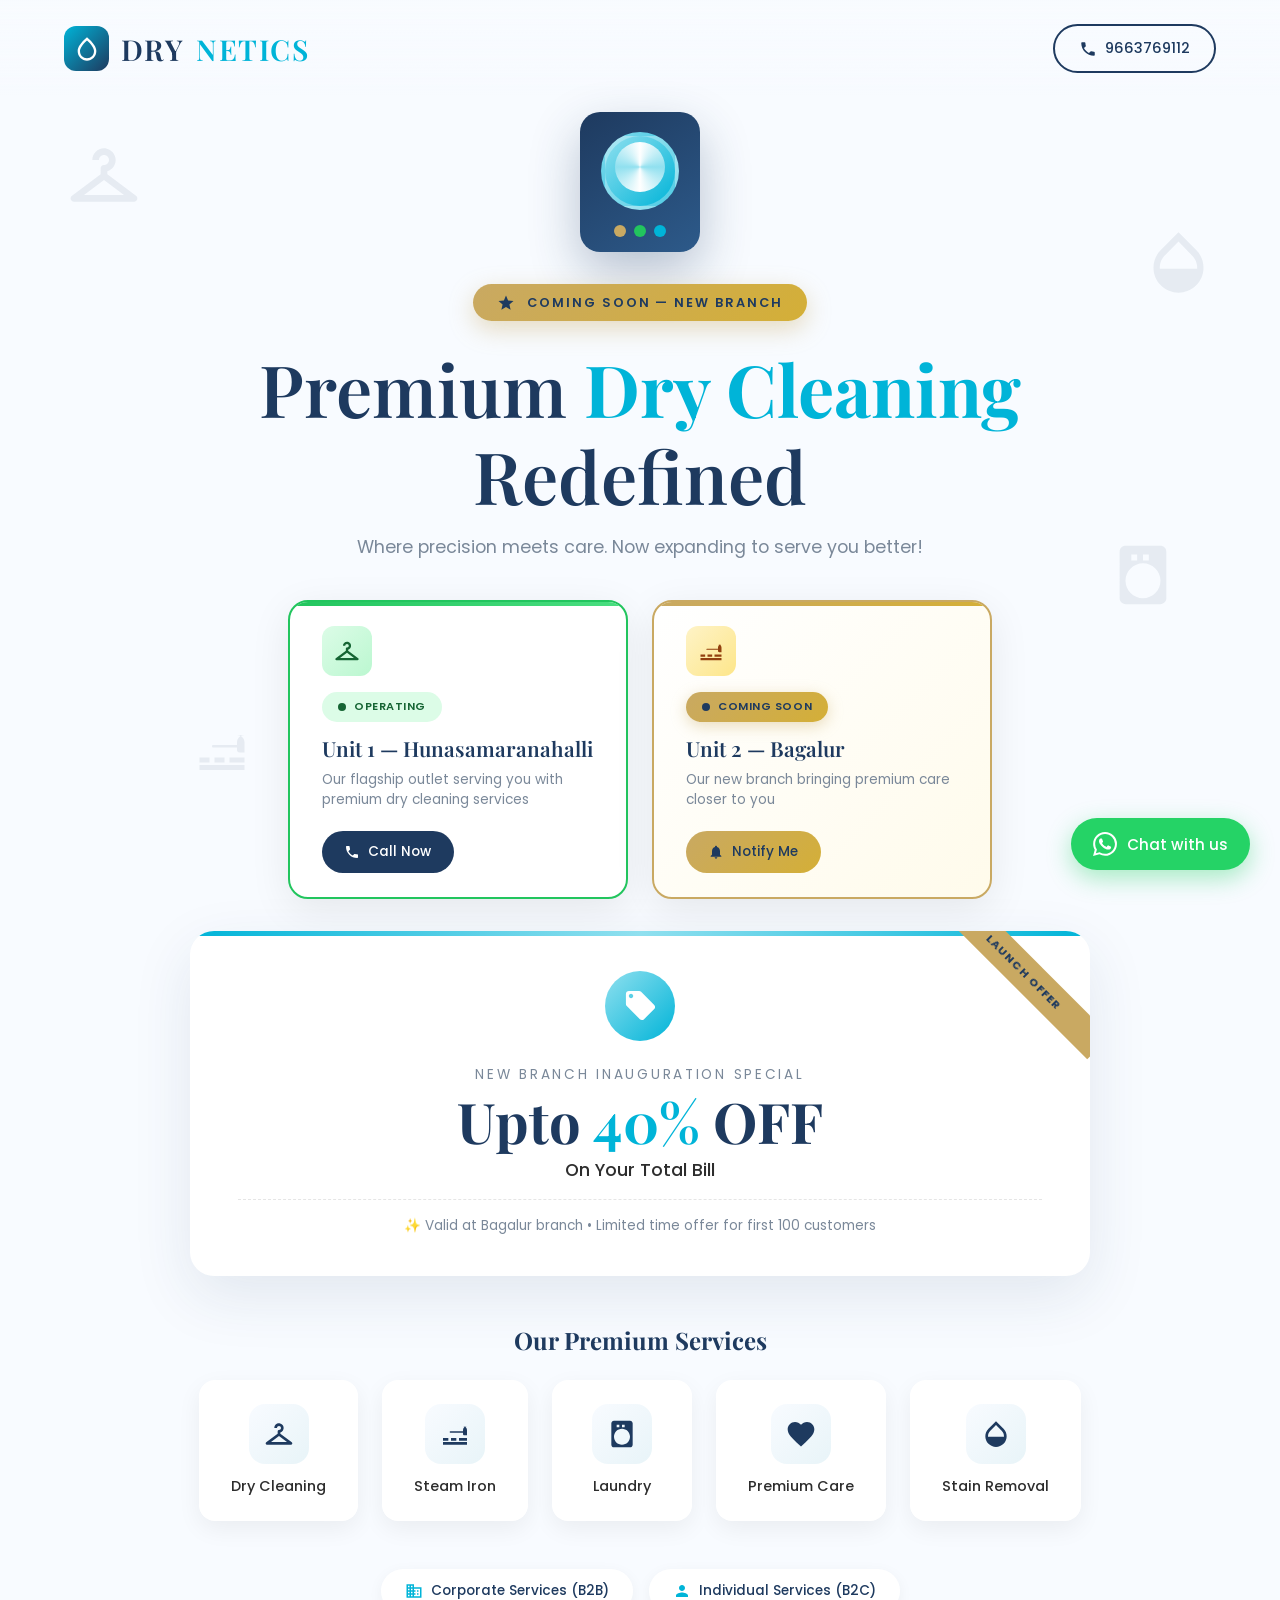
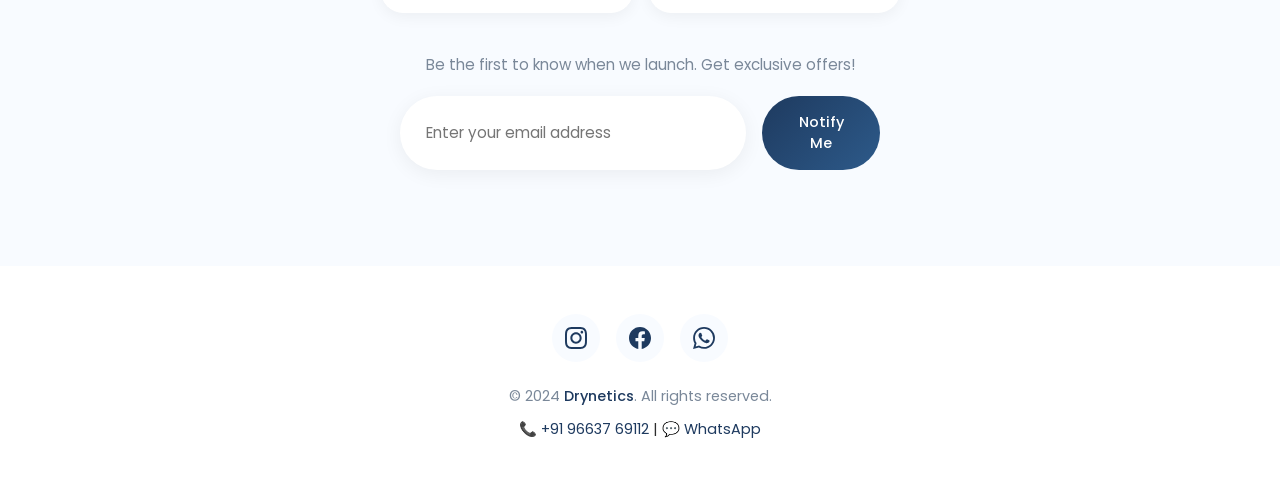
<file: sample-coming-soon.html>
<!DOCTYPE html>
<html lang="en">
<head>
    <meta charset="UTF-8">
    <meta name="viewport" content="width=device-width, initial-scale=1.0">
    <title>Drynetics | Premium Dry Cleaning - Coming Soon</title>
    <link rel="preconnect" href="https://fonts.googleapis.com">
    <link rel="preconnect" href="https://fonts.gstatic.com" crossorigin>
    <link href="https://fonts.googleapis.com/css2?family=Playfair+Display:wght@400;500;600;700&family=Poppins:wght@300;400;500;600&display=swap" rel="stylesheet">
    <style>
        :root {
            --primary: #1e3a5f;
            --primary-light: #2d5a8a;
            --accent: #00b4d8;
            --accent-light: #90e0ef;
            --gold: #c9a962;
            --cream: #f8fbff;
            --white: #ffffff;
            --charcoal: #2d2d2d;
            --soft-gray: #7a8899;
        }
        * { margin: 0; padding: 0; box-sizing: border-box; }
        body { font-family: 'Poppins', sans-serif; background: var(--cream); color: var(--charcoal); min-height: 100vh; overflow-x: hidden; }

        /* Animated Bubbles */
        .bubbles-bg { position: fixed; top: 0; left: 0; width: 100%; height: 100%; pointer-events: none; z-index: 0; overflow: hidden; }
        .bubble { position: absolute; bottom: -100px; background: radial-gradient(circle at 30% 30%, rgba(255,255,255,0.8), rgba(0,180,216,0.1)); border-radius: 50%; animation: rise 15s infinite ease-in; box-shadow: inset 0 0 10px rgba(255,255,255,0.5), 0 0 20px rgba(0,180,216,0.1); }
        .bubble:nth-child(1) { width: 40px; height: 40px; left: 10%; animation-duration: 12s; }
        .bubble:nth-child(2) { width: 20px; height: 20px; left: 20%; animation-duration: 15s; animation-delay: 2s; }
        .bubble:nth-child(3) { width: 50px; height: 50px; left: 35%; animation-duration: 18s; animation-delay: 4s; }
        .bubble:nth-child(4) { width: 25px; height: 25px; left: 50%; animation-duration: 14s; animation-delay: 1s; }
        .bubble:nth-child(5) { width: 35px; height: 35px; left: 65%; animation-duration: 16s; animation-delay: 3s; }
        .bubble:nth-child(6) { width: 45px; height: 45px; left: 80%; animation-duration: 13s; animation-delay: 5s; }
        .bubble:nth-child(7) { width: 30px; height: 30px; left: 90%; animation-duration: 17s; animation-delay: 2.5s; }
        .bubble:nth-child(8) { width: 55px; height: 55px; left: 5%; animation-duration: 19s; animation-delay: 6s; }
        @keyframes rise { 0% { bottom: -100px; opacity: 0; transform: translateX(0) scale(0.5); } 10% { opacity: 0.6; transform: scale(1); } 50% { opacity: 0.4; } 100% { bottom: 110%; opacity: 0; transform: translateX(100px) scale(0.8); } }

        /* Floating Clothes */
        .floating-items { position: fixed; top: 0; left: 0; width: 100%; height: 100%; pointer-events: none; z-index: 1; }
        .cloth-item { position: absolute; opacity: 0.08; animation: floatCloth 20s ease-in-out infinite; }
        .cloth-item:nth-child(1) { top: 15%; left: 5%; }
        .cloth-item:nth-child(2) { top: 60%; right: 8%; animation-delay: -5s; }
        .cloth-item:nth-child(3) { top: 80%; left: 15%; animation-delay: -10s; }
        .cloth-item:nth-child(4) { top: 25%; right: 5%; animation-delay: -15s; }
        @keyframes floatCloth { 0%, 100% { transform: translateY(0) rotate(-5deg); } 50% { transform: translateY(-30px) rotate(5deg); } }

        /* Header */
        header { position: fixed; top: 0; left: 0; right: 0; padding: 1.5rem 4rem; display: flex; justify-content: space-between; align-items: center; z-index: 100; background: linear-gradient(to bottom, var(--cream), transparent); }
        .logo { display: flex; align-items: center; gap: 0.75rem; font-family: 'Playfair Display', serif; font-size: 1.8rem; font-weight: 600; color: var(--primary); letter-spacing: 0.05em; text-decoration: none; }
        .logo-icon { width: 45px; height: 45px; background: linear-gradient(135deg, var(--accent), var(--primary)); border-radius: 12px; display: flex; align-items: center; justify-content: center; animation: spin-wash 4s ease-in-out infinite; }
        @keyframes spin-wash { 0%, 100% { transform: rotate(0deg); } 25% { transform: rotate(15deg); } 75% { transform: rotate(-15deg); } }
        .logo-icon svg { width: 28px; height: 28px; fill: white; }
        .logo span { color: var(--accent); }
        .contact-btn { display: inline-flex; align-items: center; padding: 0.75rem 1.5rem; border: 2px solid var(--primary); background: transparent; color: var(--primary); font-family: 'Poppins', sans-serif; font-size: 0.9rem; font-weight: 500; text-decoration: none; border-radius: 50px; transition: all 0.3s ease; }
        .contact-btn:hover { background: var(--primary); color: var(--white); }
        .contact-btn svg { width: 18px; height: 18px; margin-right: 8px; fill: currentColor; }

        /* Main */
        main { position: relative; z-index: 10; min-height: 100vh; display: flex; flex-direction: column; justify-content: center; align-items: center; padding: 7rem 2rem 4rem; }
        .hero-content { text-align: center; max-width: 900px; }

        /* Washing Machine */
        .hero-icon { margin-bottom: 2rem; animation: fadeUp 1s ease-out; }
        .washing-machine { width: 120px; height: 140px; background: linear-gradient(145deg, var(--primary), var(--primary-light)); border-radius: 20px; margin: 0 auto; position: relative; box-shadow: 0 20px 50px rgba(30, 58, 95, 0.3); }
        .washing-machine::before { content: ''; position: absolute; top: 20px; left: 50%; transform: translateX(-50%); width: 70px; height: 70px; background: linear-gradient(135deg, var(--accent-light), var(--accent)); border-radius: 50%; border: 4px solid rgba(255,255,255,0.3); }
        .washing-machine::after { content: ''; position: absolute; top: 30px; left: 50%; transform: translateX(-50%); width: 50px; height: 50px; background: conic-gradient(from 0deg, var(--white), var(--accent-light), var(--white), var(--accent-light), var(--white)); border-radius: 50%; animation: spin 3s linear infinite; }
        .machine-buttons { position: absolute; bottom: 15px; left: 50%; transform: translateX(-50%); display: flex; gap: 8px; }
        .machine-btn { width: 12px; height: 12px; background: var(--gold); border-radius: 50%; animation: blink 2s ease-in-out infinite; }
        .machine-btn:nth-child(2) { animation-delay: 0.5s; background: #22c55e; }
        .machine-btn:nth-child(3) { animation-delay: 1s; background: var(--accent); }
        @keyframes spin { from { transform: translateX(-50%) rotate(0deg); } to { transform: translateX(-50%) rotate(360deg); } }
        @keyframes blink { 0%, 100% { opacity: 1; box-shadow: 0 0 10px currentColor; } 50% { opacity: 0.3; box-shadow: none; } }
        @keyframes fadeUp { from { opacity: 0; transform: translateY(40px); } to { opacity: 1; transform: translateY(0); } }

        .badge { display: inline-flex; align-items: center; gap: 0.75rem; padding: 0.6rem 1.5rem; background: linear-gradient(135deg, var(--gold), #d4af37); color: var(--primary); font-size: 0.8rem; font-weight: 600; letter-spacing: 0.15em; text-transform: uppercase; border-radius: 50px; margin-bottom: 1.5rem; animation: fadeUp 1s ease-out 0.2s both; box-shadow: 0 8px 25px rgba(201, 169, 98, 0.4); }
        .badge svg { width: 18px; height: 18px; fill: var(--primary); animation: sparkle 1.5s ease-in-out infinite; }
        @keyframes sparkle { 0%, 100% { transform: scale(1) rotate(0deg); } 50% { transform: scale(1.2) rotate(180deg); } }

        h1 { font-family: 'Playfair Display', serif; font-size: clamp(2.5rem, 6vw, 4.5rem); font-weight: 600; color: var(--primary); line-height: 1.2; margin-bottom: 1rem; animation: fadeUp 1s ease-out 0.3s both; }
        h1 strong { color: var(--accent); }
        .tagline { font-size: 1.1rem; color: var(--soft-gray); font-weight: 400; margin-bottom: 2.5rem; animation: fadeUp 1s ease-out 0.4s both; }

        /* Location Cards */
        .locations-section { display: flex; gap: 1.5rem; margin: 2rem 0; flex-wrap: wrap; justify-content: center; animation: fadeUp 1s ease-out 0.45s both; }
        .location-card { background: var(--white); padding: 1.5rem 2rem; border-radius: 20px; box-shadow: 0 10px 40px rgba(0,0,0,0.08); text-align: left; min-width: 300px; max-width: 340px; position: relative; transition: all 0.3s ease; border: 2px solid transparent; overflow: hidden; }
        .location-card:hover { transform: translateY(-8px); box-shadow: 0 20px 50px rgba(0,0,0,0.12); }
        .location-card.active { border-color: #22c55e; }
        .location-card.active::before { content: ''; position: absolute; top: 0; left: 0; right: 0; height: 4px; background: linear-gradient(90deg, #22c55e, #4ade80); }
        .location-card.coming-soon { border-color: var(--gold); background: linear-gradient(135deg, var(--white) 0%, #fffbeb 100%); }
        .location-card.coming-soon::before { content: ''; position: absolute; top: 0; left: 0; right: 0; height: 4px; background: linear-gradient(90deg, var(--gold), #d4af37, var(--gold)); background-size: 200% 100%; animation: shimmer 2s linear infinite; }
        @keyframes shimmer { 0% { background-position: -200% 0; } 100% { background-position: 200% 0; } }

        .location-icon { width: 50px; height: 50px; border-radius: 12px; display: flex; align-items: center; justify-content: center; margin-bottom: 1rem; }
        .location-card.active .location-icon { background: linear-gradient(135deg, #dcfce7, #bbf7d0); }
        .location-card.coming-soon .location-icon { background: linear-gradient(135deg, #fef3c7, #fde68a); animation: pulse 2s ease-in-out infinite; }
        @keyframes pulse { 0%, 100% { transform: scale(1); } 50% { transform: scale(1.05); } }
        .location-icon svg { width: 28px; height: 28px; }
        .location-card.active .location-icon svg { fill: #166534; }
        .location-card.coming-soon .location-icon svg { fill: #92400e; }

        .location-status { display: inline-flex; align-items: center; gap: 0.5rem; padding: 0.4rem 1rem; border-radius: 50px; font-size: 0.7rem; font-weight: 600; letter-spacing: 0.05em; text-transform: uppercase; margin-bottom: 0.75rem; }
        .location-status.open { background: #dcfce7; color: #166534; }
        .location-status.soon { background: linear-gradient(135deg, var(--gold), #d4af37); color: var(--primary); box-shadow: 0 4px 15px rgba(201, 169, 98, 0.4); animation: glowPulse 2s ease-in-out infinite; }
        @keyframes glowPulse { 0%, 100% { box-shadow: 0 4px 15px rgba(201, 169, 98, 0.4); } 50% { box-shadow: 0 4px 25px rgba(201, 169, 98, 0.7); } }
        .status-dot { width: 8px; height: 8px; border-radius: 50%; background: currentColor; }
        .status-dot.pulse { animation: dotPulse 1.5s ease-in-out infinite; }
        @keyframes dotPulse { 0%, 100% { transform: scale(1); opacity: 1; } 50% { transform: scale(1.5); opacity: 0.5; } }

        .location-card h3 { font-family: 'Playfair Display', serif; font-size: 1.3rem; font-weight: 600; color: var(--primary); margin-bottom: 0.5rem; }
        .location-card > p { font-size: 0.85rem; color: var(--soft-gray); line-height: 1.5; margin-bottom: 1.25rem; }
        .location-cta { display: inline-flex; align-items: center; gap: 0.5rem; padding: 0.7rem 1.4rem; background: var(--primary); color: var(--white); text-decoration: none; border-radius: 50px; font-size: 0.85rem; font-weight: 500; transition: all 0.3s ease; }
        .location-cta:hover { background: var(--primary-light); transform: translateX(5px); }
        .location-cta.notify { background: linear-gradient(135deg, var(--gold), #d4af37); color: var(--primary); }
        .location-cta.notify:hover { box-shadow: 0 8px 25px rgba(201, 169, 98, 0.4); }
        .location-cta svg { width: 16px; height: 16px; fill: currentColor; }

        /* Offer Card */
        .offer-card { position: relative; background: var(--white); padding: 2.5rem 3rem; border-radius: 24px; box-shadow: 0 20px 60px rgba(30, 58, 95, 0.1); margin: 2rem 0; overflow: hidden; animation: fadeUp 1s ease-out 0.5s both; }
        .offer-card::before { content: ''; position: absolute; top: 0; left: 0; right: 0; height: 5px; background: linear-gradient(90deg, var(--accent), var(--accent-light), var(--accent)); }
        .offer-icon { width: 70px; height: 70px; background: linear-gradient(135deg, var(--accent-light), var(--accent)); border-radius: 50%; display: flex; align-items: center; justify-content: center; margin: 0 auto 1.5rem; animation: bounce 2s ease-in-out infinite; }
        @keyframes bounce { 0%, 100% { transform: translateY(0); } 50% { transform: translateY(-10px); } }
        .offer-icon svg { width: 35px; height: 35px; fill: var(--white); }
        .offer-ribbon { position: absolute; top: 25px; right: -40px; background: var(--gold); color: var(--primary); padding: 0.5rem 3.5rem; font-size: 0.7rem; font-weight: 700; letter-spacing: 0.1em; text-transform: uppercase; transform: rotate(45deg); }
        .offer-label { font-size: 0.85rem; color: var(--soft-gray); text-transform: uppercase; letter-spacing: 0.2em; margin-bottom: 0.5rem; }
        .offer-value { font-family: 'Playfair Display', serif; font-size: 3.5rem; font-weight: 700; color: var(--primary); line-height: 1; }
        .offer-value span { color: var(--accent); }
        .offer-text { font-size: 1.1rem; color: var(--charcoal); margin-top: 0.5rem; font-weight: 500; }
        .offer-note { font-size: 0.85rem; color: var(--soft-gray); margin-top: 1rem; padding-top: 1rem; border-top: 1px dashed rgba(0,0,0,0.1); }

        /* Services */
        .services-section { margin: 3rem 0; animation: fadeUp 1s ease-out 0.6s both; }
        .services-title { font-family: 'Playfair Display', serif; font-size: 1.5rem; color: var(--primary); margin-bottom: 1.5rem; }
        .services-grid { display: flex; gap: 1.5rem; flex-wrap: wrap; justify-content: center; }
        .service-item { display: flex; flex-direction: column; align-items: center; gap: 0.75rem; padding: 1.5rem 2rem; background: var(--white); border-radius: 16px; box-shadow: 0 8px 25px rgba(0,0,0,0.06); transition: all 0.3s ease; min-width: 140px; }
        .service-item:hover { transform: translateY(-5px); box-shadow: 0 15px 35px rgba(0,0,0,0.1); }
        .service-item:hover .service-icon { animation: wiggle 0.5s ease-in-out; }
        @keyframes wiggle { 0%, 100% { transform: rotate(0deg); } 25% { transform: rotate(-10deg); } 75% { transform: rotate(10deg); } }
        .service-icon { width: 60px; height: 60px; background: linear-gradient(135deg, var(--cream), #e8f4f8); border-radius: 16px; display: flex; align-items: center; justify-content: center; }
        .service-icon svg { width: 32px; height: 32px; fill: var(--primary); }
        .service-item span { font-size: 0.9rem; color: var(--charcoal); font-weight: 500; }

        /* Audience */
        .audience-badges { display: flex; gap: 1rem; justify-content: center; margin: 2rem 0; animation: fadeUp 1s ease-out 0.7s both; }
        .audience-badge { display: flex; align-items: center; gap: 0.5rem; padding: 0.75rem 1.5rem; background: var(--white); border-radius: 50px; font-size: 0.85rem; color: var(--primary); font-weight: 500; box-shadow: 0 4px 15px rgba(0,0,0,0.05); }
        .audience-badge svg { width: 18px; height: 18px; fill: var(--accent); }

        /* Newsletter */
        .newsletter { margin-top: 2.5rem; animation: fadeUp 1s ease-out 0.8s both; }
        .newsletter p { font-size: 0.95rem; color: var(--soft-gray); margin-bottom: 1.25rem; }
        .newsletter-form { display: flex; gap: 1rem; max-width: 480px; margin: 0 auto; }
        .newsletter-form input { flex: 1; padding: 1rem 1.5rem; border: 2px solid transparent; background: var(--white); border-radius: 50px; font-family: 'Poppins', sans-serif; font-size: 0.95rem; color: var(--charcoal); box-shadow: 0 4px 20px rgba(0,0,0,0.06); transition: all 0.3s ease; }
        .newsletter-form input:focus { outline: none; border-color: var(--accent); }
        .newsletter-form button { padding: 1rem 2rem; background: linear-gradient(135deg, var(--primary), var(--primary-light)); color: var(--white); border: none; border-radius: 50px; font-family: 'Poppins', sans-serif; font-size: 0.9rem; font-weight: 500; cursor: pointer; transition: all 0.3s ease; }
        .newsletter-form button:hover { transform: translateY(-3px); box-shadow: 0 10px 30px rgba(30, 58, 95, 0.3); }

        /* WhatsApp Float */
        .whatsapp-float { position: fixed; bottom: 30px; right: 30px; display: flex; align-items: center; gap: 10px; background: #25D366; color: white; padding: 14px 22px; border-radius: 50px; text-decoration: none; font-size: 0.95rem; font-weight: 500; box-shadow: 0 8px 25px rgba(37, 211, 102, 0.4); z-index: 1000; transition: all 0.3s ease; animation: bounceIn 1s ease-out 1.5s both; }
        .whatsapp-float:hover { transform: scale(1.05) translateY(-3px); box-shadow: 0 12px 35px rgba(37, 211, 102, 0.5); }
        .whatsapp-float svg { width: 24px; height: 24px; fill: white; }
        @keyframes bounceIn { 0% { opacity: 0; transform: scale(0.5); } 60% { opacity: 1; transform: scale(1.1); } 100% { transform: scale(1); } }

        /* Footer */
        footer { position: relative; z-index: 10; padding: 3rem 2rem; text-align: center; background: var(--white); margin-top: 2rem; }
        .social-links { display: flex; gap: 1rem; justify-content: center; margin-bottom: 1.5rem; }
        .social-links a { width: 48px; height: 48px; display: flex; align-items: center; justify-content: center; background: var(--cream); border-radius: 50%; color: var(--primary); text-decoration: none; transition: all 0.3s ease; }
        .social-links a:hover { background: var(--primary); color: var(--white); transform: translateY(-3px); }
        .social-links svg { width: 22px; height: 22px; fill: currentColor; }
        .footer-text { font-size: 0.9rem; color: var(--soft-gray); }
        .footer-text a { color: var(--primary); text-decoration: none; font-weight: 500; }
        .footer-contact { margin-top: 0.75rem; font-size: 0.9rem; }
        .footer-contact a { color: var(--primary); text-decoration: none; }
        .footer-contact a:hover { color: var(--accent); }

        /* Responsive */
        @media (max-width: 768px) {
            header { padding: 1rem 1.5rem; }
            .logo { font-size: 1.4rem; }
            .contact-btn { padding: 0.6rem 1rem; font-size: 0.8rem; }
            main { padding: 6rem 1.5rem 3rem; }
            .washing-machine { width: 100px; height: 120px; }
            h1 { font-size: 2rem; }
            .locations-section { flex-direction: column; align-items: center; }
            .location-card { min-width: 100%; max-width: 100%; }
            .offer-card { padding: 2rem 1.5rem; }
            .offer-value { font-size: 2.8rem; }
            .newsletter-form { flex-direction: column; }
            .newsletter-form button { width: 100%; }
            .audience-badges { flex-wrap: wrap; }
            .whatsapp-float { bottom: 20px; right: 20px; padding: 12px 18px; font-size: 0.85rem; }
            .cloth-item { display: none; }
        }
    </style>
</head>
<body>
    <div class="bubbles-bg">
        <div class="bubble"></div><div class="bubble"></div><div class="bubble"></div><div class="bubble"></div>
        <div class="bubble"></div><div class="bubble"></div><div class="bubble"></div><div class="bubble"></div>
    </div>
    <div class="floating-items">
        <div class="cloth-item"><svg width="80" height="80" viewBox="0 0 24 24" fill="#1e3a5f"><path d="M21.6 18.2L13 11.75v-.91c1.65-.49 2.8-2.17 2.43-4.05-.26-1.31-1.3-2.4-2.61-2.7C10.54 3.57 8.5 5.3 8.5 7.5h2c0-.83.67-1.5 1.5-1.5s1.5.67 1.5 1.5c0 .84-.69 1.52-1.53 1.5-.54-.01-.97.45-.97.99v1.76L2.4 18.2c-.77.58-.36 1.8.6 1.8h18c.96 0 1.37-1.22.6-1.8zM6 18l6-4.5 6 4.5H6z"/></svg></div>
        <div class="cloth-item"><svg width="70" height="70" viewBox="0 0 24 24" fill="#1e3a5f"><path d="M18 2H6c-1.1 0-2 .9-2 2v16c0 1.1.9 2 2 2h12c1.1 0 2-.9 2-2V4c0-1.1-.9-2-2-2zm-6 18c-3.31 0-6-2.69-6-6s2.69-6 6-6 6 2.69 6 6-2.69 6-6 6zM8 5h2v2H8V5zm4 0h2v2h-2V5z"/></svg></div>
        <div class="cloth-item"><svg width="60" height="60" viewBox="0 0 24 24" fill="#1e3a5f"><path d="M21 6c-1.66 0-3 1.34-3 3v1H8.5c-.28 0-.5.22-.5.5s.22.5.5.5H18v1c0 .55.45 1 1 1h2V9c0-1.66-1.34-3-3-3zM3 18h18v2H3v-2zm0-3h4v2H3v-2zm6 0h4v2H9v-2zm6 0h6v2h-6v-2z"/></svg></div>
        <div class="cloth-item"><svg width="75" height="75" viewBox="0 0 24 24" fill="#1e3a5f"><path d="M17.66 8L12 2.35 6.34 8C4.78 9.56 4 11.64 4 13.64s.78 4.11 2.34 5.67 3.61 2.35 5.66 2.35 4.1-.79 5.66-2.35S20 15.64 20 13.64 19.22 9.56 17.66 8zM6 14c.01-2 .62-3.27 1.76-4.4L12 5.27l4.24 4.38C17.38 10.77 17.99 12 18 14H6z"/></svg></div>
    </div>

    <header>
        <a href="https://drynetics.com" class="logo">
            <div class="logo-icon"><svg viewBox="0 0 24 24"><path d="M12 2c-5.33 4.55-8 8.48-8 11.8 0 4.98 3.8 8.2 8 8.2s8-3.22 8-8.2c0-3.32-2.67-7.25-8-11.8zm0 18c-3.35 0-6-2.57-6-6.2 0-2.34 1.95-5.44 6-9.14 4.05 3.7 6 6.79 6 9.14 0 3.63-2.65 6.2-6 6.2z"/></svg></div>
            DRY<span>NETICS</span>
        </a>
        <a href="tel:+919663769112" class="contact-btn">
            <svg viewBox="0 0 24 24"><path d="M6.62 10.79c1.44 2.83 3.76 5.14 6.59 6.59l2.2-2.2c.27-.27.67-.36 1.02-.24 1.12.37 2.33.57 3.57.57.55 0 1 .45 1 1V20c0 .55-.45 1-1 1-9.39 0-17-7.61-17-17 0-.55.45-1 1-1h3.5c.55 0 1 .45 1 1 0 1.25.2 2.45.57 3.57.11.35.03.74-.25 1.02l-2.2 2.2z"/></svg>
            9663769112
        </a>
    </header>

    <main>
        <div class="hero-content">
            <div class="hero-icon">
                <div class="washing-machine">
                    <div class="machine-buttons"><div class="machine-btn"></div><div class="machine-btn"></div><div class="machine-btn"></div></div>
                </div>
            </div>
            <div class="badge">
                <svg viewBox="0 0 24 24"><path d="M12 17.27L18.18 21l-1.64-7.03L22 9.24l-7.19-.61L12 2 9.19 8.63 2 9.24l5.46 4.73L5.82 21z"/></svg>
                Coming Soon — New Branch
            </div>
            <h1>Premium <strong>Dry Cleaning</strong> Redefined</h1>
            <p class="tagline">Where precision meets care. Now expanding to serve you better!</p>

            <div class="locations-section">
                <div class="location-card active">
                    <div class="location-icon"><svg viewBox="0 0 24 24"><path d="M21.6 18.2L13 11.75v-.91c1.65-.49 2.8-2.17 2.43-4.05-.26-1.31-1.3-2.4-2.61-2.7C10.54 3.57 8.5 5.3 8.5 7.5h2c0-.83.67-1.5 1.5-1.5s1.5.67 1.5 1.5c0 .84-.69 1.52-1.53 1.5-.54-.01-.97.45-.97.99v1.76L2.4 18.2c-.77.58-.36 1.8.6 1.8h18c.96 0 1.37-1.22.6-1.8zM6 18l6-4.5 6 4.5H6z"/></svg></div>
                    <div class="location-status open"><span class="status-dot"></span>Operating</div>
                    <h3>Unit 1 — Hunasamaranahalli</h3>
                    <p>Our flagship outlet serving you with premium dry cleaning services</p>
                    <a href="tel:+919663769112" class="location-cta"><svg viewBox="0 0 24 24"><path d="M6.62 10.79c1.44 2.83 3.76 5.14 6.59 6.59l2.2-2.2c.27-.27.67-.36 1.02-.24 1.12.37 2.33.57 3.57.57.55 0 1 .45 1 1V20c0 .55-.45 1-1 1-9.39 0-17-7.61-17-17 0-.55.45-1 1-1h3.5c.55 0 1 .45 1 1 0 1.25.2 2.45.57 3.57.11.35.03.74-.25 1.02l-2.2 2.2z"/></svg>Call Now</a>
                </div>
                <div class="location-card coming-soon">
                    <div class="location-icon"><svg viewBox="0 0 24 24"><path d="M21 6c-1.66 0-3 1.34-3 3v1H8.5c-.28 0-.5.22-.5.5s.22.5.5.5H18v1c0 .55.45 1 1 1h2V9c0-1.66-1.34-3-3-3zM3 18h18v2H3v-2zm0-3h4v2H3v-2zm6 0h4v2H9v-2zm6 0h6v2h-6v-2z"/></svg></div>
                    <div class="location-status soon"><span class="status-dot pulse"></span>Coming Soon</div>
                    <h3>Unit 2 — Bagalur</h3>
                    <p>Our new branch bringing premium care closer to you</p>
                    <a href="https://wa.me/919663769112?text=Hi!%20I'm%20interested%20in%20the%20new%20Bagalur%20branch.%20Please%20notify%20me%20when%20it%20opens!" class="location-cta notify" target="_blank"><svg viewBox="0 0 24 24"><path d="M12 22c1.1 0 2-.9 2-2h-4c0 1.1.89 2 2 2zm6-6v-5c0-3.07-1.64-5.64-4.5-6.32V4c0-.83-.67-1.5-1.5-1.5s-1.5.67-1.5 1.5v.68C7.63 5.36 6 7.92 6 11v5l-2 2v1h16v-1l-2-2z"/></svg>Notify Me</a>
                </div>
            </div>

            <div class="offer-card">
                <div class="offer-ribbon">Launch Offer</div>
                <div class="offer-icon"><svg viewBox="0 0 24 24"><path d="M21.41 11.58l-9-9C12.05 2.22 11.55 2 11 2H4c-1.1 0-2 .9-2 2v7c0 .55.22 1.05.59 1.42l9 9c.36.36.86.58 1.41.58.55 0 1.05-.22 1.41-.59l7-7c.37-.36.59-.86.59-1.41 0-.55-.23-1.06-.59-1.42zM5.5 7C4.67 7 4 6.33 4 5.5S4.67 4 5.5 4 7 4.67 7 5.5 6.33 7 5.5 7z"/></svg></div>
                <p class="offer-label">New Branch Inauguration Special</p>
                <p class="offer-value">Upto <span>40%</span> OFF</p>
                <p class="offer-text">On Your Total Bill</p>
                <p class="offer-note">✨ Valid at Bagalur branch • Limited time offer for first 100 customers</p>
            </div>

            <div class="services-section">
                <h2 class="services-title">Our Premium Services</h2>
                <div class="services-grid">
                    <div class="service-item"><div class="service-icon"><svg viewBox="0 0 24 24"><path d="M21.6 18.2L13 11.75v-.91c1.65-.49 2.8-2.17 2.43-4.05-.26-1.31-1.3-2.4-2.61-2.7C10.54 3.57 8.5 5.3 8.5 7.5h2c0-.83.67-1.5 1.5-1.5s1.5.67 1.5 1.5c0 .84-.69 1.52-1.53 1.5-.54-.01-.97.45-.97.99v1.76L2.4 18.2c-.77.58-.36 1.8.6 1.8h18c.96 0 1.37-1.22.6-1.8zM6 18l6-4.5 6 4.5H6z"/></svg></div><span>Dry Cleaning</span></div>
                    <div class="service-item"><div class="service-icon"><svg viewBox="0 0 24 24"><path d="M21 6c-1.66 0-3 1.34-3 3v1H8.5c-.28 0-.5.22-.5.5s.22.5.5.5H18v1c0 .55.45 1 1 1h2V9c0-1.66-1.34-3-3-3zM3 18h18v2H3v-2zm0-3h4v2H3v-2zm6 0h4v2H9v-2zm6 0h6v2h-6v-2z"/></svg></div><span>Steam Iron</span></div>
                    <div class="service-item"><div class="service-icon"><svg viewBox="0 0 24 24"><path d="M18 2H6c-1.1 0-2 .9-2 2v16c0 1.1.9 2 2 2h12c1.1 0 2-.9 2-2V4c0-1.1-.9-2-2-2zm-6 18c-3.31 0-6-2.69-6-6s2.69-6 6-6 6 2.69 6 6-2.69 6-6 6zM8 5h2v2H8V5zm4 0h2v2h-2V5z"/></svg></div><span>Laundry</span></div>
                    <div class="service-item"><div class="service-icon"><svg viewBox="0 0 24 24"><path d="M12 21.35l-1.45-1.32C5.4 15.36 2 12.28 2 8.5 2 5.42 4.42 3 7.5 3c1.74 0 3.41.81 4.5 2.09C13.09 3.81 14.76 3 16.5 3 19.58 3 22 5.42 22 8.5c0 3.78-3.4 6.86-8.55 11.54L12 21.35z"/></svg></div><span>Premium Care</span></div>
                    <div class="service-item"><div class="service-icon"><svg viewBox="0 0 24 24"><path d="M17.66 8L12 2.35 6.34 8C4.78 9.56 4 11.64 4 13.64s.78 4.11 2.34 5.67 3.61 2.35 5.66 2.35 4.1-.79 5.66-2.35S20 15.64 20 13.64 19.22 9.56 17.66 8zM6 14c.01-2 .62-3.27 1.76-4.4L12 5.27l4.24 4.38C17.38 10.77 17.99 12 18 14H6z"/></svg></div><span>Stain Removal</span></div>
                </div>
            </div>

            <div class="audience-badges">
                <span class="audience-badge"><svg viewBox="0 0 24 24"><path d="M12 7V3H2v18h20V7H12zM6 19H4v-2h2v2zm0-4H4v-2h2v2zm0-4H4V9h2v2zm0-4H4V5h2v2zm4 12H8v-2h2v2zm0-4H8v-2h2v2zm0-4H8V9h2v2zm0-4H8V5h2v2zm10 12h-8v-2h2v-2h-2v-2h2v-2h-2V9h8v10zm-2-8h-2v2h2v-2zm0 4h-2v2h2v-2z"/></svg>Corporate Services (B2B)</span>
                <span class="audience-badge"><svg viewBox="0 0 24 24"><path d="M12 12c2.21 0 4-1.79 4-4s-1.79-4-4-4-4 1.79-4 4 1.79 4 4 4zm0 2c-2.67 0-8 1.34-8 4v2h16v-2c0-2.66-5.33-4-8-4z"/></svg>Individual Services (B2C)</span>
            </div>

            <div class="newsletter">
                <p>Be the first to know when we launch. Get exclusive offers!</p>
                <form class="newsletter-form" onsubmit="event.preventDefault(); alert('Thank you! We will notify you when we launch.');">
                    <input type="email" placeholder="Enter your email address" required>
                    <button type="submit">Notify Me</button>
                </form>
            </div>
        </div>
    </main>

    <a href="https://wa.me/919663769112?text=Hi%20Drynetics!%20I'm%20interested%20in%20your%20dry%20cleaning%20services." class="whatsapp-float" target="_blank">
        <svg viewBox="0 0 24 24"><path d="M17.472 14.382c-.297-.149-1.758-.867-2.03-.967-.273-.099-.471-.148-.67.15-.197.297-.767.966-.94 1.164-.173.199-.347.223-.644.075-.297-.15-1.255-.463-2.39-1.475-.883-.788-1.48-1.761-1.653-2.059-.173-.297-.018-.458.13-.606.134-.133.298-.347.446-.52.149-.174.198-.298.298-.497.099-.198.05-.371-.025-.52-.075-.149-.669-1.612-.916-2.207-.242-.579-.487-.5-.669-.51-.173-.008-.371-.01-.57-.01-.198 0-.52.074-.792.372-.272.297-1.04 1.016-1.04 2.479 0 1.462 1.065 2.875 1.213 3.074.149.198 2.096 3.2 5.077 4.487.709.306 1.262.489 1.694.625.712.227 1.36.195 1.871.118.571-.085 1.758-.719 2.006-1.413.248-.694.248-1.289.173-1.413-.074-.124-.272-.198-.57-.347m-5.421 7.403h-.004a9.87 9.87 0 01-5.031-1.378l-.361-.214-3.741.982.998-3.648-.235-.374a9.86 9.86 0 01-1.51-5.26c.001-5.45 4.436-9.884 9.888-9.884 2.64 0 5.122 1.03 6.988 2.898a9.825 9.825 0 012.893 6.994c-.003 5.45-4.437 9.884-9.885 9.884m8.413-18.297A11.815 11.815 0 0012.05 0C5.495 0 .16 5.335.157 11.892c0 2.096.547 4.142 1.588 5.945L.057 24l6.305-1.654a11.882 11.882 0 005.683 1.448h.005c6.554 0 11.89-5.335 11.893-11.893a11.821 11.821 0 00-3.48-8.413z"/></svg>
        <span>Chat with us</span>
    </a>

    <footer>
        <div class="social-links">
            <a href="#"><svg viewBox="0 0 24 24"><path d="M12 2.163c3.204 0 3.584.012 4.85.07 3.252.148 4.771 1.691 4.919 4.919.058 1.265.069 1.645.069 4.849 0 3.205-.012 3.584-.069 4.849-.149 3.225-1.664 4.771-4.919 4.919-1.266.058-1.644.07-4.85.07-3.204 0-3.584-.012-4.849-.07-3.26-.149-4.771-1.699-4.919-4.92-.058-1.265-.07-1.644-.07-4.849 0-3.204.013-3.583.07-4.849.149-3.227 1.664-4.771 4.919-4.919 1.266-.057 1.645-.069 4.849-.069zm0-2.163c-3.259 0-3.667.014-4.947.072-4.358.2-6.78 2.618-6.98 6.98-.059 1.281-.073 1.689-.073 4.948 0 3.259.014 3.668.072 4.948.2 4.358 2.618 6.78 6.98 6.98 1.281.058 1.689.072 4.948.072 3.259 0 3.668-.014 4.948-.072 4.354-.2 6.782-2.618 6.979-6.98.059-1.28.073-1.689.073-4.948 0-3.259-.014-3.667-.072-4.947-.196-4.354-2.617-6.78-6.979-6.98-1.281-.059-1.69-.073-4.949-.073zm0 5.838c-3.403 0-6.162 2.759-6.162 6.162s2.759 6.163 6.162 6.163 6.162-2.759 6.162-6.163c0-3.403-2.759-6.162-6.162-6.162zm0 10.162c-2.209 0-4-1.79-4-4 0-2.209 1.791-4 4-4s4 1.791 4 4c0 2.21-1.791 4-4 4zm6.406-11.845c-.796 0-1.441.645-1.441 1.44s.645 1.44 1.441 1.44c.795 0 1.439-.645 1.439-1.44s-.644-1.44-1.439-1.44z"/></svg></a>
            <a href="#"><svg viewBox="0 0 24 24"><path d="M24 12.073c0-6.627-5.373-12-12-12s-12 5.373-12 12c0 5.99 4.388 10.954 10.125 11.854v-8.385H7.078v-3.47h3.047V9.43c0-3.007 1.792-4.669 4.533-4.669 1.312 0 2.686.235 2.686.235v2.953H15.83c-1.491 0-1.956.925-1.956 1.874v2.25h3.328l-.532 3.47h-2.796v8.385C19.612 23.027 24 18.062 24 12.073z"/></svg></a>
            <a href="https://wa.me/919663769112" target="_blank"><svg viewBox="0 0 24 24"><path d="M17.472 14.382c-.297-.149-1.758-.867-2.03-.967-.273-.099-.471-.148-.67.15-.197.297-.767.966-.94 1.164-.173.199-.347.223-.644.075-.297-.15-1.255-.463-2.39-1.475-.883-.788-1.48-1.761-1.653-2.059-.173-.297-.018-.458.13-.606.134-.133.298-.347.446-.52.149-.174.198-.298.298-.497.099-.198.05-.371-.025-.52-.075-.149-.669-1.612-.916-2.207-.242-.579-.487-.5-.669-.51-.173-.008-.371-.01-.57-.01-.198 0-.52.074-.792.372-.272.297-1.04 1.016-1.04 2.479 0 1.462 1.065 2.875 1.213 3.074.149.198 2.096 3.2 5.077 4.487.709.306 1.262.489 1.694.625.712.227 1.36.195 1.871.118.571-.085 1.758-.719 2.006-1.413.248-.694.248-1.289.173-1.413-.074-.124-.272-.198-.57-.347m-5.421 7.403h-.004a9.87 9.87 0 01-5.031-1.378l-.361-.214-3.741.982.998-3.648-.235-.374a9.86 9.86 0 01-1.51-5.26c.001-5.45 4.436-9.884 9.888-9.884 2.64 0 5.122 1.03 6.988 2.898a9.825 9.825 0 012.893 6.994c-.003 5.45-4.437 9.884-9.885 9.884m8.413-18.297A11.815 11.815 0 0012.05 0C5.495 0 .16 5.335.157 11.892c0 2.096.547 4.142 1.588 5.945L.057 24l6.305-1.654a11.882 11.882 0 005.683 1.448h.005c6.554 0 11.89-5.335 11.893-11.893a11.821 11.821 0 00-3.48-8.413z"/></svg></a>
        </div>
        <p class="footer-text">© 2024 <a href="https://drynetics.com">Drynetics</a>. All rights reserved.</p>
        <p class="footer-contact"><a href="tel:+919663769112">📞 +91 96637 69112</a> | <a href="https://wa.me/919663769112">💬 WhatsApp</a></p>
    </footer>
</body>
</html>
</file>
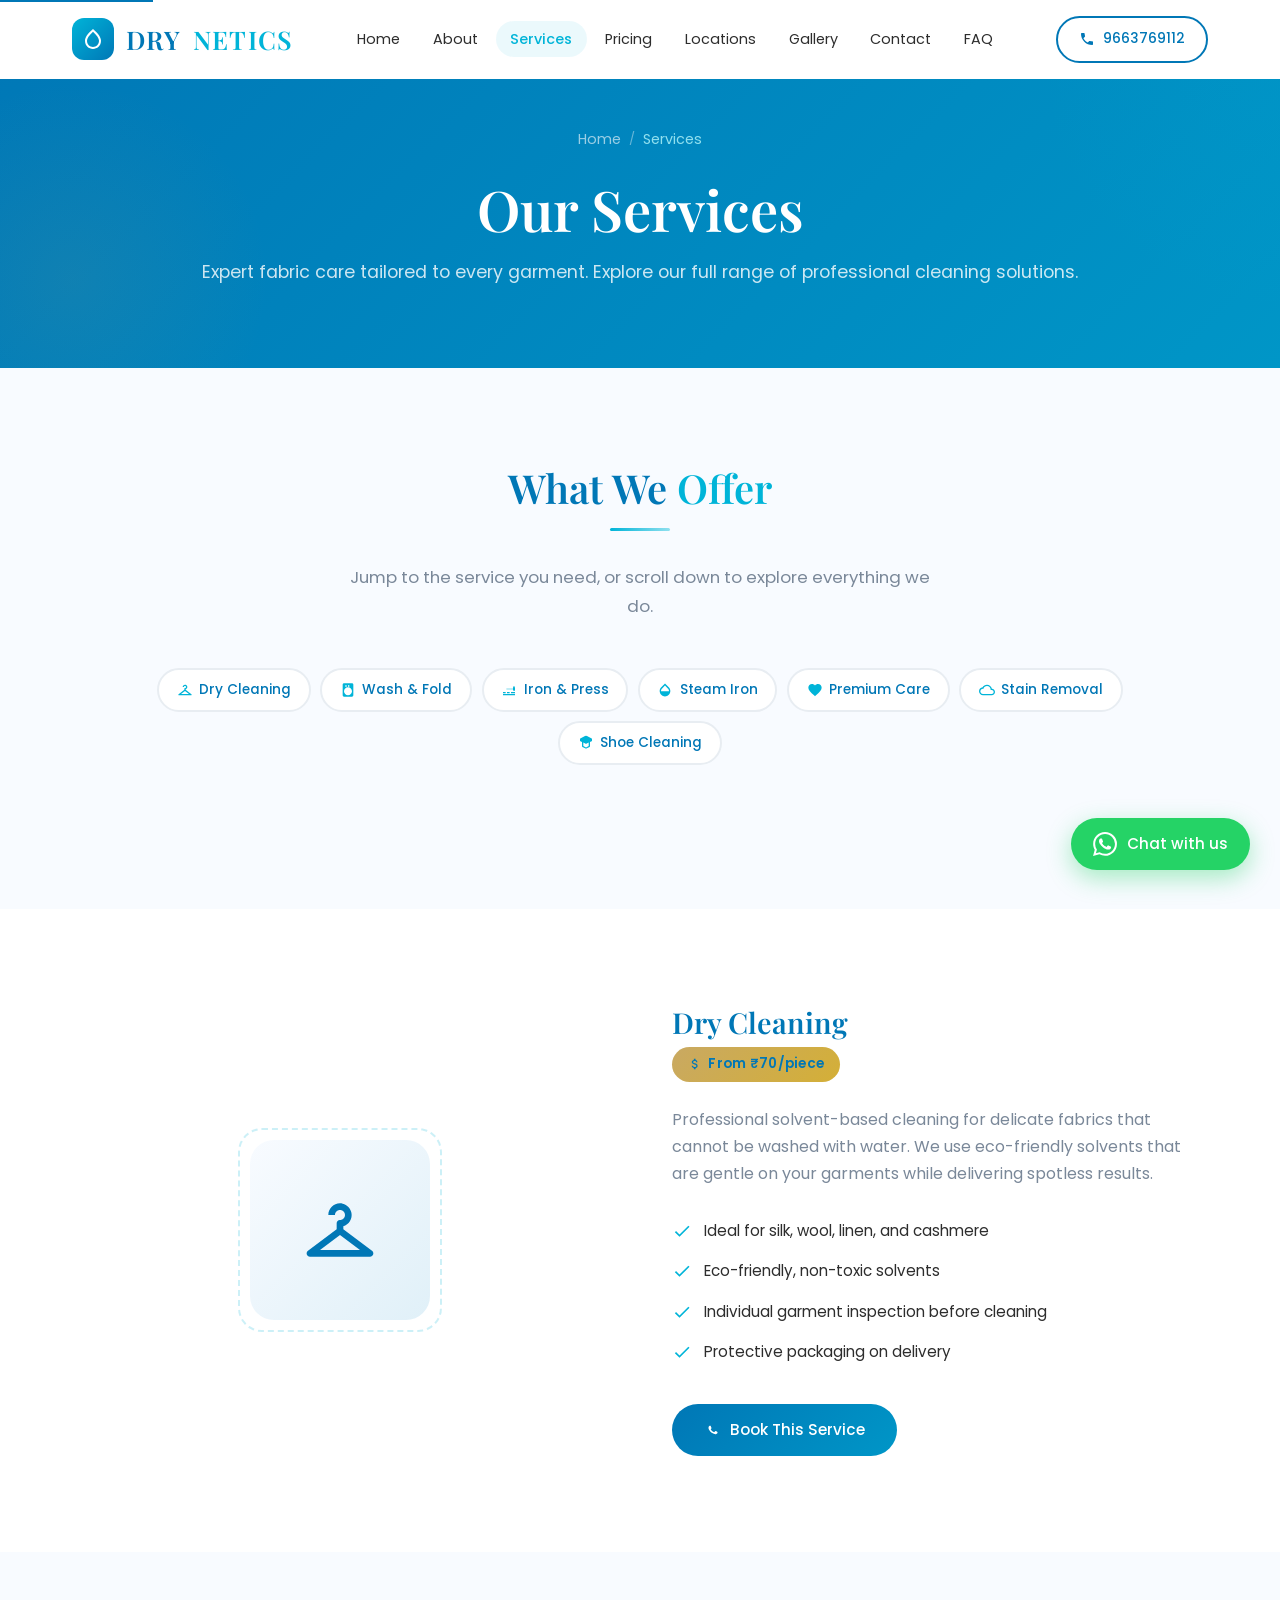
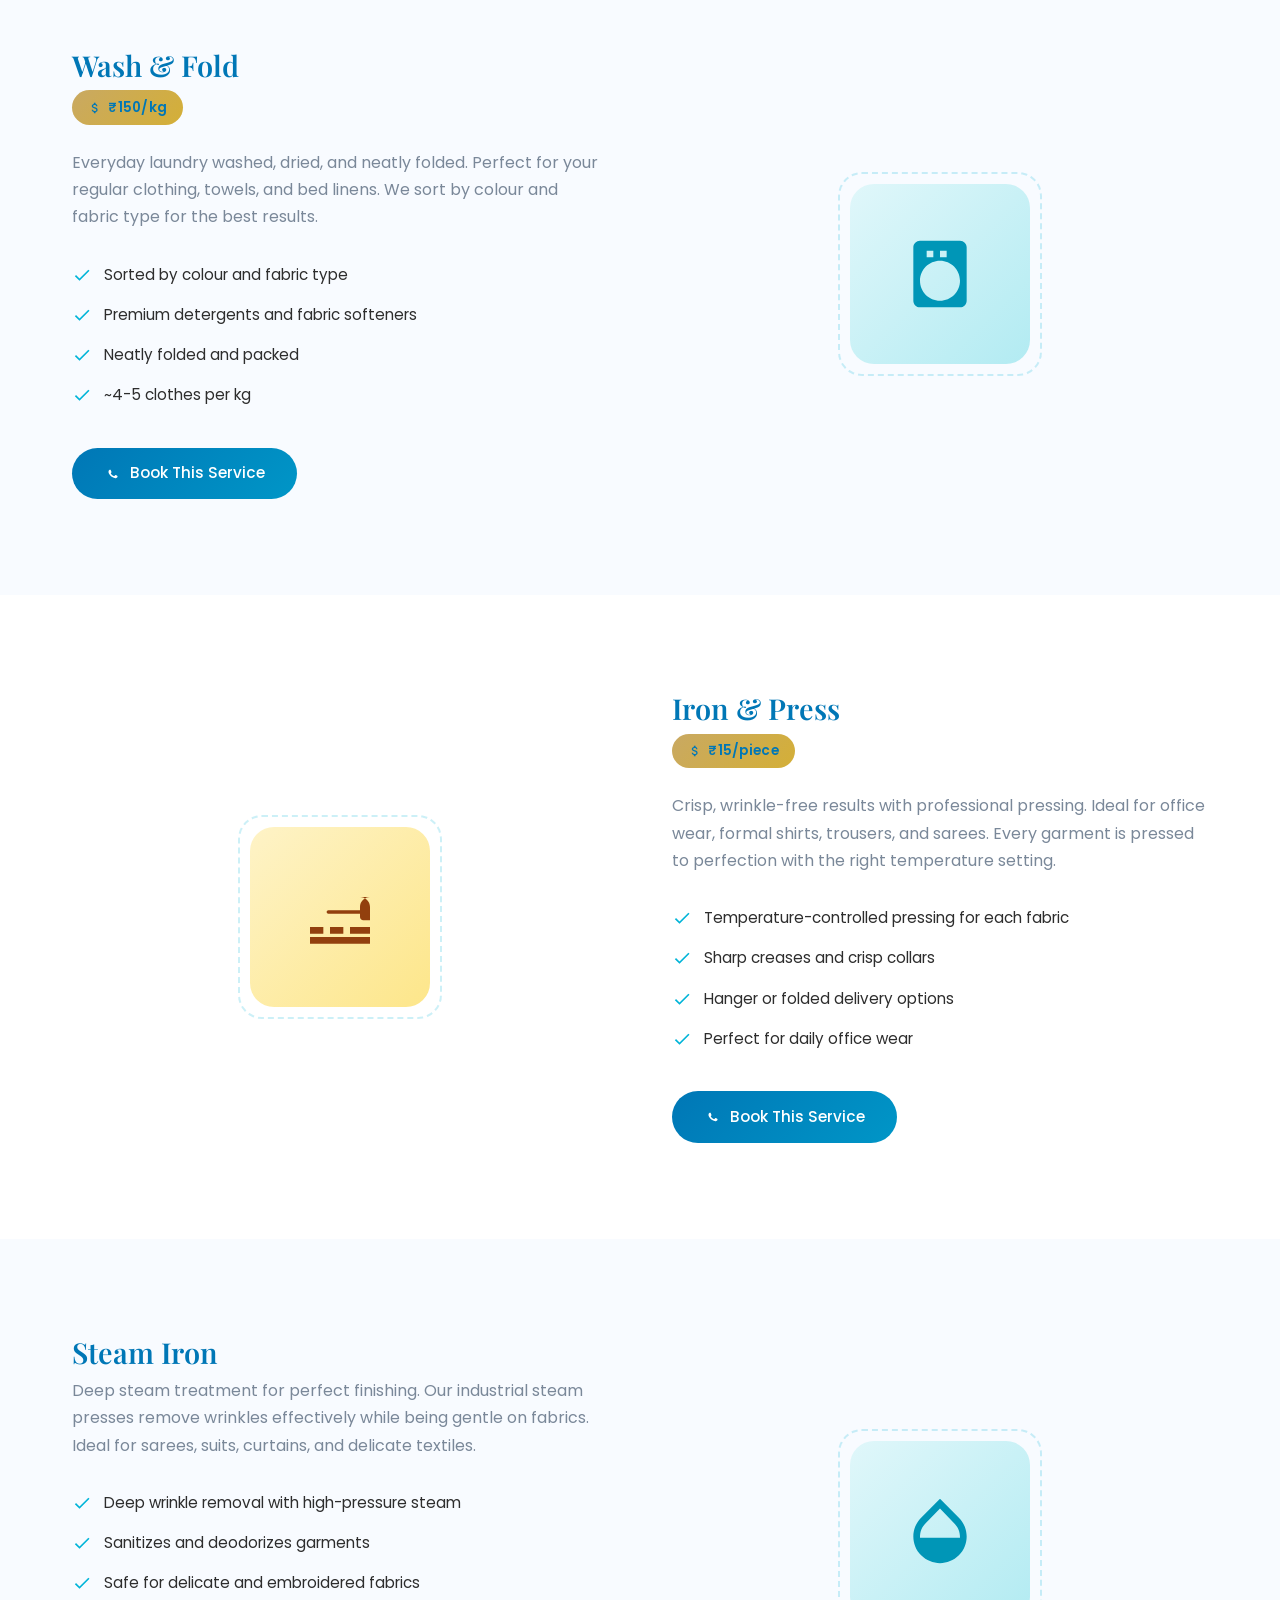
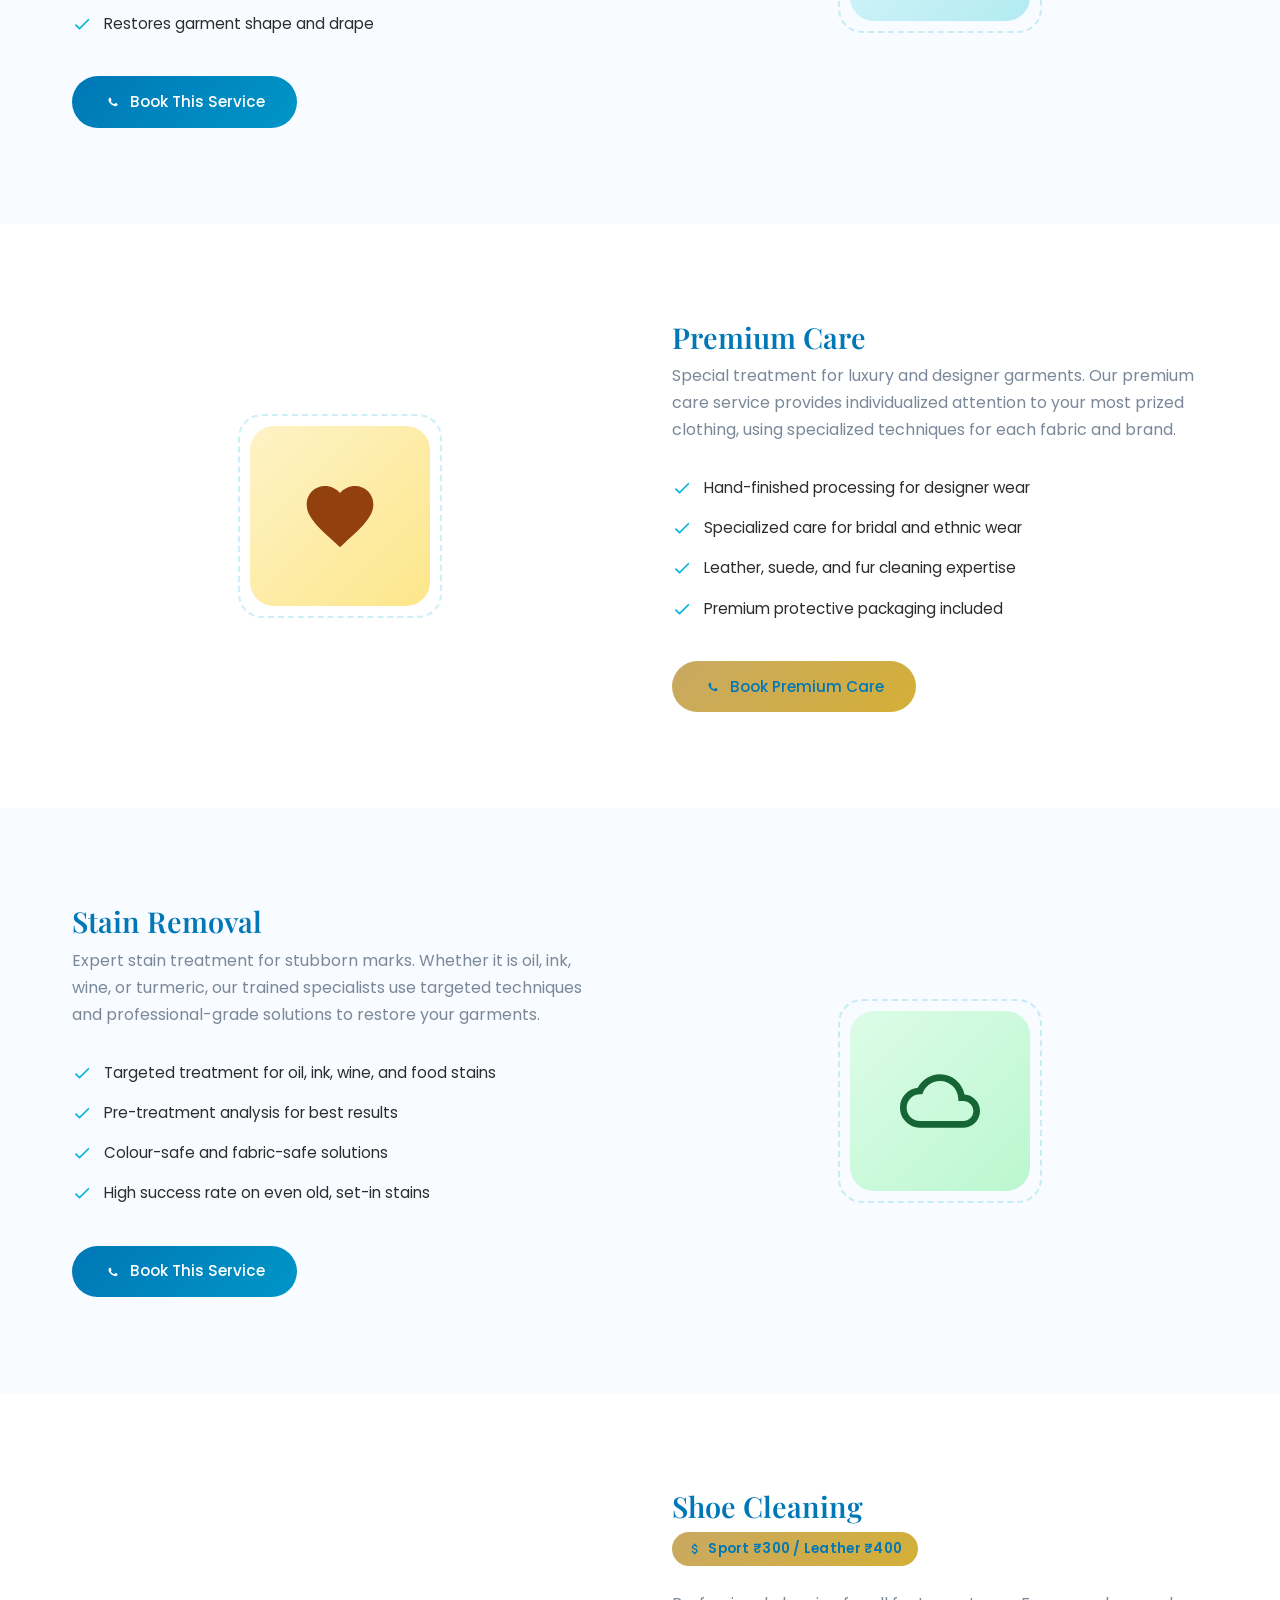
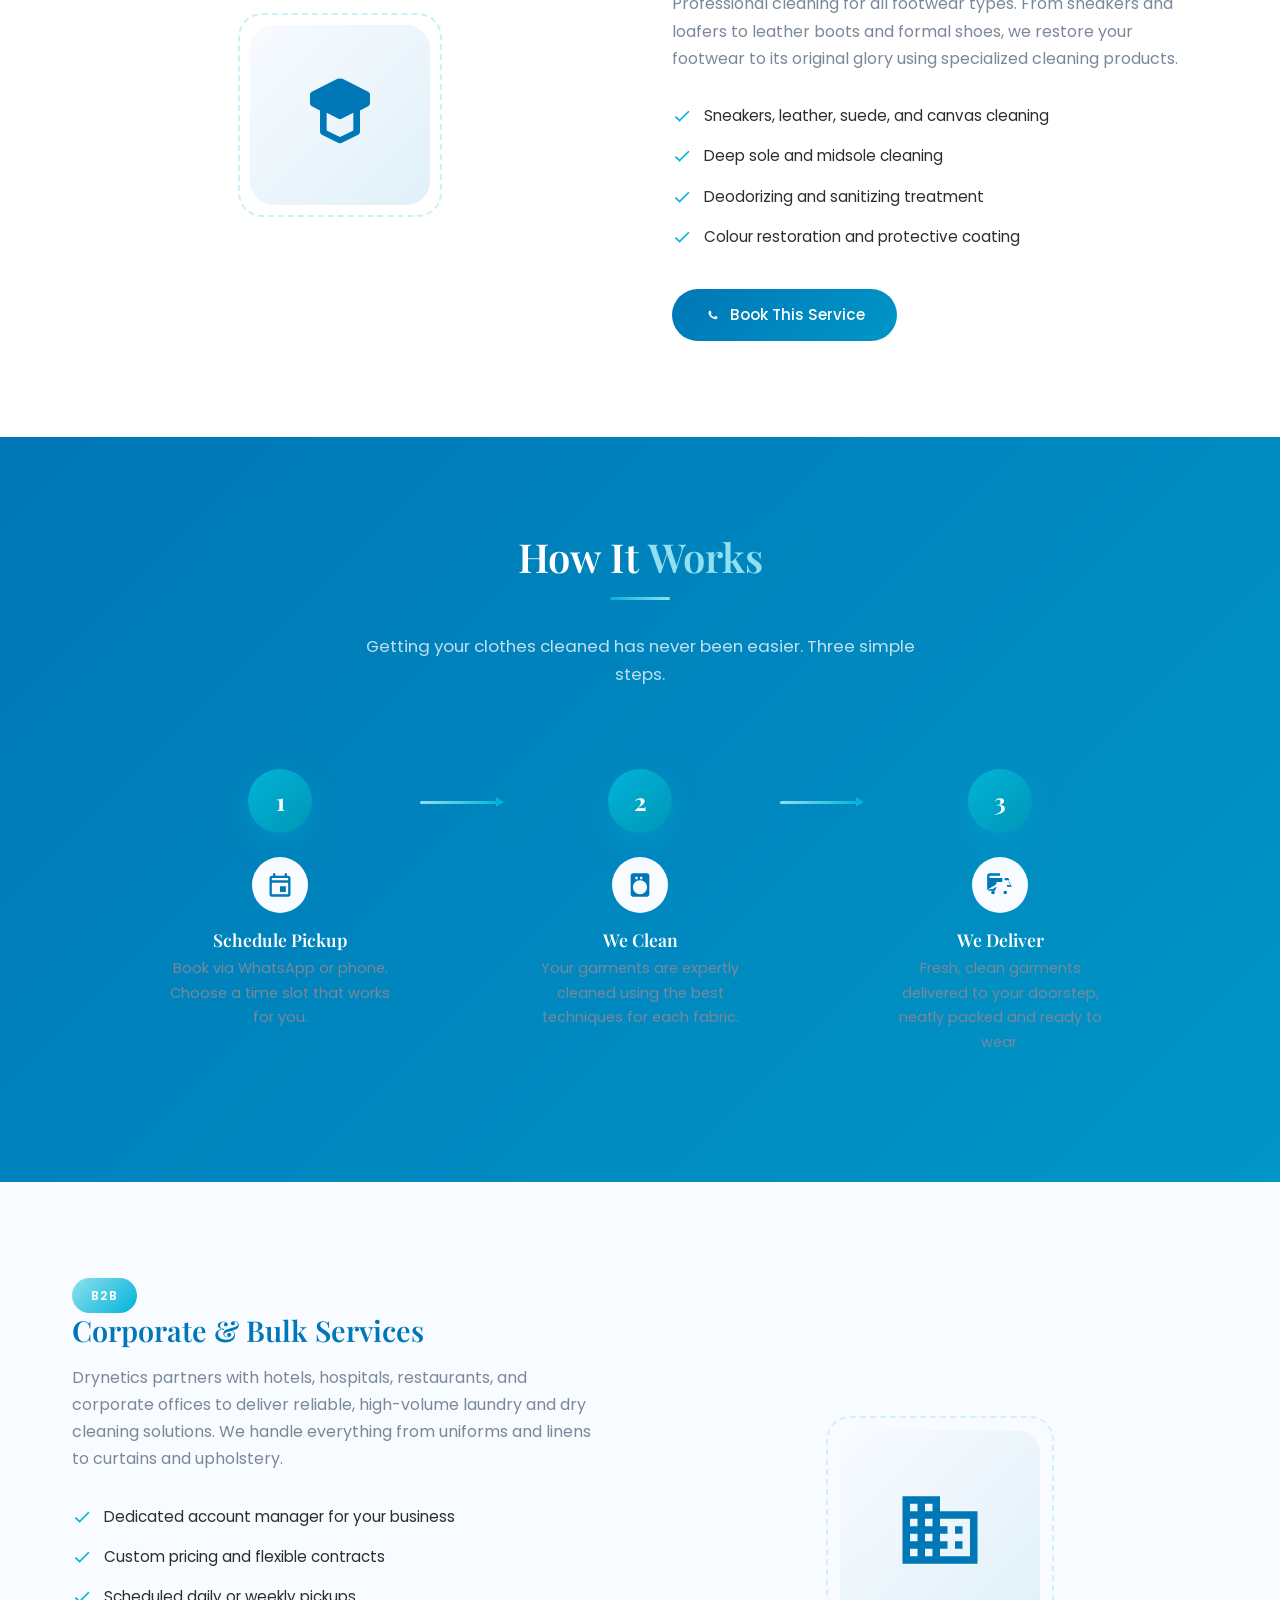
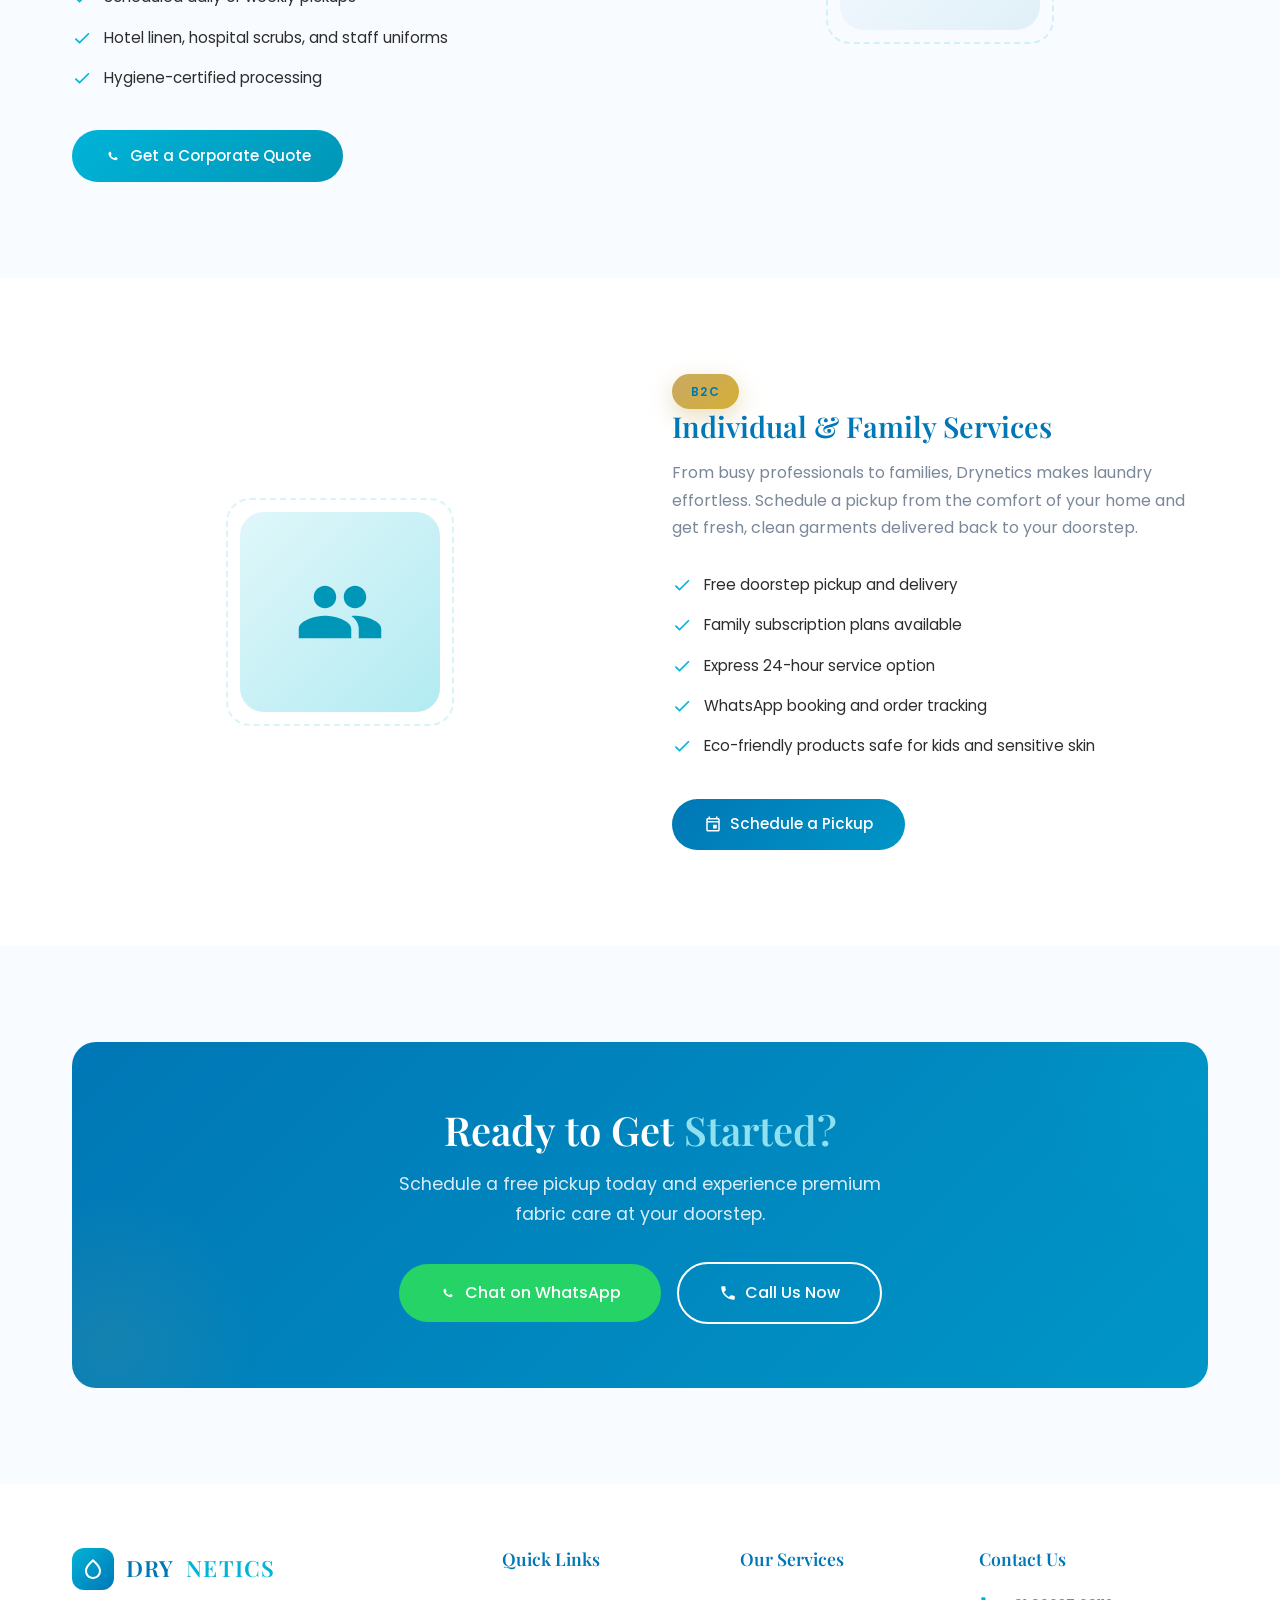
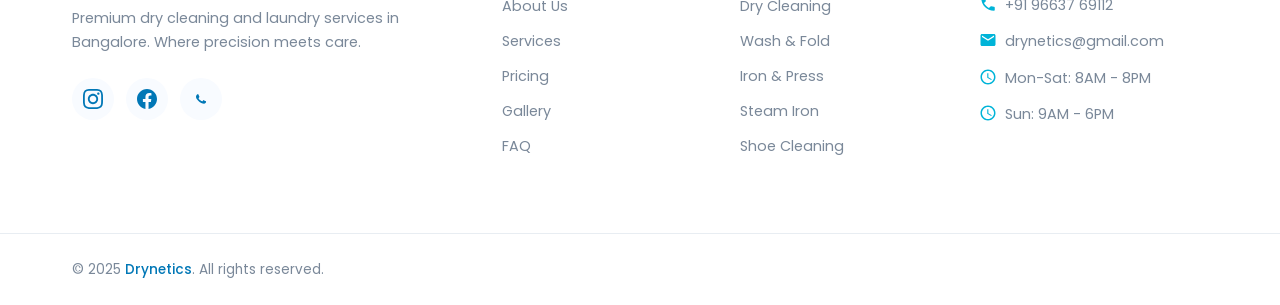
<file: services.html>
<!DOCTYPE html>
<html lang="en">
<head>
    <meta charset="UTF-8">
    <meta name="viewport" content="width=device-width, initial-scale=1.0">
    <meta name="description" content="Drynetics services - Professional dry cleaning, wash &amp; fold, iron &amp; press, steam iron, premium garment care, stain removal, and shoe cleaning in Bangalore. Free pickup &amp; delivery.">
    <meta name="keywords" content="dry cleaning services Bangalore, wash and fold, iron press, steam iron, premium garment care, stain removal, shoe cleaning, laundry service North Bangalore">
    <meta property="og:title" content="Our Services - Drynetics Premium Dry Cleaning">
    <meta property="og:description" content="Explore our full range of dry cleaning and laundry services. From everyday wash &amp; fold to premium garment care, we handle it all with expert precision.">
    <meta property="og:type" content="website">
    <meta property="og:url" content="https://drynetics.com/services">
    <link rel="canonical" href="https://drynetics.com/services">
    <title>Our Services | Drynetics - Dry Cleaning, Laundry &amp; Garment Care in Bangalore</title>

    <link rel="preconnect" href="https://fonts.googleapis.com">
    <link rel="preconnect" href="https://fonts.gstatic.com" crossorigin>
    <link href="https://fonts.googleapis.com/css2?family=Playfair+Display:wght@400;500;600;700&family=Poppins:wght@300;400;500;600&display=swap" rel="stylesheet">

    <link rel="stylesheet" href="css/variables.css">
    <link rel="stylesheet" href="css/reset.css">
    <link rel="stylesheet" href="css/typography.css">
    <link rel="stylesheet" href="css/layout.css">
    <link rel="stylesheet" href="css/components.css">
    <link rel="stylesheet" href="css/header.css">
    <link rel="stylesheet" href="css/footer.css">
    <link rel="stylesheet" href="css/whatsapp.css">
    <link rel="stylesheet" href="css/animations.css">
    <link rel="stylesheet" href="css/services.css">
</head>
<body>
    <a href="#main-content" class="skip-link">Skip to content</a>

    <!-- HEADER -->
    <header class="site-header" id="site-header">
        <div class="header-container">
            <a href="index.html" class="logo">
                <div class="logo-icon">
                    <svg viewBox="0 0 24 24"><path d="M12 2c-5.33 4.55-8 8.48-8 11.8 0 4.98 3.8 8.2 8 8.2s8-3.22 8-8.2c0-3.32-2.67-7.25-8-11.8zm0 18c-3.35 0-6-2.57-6-6.2 0-2.34 1.95-5.44 6-9.14 4.05 3.7 6 6.79 6 9.14 0 3.63-2.65 6.2-6 6.2z"/></svg>
                </div>
                DRY<span>NETICS</span>
            </a>
            <nav class="main-nav" id="main-nav">
                <ul class="nav-list">
                    <li><a href="index.html" class="nav-link">Home</a></li>
                    <li><a href="about.html" class="nav-link">About</a></li>
                    <li><a href="services.html" class="nav-link active">Services</a></li>
                    <li><a href="pricing.html" class="nav-link">Pricing</a></li>
                    <li><a href="locations.html" class="nav-link">Locations</a></li>
                    <li><a href="gallery.html" class="nav-link">Gallery</a></li>
                    <li><a href="contact.html" class="nav-link">Contact</a></li>
                    <li><a href="faq.html" class="nav-link">FAQ</a></li>
                </ul>
                <a href="tel:+919663769112" class="mobile-phone-link">
                    <svg viewBox="0 0 24 24"><path d="M6.62 10.79c1.44 2.83 3.76 5.14 6.59 6.59l2.2-2.2c.27-.27.67-.36 1.02-.24 1.12.37 2.33.57 3.57.57.55 0 1 .45 1 1V20c0 .55-.45 1-1 1-9.39 0-17-7.61-17-17 0-.55.45-1 1-1h3.5c.55 0 1 .45 1 1 0 1.25.2 2.45.57 3.57.11.35.03.74-.25 1.02l-2.2 2.2z"/></svg>
                    Call: 9663769112
                </a>
            </nav>
            <a href="tel:+919663769112" class="header-cta">
                <svg viewBox="0 0 24 24"><path d="M6.62 10.79c1.44 2.83 3.76 5.14 6.59 6.59l2.2-2.2c.27-.27.67-.36 1.02-.24 1.12.37 2.33.57 3.57.57.55 0 1 .45 1 1V20c0 .55-.45 1-1 1-9.39 0-17-7.61-17-17 0-.55.45-1 1-1h3.5c.55 0 1 .45 1 1 0 1.25.2 2.45.57 3.57.11.35.03.74-.25 1.02l-2.2 2.2z"/></svg>
                9663769112
            </a>
            <button class="menu-toggle" id="menu-toggle" aria-label="Toggle navigation" aria-expanded="false">
                <span class="hamburger-line"></span>
                <span class="hamburger-line"></span>
                <span class="hamburger-line"></span>
            </button>
        </div>
        <div class="nav-overlay" id="nav-overlay"></div>
    </header>

    <!-- MAIN CONTENT -->
    <main id="main-content">

        <!-- PAGE HERO -->
        <section class="page-hero">
            <div class="breadcrumb">
                <a href="index.html">Home</a>
                <span>/</span>
                <span class="current">Services</span>
            </div>
            <h1>Our Services</h1>
            <p>Expert fabric care tailored to every garment. Explore our full range of professional cleaning solutions.</p>
        </section>

        <!-- SERVICE QUICK NAV -->
        <section class="section">
            <div class="container">
                <div class="section-heading reveal">
                    <h2>What We <span class="text-accent">Offer</span></h2>
                    <div class="divider"></div>
                    <p>Jump to the service you need, or scroll down to explore everything we do.</p>
                </div>
                <nav class="service-nav reveal" aria-label="Service quick navigation">
                    <a href="#dry-cleaning">
                        <svg viewBox="0 0 24 24"><path d="M21.6 18.2L13 11.75v-.91c1.65-.49 2.8-2.17 2.43-4.05-.26-1.31-1.3-2.4-2.61-2.7C10.54 3.57 8.5 5.3 8.5 7.5h2c0-.83.67-1.5 1.5-1.5s1.5.67 1.5 1.5c0 .84-.69 1.52-1.53 1.5-.54-.01-.97.45-.97.99v1.76L2.4 18.2c-.77.58-.36 1.8.6 1.8h18c.96 0 1.37-1.22.6-1.8zM6 18l6-4.5 6 4.5H6z"/></svg>
                        Dry Cleaning
                    </a>
                    <a href="#wash-fold">
                        <svg viewBox="0 0 24 24"><path d="M18 2H6c-1.1 0-2 .9-2 2v16c0 1.1.9 2 2 2h12c1.1 0 2-.9 2-2V4c0-1.1-.9-2-2-2zm-6 18c-3.31 0-6-2.69-6-6s2.69-6 6-6 6 2.69 6 6-2.69 6-6 6zM8 5h2v2H8V5zm4 0h2v2h-2V5z"/></svg>
                        Wash &amp; Fold
                    </a>
                    <a href="#iron-press">
                        <svg viewBox="0 0 24 24"><path d="M21 6c-1.66 0-3 1.34-3 3v1H8.5c-.28 0-.5.22-.5.5s.22.5.5.5H18v1c0 .55.45 1 1 1h2V9c0-1.66-1.34-3-3-3zM3 18h18v2H3v-2zm0-3h4v2H3v-2zm6 0h4v2H9v-2zm6 0h6v2h-6v-2z"/></svg>
                        Iron &amp; Press
                    </a>
                    <a href="#steam-iron">
                        <svg viewBox="0 0 24 24"><path d="M17.66 8L12 2.35 6.34 8C4.78 9.56 4 11.64 4 13.64s.78 4.11 2.34 5.67 3.61 2.35 5.66 2.35 4.1-.79 5.66-2.35S20 15.64 20 13.64 19.22 9.56 17.66 8zM6 14c.01-2 .62-3.27 1.76-4.4L12 5.27l4.24 4.38C17.38 10.77 17.99 12 18 14H6z"/></svg>
                        Steam Iron
                    </a>
                    <a href="#premium-care">
                        <svg viewBox="0 0 24 24"><path d="M12 21.35l-1.45-1.32C5.4 15.36 2 12.28 2 8.5 2 5.42 4.42 3 7.5 3c1.74 0 3.41.81 4.5 2.09C13.09 3.81 14.76 3 16.5 3 19.58 3 22 5.42 22 8.5c0 3.78-3.4 6.86-8.55 11.54L12 21.35z"/></svg>
                        Premium Care
                    </a>
                    <a href="#stain-removal">
                        <svg viewBox="0 0 24 24"><path d="M19.36 10.04C18.67 6.59 15.64 4 12 4 9.11 4 6.6 5.64 5.35 8.04 2.34 8.36 0 10.91 0 14c0 3.31 2.69 6 6 6h13c2.76 0 5-2.24 5-5 0-2.64-2.05-4.78-4.64-4.96zM19 18H6c-2.21 0-4-1.79-4-4s1.79-4 4-4h.71C7.37 7.69 9.48 6 12 6c3.04 0 5.5 2.46 5.5 5.5v.5H19c1.66 0 3 1.34 3 3s-1.34 3-3 3z"/></svg>
                        Stain Removal
                    </a>
                    <a href="#shoe-cleaning">
                        <svg viewBox="0 0 24 24"><path d="M13.5 1.515a3 3 0 0 0-3 0L3.39 5.09a1 1 0 0 0-.39.79v2.62a1 1 0 0 0 .55.89l2.45 1.23V17a1 1 0 0 0 .55.89l5 2.5a1 1 0 0 0 .89 0l5-2.5A1 1 0 0 0 18 17v-6.38l2.45-1.23a1 1 0 0 0 .55-.89V5.88a1 1 0 0 0-.39-.79L13.5 1.515zM16 16.62l-4 2-4-2v-5.26l3.55 1.78a1 1 0 0 0 .9 0L16 11.36v5.26z"/></svg>
                        Shoe Cleaning
                    </a>
                </nav>
            </div>
        </section>

        <!-- SERVICE #1: DRY CLEANING -->
        <section class="section section-alt" id="dry-cleaning">
            <div class="container">
                <div class="service-detail reveal">
                    <div class="service-icon-area">
                        <div class="service-icon-large icon-primary">
                            <svg viewBox="0 0 24 24"><path d="M21.6 18.2L13 11.75v-.91c1.65-.49 2.8-2.17 2.43-4.05-.26-1.31-1.3-2.4-2.61-2.7C10.54 3.57 8.5 5.3 8.5 7.5h2c0-.83.67-1.5 1.5-1.5s1.5.67 1.5 1.5c0 .84-.69 1.52-1.53 1.5-.54-.01-.97.45-.97.99v1.76L2.4 18.2c-.77.58-.36 1.8.6 1.8h18c.96 0 1.37-1.22.6-1.8zM6 18l6-4.5 6 4.5H6z"/></svg>
                        </div>
                    </div>
                    <div class="service-content">
                        <h3>Dry Cleaning</h3>
                        <div class="service-price">
                            <svg viewBox="0 0 24 24"><path d="M11.8 10.9c-2.27-.59-3-1.2-3-2.15 0-1.09 1.01-1.85 2.7-1.85 1.78 0 2.44.85 2.5 2.1h2.21c-.07-1.72-1.12-3.3-3.21-3.81V3h-3v2.16c-1.94.42-3.5 1.68-3.5 3.61 0 2.31 1.91 3.46 4.7 4.13 2.5.6 3 1.48 3 2.41 0 .69-.49 1.79-2.7 1.79-2.06 0-2.87-.92-2.98-2.1h-2.2c.12 2.19 1.76 3.42 3.68 3.83V21h3v-2.15c1.95-.37 3.5-1.5 3.5-3.55 0-2.84-2.43-3.81-4.7-4.4z"/></svg>
                            From &#8377;70/piece
                        </div>
                        <p>Professional solvent-based cleaning for delicate fabrics that cannot be washed with water. We use eco-friendly solvents that are gentle on your garments while delivering spotless results.</p>
                        <ul class="service-features">
                            <li>
                                <svg viewBox="0 0 24 24"><path d="M9 16.17L4.83 12l-1.42 1.41L9 19 21 7l-1.41-1.41z"/></svg>
                                Ideal for silk, wool, linen, and cashmere
                            </li>
                            <li>
                                <svg viewBox="0 0 24 24"><path d="M9 16.17L4.83 12l-1.42 1.41L9 19 21 7l-1.41-1.41z"/></svg>
                                Eco-friendly, non-toxic solvents
                            </li>
                            <li>
                                <svg viewBox="0 0 24 24"><path d="M9 16.17L4.83 12l-1.42 1.41L9 19 21 7l-1.41-1.41z"/></svg>
                                Individual garment inspection before cleaning
                            </li>
                            <li>
                                <svg viewBox="0 0 24 24"><path d="M9 16.17L4.83 12l-1.42 1.41L9 19 21 7l-1.41-1.41z"/></svg>
                                Protective packaging on delivery
                            </li>
                        </ul>
                        <a href="https://wa.me/919663769112?text=Hi%20Drynetics!%20I'm%20interested%20in%20your%20Dry%20Cleaning%20service." class="btn btn-primary" target="_blank" rel="noopener">
                            <svg viewBox="0 0 24 24"><path d="M17.472 14.382c-.297-.149-1.758-.867-2.03-.967-.273-.099-.471-.148-.67.15-.197.297-.767.966-.94 1.164-.173.199-.347.223-.644.075-.297-.15-1.255-.463-2.39-1.475-.883-.788-1.48-1.761-1.653-2.059-.173-.297-.018-.458.13-.606.134-.133.298-.347.446-.52.149-.174.198-.298.298-.497.099-.198.05-.371-.025-.52-.075-.149-.669-1.612-.916-2.207-.242-.579-.487-.5-.669-.51-.173-.008-.371-.01-.57-.01-.198 0-.52.074-.792.372-.272.297-1.04 1.016-1.04 2.479 0 1.462 1.065 2.875 1.213 3.074.149.198 2.096 3.2 5.077 4.487.709.306 1.262.489 1.694.625.712.227 1.36.195 1.871.118.571-.085 1.758-.719 2.006-1.413.248-.694.248-1.289.173-1.413-.074-.124-.272-.198-.57-.347z"/></svg>
                            Book This Service
                        </a>
                    </div>
                </div>
            </div>
        </section>

        <!-- SERVICE #2: WASH & FOLD -->
        <section class="section" id="wash-fold">
            <div class="container">
                <div class="service-detail reverse reveal">
                    <div class="service-icon-area">
                        <div class="service-icon-large icon-accent">
                            <svg viewBox="0 0 24 24"><path d="M18 2H6c-1.1 0-2 .9-2 2v16c0 1.1.9 2 2 2h12c1.1 0 2-.9 2-2V4c0-1.1-.9-2-2-2zm-6 18c-3.31 0-6-2.69-6-6s2.69-6 6-6 6 2.69 6 6-2.69 6-6 6zM8 5h2v2H8V5zm4 0h2v2h-2V5z"/></svg>
                        </div>
                    </div>
                    <div class="service-content">
                        <h3>Wash &amp; Fold</h3>
                        <div class="service-price">
                            <svg viewBox="0 0 24 24"><path d="M11.8 10.9c-2.27-.59-3-1.2-3-2.15 0-1.09 1.01-1.85 2.7-1.85 1.78 0 2.44.85 2.5 2.1h2.21c-.07-1.72-1.12-3.3-3.21-3.81V3h-3v2.16c-1.94.42-3.5 1.68-3.5 3.61 0 2.31 1.91 3.46 4.7 4.13 2.5.6 3 1.48 3 2.41 0 .69-.49 1.79-2.7 1.79-2.06 0-2.87-.92-2.98-2.1h-2.2c.12 2.19 1.76 3.42 3.68 3.83V21h3v-2.15c1.95-.37 3.5-1.5 3.5-3.55 0-2.84-2.43-3.81-4.7-4.4z"/></svg>
                            &#8377;150/kg
                        </div>
                        <p>Everyday laundry washed, dried, and neatly folded. Perfect for your regular clothing, towels, and bed linens. We sort by colour and fabric type for the best results.</p>
                        <ul class="service-features">
                            <li>
                                <svg viewBox="0 0 24 24"><path d="M9 16.17L4.83 12l-1.42 1.41L9 19 21 7l-1.41-1.41z"/></svg>
                                Sorted by colour and fabric type
                            </li>
                            <li>
                                <svg viewBox="0 0 24 24"><path d="M9 16.17L4.83 12l-1.42 1.41L9 19 21 7l-1.41-1.41z"/></svg>
                                Premium detergents and fabric softeners
                            </li>
                            <li>
                                <svg viewBox="0 0 24 24"><path d="M9 16.17L4.83 12l-1.42 1.41L9 19 21 7l-1.41-1.41z"/></svg>
                                Neatly folded and packed
                            </li>
                            <li>
                                <svg viewBox="0 0 24 24"><path d="M9 16.17L4.83 12l-1.42 1.41L9 19 21 7l-1.41-1.41z"/></svg>
                                ~4-5 clothes per kg
                            </li>
                        </ul>
                        <a href="https://wa.me/919663769112?text=Hi%20Drynetics!%20I'm%20interested%20in%20your%20Wash%20%26%20Fold%20service." class="btn btn-primary" target="_blank" rel="noopener">
                            <svg viewBox="0 0 24 24"><path d="M17.472 14.382c-.297-.149-1.758-.867-2.03-.967-.273-.099-.471-.148-.67.15-.197.297-.767.966-.94 1.164-.173.199-.347.223-.644.075-.297-.15-1.255-.463-2.39-1.475-.883-.788-1.48-1.761-1.653-2.059-.173-.297-.018-.458.13-.606.134-.133.298-.347.446-.52.149-.174.198-.298.298-.497.099-.198.05-.371-.025-.52-.075-.149-.669-1.612-.916-2.207-.242-.579-.487-.5-.669-.51-.173-.008-.371-.01-.57-.01-.198 0-.52.074-.792.372-.272.297-1.04 1.016-1.04 2.479 0 1.462 1.065 2.875 1.213 3.074.149.198 2.096 3.2 5.077 4.487.709.306 1.262.489 1.694.625.712.227 1.36.195 1.871.118.571-.085 1.758-.719 2.006-1.413.248-.694.248-1.289.173-1.413-.074-.124-.272-.198-.57-.347z"/></svg>
                            Book This Service
                        </a>
                    </div>
                </div>
            </div>
        </section>

        <!-- SERVICE #3: IRON & PRESS -->
        <section class="section section-alt" id="iron-press">
            <div class="container">
                <div class="service-detail reveal">
                    <div class="service-icon-area">
                        <div class="service-icon-large icon-gold">
                            <svg viewBox="0 0 24 24"><path d="M21 6c-1.66 0-3 1.34-3 3v1H8.5c-.28 0-.5.22-.5.5s.22.5.5.5H18v1c0 .55.45 1 1 1h2V9c0-1.66-1.34-3-3-3zM3 18h18v2H3v-2zm0-3h4v2H3v-2zm6 0h4v2H9v-2zm6 0h6v2h-6v-2z"/></svg>
                        </div>
                    </div>
                    <div class="service-content">
                        <h3>Iron &amp; Press</h3>
                        <div class="service-price">
                            <svg viewBox="0 0 24 24"><path d="M11.8 10.9c-2.27-.59-3-1.2-3-2.15 0-1.09 1.01-1.85 2.7-1.85 1.78 0 2.44.85 2.5 2.1h2.21c-.07-1.72-1.12-3.3-3.21-3.81V3h-3v2.16c-1.94.42-3.5 1.68-3.5 3.61 0 2.31 1.91 3.46 4.7 4.13 2.5.6 3 1.48 3 2.41 0 .69-.49 1.79-2.7 1.79-2.06 0-2.87-.92-2.98-2.1h-2.2c.12 2.19 1.76 3.42 3.68 3.83V21h3v-2.15c1.95-.37 3.5-1.5 3.5-3.55 0-2.84-2.43-3.81-4.7-4.4z"/></svg>
                            &#8377;15/piece
                        </div>
                        <p>Crisp, wrinkle-free results with professional pressing. Ideal for office wear, formal shirts, trousers, and sarees. Every garment is pressed to perfection with the right temperature setting.</p>
                        <ul class="service-features">
                            <li>
                                <svg viewBox="0 0 24 24"><path d="M9 16.17L4.83 12l-1.42 1.41L9 19 21 7l-1.41-1.41z"/></svg>
                                Temperature-controlled pressing for each fabric
                            </li>
                            <li>
                                <svg viewBox="0 0 24 24"><path d="M9 16.17L4.83 12l-1.42 1.41L9 19 21 7l-1.41-1.41z"/></svg>
                                Sharp creases and crisp collars
                            </li>
                            <li>
                                <svg viewBox="0 0 24 24"><path d="M9 16.17L4.83 12l-1.42 1.41L9 19 21 7l-1.41-1.41z"/></svg>
                                Hanger or folded delivery options
                            </li>
                            <li>
                                <svg viewBox="0 0 24 24"><path d="M9 16.17L4.83 12l-1.42 1.41L9 19 21 7l-1.41-1.41z"/></svg>
                                Perfect for daily office wear
                            </li>
                        </ul>
                        <a href="https://wa.me/919663769112?text=Hi%20Drynetics!%20I'm%20interested%20in%20your%20Iron%20%26%20Press%20service." class="btn btn-primary" target="_blank" rel="noopener">
                            <svg viewBox="0 0 24 24"><path d="M17.472 14.382c-.297-.149-1.758-.867-2.03-.967-.273-.099-.471-.148-.67.15-.197.297-.767.966-.94 1.164-.173.199-.347.223-.644.075-.297-.15-1.255-.463-2.39-1.475-.883-.788-1.48-1.761-1.653-2.059-.173-.297-.018-.458.13-.606.134-.133.298-.347.446-.52.149-.174.198-.298.298-.497.099-.198.05-.371-.025-.52-.075-.149-.669-1.612-.916-2.207-.242-.579-.487-.5-.669-.51-.173-.008-.371-.01-.57-.01-.198 0-.52.074-.792.372-.272.297-1.04 1.016-1.04 2.479 0 1.462 1.065 2.875 1.213 3.074.149.198 2.096 3.2 5.077 4.487.709.306 1.262.489 1.694.625.712.227 1.36.195 1.871.118.571-.085 1.758-.719 2.006-1.413.248-.694.248-1.289.173-1.413-.074-.124-.272-.198-.57-.347z"/></svg>
                            Book This Service
                        </a>
                    </div>
                </div>
            </div>
        </section>

        <!-- SERVICE #4: STEAM IRON -->
        <section class="section" id="steam-iron">
            <div class="container">
                <div class="service-detail reverse reveal">
                    <div class="service-icon-area">
                        <div class="service-icon-large icon-accent">
                            <svg viewBox="0 0 24 24"><path d="M17.66 8L12 2.35 6.34 8C4.78 9.56 4 11.64 4 13.64s.78 4.11 2.34 5.67 3.61 2.35 5.66 2.35 4.1-.79 5.66-2.35S20 15.64 20 13.64 19.22 9.56 17.66 8zM6 14c.01-2 .62-3.27 1.76-4.4L12 5.27l4.24 4.38C17.38 10.77 17.99 12 18 14H6z"/></svg>
                        </div>
                    </div>
                    <div class="service-content">
                        <h3>Steam Iron</h3>
                        <p>Deep steam treatment for perfect finishing. Our industrial steam presses remove wrinkles effectively while being gentle on fabrics. Ideal for sarees, suits, curtains, and delicate textiles.</p>
                        <ul class="service-features">
                            <li>
                                <svg viewBox="0 0 24 24"><path d="M9 16.17L4.83 12l-1.42 1.41L9 19 21 7l-1.41-1.41z"/></svg>
                                Deep wrinkle removal with high-pressure steam
                            </li>
                            <li>
                                <svg viewBox="0 0 24 24"><path d="M9 16.17L4.83 12l-1.42 1.41L9 19 21 7l-1.41-1.41z"/></svg>
                                Sanitizes and deodorizes garments
                            </li>
                            <li>
                                <svg viewBox="0 0 24 24"><path d="M9 16.17L4.83 12l-1.42 1.41L9 19 21 7l-1.41-1.41z"/></svg>
                                Safe for delicate and embroidered fabrics
                            </li>
                            <li>
                                <svg viewBox="0 0 24 24"><path d="M9 16.17L4.83 12l-1.42 1.41L9 19 21 7l-1.41-1.41z"/></svg>
                                Restores garment shape and drape
                            </li>
                        </ul>
                        <a href="https://wa.me/919663769112?text=Hi%20Drynetics!%20I'm%20interested%20in%20your%20Steam%20Iron%20service." class="btn btn-primary" target="_blank" rel="noopener">
                            <svg viewBox="0 0 24 24"><path d="M17.472 14.382c-.297-.149-1.758-.867-2.03-.967-.273-.099-.471-.148-.67.15-.197.297-.767.966-.94 1.164-.173.199-.347.223-.644.075-.297-.15-1.255-.463-2.39-1.475-.883-.788-1.48-1.761-1.653-2.059-.173-.297-.018-.458.13-.606.134-.133.298-.347.446-.52.149-.174.198-.298.298-.497.099-.198.05-.371-.025-.52-.075-.149-.669-1.612-.916-2.207-.242-.579-.487-.5-.669-.51-.173-.008-.371-.01-.57-.01-.198 0-.52.074-.792.372-.272.297-1.04 1.016-1.04 2.479 0 1.462 1.065 2.875 1.213 3.074.149.198 2.096 3.2 5.077 4.487.709.306 1.262.489 1.694.625.712.227 1.36.195 1.871.118.571-.085 1.758-.719 2.006-1.413.248-.694.248-1.289.173-1.413-.074-.124-.272-.198-.57-.347z"/></svg>
                            Book This Service
                        </a>
                    </div>
                </div>
            </div>
        </section>

        <!-- SERVICE #5: PREMIUM CARE -->
        <section class="section section-alt" id="premium-care">
            <div class="container">
                <div class="service-detail reveal">
                    <div class="service-icon-area">
                        <div class="service-icon-large icon-gold">
                            <svg viewBox="0 0 24 24"><path d="M12 21.35l-1.45-1.32C5.4 15.36 2 12.28 2 8.5 2 5.42 4.42 3 7.5 3c1.74 0 3.41.81 4.5 2.09C13.09 3.81 14.76 3 16.5 3 19.58 3 22 5.42 22 8.5c0 3.78-3.4 6.86-8.55 11.54L12 21.35z"/></svg>
                        </div>
                    </div>
                    <div class="service-content">
                        <h3>Premium Care</h3>
                        <p>Special treatment for luxury and designer garments. Our premium care service provides individualized attention to your most prized clothing, using specialized techniques for each fabric and brand.</p>
                        <ul class="service-features">
                            <li>
                                <svg viewBox="0 0 24 24"><path d="M9 16.17L4.83 12l-1.42 1.41L9 19 21 7l-1.41-1.41z"/></svg>
                                Hand-finished processing for designer wear
                            </li>
                            <li>
                                <svg viewBox="0 0 24 24"><path d="M9 16.17L4.83 12l-1.42 1.41L9 19 21 7l-1.41-1.41z"/></svg>
                                Specialized care for bridal and ethnic wear
                            </li>
                            <li>
                                <svg viewBox="0 0 24 24"><path d="M9 16.17L4.83 12l-1.42 1.41L9 19 21 7l-1.41-1.41z"/></svg>
                                Leather, suede, and fur cleaning expertise
                            </li>
                            <li>
                                <svg viewBox="0 0 24 24"><path d="M9 16.17L4.83 12l-1.42 1.41L9 19 21 7l-1.41-1.41z"/></svg>
                                Premium protective packaging included
                            </li>
                        </ul>
                        <a href="https://wa.me/919663769112?text=Hi%20Drynetics!%20I'm%20interested%20in%20your%20Premium%20Care%20service." class="btn btn-gold" target="_blank" rel="noopener">
                            <svg viewBox="0 0 24 24"><path d="M17.472 14.382c-.297-.149-1.758-.867-2.03-.967-.273-.099-.471-.148-.67.15-.197.297-.767.966-.94 1.164-.173.199-.347.223-.644.075-.297-.15-1.255-.463-2.39-1.475-.883-.788-1.48-1.761-1.653-2.059-.173-.297-.018-.458.13-.606.134-.133.298-.347.446-.52.149-.174.198-.298.298-.497.099-.198.05-.371-.025-.52-.075-.149-.669-1.612-.916-2.207-.242-.579-.487-.5-.669-.51-.173-.008-.371-.01-.57-.01-.198 0-.52.074-.792.372-.272.297-1.04 1.016-1.04 2.479 0 1.462 1.065 2.875 1.213 3.074.149.198 2.096 3.2 5.077 4.487.709.306 1.262.489 1.694.625.712.227 1.36.195 1.871.118.571-.085 1.758-.719 2.006-1.413.248-.694.248-1.289.173-1.413-.074-.124-.272-.198-.57-.347z"/></svg>
                            Book Premium Care
                        </a>
                    </div>
                </div>
            </div>
        </section>

        <!-- SERVICE #6: STAIN REMOVAL -->
        <section class="section" id="stain-removal">
            <div class="container">
                <div class="service-detail reverse reveal">
                    <div class="service-icon-area">
                        <div class="service-icon-large icon-success">
                            <svg viewBox="0 0 24 24"><path d="M19.36 10.04C18.67 6.59 15.64 4 12 4 9.11 4 6.6 5.64 5.35 8.04 2.34 8.36 0 10.91 0 14c0 3.31 2.69 6 6 6h13c2.76 0 5-2.24 5-5 0-2.64-2.05-4.78-4.64-4.96zM19 18H6c-2.21 0-4-1.79-4-4s1.79-4 4-4h.71C7.37 7.69 9.48 6 12 6c3.04 0 5.5 2.46 5.5 5.5v.5H19c1.66 0 3 1.34 3 3s-1.34 3-3 3z"/></svg>
                        </div>
                    </div>
                    <div class="service-content">
                        <h3>Stain Removal</h3>
                        <p>Expert stain treatment for stubborn marks. Whether it is oil, ink, wine, or turmeric, our trained specialists use targeted techniques and professional-grade solutions to restore your garments.</p>
                        <ul class="service-features">
                            <li>
                                <svg viewBox="0 0 24 24"><path d="M9 16.17L4.83 12l-1.42 1.41L9 19 21 7l-1.41-1.41z"/></svg>
                                Targeted treatment for oil, ink, wine, and food stains
                            </li>
                            <li>
                                <svg viewBox="0 0 24 24"><path d="M9 16.17L4.83 12l-1.42 1.41L9 19 21 7l-1.41-1.41z"/></svg>
                                Pre-treatment analysis for best results
                            </li>
                            <li>
                                <svg viewBox="0 0 24 24"><path d="M9 16.17L4.83 12l-1.42 1.41L9 19 21 7l-1.41-1.41z"/></svg>
                                Colour-safe and fabric-safe solutions
                            </li>
                            <li>
                                <svg viewBox="0 0 24 24"><path d="M9 16.17L4.83 12l-1.42 1.41L9 19 21 7l-1.41-1.41z"/></svg>
                                High success rate on even old, set-in stains
                            </li>
                        </ul>
                        <a href="https://wa.me/919663769112?text=Hi%20Drynetics!%20I'm%20interested%20in%20your%20Stain%20Removal%20service." class="btn btn-primary" target="_blank" rel="noopener">
                            <svg viewBox="0 0 24 24"><path d="M17.472 14.382c-.297-.149-1.758-.867-2.03-.967-.273-.099-.471-.148-.67.15-.197.297-.767.966-.94 1.164-.173.199-.347.223-.644.075-.297-.15-1.255-.463-2.39-1.475-.883-.788-1.48-1.761-1.653-2.059-.173-.297-.018-.458.13-.606.134-.133.298-.347.446-.52.149-.174.198-.298.298-.497.099-.198.05-.371-.025-.52-.075-.149-.669-1.612-.916-2.207-.242-.579-.487-.5-.669-.51-.173-.008-.371-.01-.57-.01-.198 0-.52.074-.792.372-.272.297-1.04 1.016-1.04 2.479 0 1.462 1.065 2.875 1.213 3.074.149.198 2.096 3.2 5.077 4.487.709.306 1.262.489 1.694.625.712.227 1.36.195 1.871.118.571-.085 1.758-.719 2.006-1.413.248-.694.248-1.289.173-1.413-.074-.124-.272-.198-.57-.347z"/></svg>
                            Book This Service
                        </a>
                    </div>
                </div>
            </div>
        </section>

        <!-- SERVICE #7: SHOE CLEANING -->
        <section class="section section-alt" id="shoe-cleaning">
            <div class="container">
                <div class="service-detail reveal">
                    <div class="service-icon-area">
                        <div class="service-icon-large icon-primary">
                            <svg viewBox="0 0 24 24"><path d="M13.5 1.515a3 3 0 0 0-3 0L3.39 5.09a1 1 0 0 0-.39.79v2.62a1 1 0 0 0 .55.89l2.45 1.23V17a1 1 0 0 0 .55.89l5 2.5a1 1 0 0 0 .89 0l5-2.5A1 1 0 0 0 18 17v-6.38l2.45-1.23a1 1 0 0 0 .55-.89V5.88a1 1 0 0 0-.39-.79L13.5 1.515zM16 16.62l-4 2-4-2v-5.26l3.55 1.78a1 1 0 0 0 .9 0L16 11.36v5.26z"/></svg>
                        </div>
                    </div>
                    <div class="service-content">
                        <h3>Shoe Cleaning</h3>
                        <div class="service-price">
                            <svg viewBox="0 0 24 24"><path d="M11.8 10.9c-2.27-.59-3-1.2-3-2.15 0-1.09 1.01-1.85 2.7-1.85 1.78 0 2.44.85 2.5 2.1h2.21c-.07-1.72-1.12-3.3-3.21-3.81V3h-3v2.16c-1.94.42-3.5 1.68-3.5 3.61 0 2.31 1.91 3.46 4.7 4.13 2.5.6 3 1.48 3 2.41 0 .69-.49 1.79-2.7 1.79-2.06 0-2.87-.92-2.98-2.1h-2.2c.12 2.19 1.76 3.42 3.68 3.83V21h3v-2.15c1.95-.37 3.5-1.5 3.5-3.55 0-2.84-2.43-3.81-4.7-4.4z"/></svg>
                            Sport &#8377;300 / Leather &#8377;400
                        </div>
                        <p>Professional cleaning for all footwear types. From sneakers and loafers to leather boots and formal shoes, we restore your footwear to its original glory using specialized cleaning products.</p>
                        <ul class="service-features">
                            <li>
                                <svg viewBox="0 0 24 24"><path d="M9 16.17L4.83 12l-1.42 1.41L9 19 21 7l-1.41-1.41z"/></svg>
                                Sneakers, leather, suede, and canvas cleaning
                            </li>
                            <li>
                                <svg viewBox="0 0 24 24"><path d="M9 16.17L4.83 12l-1.42 1.41L9 19 21 7l-1.41-1.41z"/></svg>
                                Deep sole and midsole cleaning
                            </li>
                            <li>
                                <svg viewBox="0 0 24 24"><path d="M9 16.17L4.83 12l-1.42 1.41L9 19 21 7l-1.41-1.41z"/></svg>
                                Deodorizing and sanitizing treatment
                            </li>
                            <li>
                                <svg viewBox="0 0 24 24"><path d="M9 16.17L4.83 12l-1.42 1.41L9 19 21 7l-1.41-1.41z"/></svg>
                                Colour restoration and protective coating
                            </li>
                        </ul>
                        <a href="https://wa.me/919663769112?text=Hi%20Drynetics!%20I'm%20interested%20in%20your%20Shoe%20Cleaning%20service." class="btn btn-primary" target="_blank" rel="noopener">
                            <svg viewBox="0 0 24 24"><path d="M17.472 14.382c-.297-.149-1.758-.867-2.03-.967-.273-.099-.471-.148-.67.15-.197.297-.767.966-.94 1.164-.173.199-.347.223-.644.075-.297-.15-1.255-.463-2.39-1.475-.883-.788-1.48-1.761-1.653-2.059-.173-.297-.018-.458.13-.606.134-.133.298-.347.446-.52.149-.174.198-.298.298-.497.099-.198.05-.371-.025-.52-.075-.149-.669-1.612-.916-2.207-.242-.579-.487-.5-.669-.51-.173-.008-.371-.01-.57-.01-.198 0-.52.074-.792.372-.272.297-1.04 1.016-1.04 2.479 0 1.462 1.065 2.875 1.213 3.074.149.198 2.096 3.2 5.077 4.487.709.306 1.262.489 1.694.625.712.227 1.36.195 1.871.118.571-.085 1.758-.719 2.006-1.413.248-.694.248-1.289.173-1.413-.074-.124-.272-.198-.57-.347z"/></svg>
                            Book This Service
                        </a>
                    </div>
                </div>
            </div>
        </section>

        <!-- HOW IT WORKS -->
        <section class="section section-dark" id="how-it-works">
            <div class="container">
                <div class="section-heading reveal">
                    <h2>How It <span style="color: var(--accent-light)">Works</span></h2>
                    <div class="divider"></div>
                    <p style="color: rgba(255,255,255,0.75);">Getting your clothes cleaned has never been easier. Three simple steps.</p>
                </div>
                <div class="how-it-works-steps reveal">
                    <div class="how-step">
                        <div class="step-number">1</div>
                        <div class="step-icon">
                            <svg viewBox="0 0 24 24"><path d="M19 4h-1V2h-2v2H8V2H6v2H5c-1.11 0-1.99.9-1.99 2L3 20c0 1.1.89 2 2 2h14c1.1 0 2-.9 2-2V6c0-1.1-.9-2-2-2zm0 16H5V10h14v10zm0-12H5V6h14v2zm-7 5h5v5h-5v-5z"/></svg>
                        </div>
                        <h4>Schedule Pickup</h4>
                        <p>Book via WhatsApp or phone. Choose a time slot that works for you.</p>
                    </div>
                    <div class="step-connector"></div>
                    <div class="how-step">
                        <div class="step-number">2</div>
                        <div class="step-icon">
                            <svg viewBox="0 0 24 24"><path d="M18 2H6c-1.1 0-2 .9-2 2v16c0 1.1.9 2 2 2h12c1.1 0 2-.9 2-2V4c0-1.1-.9-2-2-2zm-6 18c-3.31 0-6-2.69-6-6s2.69-6 6-6 6 2.69 6 6-2.69 6-6 6zM8 5h2v2H8V5zm4 0h2v2h-2V5z"/></svg>
                        </div>
                        <h4>We Clean</h4>
                        <p>Your garments are expertly cleaned using the best techniques for each fabric.</p>
                    </div>
                    <div class="step-connector"></div>
                    <div class="how-step">
                        <div class="step-number">3</div>
                        <div class="step-icon">
                            <svg viewBox="0 0 24 24"><path d="M18 18.5c0 .83-.67 1.5-1.5 1.5S15 19.33 15 18.5s.67-1.5 1.5-1.5 1.5.67 1.5 1.5zM19.5 9.5L21 12h-3v1.5h4.08L19.37 8H16V6h2.02c.76 0 1.45.43 1.79 1.11L19.5 9.5zM7.5 18.5c0 .83-.67 1.5-1.5 1.5s-1.5-.67-1.5-1.5S5.17 17 6 17s1.5.67 1.5 1.5zM8 15.86V17H2v-1.5h4.06c.69-1.04 1.86-1.72 3.19-1.86L8 15.86zM14 9.5V6H3v8.5h1.05c.5-.87 1.44-1.5 2.53-1.5h.01l2.41-2.14V9.5h5zM12 4V2H3c-1.1 0-2 .9-2 2v12h2V4h9z"/></svg>
                        </div>
                        <h4>We Deliver</h4>
                        <p>Fresh, clean garments delivered to your doorstep, neatly packed and ready to wear.</p>
                    </div>
                </div>
            </div>
        </section>

        <!-- B2B CORPORATE SERVICES -->
        <section class="section" id="b2b-services">
            <div class="container">
                <div class="business-section reveal">
                    <div class="business-content">
                        <span class="badge badge-accent">B2B</span>
                        <h3>Corporate &amp; Bulk Services</h3>
                        <p>Drynetics partners with hotels, hospitals, restaurants, and corporate offices to deliver reliable, high-volume laundry and dry cleaning solutions. We handle everything from uniforms and linens to curtains and upholstery.</p>
                        <ul class="business-features">
                            <li>
                                <svg viewBox="0 0 24 24"><path d="M9 16.17L4.83 12l-1.42 1.41L9 19 21 7l-1.41-1.41z"/></svg>
                                Dedicated account manager for your business
                            </li>
                            <li>
                                <svg viewBox="0 0 24 24"><path d="M9 16.17L4.83 12l-1.42 1.41L9 19 21 7l-1.41-1.41z"/></svg>
                                Custom pricing and flexible contracts
                            </li>
                            <li>
                                <svg viewBox="0 0 24 24"><path d="M9 16.17L4.83 12l-1.42 1.41L9 19 21 7l-1.41-1.41z"/></svg>
                                Scheduled daily or weekly pickups
                            </li>
                            <li>
                                <svg viewBox="0 0 24 24"><path d="M9 16.17L4.83 12l-1.42 1.41L9 19 21 7l-1.41-1.41z"/></svg>
                                Hotel linen, hospital scrubs, and staff uniforms
                            </li>
                            <li>
                                <svg viewBox="0 0 24 24"><path d="M9 16.17L4.83 12l-1.42 1.41L9 19 21 7l-1.41-1.41z"/></svg>
                                Hygiene-certified processing
                            </li>
                        </ul>
                        <a href="https://wa.me/919663769112?text=Hi%20Drynetics!%20I'd%20like%20to%20discuss%20corporate%20bulk%20services%20for%20my%20business." class="btn btn-accent" target="_blank" rel="noopener">
                            <svg viewBox="0 0 24 24"><path d="M17.472 14.382c-.297-.149-1.758-.867-2.03-.967-.273-.099-.471-.148-.67.15-.197.297-.767.966-.94 1.164-.173.199-.347.223-.644.075-.297-.15-1.255-.463-2.39-1.475-.883-.788-1.48-1.761-1.653-2.059-.173-.297-.018-.458.13-.606.134-.133.298-.347.446-.52.149-.174.198-.298.298-.497.099-.198.05-.371-.025-.52-.075-.149-.669-1.612-.916-2.207-.242-.579-.487-.5-.669-.51-.173-.008-.371-.01-.57-.01-.198 0-.52.074-.792.372-.272.297-1.04 1.016-1.04 2.479 0 1.462 1.065 2.875 1.213 3.074.149.198 2.096 3.2 5.077 4.487.709.306 1.262.489 1.694.625.712.227 1.36.195 1.871.118.571-.085 1.758-.719 2.006-1.413.248-.694.248-1.289.173-1.413-.074-.124-.272-.198-.57-.347z"/></svg>
                            Get a Corporate Quote
                        </a>
                    </div>
                    <div class="business-icon-area">
                        <div class="business-icon-box icon-primary">
                            <svg viewBox="0 0 24 24"><path d="M12 7V3H2v18h20V7H12zM6 19H4v-2h2v2zm0-4H4v-2h2v2zm0-4H4V9h2v2zm0-4H4V5h2v2zm4 12H8v-2h2v2zm0-4H8v-2h2v2zm0-4H8V9h2v2zm0-4H8V5h2v2zm10 12h-8v-2h2v-2h-2v-2h2v-2h-2V9h8v10zm-2-8h-2v2h2v-2zm0 4h-2v2h2v-2z"/></svg>
                        </div>
                    </div>
                </div>
            </div>
        </section>

        <!-- B2C INDIVIDUAL SERVICES -->
        <section class="section section-alt" id="b2c-services">
            <div class="container">
                <div class="business-section reveal">
                    <div class="business-icon-area">
                        <div class="business-icon-box icon-accent">
                            <svg viewBox="0 0 24 24"><path d="M16 11c1.66 0 2.99-1.34 2.99-3S17.66 5 16 5c-1.66 0-3 1.34-3 3s1.34 3 3 3zm-8 0c1.66 0 2.99-1.34 2.99-3S9.66 5 8 5C6.34 5 5 6.34 5 8s1.34 3 3 3zm0 2c-2.33 0-7 1.17-7 3.5V19h14v-2.5c0-2.33-4.67-3.5-7-3.5zm8 0c-.29 0-.62.02-.97.05 1.16.84 1.97 1.97 1.97 3.45V19h6v-2.5c0-2.33-4.67-3.5-7-3.5z"/></svg>
                        </div>
                    </div>
                    <div class="business-content">
                        <span class="badge badge-gold">B2C</span>
                        <h3>Individual &amp; Family Services</h3>
                        <p>From busy professionals to families, Drynetics makes laundry effortless. Schedule a pickup from the comfort of your home and get fresh, clean garments delivered back to your doorstep.</p>
                        <ul class="business-features">
                            <li>
                                <svg viewBox="0 0 24 24"><path d="M9 16.17L4.83 12l-1.42 1.41L9 19 21 7l-1.41-1.41z"/></svg>
                                Free doorstep pickup and delivery
                            </li>
                            <li>
                                <svg viewBox="0 0 24 24"><path d="M9 16.17L4.83 12l-1.42 1.41L9 19 21 7l-1.41-1.41z"/></svg>
                                Family subscription plans available
                            </li>
                            <li>
                                <svg viewBox="0 0 24 24"><path d="M9 16.17L4.83 12l-1.42 1.41L9 19 21 7l-1.41-1.41z"/></svg>
                                Express 24-hour service option
                            </li>
                            <li>
                                <svg viewBox="0 0 24 24"><path d="M9 16.17L4.83 12l-1.42 1.41L9 19 21 7l-1.41-1.41z"/></svg>
                                WhatsApp booking and order tracking
                            </li>
                            <li>
                                <svg viewBox="0 0 24 24"><path d="M9 16.17L4.83 12l-1.42 1.41L9 19 21 7l-1.41-1.41z"/></svg>
                                Eco-friendly products safe for kids and sensitive skin
                            </li>
                        </ul>
                        <a href="https://wa.me/919663769112?text=Hi%20Drynetics!%20I'd%20like%20to%20schedule%20a%20pickup." class="btn btn-primary" target="_blank" rel="noopener">
                            <svg viewBox="0 0 24 24"><path d="M19 4h-1V2h-2v2H8V2H6v2H5c-1.11 0-1.99.9-1.99 2L3 20c0 1.1.89 2 2 2h14c1.1 0 2-.9 2-2V6c0-1.1-.9-2-2-2zm0 16H5V10h14v10zm0-12H5V6h14v2zm-7 5h5v5h-5v-5z"/></svg>
                            Schedule a Pickup
                        </a>
                    </div>
                </div>
            </div>
        </section>

        <!-- CTA BANNER -->
        <section class="section">
            <div class="container">
                <div class="cta-section reveal">
                    <h2>Ready to Get <span style="color: var(--accent-light)">Started?</span></h2>
                    <p>Schedule a free pickup today and experience premium fabric care at your doorstep.</p>
                    <div class="cta-buttons">
                        <a href="https://wa.me/919663769112?text=Hi%20Drynetics!%20I'd%20like%20to%20schedule%20a%20pickup." class="btn btn-whatsapp btn-lg" target="_blank" rel="noopener">
                            <svg viewBox="0 0 24 24"><path d="M17.472 14.382c-.297-.149-1.758-.867-2.03-.967-.273-.099-.471-.148-.67.15-.197.297-.767.966-.94 1.164-.173.199-.347.223-.644.075-.297-.15-1.255-.463-2.39-1.475-.883-.788-1.48-1.761-1.653-2.059-.173-.297-.018-.458.13-.606.134-.133.298-.347.446-.52.149-.174.198-.298.298-.497.099-.198.05-.371-.025-.52-.075-.149-.669-1.612-.916-2.207-.242-.579-.487-.5-.669-.51-.173-.008-.371-.01-.57-.01-.198 0-.52.074-.792.372-.272.297-1.04 1.016-1.04 2.479 0 1.462 1.065 2.875 1.213 3.074.149.198 2.096 3.2 5.077 4.487.709.306 1.262.489 1.694.625.712.227 1.36.195 1.871.118.571-.085 1.758-.719 2.006-1.413.248-.694.248-1.289.173-1.413-.074-.124-.272-.198-.57-.347z"/></svg>
                            Chat on WhatsApp
                        </a>
                        <a href="tel:+919663769112" class="btn btn-outline-white btn-lg">
                            <svg viewBox="0 0 24 24"><path d="M6.62 10.79c1.44 2.83 3.76 5.14 6.59 6.59l2.2-2.2c.27-.27.67-.36 1.02-.24 1.12.37 2.33.57 3.57.57.55 0 1 .45 1 1V20c0 .55-.45 1-1 1-9.39 0-17-7.61-17-17 0-.55.45-1 1-1h3.5c.55 0 1 .45 1 1 0 1.25.2 2.45.57 3.57.11.35.03.74-.25 1.02l-2.2 2.2z"/></svg>
                            Call Us Now
                        </a>
                    </div>
                </div>
            </div>
        </section>

    </main>

    <!-- WHATSAPP FLOAT -->
    <a href="https://wa.me/919663769112?text=Hi%20Drynetics!%20I'm%20interested%20in%20your%20dry%20cleaning%20services." class="whatsapp-float" target="_blank" rel="noopener" aria-label="Chat on WhatsApp">
        <svg viewBox="0 0 24 24"><path d="M17.472 14.382c-.297-.149-1.758-.867-2.03-.967-.273-.099-.471-.148-.67.15-.197.297-.767.966-.94 1.164-.173.199-.347.223-.644.075-.297-.15-1.255-.463-2.39-1.475-.883-.788-1.48-1.761-1.653-2.059-.173-.297-.018-.458.13-.606.134-.133.298-.347.446-.52.149-.174.198-.298.298-.497.099-.198.05-.371-.025-.52-.075-.149-.669-1.612-.916-2.207-.242-.579-.487-.5-.669-.51-.173-.008-.371-.01-.57-.01-.198 0-.52.074-.792.372-.272.297-1.04 1.016-1.04 2.479 0 1.462 1.065 2.875 1.213 3.074.149.198 2.096 3.2 5.077 4.487.709.306 1.262.489 1.694.625.712.227 1.36.195 1.871.118.571-.085 1.758-.719 2.006-1.413.248-.694.248-1.289.173-1.413-.074-.124-.272-.198-.57-.347m-5.421 7.403h-.004a9.87 9.87 0 01-5.031-1.378l-.361-.214-3.741.982.998-3.648-.235-.374a9.86 9.86 0 01-1.51-5.26c.001-5.45 4.436-9.884 9.888-9.884 2.64 0 5.122 1.03 6.988 2.898a9.825 9.825 0 012.893 6.994c-.003 5.45-4.437 9.884-9.885 9.884m8.413-18.297A11.815 11.815 0 0012.05 0C5.495 0 .16 5.335.157 11.892c0 2.096.547 4.142 1.588 5.945L.057 24l6.305-1.654a11.882 11.882 0 005.683 1.448h.005c6.554 0 11.89-5.335 11.893-11.893a11.821 11.821 0 00-3.48-8.413z"/></svg>
        <span>Chat with us</span>
    </a>

    <!-- FOOTER -->
    <footer class="site-footer">
        <div class="footer-top">
            <div class="footer-grid">
                <div class="footer-col footer-brand">
                    <a href="index.html" class="logo">
                        <div class="logo-icon">
                            <svg viewBox="0 0 24 24"><path d="M12 2c-5.33 4.55-8 8.48-8 11.8 0 4.98 3.8 8.2 8 8.2s8-3.22 8-8.2c0-3.32-2.67-7.25-8-11.8zm0 18c-3.35 0-6-2.57-6-6.2 0-2.34 1.95-5.44 6-9.14 4.05 3.7 6 6.79 6 9.14 0 3.63-2.65 6.2-6 6.2z"/></svg>
                        </div>
                        DRY<span>NETICS</span>
                    </a>
                    <p>Premium dry cleaning and laundry services in Bangalore. Where precision meets care.</p>
                    <div class="footer-social">
                        <a href="#" aria-label="Instagram">
                            <svg viewBox="0 0 24 24"><path d="M12 2.163c3.204 0 3.584.012 4.85.07 3.252.148 4.771 1.691 4.919 4.919.058 1.265.069 1.645.069 4.849 0 3.205-.012 3.584-.069 4.849-.149 3.225-1.664 4.771-4.919 4.919-1.266.058-1.644.07-4.85.07-3.204 0-3.584-.012-4.849-.07-3.26-.149-4.771-1.699-4.919-4.92-.058-1.265-.07-1.644-.07-4.849 0-3.204.013-3.583.07-4.849.149-3.227 1.664-4.771 4.919-4.919 1.266-.057 1.645-.069 4.849-.069zm0-2.163c-3.259 0-3.667.014-4.947.072-4.358.2-6.78 2.618-6.98 6.98-.059 1.281-.073 1.689-.073 4.948 0 3.259.014 3.668.072 4.948.2 4.358 2.618 6.78 6.98 6.98 1.281.058 1.689.072 4.948.072 3.259 0 3.668-.014 4.948-.072 4.354-.2 6.782-2.618 6.979-6.98.059-1.28.073-1.689.073-4.948 0-3.259-.014-3.667-.072-4.947-.196-4.354-2.617-6.78-6.979-6.98-1.281-.059-1.69-.073-4.949-.073zm0 5.838c-3.403 0-6.162 2.759-6.162 6.162s2.759 6.163 6.162 6.163 6.162-2.759 6.162-6.163c0-3.403-2.759-6.162-6.162-6.162zm0 10.162c-2.209 0-4-1.79-4-4 0-2.209 1.791-4 4-4s4 1.791 4 4c0 2.21-1.791 4-4 4zm6.406-11.845c-.796 0-1.441.645-1.441 1.44s.645 1.44 1.441 1.44c.795 0 1.439-.645 1.439-1.44s-.644-1.44-1.439-1.44z"/></svg>
                        </a>
                        <a href="#" aria-label="Facebook">
                            <svg viewBox="0 0 24 24"><path d="M24 12.073c0-6.627-5.373-12-12-12s-12 5.373-12 12c0 5.99 4.388 10.954 10.125 11.854v-8.385H7.078v-3.47h3.047V9.43c0-3.007 1.792-4.669 4.533-4.669 1.312 0 2.686.235 2.686.235v2.953H15.83c-1.491 0-1.956.925-1.956 1.874v2.25h3.328l-.532 3.47h-2.796v8.385C19.612 23.027 24 18.062 24 12.073z"/></svg>
                        </a>
                        <a href="https://wa.me/919663769112" target="_blank" rel="noopener" aria-label="WhatsApp">
                            <svg viewBox="0 0 24 24"><path d="M17.472 14.382c-.297-.149-1.758-.867-2.03-.967-.273-.099-.471-.148-.67.15-.197.297-.767.966-.94 1.164-.173.199-.347.223-.644.075-.297-.15-1.255-.463-2.39-1.475-.883-.788-1.48-1.761-1.653-2.059-.173-.297-.018-.458.13-.606.134-.133.298-.347.446-.52.149-.174.198-.298.298-.497.099-.198.05-.371-.025-.52-.075-.149-.669-1.612-.916-2.207-.242-.579-.487-.5-.669-.51-.173-.008-.371-.01-.57-.01-.198 0-.52.074-.792.372-.272.297-1.04 1.016-1.04 2.479 0 1.462 1.065 2.875 1.213 3.074.149.198 2.096 3.2 5.077 4.487.709.306 1.262.489 1.694.625.712.227 1.36.195 1.871.118.571-.085 1.758-.719 2.006-1.413.248-.694.248-1.289.173-1.413-.074-.124-.272-.198-.57-.347z"/></svg>
                        </a>
                    </div>
                </div>
                <div class="footer-col">
                    <h4>Quick Links</h4>
                    <ul>
                        <li><a href="about.html">About Us</a></li>
                        <li><a href="services.html">Services</a></li>
                        <li><a href="pricing.html">Pricing</a></li>
                        <li><a href="gallery.html">Gallery</a></li>
                        <li><a href="faq.html">FAQ</a></li>
                    </ul>
                </div>
                <div class="footer-col">
                    <h4>Our Services</h4>
                    <ul>
                        <li><a href="services.html#dry-cleaning">Dry Cleaning</a></li>
                        <li><a href="services.html#wash-fold">Wash &amp; Fold</a></li>
                        <li><a href="services.html#iron-press">Iron &amp; Press</a></li>
                        <li><a href="services.html#steam-iron">Steam Iron</a></li>
                        <li><a href="services.html#shoe-cleaning">Shoe Cleaning</a></li>
                    </ul>
                </div>
                <div class="footer-col footer-contact-info">
                    <h4>Contact Us</h4>
                    <p>
                        <svg viewBox="0 0 24 24"><path d="M6.62 10.79c1.44 2.83 3.76 5.14 6.59 6.59l2.2-2.2c.27-.27.67-.36 1.02-.24 1.12.37 2.33.57 3.57.57.55 0 1 .45 1 1V20c0 .55-.45 1-1 1-9.39 0-17-7.61-17-17 0-.55.45-1 1-1h3.5c.55 0 1 .45 1 1 0 1.25.2 2.45.57 3.57.11.35.03.74-.25 1.02l-2.2 2.2z"/></svg>
                        <a href="tel:+919663769112">+91 96637 69112</a>
                    </p>
                    <p>
                        <svg viewBox="0 0 24 24"><path d="M20 4H4c-1.1 0-1.99.9-1.99 2L2 18c0 1.1.9 2 2 2h16c1.1 0 2-.9 2-2V6c0-1.1-.9-2-2-2zm0 4l-8 5-8-5V6l8 5 8-5v2z"/></svg>
                        <a href="mailto:drynetics@gmail.com">drynetics@gmail.com</a>
                    </p>
                    <p>
                        <svg viewBox="0 0 24 24"><path d="M11.99 2C6.47 2 2 6.48 2 12s4.47 10 9.99 10C17.52 22 22 17.52 22 12S17.52 2 11.99 2zM12 20c-4.42 0-8-3.58-8-8s3.58-8 8-8 8 3.58 8 8-3.58 8-8 8zm.5-13H11v6l5.25 3.15.75-1.23-4.5-2.67z"/></svg>
                        Mon-Sat: 8AM - 8PM
                    </p>
                    <p>
                        <svg viewBox="0 0 24 24"><path d="M11.99 2C6.47 2 2 6.48 2 12s4.47 10 9.99 10C17.52 22 22 17.52 22 12S17.52 2 11.99 2zM12 20c-4.42 0-8-3.58-8-8s3.58-8 8-8 8 3.58 8 8-3.58 8-8 8zm.5-13H11v6l5.25 3.15.75-1.23-4.5-2.67z"/></svg>
                        Sun: 9AM - 6PM
                    </p>
                </div>
            </div>
        </div>
        <div class="footer-bottom">
            <p>&copy; 2025 <a href="index.html">Drynetics</a>. All rights reserved.</p>
        </div>
    </footer>

    <script src="js/main.js"></script>
    <script src="js/scroll-reveal.js"></script>
</body>
</html>
</file>
<file: css/variables.css>
:root {
    /* Colors — Professional Ocean Blue Palette */
    --primary: #0077b6;        /* Deep ocean blue */
    --primary-light: #0096c7;   /* Bright sky blue */
    --primary-dark: #023e8a;    /* Navy contrast */
    --accent: #00b4d8;          /* Sky blue */
    --accent-light: #90e0ef;    /* Light sky blue */
    --accent-dark: #0096b7;      /* Darker sky blue */
    --gold: #c9a962;
    --gold-light: #d4af37;
    --cream: #f8fbff;
    --white: #ffffff;
    --charcoal: #2d2d2d;
    --soft-gray: #7a8899;
    --light-gray: #e8edf2;

    /* Status colors */
    --success: #22c55e;
    --success-light: #dcfce7;
    --success-dark: #166534;
    --warning: #f59e0b;
    --warning-light: #fef3c7;
    --error: #ef4444;
    --whatsapp: #25D366;

    /* Shadows */
    --shadow-sm: 0 4px 15px rgba(0, 0, 0, 0.05);
    --shadow-md: 0 8px 25px rgba(0, 0, 0, 0.06);
    --shadow-lg: 0 10px 40px rgba(0, 0, 0, 0.08);
    --shadow-xl: 0 20px 50px rgba(0, 0, 0, 0.12);
    --shadow-gold: 0 8px 25px rgba(201, 169, 98, 0.4);
    --shadow-accent: 0 10px 30px rgba(0, 180, 216, 0.3);
    --shadow-primary: 0 10px 30px rgba(0, 119, 182, 0.3);

    /* Border radius */
    --radius-sm: 8px;
    --radius-md: 12px;
    --radius-lg: 16px;
    --radius-xl: 20px;
    --radius-2xl: 24px;
    --radius-pill: 50px;

    /* Spacing */
    --space-xs: 0.5rem;
    --space-sm: 1rem;
    --space-md: 1.5rem;
    --space-lg: 2rem;
    --space-xl: 3rem;
    --space-2xl: 4rem;
    --space-3xl: 6rem;

    /* Container */
    --container-max: 1200px;
    --container-narrow: 900px;

    /* Transitions */
    --transition-fast: 0.2s ease;
    --transition-base: 0.3s ease;
    --transition-slow: 0.5s ease;

    /* Fonts */
    --font-heading: 'Playfair Display', serif;
    --font-body: 'Poppins', sans-serif;
}
</file>
<file: css/typography.css>
h1, h2, h3, h4 {
    font-family: var(--font-heading);
    color: var(--primary);
    line-height: 1.2;
    font-weight: 600;
}

h1 {
    font-size: clamp(2.2rem, 5vw, 3.5rem);
    margin-bottom: var(--space-sm);
}

h2 {
    font-size: clamp(1.8rem, 4vw, 2.5rem);
    margin-bottom: var(--space-sm);
}

h3 {
    font-size: clamp(1.2rem, 2.5vw, 1.5rem);
    margin-bottom: var(--space-xs);
}

h4 {
    font-size: 1.1rem;
    margin-bottom: var(--space-xs);
}

p {
    margin-bottom: var(--space-sm);
    line-height: 1.7;
}

.text-accent {
    color: var(--accent);
}

.text-gold {
    color: var(--gold);
}

.text-muted {
    color: var(--soft-gray);
}

.text-white {
    color: var(--white);
}

.text-center {
    text-align: center;
}

/* Section headings */
.section-heading {
    text-align: center;
    margin-bottom: var(--space-xl);
}

.section-heading h2 {
    margin-bottom: var(--space-xs);
}

.section-heading p {
    font-size: 1.05rem;
    color: var(--soft-gray);
    max-width: 600px;
    margin: 0 auto;
}

/* Highlight text */
.highlight {
    color: var(--accent);
    font-weight: 600;
}
</file>
<file: css/layout.css>
/* Container */
.container {
    width: 100%;
    max-width: var(--container-max);
    margin: 0 auto;
    padding: 0 2rem;
}

.container-narrow {
    max-width: var(--container-narrow);
    margin: 0 auto;
    padding: 0 2rem;
}

/* Sections */
.section {
    padding: var(--space-3xl) 0;
}

.section-alt {
    background: var(--white);
}

.section-dark {
    background: linear-gradient(135deg, var(--primary), var(--primary-light));
    color: var(--white);
}

.section-dark h2,
.section-dark h3,
.section-dark h4 {
    color: var(--white);
}

.section-dark .text-muted {
    color: rgba(255, 255, 255, 0.7);
}

/* Grid utilities */
.grid {
    display: grid;
    gap: var(--space-md);
}

.grid-2 {
    grid-template-columns: repeat(2, 1fr);
}

.grid-3 {
    grid-template-columns: repeat(3, 1fr);
}

.grid-4 {
    grid-template-columns: repeat(4, 1fr);
}

.grid-auto {
    grid-template-columns: repeat(auto-fit, minmax(280px, 1fr));
}

/* Flex utilities */
.flex {
    display: flex;
}

.flex-center {
    display: flex;
    align-items: center;
    justify-content: center;
}

.flex-between {
    display: flex;
    align-items: center;
    justify-content: space-between;
}

.flex-wrap {
    flex-wrap: wrap;
}

.flex-col {
    flex-direction: column;
}

.gap-sm { gap: var(--space-sm); }
.gap-md { gap: var(--space-md); }
.gap-lg { gap: var(--space-lg); }

/* Page hero for inner pages */
.page-hero {
    background: linear-gradient(135deg, var(--primary), var(--primary-light));
    padding: 8rem 2rem 4rem;
    text-align: center;
    position: relative;
    overflow: hidden;
}

.page-hero::before {
    content: '';
    position: absolute;
    top: -50%;
    right: -20%;
    width: 500px;
    height: 500px;
    background: radial-gradient(circle, rgba(0, 180, 216, 0.1) 0%, transparent 70%);
    border-radius: 50%;
}

.page-hero::after {
    content: '';
    position: absolute;
    bottom: -30%;
    left: -10%;
    width: 400px;
    height: 400px;
    background: radial-gradient(circle, rgba(201, 169, 98, 0.08) 0%, transparent 70%);
    border-radius: 50%;
}

.page-hero h1 {
    color: var(--white);
    position: relative;
    z-index: 1;
    margin-bottom: var(--space-sm);
}

.page-hero p {
    color: rgba(255, 255, 255, 0.8);
    font-size: 1.1rem;
    position: relative;
    z-index: 1;
}

/* Breadcrumb */
.breadcrumb {
    display: flex;
    align-items: center;
    justify-content: center;
    gap: 0.5rem;
    margin-bottom: var(--space-md);
    position: relative;
    z-index: 1;
}

.breadcrumb a {
    color: rgba(255, 255, 255, 0.6);
    font-size: 0.9rem;
    transition: color var(--transition-base);
}

.breadcrumb a:hover {
    color: var(--white);
}

.breadcrumb span {
    color: rgba(255, 255, 255, 0.4);
    font-size: 0.8rem;
}

.breadcrumb .current {
    color: var(--accent-light);
    font-size: 0.9rem;
}

/* Responsive */
@media (max-width: 992px) {
    .grid-4 {
        grid-template-columns: repeat(2, 1fr);
    }
}

@media (max-width: 768px) {
    .container {
        padding: 0 1.5rem;
    }

    .section {
        padding: var(--space-2xl) 0;
    }

    .grid-2,
    .grid-3 {
        grid-template-columns: 1fr;
    }

    .grid-4 {
        grid-template-columns: 1fr;
    }

    .page-hero {
        padding: 7rem 1.5rem 3rem;
    }
}
</file>
<file: css/components.css>
/* ===== BUTTONS ===== */
.btn {
    display: inline-flex;
    align-items: center;
    gap: 0.5rem;
    padding: 0.85rem 2rem;
    border-radius: var(--radius-pill);
    font-family: var(--font-body);
    font-size: 0.95rem;
    font-weight: 500;
    transition: all var(--transition-base);
    cursor: pointer;
    border: none;
    text-decoration: none;
}

.btn svg {
    width: 18px;
    height: 18px;
    fill: currentColor;
}

.btn-primary {
    background: linear-gradient(135deg, var(--primary), var(--primary-light));
    color: var(--white);
}

.btn-primary:hover {
    transform: translateY(-3px);
    box-shadow: var(--shadow-primary);
}

.btn-accent {
    background: linear-gradient(135deg, var(--accent), var(--accent-dark));
    color: var(--white);
}

.btn-accent:hover {
    transform: translateY(-3px);
    box-shadow: var(--shadow-accent);
}

.btn-outline {
    background: transparent;
    border: 2px solid var(--primary);
    color: var(--primary);
}

.btn-outline:hover {
    background: var(--primary);
    color: var(--white);
}

.btn-outline-white {
    background: transparent;
    border: 2px solid var(--white);
    color: var(--white);
}

.btn-outline-white:hover {
    background: var(--white);
    color: var(--primary);
}

.btn-gold {
    background: linear-gradient(135deg, var(--gold), var(--gold-light));
    color: var(--primary);
}

.btn-gold:hover {
    box-shadow: var(--shadow-gold);
    transform: translateY(-3px);
}

.btn-whatsapp {
    background: var(--whatsapp);
    color: var(--white);
}

.btn-whatsapp:hover {
    transform: translateY(-3px);
    box-shadow: 0 8px 25px rgba(37, 211, 102, 0.4);
}

.btn-sm {
    padding: 0.6rem 1.4rem;
    font-size: 0.85rem;
}

.btn-lg {
    padding: 1rem 2.5rem;
    font-size: 1rem;
}

/* ===== CARDS ===== */
.card {
    background: var(--white);
    border-radius: var(--radius-xl);
    box-shadow: var(--shadow-lg);
    padding: var(--space-lg);
    transition: all var(--transition-base);
    position: relative;
    overflow: hidden;
}

.card:hover {
    transform: translateY(-8px);
    box-shadow: var(--shadow-xl);
}

.card-accent-top::before {
    content: '';
    position: absolute;
    top: 0;
    left: 0;
    right: 0;
    height: 4px;
    background: linear-gradient(90deg, var(--accent), var(--accent-light));
}

.card-gold-top::before {
    content: '';
    position: absolute;
    top: 0;
    left: 0;
    right: 0;
    height: 4px;
    background: linear-gradient(90deg, var(--gold), var(--gold-light));
}

.card-green-top::before {
    content: '';
    position: absolute;
    top: 0;
    left: 0;
    right: 0;
    height: 4px;
    background: linear-gradient(90deg, var(--success), #4ade80);
}

/* ===== ICON BOXES ===== */
.icon-box {
    width: 60px;
    height: 60px;
    border-radius: var(--radius-lg);
    display: flex;
    align-items: center;
    justify-content: center;
    margin-bottom: var(--space-sm);
}

.icon-box svg {
    width: 32px;
    height: 32px;
}

.icon-box-primary {
    background: linear-gradient(135deg, var(--cream), #e8f4f8);
}

.icon-box-primary svg {
    fill: var(--primary);
}

.icon-box-accent {
    background: linear-gradient(135deg, var(--accent-light), var(--accent));
}

.icon-box-accent svg {
    fill: var(--white);
}

.icon-box-gold {
    background: linear-gradient(135deg, #fef3c7, #fde68a);
}

.icon-box-gold svg {
    fill: #92400e;
}

.icon-box-success {
    background: linear-gradient(135deg, #dcfce7, #bbf7d0);
}

.icon-box-success svg {
    fill: var(--success-dark);
}

/* Large icon box */
.icon-box-lg {
    width: 80px;
    height: 80px;
    border-radius: var(--radius-xl);
}

.icon-box-lg svg {
    width: 40px;
    height: 40px;
}

/* ===== BADGES ===== */
.badge {
    display: inline-flex;
    align-items: center;
    gap: 0.5rem;
    padding: 0.5rem 1.2rem;
    border-radius: var(--radius-pill);
    font-size: 0.75rem;
    font-weight: 600;
    letter-spacing: 0.1em;
    text-transform: uppercase;
}

.badge-gold {
    background: linear-gradient(135deg, var(--gold), var(--gold-light));
    color: var(--primary);
    box-shadow: var(--shadow-gold);
}

.badge-success {
    background: var(--success-light);
    color: var(--success-dark);
}

.badge-accent {
    background: linear-gradient(135deg, var(--accent-light), var(--accent));
    color: var(--white);
}

.badge svg {
    width: 16px;
    height: 16px;
    fill: currentColor;
}

/* Status dot */
.status-dot {
    width: 8px;
    height: 8px;
    border-radius: 50%;
    background: currentColor;
    display: inline-block;
}

/* ===== FORM ELEMENTS ===== */
.form-group {
    margin-bottom: var(--space-md);
}

.form-label {
    display: block;
    font-size: 0.9rem;
    font-weight: 500;
    color: var(--charcoal);
    margin-bottom: 0.5rem;
}

.form-input,
.form-textarea,
.form-select {
    width: 100%;
    padding: 0.9rem 1.5rem;
    border: 2px solid var(--light-gray);
    background: var(--white);
    border-radius: var(--radius-pill);
    font-family: var(--font-body);
    font-size: 0.95rem;
    color: var(--charcoal);
    transition: all var(--transition-base);
}

.form-input:focus,
.form-textarea:focus,
.form-select:focus {
    border-color: var(--accent);
    box-shadow: 0 0 0 3px rgba(0, 180, 216, 0.1);
}

.form-input::placeholder,
.form-textarea::placeholder {
    color: var(--soft-gray);
}

.form-textarea {
    border-radius: var(--radius-xl);
    min-height: 120px;
    resize: vertical;
}

.form-select {
    appearance: none;
    background-image: url("data:image/svg+xml,%3Csvg xmlns='http://www.w3.org/2000/svg' width='12' height='12' viewBox='0 0 24 24' fill='%237a8899'%3E%3Cpath d='M7 10l5 5 5-5z'/%3E%3C/svg%3E");
    background-repeat: no-repeat;
    background-position: right 1.2rem center;
    padding-right: 3rem;
}

.form-error {
    font-size: 0.8rem;
    color: var(--error);
    margin-top: 0.3rem;
    display: none;
}

.form-group.error .form-input,
.form-group.error .form-textarea,
.form-group.error .form-select {
    border-color: var(--error);
}

.form-group.error .form-error {
    display: block;
}

/* ===== PILL TAGS ===== */
.pill {
    display: inline-flex;
    align-items: center;
    gap: 0.5rem;
    padding: 0.6rem 1.2rem;
    background: var(--white);
    border-radius: var(--radius-pill);
    font-size: 0.85rem;
    color: var(--primary);
    font-weight: 500;
    box-shadow: var(--shadow-sm);
    transition: all var(--transition-base);
}

.pill:hover {
    transform: translateY(-2px);
    box-shadow: var(--shadow-md);
}

.pill svg {
    width: 16px;
    height: 16px;
    fill: var(--accent);
}

/* ===== DIVIDERS ===== */
.divider {
    width: 60px;
    height: 3px;
    background: linear-gradient(90deg, var(--accent), var(--accent-light));
    border-radius: 2px;
    margin: var(--space-sm) auto var(--space-lg);
}

/* ===== IMAGE PLACEHOLDER ===== */
.img-placeholder {
    background: linear-gradient(135deg, var(--light-gray), #dde4eb);
    border-radius: var(--radius-xl);
    display: flex;
    align-items: center;
    justify-content: center;
    color: var(--soft-gray);
    font-size: 0.85rem;
    min-height: 200px;
}

.img-placeholder svg {
    width: 48px;
    height: 48px;
    fill: var(--soft-gray);
    opacity: 0.5;
}
</file>
<file: css/header.css>
/* ===== HEADER ===== */
.site-header {
    position: fixed;
    top: 0;
    left: 0;
    right: 0;
    z-index: 1000;
    padding: 1rem 0;
    background: var(--white);
    transition: all var(--transition-base);
}

.site-header.header-scrolled {
    background: rgba(248, 251, 255, 0.95);
    backdrop-filter: blur(10px);
    box-shadow: 0 2px 20px rgba(0, 0, 0, 0.08);
    padding: 0.75rem 0;
}

.header-container {
    max-width: var(--container-max);
    margin: 0 auto;
    padding: 0 2rem;
    display: flex;
    align-items: center;
    justify-content: space-between;
}

/* Constrain all SVGs inside header */
.site-header svg {
    width: auto;
    height: auto;
    max-width: 100%;
    max-height: 100%;
    flex-shrink: 0;
}

/* Logo */
.logo {
    display: flex;
    align-items: center;
    gap: 0.75rem;
    font-family: var(--font-heading);
    font-size: 1.6rem;
    font-weight: 600;
    color: var(--primary);
    letter-spacing: 0.05em;
    text-decoration: none;
    flex-shrink: 0;
}

.logo-icon {
    width: 42px;
    height: 42px;
    background: linear-gradient(135deg, var(--accent), var(--primary));
    border-radius: var(--radius-md);
    display: flex;
    align-items: center;
    justify-content: center;
}

.logo-icon svg {
    width: 24px;
    height: 24px;
    fill: white;
}

.logo span {
    color: var(--accent);
}

/* Navigation */
.main-nav {
    display: flex;
    align-items: center;
}

.nav-list {
    display: flex;
    align-items: center;
    gap: 0.25rem;
}

.nav-link {
    padding: 0.5rem 0.9rem;
    font-size: 0.9rem;
    font-weight: 400;
    color: var(--charcoal);
    border-radius: var(--radius-pill);
    transition: all var(--transition-base);
    white-space: nowrap;
}

.nav-link:hover {
    color: var(--accent);
    background: rgba(0, 180, 216, 0.05);
}

.nav-link.active {
    color: var(--accent);
    font-weight: 500;
    background: rgba(0, 180, 216, 0.08);
}

/* Header CTA */
.header-cta {
    display: inline-flex;
    align-items: center;
    gap: 0.5rem;
    padding: 0.65rem 1.3rem;
    border: 2px solid var(--primary);
    background: transparent;
    color: var(--primary);
    font-family: var(--font-body);
    font-size: 0.85rem;
    font-weight: 500;
    text-decoration: none;
    border-radius: var(--radius-pill);
    transition: all var(--transition-base);
    flex-shrink: 0;
}

.header-cta:hover {
    background: var(--primary);
    color: var(--white);
}

.header-cta svg {
    width: 16px;
    height: 16px;
    min-width: 16px;
    min-height: 16px;
    fill: currentColor;
}

/* Mobile phone link — hidden on desktop */
.mobile-phone-link {
    display: none;
}

.mobile-phone-link svg {
    width: 18px;
    height: 18px;
    fill: currentColor;
}

/* Hamburger Menu Toggle */
.menu-toggle {
    display: none;
    flex-direction: column;
    gap: 5px;
    padding: 8px;
    cursor: pointer;
    z-index: 1001;
}

.hamburger-line {
    width: 24px;
    height: 2px;
    background: var(--primary);
    border-radius: 2px;
    transition: all var(--transition-base);
}

/* Hamburger animation when open */
.menu-toggle.open .hamburger-line:nth-child(1) {
    transform: rotate(45deg) translate(5px, 5px);
}

.menu-toggle.open .hamburger-line:nth-child(2) {
    opacity: 0;
}

.menu-toggle.open .hamburger-line:nth-child(3) {
    transform: rotate(-45deg) translate(5px, -5px);
}

/* ===== RESPONSIVE ===== */
@media (max-width: 1024px) {
    .nav-link {
        padding: 0.5rem 0.6rem;
        font-size: 0.85rem;
    }
}

@media (max-width: 768px) {
    .header-container {
        padding: 0 1.5rem;
    }

    .menu-toggle {
        display: flex;
    }

    .main-nav {
        position: fixed;
        top: 0;
        right: -100%;
        width: 80%;
        max-width: 320px;
        height: 100vh;
        background: var(--white);
        box-shadow: -10px 0 30px rgba(0, 0, 0, 0.1);
        padding: 5rem 2rem 2rem;
        transition: right var(--transition-base);
        z-index: 999;
    }

    .main-nav.open {
        right: 0;
    }

    .nav-list {
        flex-direction: column;
        align-items: flex-start;
        gap: 0.25rem;
        width: 100%;
    }

    .nav-link {
        width: 100%;
        padding: 0.75rem 1rem;
        font-size: 1rem;
        border-radius: var(--radius-md);
    }

    .header-cta {
        display: none;
    }

    /* Mobile nav overlay */
    .nav-overlay {
        display: none;
        position: fixed;
        top: 0;
        left: 0;
        width: 100%;
        height: 100%;
        background: rgba(0, 0, 0, 0.4);
        z-index: 998;
    }

    .nav-overlay.active {
        display: block;
    }

    /* Mobile phone link in nav */
    .mobile-phone-link {
        display: flex;
        align-items: center;
        gap: 0.5rem;
        margin-top: var(--space-md);
        padding: 0.85rem 1.5rem;
        background: var(--primary);
        color: var(--white);
        border-radius: var(--radius-pill);
        font-weight: 500;
        width: 100%;
        justify-content: center;
    }

    .mobile-phone-link svg {
        width: 18px;
        height: 18px;
        fill: currentColor;
    }
}
</file>
<file: css/footer.css>
/* ===== FOOTER ===== */
.site-footer {
    background: var(--white);
    position: relative;
    z-index: 10;
}

.footer-top {
    padding: var(--space-2xl) 0;
    border-bottom: 1px solid var(--light-gray);
}

.footer-grid {
    max-width: var(--container-max);
    margin: 0 auto;
    padding: 0 2rem;
    display: grid;
    grid-template-columns: 2fr 1fr 1fr 1.2fr;
    gap: var(--space-xl);
}

/* Footer brand column */
.footer-brand .logo {
    font-size: 1.4rem;
    margin-bottom: var(--space-sm);
}

.footer-brand > p {
    font-size: 0.9rem;
    color: var(--soft-gray);
    line-height: 1.7;
    margin-bottom: var(--space-md);
}

.footer-social {
    display: flex;
    gap: 0.75rem;
}

.footer-social a {
    width: 42px;
    height: 42px;
    display: flex;
    align-items: center;
    justify-content: center;
    background: var(--cream);
    border-radius: 50%;
    color: var(--primary);
    transition: all var(--transition-base);
}

.footer-social a:hover {
    background: var(--primary);
    color: var(--white);
    transform: translateY(-3px);
}

.footer-social svg {
    width: 20px;
    height: 20px;
    fill: currentColor;
}

/* Footer columns */
.footer-col h4 {
    font-family: var(--font-heading);
    font-size: 1.1rem;
    color: var(--primary);
    margin-bottom: var(--space-md);
    font-weight: 600;
}

.footer-col ul li {
    margin-bottom: 0.6rem;
}

.footer-col ul li a {
    font-size: 0.9rem;
    color: var(--soft-gray);
    transition: color var(--transition-base);
}

.footer-col ul li a:hover {
    color: var(--accent);
}

/* Footer contact info */
.footer-contact-info p {
    display: flex;
    align-items: flex-start;
    gap: 0.5rem;
    font-size: 0.9rem;
    color: var(--soft-gray);
    margin-bottom: 0.75rem;
}

.footer-contact-info svg {
    width: 18px;
    height: 18px;
    fill: var(--accent);
    flex-shrink: 0;
    margin-top: 2px;
}

.footer-contact-info a {
    color: var(--soft-gray);
}

.footer-contact-info a:hover {
    color: var(--accent);
}

/* Footer bottom */
.footer-bottom {
    max-width: var(--container-max);
    margin: 0 auto;
    padding: var(--space-md) 2rem;
    display: flex;
    align-items: center;
    justify-content: space-between;
}

.footer-bottom p {
    font-size: 0.85rem;
    color: var(--soft-gray);
    margin: 0;
}

.footer-bottom a {
    color: var(--primary);
    font-weight: 500;
}

.footer-bottom a:hover {
    color: var(--accent);
}

/* ===== RESPONSIVE ===== */
@media (max-width: 992px) {
    .footer-grid {
        grid-template-columns: 1fr 1fr;
        gap: var(--space-lg);
    }
}

@media (max-width: 768px) {
    .footer-grid {
        grid-template-columns: 1fr;
        gap: var(--space-lg);
        padding: 0 1.5rem;
    }

    .footer-bottom {
        flex-direction: column;
        gap: 0.5rem;
        text-align: center;
        padding: var(--space-md) 1.5rem;
    }
}
</file>
<file: css/whatsapp.css>
/* ===== WHATSAPP FLOATING BUTTON ===== */
.whatsapp-float {
    position: fixed;
    bottom: 30px;
    right: 30px;
    display: flex;
    align-items: center;
    gap: 10px;
    background: var(--whatsapp);
    color: white;
    padding: 14px 22px;
    border-radius: var(--radius-pill);
    text-decoration: none;
    font-size: 0.95rem;
    font-weight: 500;
    box-shadow: 0 8px 25px rgba(37, 211, 102, 0.4);
    z-index: 900;
    transition: all var(--transition-base);
    animation: bounceIn 1s ease-out 1.5s both;
}

.whatsapp-float:hover {
    transform: scale(1.05) translateY(-3px);
    box-shadow: 0 12px 35px rgba(37, 211, 102, 0.5);
}

.whatsapp-float svg {
    width: 24px;
    height: 24px;
    fill: white;
}

/* ===== RESPONSIVE ===== */
@media (max-width: 768px) {
    .whatsapp-float {
        bottom: 20px;
        right: 20px;
        padding: 12px 18px;
        font-size: 0.85rem;
    }

    .whatsapp-float svg {
        width: 22px;
        height: 22px;
    }
}
</file>
<file: css/animations.css>
/* ===== SCROLL REVEAL ===== */
.reveal {
    opacity: 0;
    transform: translateY(30px);
    transition: opacity 0.8s ease, transform 0.8s ease;
}

.reveal.active {
    opacity: 1;
    transform: translateY(0);
}

.reveal-left {
    opacity: 0;
    transform: translateX(-30px);
    transition: opacity 0.8s ease, transform 0.8s ease;
}

.reveal-left.active {
    opacity: 1;
    transform: translateX(0);
}

.reveal-right {
    opacity: 0;
    transform: translateX(30px);
    transition: opacity 0.8s ease, transform 0.8s ease;
}

.reveal-right.active {
    opacity: 1;
    transform: translateX(0);
}

/* Staggered delays */
.reveal-delay-1 { transition-delay: 0.1s; }
.reveal-delay-2 { transition-delay: 0.2s; }
.reveal-delay-3 { transition-delay: 0.3s; }
.reveal-delay-4 { transition-delay: 0.4s; }
.reveal-delay-5 { transition-delay: 0.5s; }

/* ===== SHARED KEYFRAMES ===== */
@keyframes fadeUp {
    from { opacity: 0; transform: translateY(40px); }
    to { opacity: 1; transform: translateY(0); }
}

@keyframes fadeIn {
    from { opacity: 0; }
    to { opacity: 1; }
}

@keyframes bounce {
    0%, 100% { transform: translateY(0); }
    50% { transform: translateY(-10px); }
}

@keyframes wiggle {
    0%, 100% { transform: rotate(0deg); }
    25% { transform: rotate(-10deg); }
    75% { transform: rotate(10deg); }
}

@keyframes pulse {
    0%, 100% { transform: scale(1); }
    50% { transform: scale(1.05); }
}

@keyframes shimmer {
    0% { background-position: -200% 0; }
    100% { background-position: 200% 0; }
}

@keyframes spin {
    from { transform: rotate(0deg); }
    to { transform: rotate(360deg); }
}

@keyframes bounceIn {
    0% { opacity: 0; transform: scale(0.5); }
    60% { opacity: 1; transform: scale(1.1); }
    100% { transform: scale(1); }
}

/* Hover animations */
.hover-lift {
    transition: transform var(--transition-base), box-shadow var(--transition-base);
}

.hover-lift:hover {
    transform: translateY(-5px);
    box-shadow: var(--shadow-xl);
}
</file>
<file: css/home.css>
/* ===== HERO SECTION ===== */
.hero {
    position: relative;
    min-height: 100vh;
    display: flex;
    align-items: center;
    justify-content: center;
    padding: 7rem 2rem 4rem;
    overflow: hidden;
    z-index: 1;
}

.hero-content {
    text-align: center;
    max-width: 850px;
    position: relative;
    z-index: 10;
}

.hero h1 {
    font-size: clamp(2.5rem, 6vw, 4rem);
    margin-bottom: var(--space-sm);
    animation: fadeUp 1s ease-out 0.3s both;
}

.hero .tagline {
    font-size: 1.15rem;
    color: var(--soft-gray);
    font-weight: 400;
    margin-bottom: var(--space-lg);
    animation: fadeUp 1s ease-out 0.4s both;
}

.hero-buttons {
    display: flex;
    gap: 1rem;
    justify-content: center;
    flex-wrap: wrap;
    animation: fadeUp 1s ease-out 0.5s both;
}

/* Animated bubbles — homepage only */
.bubbles-bg {
    position: fixed;
    top: 0;
    left: 0;
    width: 100%;
    height: 100%;
    pointer-events: none;
    z-index: 0;
    overflow: hidden;
}

.bubble {
    position: absolute;
    bottom: -100px;
    background: radial-gradient(circle at 30% 30%, rgba(255, 255, 255, 0.8), rgba(0, 180, 216, 0.1));
    border-radius: 50%;
    animation: rise 15s infinite ease-in;
    box-shadow: inset 0 0 10px rgba(255, 255, 255, 0.5), 0 0 20px rgba(0, 180, 216, 0.1);
}

.bubble:nth-child(1) { width: 40px; height: 40px; left: 10%; animation-duration: 12s; }
.bubble:nth-child(2) { width: 20px; height: 20px; left: 20%; animation-duration: 15s; animation-delay: 2s; }
.bubble:nth-child(3) { width: 50px; height: 50px; left: 35%; animation-duration: 18s; animation-delay: 4s; }
.bubble:nth-child(4) { width: 25px; height: 25px; left: 50%; animation-duration: 14s; animation-delay: 1s; }
.bubble:nth-child(5) { width: 35px; height: 35px; left: 65%; animation-duration: 16s; animation-delay: 3s; }
.bubble:nth-child(6) { width: 45px; height: 45px; left: 80%; animation-duration: 13s; animation-delay: 5s; }
.bubble:nth-child(7) { width: 30px; height: 30px; left: 90%; animation-duration: 17s; animation-delay: 2.5s; }
.bubble:nth-child(8) { width: 55px; height: 55px; left: 5%; animation-duration: 19s; animation-delay: 6s; }

@keyframes rise {
    0% { bottom: -100px; opacity: 0; transform: translateX(0) scale(0.5); }
    10% { opacity: 0.6; transform: scale(1); }
    50% { opacity: 0.4; }
    100% { bottom: 110%; opacity: 0; transform: translateX(100px) scale(0.8); }
}

/* Washing machine animation */
.hero-icon {
    margin-bottom: 2rem;
    animation: fadeUp 1s ease-out;
}

.washing-machine {
    width: 120px;
    height: 140px;
    background: linear-gradient(145deg, var(--primary), var(--primary-light));
    border-radius: 20px;
    margin: 0 auto;
    position: relative;
    box-shadow: 0 20px 50px rgba(30, 58, 95, 0.3);
}

.washing-machine::before {
    content: '';
    position: absolute;
    top: 20px;
    left: 50%;
    transform: translateX(-50%);
    width: 70px;
    height: 70px;
    background: linear-gradient(135deg, var(--accent-light), var(--accent));
    border-radius: 50%;
    border: 4px solid rgba(255, 255, 255, 0.3);
}

.washing-machine::after {
    content: '';
    position: absolute;
    top: 30px;
    left: 50%;
    transform: translateX(-50%);
    width: 50px;
    height: 50px;
    background: conic-gradient(from 0deg, var(--white), var(--accent-light), var(--white), var(--accent-light), var(--white));
    border-radius: 50%;
    animation: spin 3s linear infinite;
}

@keyframes spin {
    from { transform: translateX(-50%) rotate(0deg); }
    to { transform: translateX(-50%) rotate(360deg); }
}

.machine-buttons {
    position: absolute;
    bottom: 15px;
    left: 50%;
    transform: translateX(-50%);
    display: flex;
    gap: 8px;
}

.machine-btn {
    width: 12px;
    height: 12px;
    background: var(--gold);
    border-radius: 50%;
    animation: blink 2s ease-in-out infinite;
}

.machine-btn:nth-child(2) { animation-delay: 0.5s; background: #22c55e; }
.machine-btn:nth-child(3) { animation-delay: 1s; background: var(--accent); }

@keyframes blink {
    0%, 100% { opacity: 1; box-shadow: 0 0 10px currentColor; }
    50% { opacity: 0.3; box-shadow: none; }
}

/* Hero badge */
.hero-badge {
    display: inline-flex;
    align-items: center;
    gap: 0.75rem;
    padding: 0.6rem 1.5rem;
    background: linear-gradient(135deg, var(--gold), var(--gold-light));
    color: var(--primary);
    font-size: 0.8rem;
    font-weight: 600;
    letter-spacing: 0.12em;
    text-transform: uppercase;
    border-radius: var(--radius-pill);
    margin-bottom: var(--space-md);
    animation: fadeUp 1s ease-out 0.2s both;
    box-shadow: var(--shadow-gold);
}

.hero-badge svg {
    width: 18px;
    height: 18px;
    fill: var(--primary);
}

/* ===== SERVICES OVERVIEW ===== */
.services-grid {
    display: grid;
    grid-template-columns: repeat(auto-fit, minmax(160px, 1fr));
    gap: var(--space-md);
}

.service-card {
    display: flex;
    flex-direction: column;
    align-items: center;
    gap: 0.75rem;
    padding: var(--space-md) var(--space-sm);
    background: var(--white);
    border-radius: var(--radius-lg);
    box-shadow: var(--shadow-md);
    transition: all var(--transition-base);
    text-align: center;
    text-decoration: none;
    color: inherit;
}

.service-card:hover {
    transform: translateY(-5px);
    box-shadow: var(--shadow-xl);
}

.service-card:hover .icon-box {
    animation: wiggle 0.5s ease-in-out;
}

.service-card span {
    font-size: 0.9rem;
    color: var(--charcoal);
    font-weight: 500;
}

/* ===== TRUST / STATS SECTION ===== */
.stats-row {
    display: grid;
    grid-template-columns: repeat(4, 1fr);
    gap: var(--space-lg);
    margin-bottom: var(--space-xl);
}

.stat-item {
    text-align: center;
}

.stat-number {
    font-family: var(--font-heading);
    font-size: clamp(2rem, 4vw, 3rem);
    font-weight: 700;
    color: var(--gold);
    line-height: 1;
    margin-bottom: 0.5rem;
}

.stat-label {
    font-size: 0.9rem;
    color: rgba(255, 255, 255, 0.7);
}

.trust-grid {
    display: grid;
    grid-template-columns: repeat(auto-fit, minmax(240px, 1fr));
    gap: var(--space-md);
}

.trust-card {
    background: rgba(255, 255, 255, 0.08);
    border: 1px solid rgba(255, 255, 255, 0.1);
    border-radius: var(--radius-xl);
    padding: var(--space-lg);
    text-align: center;
    transition: all var(--transition-base);
}

.trust-card:hover {
    background: rgba(255, 255, 255, 0.12);
    transform: translateY(-5px);
}

.trust-card .icon-box {
    margin: 0 auto var(--space-sm);
    background: rgba(255, 255, 255, 0.1);
}

.trust-card .icon-box svg {
    fill: var(--accent-light);
}

.trust-card h3 {
    color: var(--white);
    font-size: 1.1rem;
    margin-bottom: 0.5rem;
}

.trust-card p {
    font-size: 0.9rem;
    color: rgba(255, 255, 255, 0.65);
    margin: 0;
}

/* ===== BRANCHES SECTION ===== */
.branches-row {
    display: flex;
    gap: var(--space-md);
    justify-content: center;
    flex-wrap: wrap;
}

.branch-card {
    background: var(--white);
    padding: var(--space-lg) var(--space-lg);
    border-radius: var(--radius-xl);
    box-shadow: var(--shadow-lg);
    min-width: 300px;
    max-width: 380px;
    flex: 1;
    position: relative;
    transition: all var(--transition-base);
    border: 2px solid var(--success);
    overflow: hidden;
}

.branch-card::before {
    content: '';
    position: absolute;
    top: 0;
    left: 0;
    right: 0;
    height: 4px;
    background: linear-gradient(90deg, var(--success), #4ade80);
}

.branch-card:hover {
    transform: translateY(-8px);
    box-shadow: var(--shadow-xl);
}

.branch-status {
    display: inline-flex;
    align-items: center;
    gap: 0.5rem;
    padding: 0.4rem 1rem;
    border-radius: var(--radius-pill);
    font-size: 0.7rem;
    font-weight: 600;
    letter-spacing: 0.05em;
    text-transform: uppercase;
    margin-bottom: 0.75rem;
    background: var(--success-light);
    color: var(--success-dark);
}

.branch-card h3 {
    font-family: var(--font-heading);
    font-size: 1.3rem;
    color: var(--primary);
    margin-bottom: 0.5rem;
}

.branch-card > p {
    font-size: 0.85rem;
    color: var(--soft-gray);
    margin-bottom: var(--space-sm);
}

.branch-cta {
    display: inline-flex;
    align-items: center;
    gap: 0.5rem;
    padding: 0.7rem 1.4rem;
    background: var(--primary);
    color: var(--white);
    border-radius: var(--radius-pill);
    font-size: 0.85rem;
    font-weight: 500;
    transition: all var(--transition-base);
}

.branch-cta:hover {
    background: var(--primary-light);
    transform: translateX(5px);
}

.branch-cta svg {
    width: 16px;
    height: 16px;
    fill: currentColor;
}

/* ===== TESTIMONIALS ===== */
.testimonials-wrapper {
    position: relative;
    overflow: hidden;
    max-width: 700px;
    margin: 0 auto;
}

.testimonials-track {
    display: flex;
    transition: transform 0.5s ease;
}

.testimonial-slide {
    min-width: 100%;
    padding: 0 1rem;
}

.testimonial-card {
    background: var(--white);
    border-radius: var(--radius-2xl);
    padding: var(--space-xl);
    box-shadow: var(--shadow-lg);
    text-align: center;
    position: relative;
}

.testimonial-card::before {
    content: '\201C';
    font-family: var(--font-heading);
    font-size: 4rem;
    color: var(--accent-light);
    position: absolute;
    top: 10px;
    left: 30px;
    line-height: 1;
}

.testimonial-text {
    font-size: 1.05rem;
    color: var(--charcoal);
    line-height: 1.8;
    margin-bottom: var(--space-md);
    font-style: italic;
    position: relative;
    z-index: 1;
}

.testimonial-stars {
    display: flex;
    gap: 4px;
    justify-content: center;
    margin-bottom: var(--space-sm);
}

.testimonial-stars svg {
    width: 20px;
    height: 20px;
    fill: var(--gold);
}

.testimonial-author {
    font-weight: 600;
    color: var(--primary);
    font-size: 1rem;
}

.testimonial-role {
    font-size: 0.85rem;
    color: var(--soft-gray);
}

/* Testimonial navigation */
.testimonial-nav {
    display: flex;
    justify-content: center;
    align-items: center;
    gap: var(--space-md);
    margin-top: var(--space-lg);
}

.testimonial-btn {
    width: 44px;
    height: 44px;
    border-radius: 50%;
    background: var(--white);
    box-shadow: var(--shadow-sm);
    display: flex;
    align-items: center;
    justify-content: center;
    cursor: pointer;
    transition: all var(--transition-base);
    border: none;
}

.testimonial-btn:hover {
    background: var(--primary);
    color: var(--white);
    box-shadow: var(--shadow-md);
}

.testimonial-btn svg {
    width: 20px;
    height: 20px;
    fill: currentColor;
}

.testimonial-dots {
    display: flex;
    gap: 8px;
}

.testimonial-dot {
    width: 10px;
    height: 10px;
    border-radius: 50%;
    background: var(--light-gray);
    cursor: pointer;
    transition: all var(--transition-base);
    border: none;
}

.testimonial-dot.active {
    background: var(--accent);
    transform: scale(1.2);
}

/* ===== SERVICE AREAS ===== */
.areas-list {
    display: flex;
    flex-wrap: wrap;
    gap: 0.75rem;
    justify-content: center;
    margin-bottom: var(--space-lg);
}

/* ===== CTA SECTION ===== */
.cta-section {
    background: linear-gradient(135deg, var(--primary), var(--primary-light));
    border-radius: var(--radius-2xl);
    padding: var(--space-2xl) var(--space-lg);
    text-align: center;
    max-width: 900px;
    margin: 0 auto;
}

.cta-section h2 {
    color: var(--white);
    margin-bottom: var(--space-sm);
}

.cta-section p {
    color: rgba(255, 255, 255, 0.8);
    margin-bottom: var(--space-lg);
}

.cta-buttons {
    display: flex;
    gap: 1rem;
    justify-content: center;
    flex-wrap: wrap;
}

/* ===== NEWSLETTER ===== */
.newsletter-section {
    text-align: center;
}

.newsletter-form {
    display: flex;
    gap: 1rem;
    max-width: 480px;
    margin: 0 auto;
}

.newsletter-form input {
    flex: 1;
    padding: 1rem 1.5rem;
    border: 2px solid transparent;
    background: var(--white);
    border-radius: var(--radius-pill);
    font-family: var(--font-body);
    font-size: 0.95rem;
    color: var(--charcoal);
    box-shadow: var(--shadow-md);
    transition: all var(--transition-base);
}

.newsletter-form input:focus {
    outline: none;
    border-color: var(--accent);
}

.newsletter-form button {
    padding: 1rem 2rem;
    background: linear-gradient(135deg, var(--primary), var(--primary-light));
    color: var(--white);
    border: none;
    border-radius: var(--radius-pill);
    font-family: var(--font-body);
    font-size: 0.9rem;
    font-weight: 500;
    cursor: pointer;
    transition: all var(--transition-base);
    white-space: nowrap;
}

.newsletter-form button:hover {
    transform: translateY(-3px);
    box-shadow: var(--shadow-primary);
}

/* ===== RESPONSIVE ===== */
@media (max-width: 768px) {
    .hero {
        padding: 6rem 1.5rem 3rem;
        min-height: auto;
    }

    .washing-machine {
        width: 100px;
        height: 120px;
    }

    .stats-row {
        grid-template-columns: repeat(2, 1fr);
        gap: var(--space-md);
    }

    .branches-row {
        flex-direction: column;
        align-items: center;
    }

    .branch-card {
        min-width: 100%;
        max-width: 100%;
    }

    .newsletter-form {
        flex-direction: column;
    }

    .newsletter-form button {
        width: 100%;
    }

    .cta-section {
        border-radius: var(--radius-xl);
        padding: var(--space-xl) var(--space-md);
    }
}
</file>
<file: css/about.css>
/* ===== ABOUT PAGE STYLES ===== */

/* --- Company Story Section --- */
.story-grid {
    display: grid;
    grid-template-columns: 1fr 1fr;
    gap: var(--space-2xl);
    align-items: center;
}

.story-content h3 {
    font-size: clamp(1.4rem, 3vw, 1.8rem);
    margin-bottom: var(--space-md);
}

.story-content p {
    color: var(--soft-gray);
    font-size: 1rem;
    line-height: 1.8;
    margin-bottom: var(--space-md);
}

.story-content p:last-child {
    margin-bottom: 0;
}

.story-image .img-placeholder {
    min-height: 380px;
    flex-direction: column;
    gap: var(--space-sm);
    border-radius: var(--radius-2xl);
}

.story-image .img-placeholder span {
    font-size: 0.9rem;
    color: var(--soft-gray);
    font-weight: 500;
}

/* --- Mission & Vision Cards --- */
.mv-grid {
    display: grid;
    grid-template-columns: repeat(2, 1fr);
    gap: var(--space-lg);
}

.mv-card {
    background: var(--white);
    border-radius: var(--radius-xl);
    box-shadow: var(--shadow-lg);
    padding: var(--space-xl);
    transition: all var(--transition-base);
    position: relative;
    overflow: hidden;
    text-align: center;
}

.mv-card::before {
    content: '';
    position: absolute;
    top: 0;
    left: 0;
    right: 0;
    height: 4px;
}

.mv-card.mission::before {
    background: linear-gradient(90deg, var(--accent), var(--accent-light));
}

.mv-card.vision::before {
    background: linear-gradient(90deg, var(--gold), var(--gold-light));
}

.mv-card:hover {
    transform: translateY(-8px);
    box-shadow: var(--shadow-xl);
}

.mv-card .icon-box {
    margin: 0 auto var(--space-md);
}

.mv-card h3 {
    font-size: 1.4rem;
    margin-bottom: var(--space-sm);
}

.mv-card p {
    color: var(--soft-gray);
    font-size: 0.95rem;
    line-height: 1.8;
    margin-bottom: 0;
}

/* --- Why Drynetics / USP Grid --- */
.usp-grid {
    display: grid;
    grid-template-columns: repeat(3, 1fr);
    gap: var(--space-lg);
}

.usp-item {
    background: var(--white);
    border-radius: var(--radius-xl);
    box-shadow: var(--shadow-md);
    padding: var(--space-lg);
    text-align: center;
    transition: all var(--transition-base);
}

.usp-item:hover {
    transform: translateY(-6px);
    box-shadow: var(--shadow-xl);
}

.usp-item .icon-box {
    margin: 0 auto var(--space-sm);
}

.usp-item h4 {
    font-size: 1.05rem;
    margin-bottom: var(--space-xs);
}

.usp-item p {
    color: var(--soft-gray);
    font-size: 0.9rem;
    line-height: 1.7;
    margin-bottom: 0;
}

/* --- Team Section --- */
.team-grid {
    display: grid;
    grid-template-columns: repeat(3, 1fr);
    gap: var(--space-lg);
}

.team-card {
    text-align: center;
    padding: var(--space-lg);
    background: var(--white);
    border-radius: var(--radius-xl);
    box-shadow: var(--shadow-md);
    transition: all var(--transition-base);
}

.team-card:hover {
    transform: translateY(-6px);
    box-shadow: var(--shadow-xl);
}

.team-photo {
    width: 120px;
    height: 120px;
    border-radius: 50%;
    margin: 0 auto var(--space-md);
    display: flex;
    align-items: center;
    justify-content: center;
    background: linear-gradient(135deg, var(--light-gray), #dde4eb);
    position: relative;
    overflow: hidden;
}

.team-photo svg {
    width: 48px;
    height: 48px;
    fill: var(--soft-gray);
    opacity: 0.5;
}

.team-card h4 {
    font-size: 1.1rem;
    margin-bottom: 0.25rem;
}

.team-card .team-role {
    color: var(--accent);
    font-size: 0.85rem;
    font-weight: 500;
    margin-bottom: 0;
}

/* --- Stats Section --- */
.about-stats-row {
    display: grid;
    grid-template-columns: repeat(4, 1fr);
    gap: var(--space-lg);
    text-align: center;
    padding: var(--space-lg) 0;
}

.about-stat-item {
    padding: var(--space-md);
}

.about-stat-number {
    font-family: var(--font-heading);
    font-size: clamp(2.5rem, 5vw, 3.5rem);
    font-weight: 700;
    color: var(--gold);
    line-height: 1;
    margin-bottom: var(--space-xs);
}

.about-stat-label {
    font-size: 0.95rem;
    color: rgba(255, 255, 255, 0.85);
    font-weight: 400;
}

/* --- CTA Section (reuses services pattern) --- */
.about-cta .cta-section {
    background: linear-gradient(135deg, var(--primary), var(--primary-light));
    border-radius: var(--radius-2xl);
    padding: var(--space-2xl) var(--space-xl);
    text-align: center;
    position: relative;
    overflow: hidden;
}

/* ===== RESPONSIVE ===== */

@media (max-width: 992px) {
    .story-grid {
        grid-template-columns: 1fr;
        gap: var(--space-xl);
    }

    .story-image {
        order: -1;
    }

    .story-image .img-placeholder {
        min-height: 280px;
    }

    .usp-grid {
        grid-template-columns: repeat(2, 1fr);
    }

    .about-stats-row {
        grid-template-columns: repeat(2, 1fr);
    }
}

@media (max-width: 768px) {
    .mv-grid {
        grid-template-columns: 1fr;
    }

    .usp-grid {
        grid-template-columns: 1fr;
    }

    .team-grid {
        grid-template-columns: 1fr;
        max-width: 360px;
        margin: 0 auto;
    }

    .about-stats-row {
        grid-template-columns: repeat(2, 1fr);
        gap: var(--space-md);
    }

    .about-stat-number {
        font-size: 2.2rem;
    }

    .cta-section {
        padding: var(--space-xl) var(--space-md);
    }
}
</file>
<file: css/contact.css>
/* ===== CONTACT PAGE STYLES ===== */

/* Contact Section Layout */
.contact-section {
    display: grid;
    grid-template-columns: 1fr 1.2fr;
    gap: var(--space-xl);
    align-items: start;
}

/* ===== CONTACT INFO CARDS ===== */
.contact-info {
    display: flex;
    flex-direction: column;
    gap: var(--space-md);
}

.contact-info-card {
    display: flex;
    align-items: flex-start;
    gap: var(--space-md);
    padding: var(--space-md) var(--space-lg);
    background: var(--white);
    border-radius: var(--radius-xl);
    box-shadow: var(--shadow-sm);
    transition: all var(--transition-base);
}

.contact-info-card:hover {
    transform: translateY(-4px);
    box-shadow: var(--shadow-lg);
}

.contact-info-card .info-icon {
    width: 52px;
    height: 52px;
    min-width: 52px;
    border-radius: var(--radius-lg);
    display: flex;
    align-items: center;
    justify-content: center;
    background: linear-gradient(135deg, var(--cream), #e8f4f8);
}

.contact-info-card .info-icon svg {
    width: 26px;
    height: 26px;
    fill: var(--primary);
}

.contact-info-card .info-icon.icon-whatsapp {
    background: linear-gradient(135deg, #dcfce7, #bbf7d0);
}

.contact-info-card .info-icon.icon-whatsapp svg {
    fill: var(--whatsapp);
}

.contact-info-card .info-icon.icon-accent {
    background: linear-gradient(135deg, #e0f7fa, #b2ebf2);
}

.contact-info-card .info-icon.icon-accent svg {
    fill: var(--accent);
}

.contact-info-card .info-icon.icon-gold {
    background: linear-gradient(135deg, #fef3c7, #fde68a);
}

.contact-info-card .info-icon.icon-gold svg {
    fill: #92400e;
}

.contact-info-card .info-content h4 {
    font-family: var(--font-body);
    font-size: 0.85rem;
    font-weight: 500;
    color: var(--soft-gray);
    text-transform: uppercase;
    letter-spacing: 0.05em;
    margin-bottom: 0.25rem;
}

.contact-info-card .info-content p {
    font-size: 1rem;
    font-weight: 500;
    color: var(--charcoal);
    margin-bottom: 0;
}

.contact-info-card .info-content a {
    color: var(--primary);
    font-weight: 500;
    transition: color var(--transition-base);
}

.contact-info-card .info-content a:hover {
    color: var(--accent);
}

.contact-info-card .info-content .whatsapp-link {
    color: var(--whatsapp);
    display: inline-flex;
    align-items: center;
    gap: 0.4rem;
    font-weight: 600;
}

.contact-info-card .info-content .whatsapp-link:hover {
    color: #1da851;
}

/* ===== CONTACT FORM ===== */
.contact-form-wrapper {
    background: var(--white);
    border-radius: var(--radius-2xl);
    box-shadow: var(--shadow-lg);
    padding: var(--space-xl);
    position: relative;
    overflow: hidden;
}

.contact-form-wrapper::before {
    content: '';
    position: absolute;
    top: 0;
    left: 0;
    right: 0;
    height: 4px;
    background: linear-gradient(90deg, var(--accent), var(--accent-light));
}

.contact-form-wrapper h3 {
    margin-bottom: var(--space-md);
}

.form-row {
    display: grid;
    grid-template-columns: 1fr 1fr;
    gap: var(--space-md);
}

.form-submit-row {
    margin-top: var(--space-sm);
}

.form-submit-row .btn {
    width: 100%;
    justify-content: center;
    padding: 1rem 2rem;
    font-size: 1rem;
}

/* ===== PICKUP SCHEDULER ===== */
.pickup-section {
    background: var(--cream);
}

.pickup-wrapper {
    max-width: 900px;
    margin: 0 auto;
}

.pickup-form-card {
    background: var(--white);
    border-radius: var(--radius-2xl);
    box-shadow: var(--shadow-lg);
    padding: var(--space-xl);
    position: relative;
    overflow: hidden;
}

.pickup-form-card::before {
    content: '';
    position: absolute;
    top: 0;
    left: 0;
    right: 0;
    height: 4px;
    background: linear-gradient(90deg, var(--gold), var(--gold-light));
}

.pickup-form-card .form-row-3 {
    display: grid;
    grid-template-columns: 1fr 1fr 1fr;
    gap: var(--space-md);
}

.pickup-note {
    display: flex;
    align-items: center;
    gap: var(--space-sm);
    margin-top: var(--space-lg);
    padding: var(--space-md);
    background: linear-gradient(135deg, var(--cream), #e8f4f8);
    border-radius: var(--radius-lg);
    border-left: 4px solid var(--accent);
}

.pickup-note svg {
    width: 24px;
    height: 24px;
    min-width: 24px;
    fill: var(--accent);
}

.pickup-note p {
    margin-bottom: 0;
    font-size: 0.95rem;
    color: var(--primary);
    font-weight: 500;
}

.pickup-whatsapp-alt {
    text-align: center;
    margin-top: var(--space-lg);
    padding-top: var(--space-lg);
    border-top: 1px solid var(--light-gray);
}

.pickup-whatsapp-alt p {
    color: var(--soft-gray);
    margin-bottom: var(--space-sm);
    font-size: 0.95rem;
}

/* ===== MAP PLACEHOLDER ===== */
.map-section {
    padding: 0;
}

.map-placeholder {
    width: 100%;
    height: 400px;
    background: linear-gradient(135deg, var(--light-gray), #d0d8e0);
    display: flex;
    flex-direction: column;
    align-items: center;
    justify-content: center;
    gap: var(--space-sm);
    color: var(--soft-gray);
    position: relative;
    overflow: hidden;
}

.map-placeholder::before {
    content: '';
    position: absolute;
    inset: 0;
    background:
        linear-gradient(90deg, transparent 49.5%, rgba(122, 136, 153, 0.1) 49.5%, rgba(122, 136, 153, 0.1) 50.5%, transparent 50.5%),
        linear-gradient(0deg, transparent 49.5%, rgba(122, 136, 153, 0.1) 49.5%, rgba(122, 136, 153, 0.1) 50.5%, transparent 50.5%);
    background-size: 60px 60px;
}

.map-placeholder svg {
    width: 56px;
    height: 56px;
    fill: var(--soft-gray);
    opacity: 0.5;
}

.map-placeholder p {
    font-size: 1rem;
    font-weight: 500;
    margin-bottom: 0;
}

.map-placeholder span {
    font-size: 0.85rem;
    opacity: 0.7;
}

/* ===== SUCCESS TOAST / OVERLAY ===== */
.form-success-overlay {
    position: fixed;
    inset: 0;
    background: rgba(0, 0, 0, 0.5);
    display: flex;
    align-items: center;
    justify-content: center;
    z-index: 9999;
    opacity: 0;
    visibility: hidden;
    transition: all var(--transition-base);
}

.form-success-overlay.active {
    opacity: 1;
    visibility: visible;
}

.form-success-card {
    background: var(--white);
    border-radius: var(--radius-2xl);
    padding: var(--space-xl) var(--space-2xl);
    text-align: center;
    max-width: 420px;
    width: 90%;
    position: relative;
    transform: scale(0.8);
    transition: transform var(--transition-base);
    box-shadow: var(--shadow-xl);
}

.form-success-overlay.active .form-success-card {
    transform: scale(1);
}

.form-success-icon {
    width: 80px;
    height: 80px;
    border-radius: 50%;
    background: linear-gradient(135deg, #dcfce7, #bbf7d0);
    display: flex;
    align-items: center;
    justify-content: center;
    margin: 0 auto var(--space-md);
}

.form-success-icon svg {
    width: 40px;
    height: 40px;
    fill: var(--success);
}

.form-success-card h3 {
    color: var(--primary);
    margin-bottom: var(--space-xs);
}

.form-success-card p {
    color: var(--soft-gray);
    margin-bottom: var(--space-lg);
}

.form-success-card .success-actions {
    display: flex;
    gap: var(--space-sm);
    justify-content: center;
    flex-wrap: wrap;
}

.form-success-close {
    position: absolute;
    top: var(--space-sm);
    right: var(--space-sm);
    width: 36px;
    height: 36px;
    border-radius: 50%;
    border: none;
    background: var(--light-gray);
    cursor: pointer;
    display: flex;
    align-items: center;
    justify-content: center;
    transition: all var(--transition-base);
}

.form-success-close:hover {
    background: var(--charcoal);
}

.form-success-close svg {
    width: 18px;
    height: 18px;
    fill: var(--soft-gray);
}

.form-success-close:hover svg {
    fill: var(--white);
}

/* ===== RESPONSIVE ===== */
@media (max-width: 992px) {
    .contact-section {
        grid-template-columns: 1fr;
        gap: var(--space-xl);
    }

    .contact-info {
        display: grid;
        grid-template-columns: 1fr 1fr;
        gap: var(--space-md);
    }

    .pickup-form-card .form-row-3 {
        grid-template-columns: 1fr 1fr;
    }
}

@media (max-width: 768px) {
    .contact-info {
        grid-template-columns: 1fr;
    }

    .form-row {
        grid-template-columns: 1fr;
    }

    .pickup-form-card .form-row-3 {
        grid-template-columns: 1fr;
    }

    .contact-form-wrapper,
    .pickup-form-card {
        padding: var(--space-lg);
    }

    .map-placeholder {
        height: 300px;
    }

    .form-success-card {
        padding: var(--space-lg);
    }

    .form-success-card .success-actions {
        flex-direction: column;
    }

    .form-success-card .success-actions .btn {
        width: 100%;
        justify-content: center;
    }
}

@media (max-width: 480px) {
    .contact-info-card {
        flex-direction: column;
        align-items: center;
        text-align: center;
        padding: var(--space-md);
    }
}
</file>
<file: css/faq.css>
/* ===== FAQ PAGE STYLES ===== */

/* Category Filter Tabs */
.faq-categories {
    display: flex;
    align-items: center;
    justify-content: center;
    gap: 0.75rem;
    flex-wrap: wrap;
    margin-bottom: var(--space-xl);
}

.faq-category-btn {
    display: inline-flex;
    align-items: center;
    gap: 0.4rem;
    padding: 0.6rem 1.4rem;
    border-radius: var(--radius-pill);
    background: var(--white);
    color: var(--charcoal);
    border: 2px solid var(--light-gray);
    font-family: var(--font-body);
    font-size: 0.9rem;
    font-weight: 500;
    cursor: pointer;
    transition: all var(--transition-base);
}

.faq-category-btn:hover {
    border-color: var(--primary);
    color: var(--primary);
    transform: translateY(-2px);
    box-shadow: var(--shadow-sm);
}

.faq-category-btn.active {
    background: linear-gradient(135deg, var(--primary), var(--primary-light));
    color: var(--white);
    border-color: transparent;
    box-shadow: var(--shadow-primary);
}

.faq-category-btn svg {
    width: 16px;
    height: 16px;
    fill: currentColor;
}

/* FAQ Container */
.faq-list {
    max-width: 800px;
    margin: 0 auto;
}

/* FAQ Item */
.faq-item {
    background: var(--white);
    border-radius: var(--radius-lg);
    margin-bottom: var(--space-sm);
    box-shadow: var(--shadow-sm);
    overflow: hidden;
    border: 1px solid var(--light-gray);
    transition: all var(--transition-base);
}

.faq-item:hover {
    box-shadow: var(--shadow-md);
    border-color: rgba(0, 180, 216, 0.2);
}

.faq-item.open {
    box-shadow: var(--shadow-md);
    border-color: var(--accent);
}

/* FAQ Question Button */
.faq-question {
    width: 100%;
    display: flex;
    align-items: center;
    justify-content: space-between;
    gap: 1rem;
    padding: 1.25rem 1.5rem;
    background: none;
    border: none;
    font-family: var(--font-body);
    font-size: 1rem;
    font-weight: 500;
    color: var(--charcoal);
    text-align: left;
    cursor: pointer;
    transition: color var(--transition-base);
    line-height: 1.5;
}

.faq-question:hover {
    color: var(--primary);
}

.faq-item.open .faq-question {
    color: var(--primary);
}

/* FAQ Chevron */
.faq-chevron {
    width: 24px;
    height: 24px;
    min-width: 24px;
    fill: var(--soft-gray);
    transition: transform 0.3s ease, fill 0.3s ease;
}

.faq-item.open .faq-chevron {
    transform: rotate(180deg);
    fill: var(--accent);
}

/* FAQ Answer */
.faq-answer {
    max-height: 0;
    overflow: hidden;
    transition: max-height 0.35s ease, padding 0.35s ease;
    padding: 0 1.5rem;
}

.faq-item.open .faq-answer {
    max-height: 300px;
    padding: 0 1.5rem 1.25rem;
}

.faq-answer p {
    color: var(--soft-gray);
    font-size: 0.95rem;
    line-height: 1.7;
}

/* Hidden state for category filtering */
.faq-item.hidden {
    display: none;
}

/* CTA Section */
.faq-cta {
    text-align: center;
    padding: var(--space-2xl) var(--space-lg);
    background: linear-gradient(135deg, var(--primary), var(--primary-light));
    border-radius: var(--radius-2xl);
    position: relative;
    overflow: hidden;
}

.faq-cta::before {
    content: '';
    position: absolute;
    top: -50%;
    right: -20%;
    width: 400px;
    height: 400px;
    background: radial-gradient(circle, rgba(0, 180, 216, 0.15) 0%, transparent 70%);
    border-radius: 50%;
}

.faq-cta::after {
    content: '';
    position: absolute;
    bottom: -30%;
    left: -10%;
    width: 300px;
    height: 300px;
    background: radial-gradient(circle, rgba(201, 169, 98, 0.1) 0%, transparent 70%);
    border-radius: 50%;
}

.faq-cta h2 {
    color: var(--white);
    margin-bottom: var(--space-sm);
    position: relative;
    z-index: 1;
}

.faq-cta p {
    color: rgba(255, 255, 255, 0.8);
    font-size: 1.05rem;
    margin-bottom: var(--space-lg);
    position: relative;
    z-index: 1;
}

.faq-cta-buttons {
    display: flex;
    align-items: center;
    justify-content: center;
    gap: 1rem;
    flex-wrap: wrap;
    position: relative;
    z-index: 1;
}

/* Section heading override for FAQ */
.faq-section .section-heading {
    margin-bottom: var(--space-lg);
}

/* No results message */
.faq-no-results {
    text-align: center;
    padding: var(--space-xl) var(--space-lg);
    color: var(--soft-gray);
    font-size: 1rem;
    display: none;
}

.faq-no-results.visible {
    display: block;
}

/* ===== RESPONSIVE ===== */
@media (max-width: 768px) {
    .faq-categories {
        gap: 0.5rem;
        margin-bottom: var(--space-lg);
    }

    .faq-category-btn {
        padding: 0.5rem 1rem;
        font-size: 0.8rem;
    }

    .faq-question {
        padding: 1rem 1.25rem;
        font-size: 0.95rem;
    }

    .faq-answer {
        padding: 0 1.25rem;
    }

    .faq-item.open .faq-answer {
        padding: 0 1.25rem 1rem;
    }

    .faq-answer p {
        font-size: 0.9rem;
    }

    .faq-cta {
        padding: var(--space-xl) var(--space-md);
        border-radius: var(--radius-xl);
    }

    .faq-cta h2 {
        font-size: 1.5rem;
    }

    .faq-cta-buttons {
        flex-direction: column;
    }

    .faq-cta-buttons .btn {
        width: 100%;
        justify-content: center;
    }
}

@media (max-width: 480px) {
    .faq-category-btn {
        padding: 0.45rem 0.85rem;
        font-size: 0.75rem;
    }

    .faq-question {
        padding: 0.9rem 1rem;
        font-size: 0.9rem;
    }

    .faq-chevron {
        width: 20px;
        height: 20px;
        min-width: 20px;
    }
}
</file>
<file: css/gallery.css>
/* ===== GALLERY PAGE STYLES ===== */

/* ===== FILTER TABS ===== */
.gallery-filters {
    display: flex;
    align-items: center;
    justify-content: center;
    gap: var(--space-sm);
    flex-wrap: wrap;
    margin-bottom: var(--space-xl);
}

.gallery-filter-btn {
    display: inline-flex;
    align-items: center;
    padding: 0.65rem 1.6rem;
    border-radius: var(--radius-pill);
    font-family: var(--font-body);
    font-size: 0.9rem;
    font-weight: 500;
    cursor: pointer;
    border: 2px solid var(--light-gray);
    background: var(--white);
    color: var(--charcoal);
    transition: all var(--transition-base);
}

.gallery-filter-btn:hover {
    border-color: var(--primary);
    color: var(--primary);
    transform: translateY(-2px);
    box-shadow: var(--shadow-sm);
}

.gallery-filter-btn.active {
    background: linear-gradient(135deg, var(--primary), var(--primary-light));
    color: var(--white);
    border-color: var(--primary);
    box-shadow: var(--shadow-primary);
}

/* ===== GALLERY GRID ===== */
.gallery-grid {
    display: grid;
    grid-template-columns: repeat(auto-fill, minmax(280px, 1fr));
    gap: var(--space-md);
}

.gallery-item {
    border-radius: var(--radius-xl);
    overflow: hidden;
    cursor: pointer;
    transition: all var(--transition-base);
}

.gallery-item:hover {
    transform: translateY(-6px);
    box-shadow: var(--shadow-xl);
}

.gallery-item.hidden {
    display: none;
}

.gallery-placeholder {
    min-height: 250px;
    display: flex;
    align-items: center;
    justify-content: center;
    position: relative;
    border-radius: var(--radius-xl);
    overflow: hidden;
}

.gallery-label {
    color: var(--white);
    font-family: var(--font-body);
    font-size: 1.05rem;
    font-weight: 500;
    text-shadow: 0 2px 8px rgba(0, 0, 0, 0.4);
    position: relative;
    z-index: 2;
    text-align: center;
    padding: 0 var(--space-sm);
}

.gallery-overlay {
    position: absolute;
    inset: 0;
    background: rgba(0, 0, 0, 0.4);
    opacity: 0;
    transition: opacity var(--transition-base);
    display: flex;
    align-items: center;
    justify-content: center;
    z-index: 3;
    border-radius: var(--radius-xl);
}

.gallery-item:hover .gallery-overlay {
    opacity: 1;
}

.gallery-overlay svg {
    width: 40px;
    height: 40px;
    fill: var(--white);
    filter: drop-shadow(0 2px 4px rgba(0, 0, 0, 0.3));
}

/* ===== LIGHTBOX ===== */
.lightbox {
    position: fixed;
    inset: 0;
    background: rgba(0, 0, 0, 0.92);
    z-index: 10000;
    display: flex;
    align-items: center;
    justify-content: center;
    opacity: 0;
    visibility: hidden;
    transition: opacity var(--transition-base), visibility var(--transition-base);
}

.lightbox.active {
    opacity: 1;
    visibility: visible;
}

.lightbox-close {
    position: absolute;
    top: 1.5rem;
    right: 1.5rem;
    background: none;
    border: none;
    color: var(--white);
    font-size: 2.5rem;
    cursor: pointer;
    width: 48px;
    height: 48px;
    display: flex;
    align-items: center;
    justify-content: center;
    border-radius: 50%;
    transition: all var(--transition-base);
    z-index: 10001;
    line-height: 1;
}

.lightbox-close:hover {
    background: rgba(255, 255, 255, 0.1);
    transform: scale(1.1);
}

.lightbox-prev,
.lightbox-next {
    position: absolute;
    top: 50%;
    transform: translateY(-50%);
    background: rgba(255, 255, 255, 0.1);
    border: none;
    color: var(--white);
    cursor: pointer;
    padding: 1rem;
    border-radius: 50%;
    width: 52px;
    height: 52px;
    display: flex;
    align-items: center;
    justify-content: center;
    transition: all var(--transition-base);
    z-index: 10001;
}

.lightbox-prev {
    left: 1.5rem;
}

.lightbox-next {
    right: 1.5rem;
}

.lightbox-prev:hover,
.lightbox-next:hover {
    background: rgba(255, 255, 255, 0.2);
    transform: translateY(-50%) scale(1.1);
}

.lightbox-prev svg,
.lightbox-next svg {
    width: 28px;
    height: 28px;
    fill: var(--white);
}

.lightbox-content {
    max-width: 80vw;
    max-height: 80vh;
    display: flex;
    flex-direction: column;
    align-items: center;
    justify-content: center;
}

.lightbox-placeholder {
    min-width: 60vw;
    min-height: 60vh;
    border-radius: var(--radius-xl);
    display: flex;
    align-items: center;
    justify-content: center;
    transition: all var(--transition-base);
}

.lightbox-placeholder .gallery-label {
    font-size: 1.6rem;
    font-weight: 600;
    text-shadow: 0 3px 12px rgba(0, 0, 0, 0.5);
}

.lightbox-caption {
    color: var(--white);
    text-align: center;
    margin-top: var(--space-md);
    font-size: 1.1rem;
    font-weight: 400;
    opacity: 0.85;
}

.lightbox-counter {
    position: absolute;
    bottom: 1.5rem;
    left: 50%;
    transform: translateX(-50%);
    color: rgba(255, 255, 255, 0.6);
    font-size: 0.9rem;
    font-family: var(--font-body);
    letter-spacing: 0.05em;
}

/* ===== GALLERY CTA ===== */
.gallery-cta {
    text-align: center;
    padding: var(--space-3xl) 0;
    background: var(--cream);
}

.gallery-cta h2 {
    margin-bottom: var(--space-xs);
}

.gallery-cta p {
    color: var(--soft-gray);
    font-size: 1.05rem;
    max-width: 550px;
    margin: 0 auto var(--space-lg);
}

.gallery-cta-buttons {
    display: flex;
    align-items: center;
    justify-content: center;
    gap: var(--space-sm);
    flex-wrap: wrap;
}

/* ===== RESPONSIVE ===== */
@media (max-width: 992px) {
    .gallery-grid {
        grid-template-columns: repeat(auto-fill, minmax(250px, 1fr));
    }

    .lightbox-placeholder {
        min-width: 75vw;
        min-height: 50vh;
    }
}

@media (max-width: 768px) {
    .gallery-filters {
        gap: 0.5rem;
    }

    .gallery-filter-btn {
        padding: 0.5rem 1.2rem;
        font-size: 0.85rem;
    }

    .gallery-grid {
        grid-template-columns: repeat(auto-fill, minmax(220px, 1fr));
        gap: var(--space-sm);
    }

    .gallery-placeholder {
        min-height: 200px;
    }

    .lightbox-prev,
    .lightbox-next {
        width: 40px;
        height: 40px;
        padding: 0.6rem;
    }

    .lightbox-prev {
        left: 0.75rem;
    }

    .lightbox-next {
        right: 0.75rem;
    }

    .lightbox-prev svg,
    .lightbox-next svg {
        width: 22px;
        height: 22px;
    }

    .lightbox-close {
        top: 1rem;
        right: 1rem;
        font-size: 2rem;
    }

    .lightbox-placeholder {
        min-width: 85vw;
        min-height: 45vh;
    }

    .lightbox-placeholder .gallery-label {
        font-size: 1.2rem;
    }

    .lightbox-counter {
        bottom: 1rem;
        font-size: 0.8rem;
    }

    .gallery-cta-buttons {
        flex-direction: column;
        align-items: center;
    }

    .gallery-cta-buttons .btn {
        width: 100%;
        max-width: 300px;
        justify-content: center;
    }
}

@media (max-width: 480px) {
    .gallery-grid {
        grid-template-columns: 1fr;
    }

    .gallery-placeholder {
        min-height: 220px;
    }
}
</file>
<file: css/locations.css>
/* ===== LOCATIONS PAGE STYLES ===== */

/* --- Branch Detail Cards --- */
.branch-detail-card {
    background: var(--white);
    border-radius: var(--radius-2xl);
    box-shadow: var(--shadow-lg);
    padding: var(--space-xl);
    position: relative;
    overflow: hidden;
    transition: all var(--transition-base);
    margin-bottom: var(--space-xl);
}

.branch-detail-card::before {
    content: '';
    position: absolute;
    top: 0;
    left: 0;
    right: 0;
    height: 4px;
    background: linear-gradient(90deg, var(--success), #4ade80);
}

.branch-detail-card:hover {
    transform: translateY(-4px);
    box-shadow: var(--shadow-xl);
}

.branch-detail-header {
    display: flex;
    align-items: flex-start;
    gap: var(--space-md);
    margin-bottom: var(--space-lg);
}

.branch-detail-header .icon-box {
    flex-shrink: 0;
}

.branch-detail-title {
    flex: 1;
}

.branch-detail-title .badge {
    margin-bottom: 0.75rem;
}

.branch-detail-title h3 {
    font-size: clamp(1.4rem, 3vw, 1.8rem);
    color: var(--primary);
    margin-bottom: 0.5rem;
}

.branch-detail-title > p {
    color: var(--soft-gray);
    font-size: 0.95rem;
    margin-bottom: 0;
}

/* Branch Info Grid */
.branch-info-grid {
    display: grid;
    grid-template-columns: repeat(3, 1fr);
    gap: var(--space-md);
    margin-bottom: var(--space-lg);
}

.branch-info-item {
    display: flex;
    align-items: flex-start;
    gap: 0.75rem;
}

.branch-info-item .info-icon {
    width: 44px;
    height: 44px;
    min-width: 44px;
    border-radius: var(--radius-md);
    display: flex;
    align-items: center;
    justify-content: center;
    background: linear-gradient(135deg, var(--cream), #e8f4f8);
}

.branch-info-item .info-icon svg {
    width: 22px;
    height: 22px;
    fill: var(--primary);
}

.branch-info-item .info-label {
    font-size: 0.75rem;
    font-weight: 600;
    text-transform: uppercase;
    letter-spacing: 0.05em;
    color: var(--soft-gray);
    margin-bottom: 0.2rem;
}

.branch-info-item .info-value {
    font-size: 0.95rem;
    font-weight: 500;
    color: var(--charcoal);
    margin-bottom: 0;
    line-height: 1.4;
}

.branch-info-item .info-value a {
    color: var(--primary);
    font-weight: 500;
    transition: color var(--transition-base);
}

.branch-info-item .info-value a:hover {
    color: var(--accent);
}

/* Map Placeholder */
.branch-map-placeholder {
    width: 100%;
    min-height: 250px;
    background: linear-gradient(135deg, var(--light-gray), #d0d8e0);
    border-radius: var(--radius-xl);
    display: flex;
    flex-direction: column;
    align-items: center;
    justify-content: center;
    gap: 0.75rem;
    color: var(--soft-gray);
    position: relative;
    overflow: hidden;
    margin-bottom: var(--space-lg);
}

.branch-map-placeholder::before {
    content: '';
    position: absolute;
    inset: 0;
    background:
        linear-gradient(90deg, transparent 49.5%, rgba(122, 136, 153, 0.08) 49.5%, rgba(122, 136, 153, 0.08) 50.5%, transparent 50.5%),
        linear-gradient(0deg, transparent 49.5%, rgba(122, 136, 153, 0.08) 49.5%, rgba(122, 136, 153, 0.08) 50.5%, transparent 50.5%);
    background-size: 50px 50px;
}

.branch-map-placeholder svg {
    width: 48px;
    height: 48px;
    fill: var(--soft-gray);
    opacity: 0.5;
}

.branch-map-placeholder p {
    font-size: 1rem;
    font-weight: 500;
    margin-bottom: 0;
    position: relative;
    z-index: 1;
}

.branch-map-placeholder span {
    font-size: 0.85rem;
    opacity: 0.7;
    position: relative;
    z-index: 1;
}

/* Branch CTA Buttons */
.branch-cta-buttons {
    display: flex;
    gap: var(--space-sm);
    flex-wrap: wrap;
}

/* --- Service Areas Section --- */
.areas-grid {
    display: flex;
    flex-wrap: wrap;
    gap: 0.75rem;
    justify-content: center;
    margin-bottom: var(--space-lg);
}

.areas-note {
    text-align: center;
    max-width: 600px;
    margin: 0 auto;
}

.areas-note p {
    color: var(--soft-gray);
    font-size: 1rem;
}

.areas-note a {
    color: var(--accent);
    font-weight: 600;
    transition: color var(--transition-base);
}

.areas-note a:hover {
    color: var(--primary);
}

/* --- Free Pickup & Delivery Section --- */
.pickup-info-card {
    display: grid;
    grid-template-columns: auto 1fr;
    gap: var(--space-xl);
    align-items: center;
    max-width: 900px;
    margin: 0 auto;
    background: var(--white);
    border-radius: var(--radius-2xl);
    box-shadow: var(--shadow-lg);
    padding: var(--space-xl);
    position: relative;
    overflow: hidden;
}

.pickup-info-card::before {
    content: '';
    position: absolute;
    top: 0;
    left: 0;
    right: 0;
    height: 4px;
    background: linear-gradient(90deg, var(--accent), var(--accent-light));
}

.pickup-info-icon {
    width: 120px;
    height: 120px;
    border-radius: var(--radius-2xl);
    background: linear-gradient(135deg, #e0f7fa, #b2ebf2);
    display: flex;
    align-items: center;
    justify-content: center;
    position: relative;
}

.pickup-info-icon svg {
    width: 56px;
    height: 56px;
    fill: var(--accent-dark);
}

.pickup-info-icon::after {
    content: '';
    position: absolute;
    inset: -10px;
    border-radius: var(--radius-2xl);
    border: 2px dashed rgba(0, 180, 216, 0.2);
}

.pickup-info-content h3 {
    font-size: clamp(1.4rem, 3vw, 1.8rem);
    margin-bottom: var(--space-sm);
}

.pickup-info-content > p {
    color: var(--soft-gray);
    font-size: 1rem;
    line-height: 1.7;
    margin-bottom: var(--space-md);
}

.pickup-steps {
    list-style: none;
    padding: 0;
    margin: 0 0 var(--space-lg) 0;
}

.pickup-steps li {
    display: flex;
    align-items: flex-start;
    gap: 0.75rem;
    padding: 0.5rem 0;
    font-size: 0.95rem;
    color: var(--charcoal);
}

.pickup-steps li svg {
    width: 20px;
    height: 20px;
    fill: var(--accent);
    flex-shrink: 0;
    margin-top: 2px;
}

/* --- Operating Hours Section --- */
.hours-card {
    max-width: 600px;
    margin: 0 auto;
    background: var(--white);
    border-radius: var(--radius-2xl);
    box-shadow: var(--shadow-lg);
    padding: var(--space-xl);
    position: relative;
    overflow: hidden;
}

.hours-card::before {
    content: '';
    position: absolute;
    top: 0;
    left: 0;
    right: 0;
    height: 4px;
    background: linear-gradient(90deg, var(--gold), var(--gold-light));
}

.hours-card-header {
    display: flex;
    align-items: center;
    gap: var(--space-md);
    margin-bottom: var(--space-lg);
}

.hours-card-header .icon-box {
    flex-shrink: 0;
}

.hours-card-header h3 {
    font-size: 1.4rem;
    margin-bottom: 0;
}

.hours-row {
    display: flex;
    align-items: center;
    justify-content: space-between;
    padding: 1rem 0;
    border-bottom: 1px solid var(--light-gray);
}

.hours-row:last-of-type {
    border-bottom: none;
}

.hours-day {
    font-size: 1rem;
    font-weight: 500;
    color: var(--charcoal);
    display: flex;
    align-items: center;
    gap: 0.5rem;
}

.hours-day svg {
    width: 18px;
    height: 18px;
    fill: var(--accent);
}

.hours-time {
    font-size: 1rem;
    font-weight: 600;
    color: var(--primary);
}

.hours-note {
    display: flex;
    align-items: center;
    gap: 0.75rem;
    margin-top: var(--space-md);
    padding: var(--space-md);
    background: linear-gradient(135deg, #fef3c7, #fde68a20);
    border-radius: var(--radius-lg);
    border-left: 4px solid var(--gold);
}

.hours-note svg {
    width: 22px;
    height: 22px;
    min-width: 22px;
    fill: var(--gold);
}

.hours-note p {
    margin-bottom: 0;
    font-size: 0.9rem;
    color: var(--charcoal);
    font-weight: 500;
}

/* --- Locations CTA Section --- */
.locations-cta {
    background: linear-gradient(135deg, var(--primary), var(--primary-light));
    border-radius: var(--radius-2xl);
    padding: var(--space-2xl) var(--space-xl);
    text-align: center;
    position: relative;
    overflow: hidden;
    max-width: 900px;
    margin: 0 auto;
}

.locations-cta::before {
    content: '';
    position: absolute;
    top: -40%;
    right: -15%;
    width: 350px;
    height: 350px;
    background: radial-gradient(circle, rgba(0, 180, 216, 0.15) 0%, transparent 70%);
    border-radius: 50%;
}

.locations-cta::after {
    content: '';
    position: absolute;
    bottom: -30%;
    left: -10%;
    width: 300px;
    height: 300px;
    background: radial-gradient(circle, rgba(201, 169, 98, 0.1) 0%, transparent 70%);
    border-radius: 50%;
}

.locations-cta h2 {
    color: var(--white);
    position: relative;
    z-index: 1;
    margin-bottom: var(--space-sm);
}

.locations-cta p {
    color: rgba(255, 255, 255, 0.85);
    font-size: 1.1rem;
    position: relative;
    z-index: 1;
    margin-bottom: var(--space-lg);
    max-width: 500px;
    margin-left: auto;
    margin-right: auto;
}

.locations-cta .cta-buttons {
    position: relative;
    z-index: 1;
}

/* ===== RESPONSIVE ===== */
@media (max-width: 992px) {
    .branch-info-grid {
        grid-template-columns: 1fr 1fr;
    }

    .pickup-info-card {
        grid-template-columns: 1fr;
        text-align: center;
    }

    .pickup-info-icon {
        margin: 0 auto;
    }

    .pickup-steps li {
        text-align: left;
    }
}

@media (max-width: 768px) {
    .branch-detail-card {
        padding: var(--space-lg);
    }

    .branch-detail-header {
        flex-direction: column;
        align-items: flex-start;
    }

    .branch-info-grid {
        grid-template-columns: 1fr;
    }

    .branch-map-placeholder {
        min-height: 200px;
    }

    .branch-cta-buttons {
        flex-direction: column;
    }

    .branch-cta-buttons .btn {
        width: 100%;
        justify-content: center;
    }

    .pickup-info-card {
        padding: var(--space-lg);
    }

    .pickup-info-icon {
        width: 100px;
        height: 100px;
    }

    .pickup-info-icon svg {
        width: 44px;
        height: 44px;
    }

    .hours-card {
        padding: var(--space-lg);
    }

    .locations-cta {
        padding: var(--space-xl) var(--space-md);
        border-radius: var(--radius-xl);
    }
}

@media (max-width: 480px) {
    .hours-row {
        flex-direction: column;
        align-items: flex-start;
        gap: 0.25rem;
    }
}
</file>
<file: css/pricing.css>
/* ===== PRICING PAGE STYLES ===== */

/* --- Pricing Cards Grid --- */
.pricing-grid {
    display: grid;
    grid-template-columns: repeat(4, 1fr);
    gap: var(--space-md);
    align-items: stretch;
}

/* --- Pricing Card --- */
.pricing-card {
    background: var(--white);
    border-radius: var(--radius-xl);
    box-shadow: var(--shadow-lg);
    padding: var(--space-xl) var(--space-lg);
    text-align: center;
    position: relative;
    overflow: hidden;
    transition: all var(--transition-base);
    display: flex;
    flex-direction: column;
    border: 2px solid transparent;
}

.pricing-card:hover {
    transform: translateY(-8px);
    box-shadow: var(--shadow-xl);
}

/* Accent top bar on all cards */
.pricing-card::before {
    content: '';
    position: absolute;
    top: 0;
    left: 0;
    right: 0;
    height: 4px;
    background: linear-gradient(90deg, var(--primary), var(--primary-light));
    transition: all var(--transition-base);
}

/* --- Featured / Popular Card --- */
.pricing-card.featured {
    border-color: var(--accent);
    transform: scale(1.03);
    z-index: 2;
    box-shadow: var(--shadow-xl), 0 0 0 1px rgba(0, 180, 216, 0.1);
}

.pricing-card.featured::before {
    height: 4px;
    background: linear-gradient(90deg, var(--accent), var(--accent-light));
}

.pricing-card.featured:hover {
    transform: scale(1.03) translateY(-8px);
}

/* Popular Badge */
.pricing-badge {
    position: absolute;
    top: 16px;
    right: -32px;
    background: linear-gradient(135deg, var(--accent), var(--accent-dark));
    color: var(--white);
    font-size: 0.7rem;
    font-weight: 600;
    letter-spacing: 0.1em;
    text-transform: uppercase;
    padding: 0.35rem 2.5rem;
    transform: rotate(45deg);
    box-shadow: 0 2px 10px rgba(0, 180, 216, 0.3);
    z-index: 3;
}

/* --- Card Icon --- */
.pricing-icon {
    width: 70px;
    height: 70px;
    border-radius: var(--radius-lg);
    display: flex;
    align-items: center;
    justify-content: center;
    margin: 0 auto var(--space-md);
    background: linear-gradient(135deg, var(--cream), #e8f4f8);
    transition: all var(--transition-base);
}

.pricing-icon svg {
    width: 36px;
    height: 36px;
    fill: var(--primary);
    transition: all var(--transition-base);
}

.pricing-card.featured .pricing-icon {
    background: linear-gradient(135deg, var(--accent-light), var(--accent));
}

.pricing-card.featured .pricing-icon svg {
    fill: var(--white);
}

.pricing-card:hover .pricing-icon {
    transform: scale(1.1);
}

/* --- Card Content --- */
.pricing-card h3 {
    font-size: 1.25rem;
    color: var(--primary);
    margin-bottom: var(--space-xs);
}

.pricing-amount {
    font-family: var(--font-heading);
    font-size: clamp(2rem, 3vw, 2.5rem);
    font-weight: 700;
    color: var(--accent);
    margin-bottom: 0.25rem;
    line-height: 1.2;
}

.pricing-unit {
    font-family: var(--font-body);
    font-size: 0.85rem;
    color: var(--soft-gray);
    font-weight: 400;
    margin-bottom: var(--space-md);
    display: block;
}

/* --- Feature List --- */
.pricing-features {
    list-style: none;
    padding: 0;
    margin: 0 0 var(--space-lg) 0;
    text-align: left;
    flex-grow: 1;
}

.pricing-features li {
    display: flex;
    align-items: flex-start;
    gap: 0.65rem;
    padding: 0.55rem 0;
    font-size: 0.9rem;
    color: var(--charcoal);
    border-bottom: 1px solid var(--light-gray);
}

.pricing-features li:last-child {
    border-bottom: none;
}

.pricing-features li svg {
    width: 18px;
    height: 18px;
    fill: var(--accent);
    flex-shrink: 0;
    margin-top: 2px;
}

/* --- Card CTA --- */
.pricing-card .btn {
    width: 100%;
    justify-content: center;
    margin-top: auto;
}

/* --- Pricing Note --- */
.pricing-note {
    text-align: center;
    max-width: 650px;
    margin: 0 auto;
    padding: var(--space-md) var(--space-lg);
    background: var(--cream);
    border-radius: var(--radius-xl);
    border: 1px solid var(--light-gray);
}

.pricing-note p {
    font-size: 0.95rem;
    color: var(--soft-gray);
    margin-bottom: 0;
    display: flex;
    align-items: center;
    justify-content: center;
    gap: 0.5rem;
    flex-wrap: wrap;
}

.pricing-note svg {
    width: 20px;
    height: 20px;
    fill: var(--gold);
    flex-shrink: 0;
}

/* --- Bulk/Corporate CTA Section --- */
.bulk-cta {
    background: linear-gradient(135deg, var(--primary), var(--primary-light));
    border-radius: var(--radius-2xl);
    padding: var(--space-2xl) var(--space-xl);
    text-align: center;
    position: relative;
    overflow: hidden;
}

.bulk-cta::before {
    content: '';
    position: absolute;
    top: -40%;
    right: -15%;
    width: 350px;
    height: 350px;
    background: radial-gradient(circle, rgba(0, 180, 216, 0.15) 0%, transparent 70%);
    border-radius: 50%;
}

.bulk-cta::after {
    content: '';
    position: absolute;
    bottom: -30%;
    left: -10%;
    width: 300px;
    height: 300px;
    background: radial-gradient(circle, rgba(201, 169, 98, 0.1) 0%, transparent 70%);
    border-radius: 50%;
}

.bulk-cta h2 {
    color: var(--white);
    position: relative;
    z-index: 1;
    margin-bottom: var(--space-sm);
}

.bulk-cta p {
    color: rgba(255, 255, 255, 0.85);
    font-size: 1.1rem;
    position: relative;
    z-index: 1;
    margin-bottom: var(--space-lg);
    max-width: 550px;
    margin-left: auto;
    margin-right: auto;
}

.bulk-cta .btn {
    position: relative;
    z-index: 1;
}

/* --- FAQ Accordion --- */
.pricing-faq {
    max-width: 750px;
    margin: 0 auto;
}

.faq-item {
    background: var(--white);
    border-radius: var(--radius-lg);
    box-shadow: var(--shadow-sm);
    margin-bottom: var(--space-sm);
    overflow: hidden;
    transition: all var(--transition-base);
    border: 1px solid var(--light-gray);
}

.faq-item:hover {
    box-shadow: var(--shadow-md);
}

.faq-question {
    width: 100%;
    display: flex;
    align-items: center;
    justify-content: space-between;
    gap: var(--space-sm);
    padding: 1.1rem 1.5rem;
    background: none;
    border: none;
    cursor: pointer;
    font-family: var(--font-body);
    font-size: 0.95rem;
    font-weight: 500;
    color: var(--primary);
    text-align: left;
    transition: all var(--transition-base);
}

.faq-question:hover {
    color: var(--accent);
}

.faq-question svg {
    width: 20px;
    height: 20px;
    fill: var(--accent);
    flex-shrink: 0;
    transition: transform var(--transition-base);
}

.faq-item.active .faq-question svg {
    transform: rotate(180deg);
}

.faq-answer {
    max-height: 0;
    overflow: hidden;
    transition: max-height 0.4s ease, padding 0.4s ease;
}

.faq-item.active .faq-answer {
    max-height: 200px;
}

.faq-answer-inner {
    padding: 0 1.5rem 1.1rem;
    font-size: 0.9rem;
    color: var(--soft-gray);
    line-height: 1.7;
}

.faq-answer-inner p {
    margin-bottom: 0;
}

/* View All FAQs Link */
.faq-more {
    text-align: center;
    margin-top: var(--space-lg);
}

.faq-more a {
    display: inline-flex;
    align-items: center;
    gap: 0.4rem;
    font-size: 0.95rem;
    font-weight: 500;
    color: var(--accent);
    transition: all var(--transition-base);
}

.faq-more a:hover {
    color: var(--primary);
    gap: 0.6rem;
}

.faq-more a svg {
    width: 18px;
    height: 18px;
    fill: currentColor;
    transition: transform var(--transition-base);
}

.faq-more a:hover svg {
    transform: translateX(3px);
}

/* ===== RESPONSIVE ===== */
@media (max-width: 1100px) {
    .pricing-grid {
        grid-template-columns: repeat(2, 1fr);
        gap: var(--space-lg);
    }

    .pricing-card.featured {
        transform: scale(1);
    }

    .pricing-card.featured:hover {
        transform: translateY(-8px);
    }
}

@media (max-width: 768px) {
    .pricing-grid {
        grid-template-columns: 1fr;
        max-width: 420px;
        margin: 0 auto;
    }

    .pricing-card {
        padding: var(--space-lg);
    }

    .pricing-note {
        padding: var(--space-sm) var(--space-md);
    }

    .bulk-cta {
        padding: var(--space-xl) var(--space-md);
    }

    .faq-question {
        padding: 1rem 1.2rem;
        font-size: 0.9rem;
    }

    .faq-answer-inner {
        padding: 0 1.2rem 1rem;
    }
}

@media (max-width: 480px) {
    .pricing-grid {
        max-width: 100%;
    }

    .pricing-amount {
        font-size: 2rem;
    }
}
</file>
<file: css/services.css>
/* ===== SERVICES PAGE STYLES ===== */

/* --- Service Detail Sections --- */
.service-detail {
    display: grid;
    grid-template-columns: 1fr 1fr;
    gap: var(--space-2xl);
    align-items: center;
}

.service-detail.reverse {
    direction: rtl;
}

.service-detail.reverse > * {
    direction: ltr;
}

.service-icon-area {
    display: flex;
    align-items: center;
    justify-content: center;
}

.service-icon-large {
    width: 180px;
    height: 180px;
    border-radius: var(--radius-2xl);
    display: flex;
    align-items: center;
    justify-content: center;
    position: relative;
}

.service-icon-large svg {
    width: 80px;
    height: 80px;
}

.service-icon-large.icon-primary {
    background: linear-gradient(135deg, var(--cream), #e0f0f8);
}

.service-icon-large.icon-primary svg {
    fill: var(--primary);
}

.service-icon-large.icon-accent {
    background: linear-gradient(135deg, #e0f7fa, #b2ebf2);
}

.service-icon-large.icon-accent svg {
    fill: var(--accent-dark);
}

.service-icon-large.icon-gold {
    background: linear-gradient(135deg, #fef3c7, #fde68a);
}

.service-icon-large.icon-gold svg {
    fill: #92400e;
}

.service-icon-large.icon-success {
    background: linear-gradient(135deg, #dcfce7, #bbf7d0);
}

.service-icon-large.icon-success svg {
    fill: var(--success-dark);
}

/* Decorative ring around icon */
.service-icon-large::after {
    content: '';
    position: absolute;
    inset: -12px;
    border-radius: var(--radius-2xl);
    border: 2px dashed rgba(0, 180, 216, 0.2);
}

.service-content h3 {
    font-size: clamp(1.4rem, 3vw, 1.8rem);
    margin-bottom: var(--space-xs);
}

.service-price {
    display: inline-flex;
    align-items: center;
    gap: 0.4rem;
    background: linear-gradient(135deg, var(--gold), var(--gold-light));
    color: var(--primary);
    font-weight: 600;
    font-size: 0.85rem;
    padding: 0.4rem 1rem;
    border-radius: var(--radius-pill);
    margin-bottom: var(--space-md);
    letter-spacing: 0.02em;
}

.service-price svg {
    width: 14px;
    height: 14px;
    fill: var(--primary);
}

.service-content > p {
    color: var(--soft-gray);
    font-size: 1rem;
    line-height: 1.7;
    margin-bottom: var(--space-md);
}

.service-features {
    list-style: none;
    padding: 0;
    margin: 0 0 var(--space-lg) 0;
}

.service-features li {
    display: flex;
    align-items: flex-start;
    gap: 0.75rem;
    padding: 0.5rem 0;
    font-size: 0.95rem;
    color: var(--charcoal);
}

.service-features li svg {
    width: 20px;
    height: 20px;
    fill: var(--accent);
    flex-shrink: 0;
    margin-top: 2px;
}

/* --- How It Works --- */
.how-it-works-steps {
    display: flex;
    align-items: flex-start;
    justify-content: center;
    gap: 0;
    position: relative;
    padding: var(--space-lg) 0;
}

.how-step {
    display: flex;
    flex-direction: column;
    align-items: center;
    text-align: center;
    flex: 1;
    max-width: 280px;
    position: relative;
    z-index: 1;
}

.step-number {
    width: 64px;
    height: 64px;
    border-radius: 50%;
    display: flex;
    align-items: center;
    justify-content: center;
    font-family: var(--font-heading);
    font-size: 1.5rem;
    font-weight: 700;
    color: var(--white);
    background: linear-gradient(135deg, var(--accent), var(--accent-dark));
    box-shadow: var(--shadow-accent);
    margin-bottom: var(--space-md);
    position: relative;
    z-index: 2;
}

.step-icon {
    width: 56px;
    height: 56px;
    border-radius: 50%;
    background: var(--cream);
    display: flex;
    align-items: center;
    justify-content: center;
    margin: 0 auto var(--space-sm);
}

.step-icon svg {
    width: 28px;
    height: 28px;
    fill: var(--primary);
}

.how-step h4 {
    font-size: 1.1rem;
    margin-bottom: 0.4rem;
}

.how-step p {
    font-size: 0.9rem;
    color: var(--soft-gray);
    max-width: 220px;
    margin: 0 auto;
}

/* Connecting line */
.step-connector {
    flex: 0 0 80px;
    height: 3px;
    background: linear-gradient(90deg, var(--accent-light), var(--accent));
    margin-top: 32px;
    border-radius: 2px;
    position: relative;
}

.step-connector::after {
    content: '';
    position: absolute;
    right: -4px;
    top: 50%;
    transform: translateY(-50%);
    width: 0;
    height: 0;
    border-left: 8px solid var(--accent);
    border-top: 5px solid transparent;
    border-bottom: 5px solid transparent;
}

/* --- B2B / B2C Sections --- */
.business-section {
    display: grid;
    grid-template-columns: 1fr 1fr;
    gap: var(--space-2xl);
    align-items: center;
}

.business-content h3 {
    font-size: clamp(1.4rem, 3vw, 1.8rem);
    margin-bottom: var(--space-sm);
}

.business-content > p {
    color: var(--soft-gray);
    line-height: 1.7;
    margin-bottom: var(--space-md);
}

.business-features {
    list-style: none;
    padding: 0;
    margin: 0 0 var(--space-lg) 0;
}

.business-features li {
    display: flex;
    align-items: flex-start;
    gap: 0.75rem;
    padding: 0.5rem 0;
    font-size: 0.95rem;
    color: var(--charcoal);
}

.business-features li svg {
    width: 20px;
    height: 20px;
    fill: var(--accent);
    flex-shrink: 0;
    margin-top: 2px;
}

.business-icon-area {
    display: flex;
    align-items: center;
    justify-content: center;
}

.business-icon-box {
    width: 200px;
    height: 200px;
    border-radius: var(--radius-2xl);
    display: flex;
    align-items: center;
    justify-content: center;
    position: relative;
}

.business-icon-box svg {
    width: 90px;
    height: 90px;
}

.business-icon-box.icon-primary {
    background: linear-gradient(135deg, var(--cream), #e0f0f8);
}

.business-icon-box.icon-primary svg {
    fill: var(--primary);
}

.business-icon-box.icon-accent {
    background: linear-gradient(135deg, #e0f7fa, #b2ebf2);
}

.business-icon-box.icon-accent svg {
    fill: var(--accent-dark);
}

.business-icon-box::after {
    content: '';
    position: absolute;
    inset: -14px;
    border-radius: var(--radius-2xl);
    border: 2px dashed rgba(0, 180, 216, 0.15);
}

/* --- CTA Banner --- */
.cta-section {
    background: linear-gradient(135deg, var(--primary), var(--primary-light));
    border-radius: var(--radius-2xl);
    padding: var(--space-2xl) var(--space-xl);
    text-align: center;
    position: relative;
    overflow: hidden;
}

.cta-section::before {
    content: '';
    position: absolute;
    top: -40%;
    right: -15%;
    width: 350px;
    height: 350px;
    background: radial-gradient(circle, rgba(0, 180, 216, 0.15) 0%, transparent 70%);
    border-radius: 50%;
}

.cta-section::after {
    content: '';
    position: absolute;
    bottom: -30%;
    left: -10%;
    width: 300px;
    height: 300px;
    background: radial-gradient(circle, rgba(201, 169, 98, 0.1) 0%, transparent 70%);
    border-radius: 50%;
}

.cta-section h2 {
    color: var(--white);
    position: relative;
    z-index: 1;
    margin-bottom: var(--space-sm);
}

.cta-section p {
    color: rgba(255, 255, 255, 0.85);
    font-size: 1.1rem;
    position: relative;
    z-index: 1;
    margin-bottom: var(--space-lg);
    max-width: 500px;
    margin-left: auto;
    margin-right: auto;
}

.cta-buttons {
    display: flex;
    align-items: center;
    justify-content: center;
    gap: var(--space-sm);
    flex-wrap: wrap;
    position: relative;
    z-index: 1;
}

/* --- Service Navigation Pills --- */
.service-nav {
    display: flex;
    flex-wrap: wrap;
    align-items: center;
    justify-content: center;
    gap: 0.6rem;
    margin-bottom: var(--space-xl);
}

.service-nav a {
    display: inline-flex;
    align-items: center;
    gap: 0.4rem;
    padding: 0.55rem 1.1rem;
    background: var(--white);
    border: 2px solid var(--light-gray);
    border-radius: var(--radius-pill);
    font-size: 0.85rem;
    font-weight: 500;
    color: var(--primary);
    transition: all var(--transition-base);
}

.service-nav a svg {
    width: 16px;
    height: 16px;
    fill: var(--accent);
}

.service-nav a:hover {
    border-color: var(--accent);
    background: var(--cream);
    transform: translateY(-2px);
    box-shadow: var(--shadow-sm);
}

/* --- Service Divider --- */
.service-divider {
    width: 100%;
    height: 1px;
    background: var(--light-gray);
    margin: var(--space-2xl) 0;
    border: none;
}

/* ===== RESPONSIVE ===== */
@media (max-width: 992px) {
    .service-detail,
    .business-section {
        grid-template-columns: 1fr;
        gap: var(--space-xl);
    }

    .service-detail.reverse {
        direction: ltr;
    }

    .service-icon-area,
    .business-icon-area {
        order: -1;
    }

    .service-icon-large {
        width: 140px;
        height: 140px;
    }

    .service-icon-large svg {
        width: 60px;
        height: 60px;
    }

    .business-icon-box {
        width: 160px;
        height: 160px;
    }

    .business-icon-box svg {
        width: 70px;
        height: 70px;
    }
}

@media (max-width: 768px) {
    .how-it-works-steps {
        flex-direction: column;
        align-items: center;
        gap: 0;
    }

    .step-connector {
        width: 3px;
        height: 50px;
        flex: 0 0 50px;
        margin-top: 0;
        background: linear-gradient(180deg, var(--accent-light), var(--accent));
    }

    .step-connector::after {
        right: auto;
        left: 50%;
        bottom: -4px;
        top: auto;
        transform: translateX(-50%);
        border-left: 5px solid transparent;
        border-right: 5px solid transparent;
        border-top: 8px solid var(--accent);
        border-bottom: none;
    }

    .service-nav {
        gap: 0.5rem;
    }

    .service-nav a {
        padding: 0.45rem 0.9rem;
        font-size: 0.8rem;
    }

    .service-icon-large {
        width: 120px;
        height: 120px;
    }

    .service-icon-large svg {
        width: 50px;
        height: 50px;
    }

    .service-icon-large::after {
        inset: -8px;
    }

    .business-icon-box {
        width: 130px;
        height: 130px;
    }

    .business-icon-box svg {
        width: 56px;
        height: 56px;
    }

    .business-icon-box::after {
        inset: -10px;
    }

    .cta-section {
        padding: var(--space-xl) var(--space-md);
    }
}
</file>
